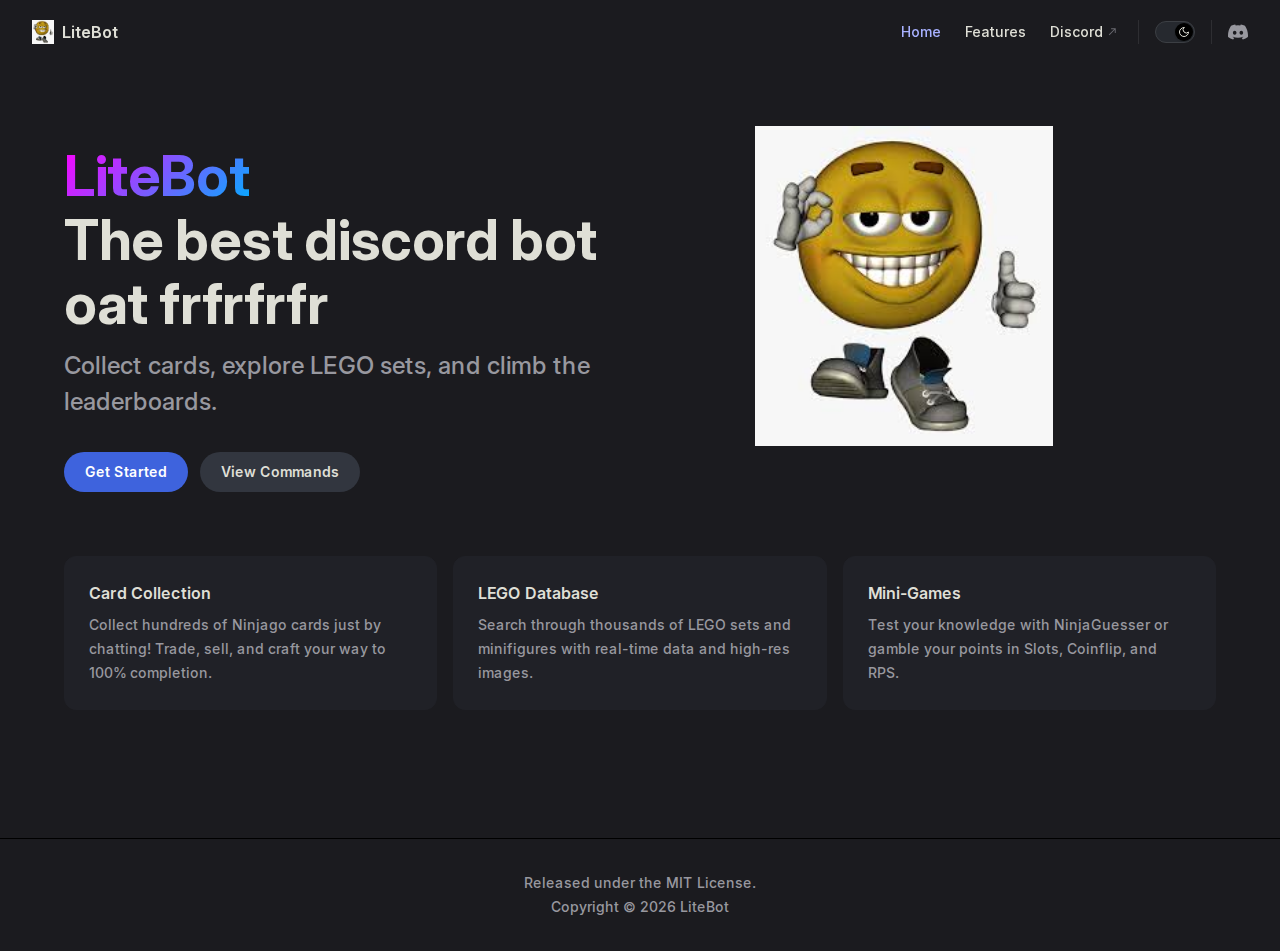
<file: index.html>
<!DOCTYPE html>
<html lang="en-US" dir="ltr">
  <head>
    <meta charset="utf-8">
    <meta name="viewport" content="width=device-width,initial-scale=1">
    <title>LiteBot Docs</title>
    <meta name="description" content="Official documentation for the LiteBot Discord Bot.">
    <meta name="generator" content="VitePress v2.0.0-alpha.15">
    <link rel="preload stylesheet" href="/assets/style.BRyjU9g_.css" as="style">
    <link rel="preload stylesheet" href="/vp-icons.css" as="style">
    
    <script type="module" src="/assets/app.GSi_ZM9m.js"></script>
    <link rel="preload" href="/assets/inter-roman-latin.Di8DUHzh.woff2" as="font" type="font/woff2" crossorigin="">
    <link rel="modulepreload" href="/assets/chunks/theme.BclhzT3L.js">
    <link rel="modulepreload" href="/assets/chunks/framework.BJEpWshW.js">
    <link rel="modulepreload" href="/assets/index.md.DLe4FAf2.lean.js">
    <script id="check-dark-mode">(()=>{const e=localStorage.getItem("vitepress-theme-appearance")||"dark",a=window.matchMedia("(prefers-color-scheme: dark)").matches;(!e||e==="auto"?a:e==="dark")&&document.documentElement.classList.add("dark")})();</script>
    <script id="check-mac-os">document.documentElement.classList.toggle("mac",/Mac|iPhone|iPod|iPad/i.test(navigator.platform));</script>
  </head>
  <body>
    <div id="app"><div class="Layout" data-v-1df9f90f><!--[--><!--]--><!--[--><span tabindex="-1" data-v-331ec75c></span><a href="#VPContent" class="VPSkipLink visually-hidden" data-v-331ec75c>Skip to content</a><!--]--><!----><header class="VPNav" data-v-1df9f90f data-v-da52a441><div class="VPNavBar" data-v-da52a441 data-v-70946a35><div class="wrapper" data-v-70946a35><div class="container" data-v-70946a35><div class="title" data-v-70946a35><div class="VPNavBarTitle" data-v-70946a35 data-v-1e38c6bc><a class="title" href="/" data-v-1e38c6bc><!--[--><!--]--><!--[--><img class="VPImage logo" src="/logo.jpg" alt data-v-8426fc1a><!--]--><span data-v-1e38c6bc>LiteBot</span><!--[--><!--]--></a></div></div><div class="content" data-v-70946a35><div class="content-body" data-v-70946a35><!--[--><!--]--><div class="VPNavBarSearch search" data-v-70946a35><!----></div><nav aria-labelledby="main-nav-aria-label" class="VPNavBarMenu menu" data-v-70946a35 data-v-39714824><span id="main-nav-aria-label" class="visually-hidden" data-v-39714824> Main Navigation </span><!--[--><!--[--><a class="VPLink link VPNavBarMenuLink active" href="/" tabindex="0" data-v-39714824 data-v-52a1d768><!--[--><span data-v-52a1d768>Home</span><!--]--></a><!--]--><!--[--><a class="VPLink link VPNavBarMenuLink" href="/features.html" tabindex="0" data-v-39714824 data-v-52a1d768><!--[--><span data-v-52a1d768>Features</span><!--]--></a><!--]--><!--[--><a class="VPLink link vp-external-link-icon VPNavBarMenuLink" href="https://discord.gg/jmeYYbBcsN" target="_blank" rel="noreferrer" tabindex="0" data-v-39714824 data-v-52a1d768><!--[--><span data-v-52a1d768>Discord</span><!--]--></a><!--]--><!--]--></nav><!----><div class="VPNavBarAppearance appearance" data-v-70946a35 data-v-6c893767><button class="VPSwitch VPSwitchAppearance" type="button" role="switch" title aria-checked="true" data-v-6c893767 data-v-5337faa4 data-v-1d5665e3><span class="check" data-v-1d5665e3><span class="icon" data-v-1d5665e3><!--[--><span class="vpi-sun sun" data-v-5337faa4></span><span class="vpi-moon moon" data-v-5337faa4></span><!--]--></span></span></button></div><div class="VPSocialLinks VPNavBarSocialLinks social-links" data-v-70946a35 data-v-0394ad82 data-v-d07f11e6><!--[--><a class="VPSocialLink no-icon" href="https://discord.gg/jmeYYbBcsN" aria-label="discord" target="_blank" rel="me noopener" data-v-d07f11e6 data-v-591a6b30><span class="vpi-social-discord"></span></a><!--]--></div><div class="VPFlyout VPNavBarExtra extra" data-v-70946a35 data-v-bf2fac68 data-v-42cb505d><button type="button" class="button" aria-haspopup="true" aria-expanded="false" aria-label="extra navigation" data-v-42cb505d><span class="vpi-more-horizontal icon" data-v-42cb505d></span></button><div class="menu" data-v-42cb505d><div class="VPMenu" data-v-42cb505d data-v-25a6cce8><!----><!--[--><!--[--><!----><div class="group" data-v-bf2fac68><div class="item appearance" data-v-bf2fac68><p class="label" data-v-bf2fac68>Appearance</p><div class="appearance-action" data-v-bf2fac68><button class="VPSwitch VPSwitchAppearance" type="button" role="switch" title aria-checked="true" data-v-bf2fac68 data-v-5337faa4 data-v-1d5665e3><span class="check" data-v-1d5665e3><span class="icon" data-v-1d5665e3><!--[--><span class="vpi-sun sun" data-v-5337faa4></span><span class="vpi-moon moon" data-v-5337faa4></span><!--]--></span></span></button></div></div></div><div class="group" data-v-bf2fac68><div class="item social-links" data-v-bf2fac68><div class="VPSocialLinks social-links-list" data-v-bf2fac68 data-v-d07f11e6><!--[--><a class="VPSocialLink no-icon" href="https://discord.gg/jmeYYbBcsN" aria-label="discord" target="_blank" rel="me noopener" data-v-d07f11e6 data-v-591a6b30><span class="vpi-social-discord"></span></a><!--]--></div></div></div><!--]--><!--]--></div></div></div><!--[--><!--]--><button type="button" class="VPNavBarHamburger hamburger" aria-label="mobile navigation" aria-expanded="false" aria-controls="VPNavScreen" data-v-70946a35 data-v-e5dd9c1c><span class="container" data-v-e5dd9c1c><span class="top" data-v-e5dd9c1c></span><span class="middle" data-v-e5dd9c1c></span><span class="bottom" data-v-e5dd9c1c></span></span></button></div></div></div></div><div class="divider" data-v-70946a35><div class="divider-line" data-v-70946a35></div></div></div><!----></header><!----><!----><div class="VPContent is-home" id="VPContent" data-v-1df9f90f data-v-c87f25bf><div class="VPHome" data-v-c87f25bf data-v-8b561e3d><!--[--><!--]--><div class="VPHero has-image VPHomeHero" data-v-8b561e3d data-v-1e96e9e8><div class="container" data-v-1e96e9e8><div class="main" data-v-1e96e9e8><!--[--><!--]--><!--[--><h1 class="heading" data-v-1e96e9e8><span class="name clip" data-v-1e96e9e8>LiteBot</span><span class="text" data-v-1e96e9e8>The best discord bot oat frfrfrfr</span></h1><p class="tagline" data-v-1e96e9e8>Collect cards, explore LEGO sets, and climb the leaderboards.</p><!--]--><!--[--><!--]--><div class="actions" data-v-1e96e9e8><!--[--><div class="action" data-v-1e96e9e8><a class="VPButton medium brand" href="/features.html" data-v-1e96e9e8 data-v-01bff58b><!--[-->Get Started<!--]--></a></div><div class="action" data-v-1e96e9e8><a class="VPButton medium alt" href="/features.html#all-commands" data-v-1e96e9e8 data-v-01bff58b><!--[-->View Commands<!--]--></a></div><!--]--></div><!--[--><!--]--></div><div class="image" data-v-1e96e9e8><div class="image-container" data-v-1e96e9e8><div class="image-bg" data-v-1e96e9e8></div><!--[--><!--[--><img class="VPImage image-src" src="/logo.jpg" alt="NinjaBot Logo" data-v-8426fc1a><!--]--><!--]--></div></div></div></div><!--[--><!--]--><!--[--><!--]--><div class="VPFeatures VPHomeFeatures" data-v-8b561e3d data-v-a6181336><div class="container" data-v-a6181336><div class="items" data-v-a6181336><!--[--><div class="grid-3 item" data-v-a6181336><div class="VPLink no-icon VPFeature" data-v-a6181336 data-v-5219619b><!--[--><article class="box" data-v-5219619b><!----><h2 class="title" data-v-5219619b>Card Collection</h2><p class="details" data-v-5219619b>Collect hundreds of Ninjago cards just by chatting! Trade, sell, and craft your way to 100% completion.</p><!----></article><!--]--></div></div><div class="grid-3 item" data-v-a6181336><div class="VPLink no-icon VPFeature" data-v-a6181336 data-v-5219619b><!--[--><article class="box" data-v-5219619b><!----><h2 class="title" data-v-5219619b>LEGO Database</h2><p class="details" data-v-5219619b>Search through thousands of LEGO sets and minifigures with real-time data and high-res images.</p><!----></article><!--]--></div></div><div class="grid-3 item" data-v-a6181336><div class="VPLink no-icon VPFeature" data-v-a6181336 data-v-5219619b><!--[--><article class="box" data-v-5219619b><!----><h2 class="title" data-v-5219619b>Mini-Games</h2><p class="details" data-v-5219619b>Test your knowledge with NinjaGuesser or gamble your points in Slots, Coinflip, and RPS.</p><!----></article><!--]--></div></div><!--]--></div></div></div><!--[--><!--]--><div class="vp-doc container" style="" data-v-8b561e3d data-v-8e2d4988><!--[--><div style="position:relative;" data-v-8b561e3d><div></div></div><!--]--></div></div></div><footer class="VPFooter" data-v-1df9f90f data-v-c3855bb3><div class="container" data-v-c3855bb3><p class="message" data-v-c3855bb3>Released under the MIT License.</p><p class="copyright" data-v-c3855bb3>Copyright © 2026 LiteBot</p></div></footer><!--[--><!--]--></div></div>
    <script>window.__VP_HASH_MAP__=JSON.parse("{\"api-examples.md\":\"BtYumlJK\",\"features.md\":\"DwQO0Xt3\",\"getting-started.md\":\"DFEbPFCl\",\"index.md\":\"DLe4FAf2\",\"markdown-examples.md\":\"-gjX6y3P\"}");window.__VP_SITE_DATA__=JSON.parse("{\"lang\":\"en-US\",\"dir\":\"ltr\",\"title\":\"LiteBot Docs\",\"description\":\"Official documentation for the LiteBot Discord Bot.\",\"base\":\"/\",\"head\":[],\"router\":{\"prefetchLinks\":true},\"appearance\":\"dark\",\"themeConfig\":{\"logo\":\"/logo.jpg\",\"siteTitle\":\"LiteBot\",\"nav\":[{\"text\":\"Home\",\"link\":\"/\"},{\"text\":\"Features\",\"link\":\"/features\"},{\"text\":\"Discord\",\"link\":\"https://discord.gg/jmeYYbBcsN\"}],\"sidebar\":[{\"text\":\"Getting Started\",\"items\":[{\"text\":\"Home\",\"link\":\"/\"},{\"text\":\"All Features\",\"link\":\"/features\"}]}],\"socialLinks\":[{\"icon\":\"discord\",\"link\":\"https://discord.gg/jmeYYbBcsN\"}],\"footer\":{\"message\":\"Released under the MIT License.\",\"copyright\":\"Copyright © 2026 LiteBot\"}},\"locales\":{},\"scrollOffset\":134,\"cleanUrls\":false,\"additionalConfig\":{}}");</script>
    
  </body>
</html>
</file>
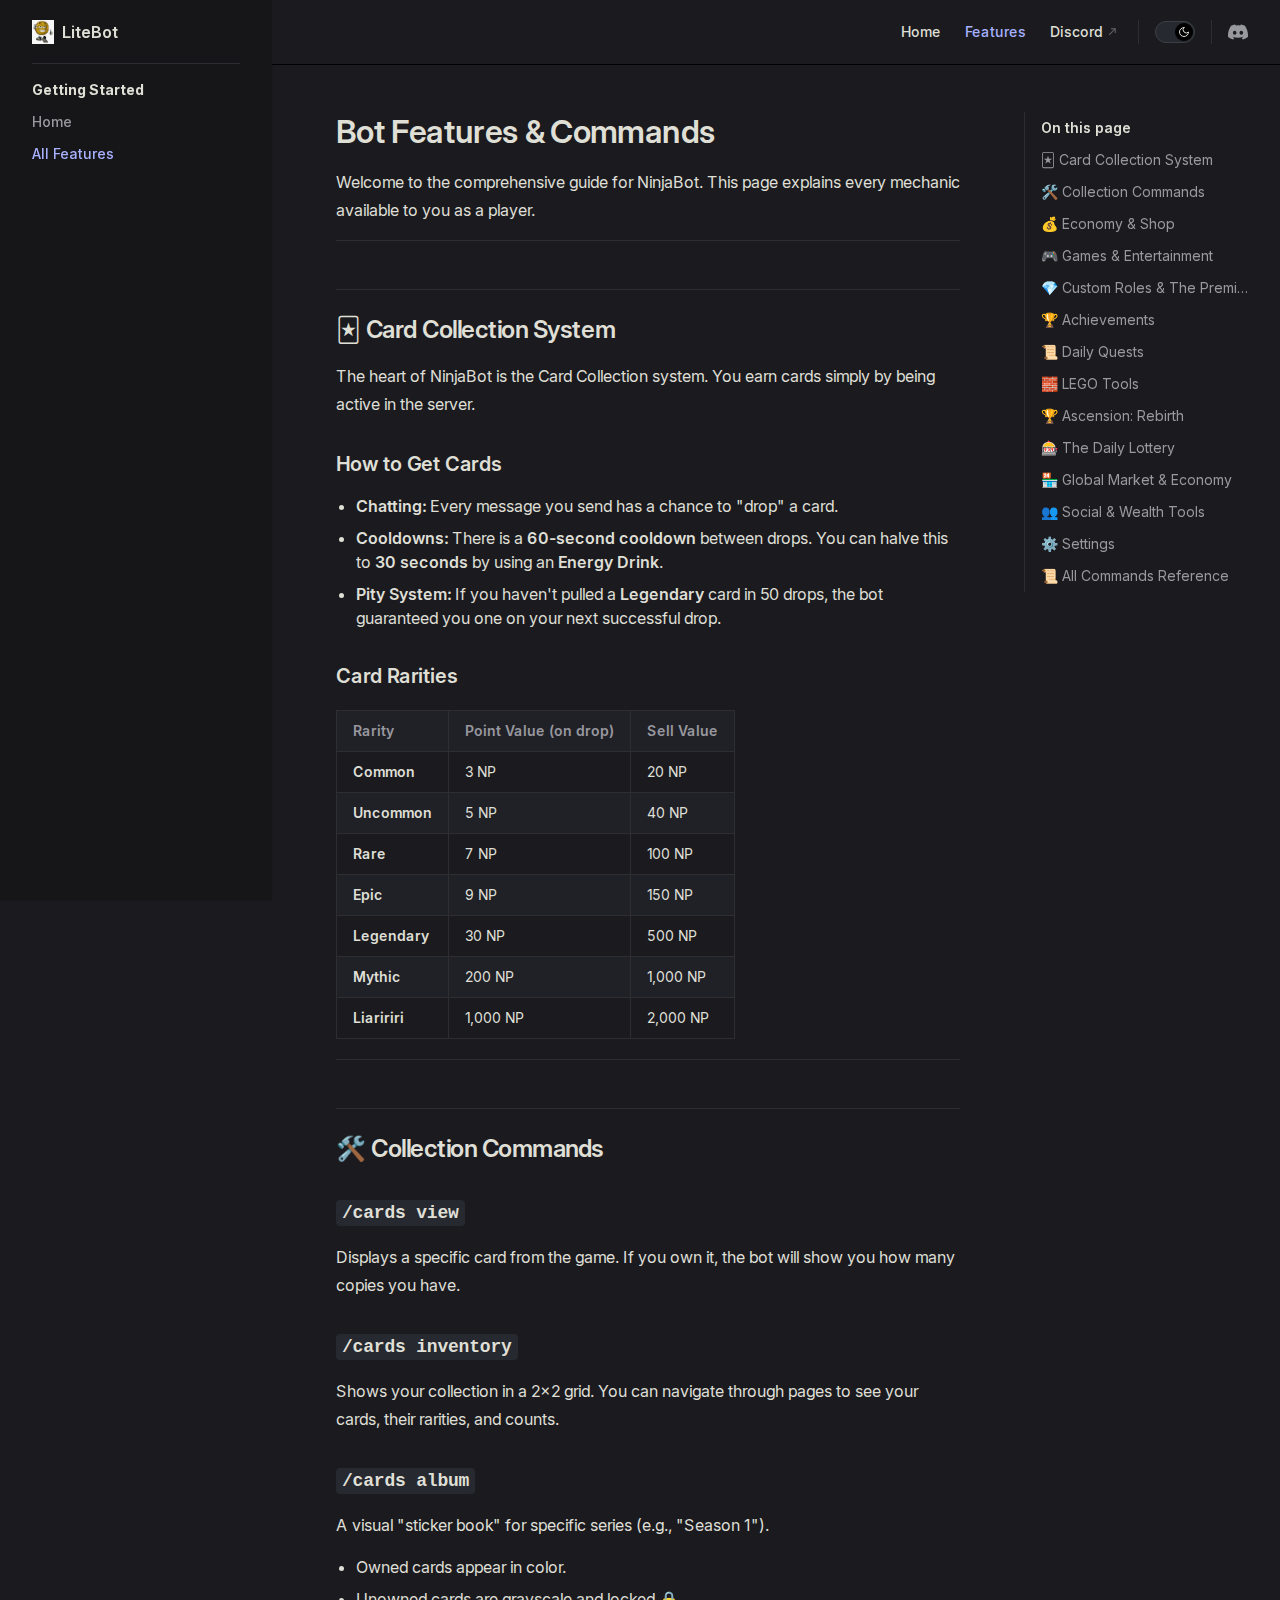
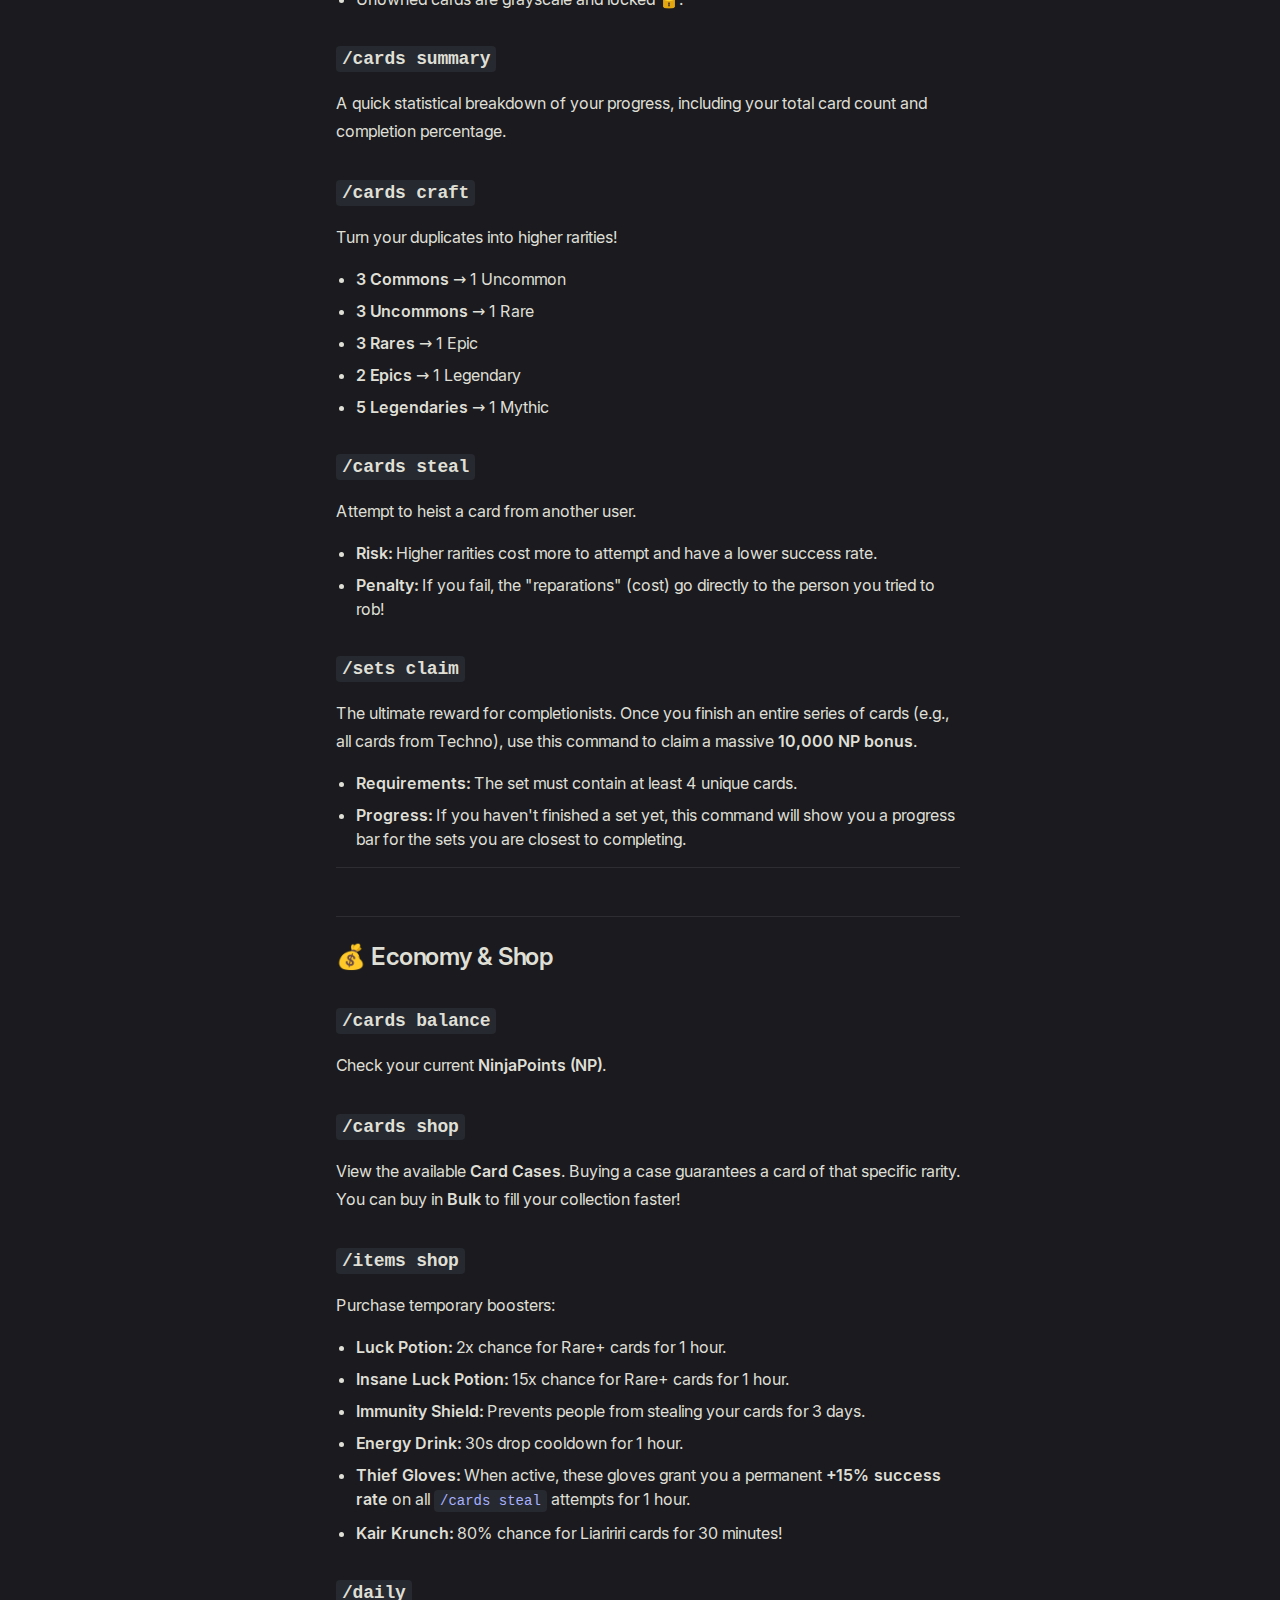
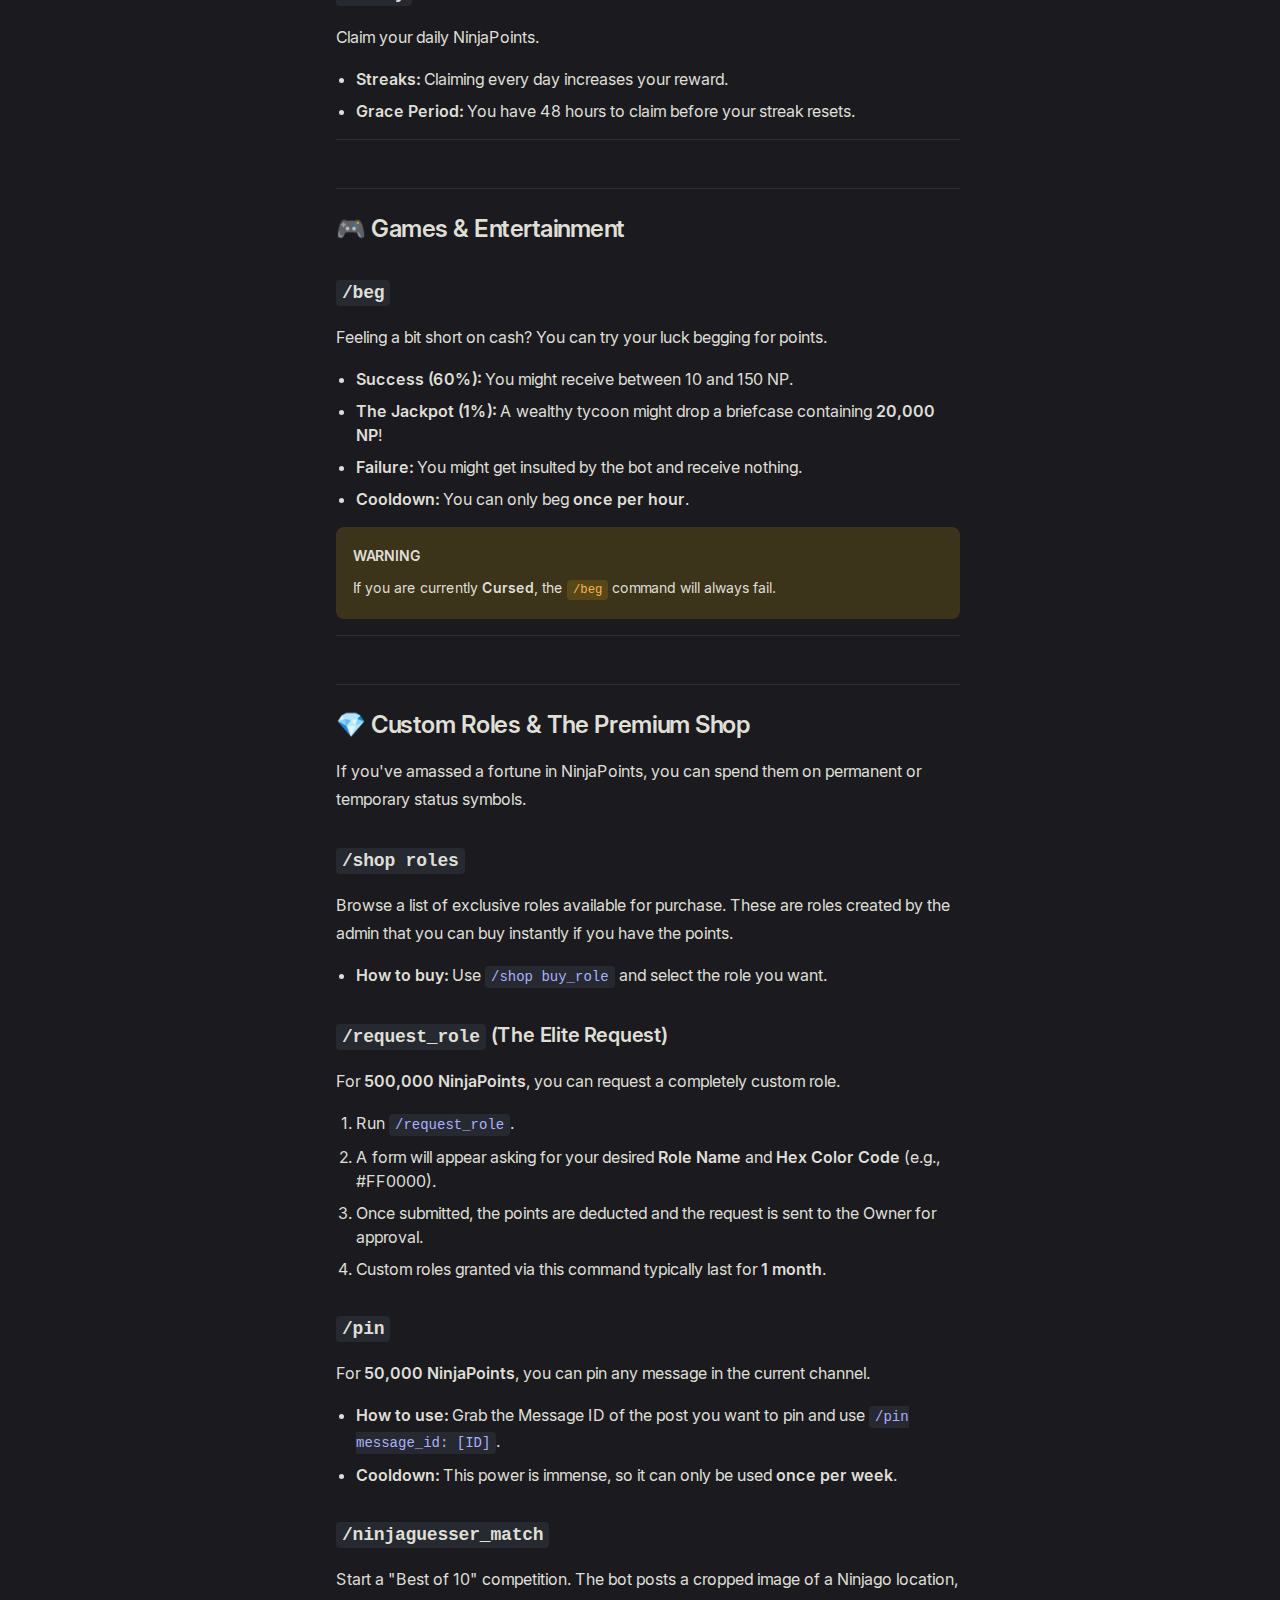
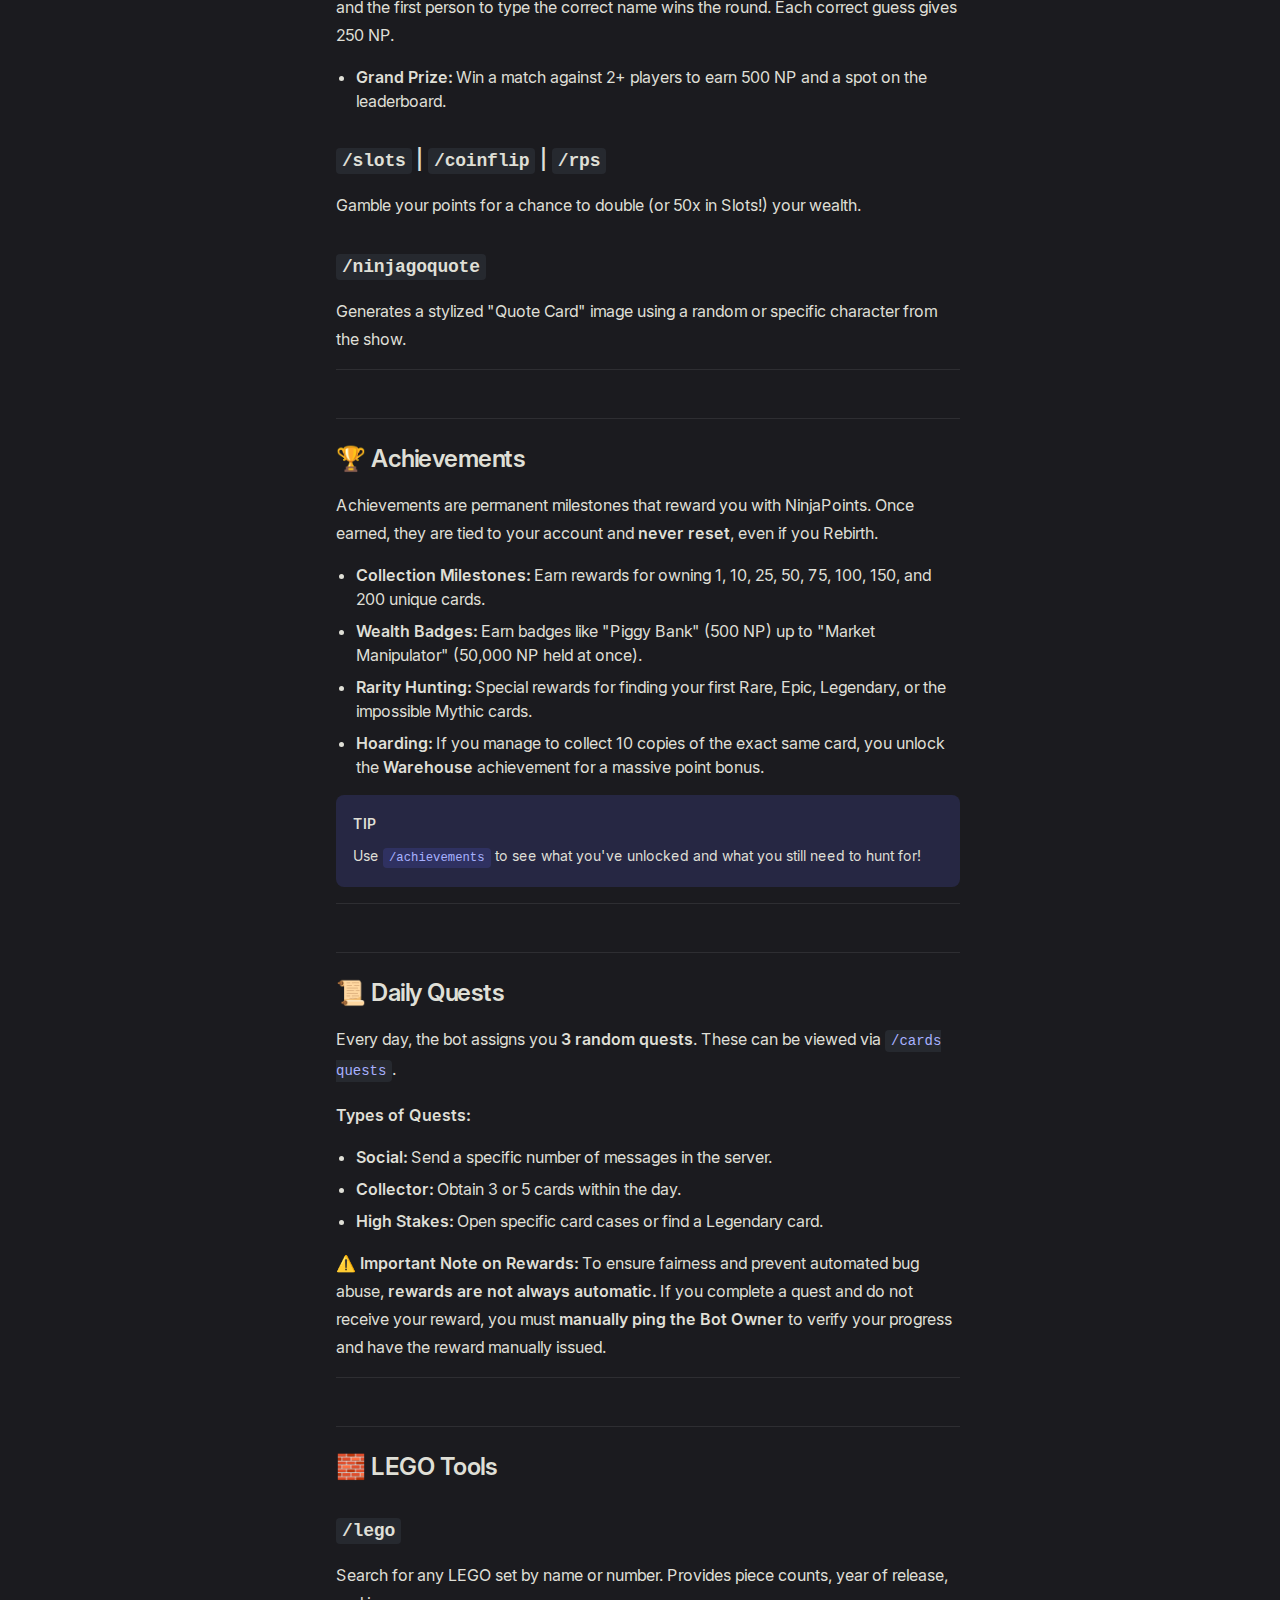
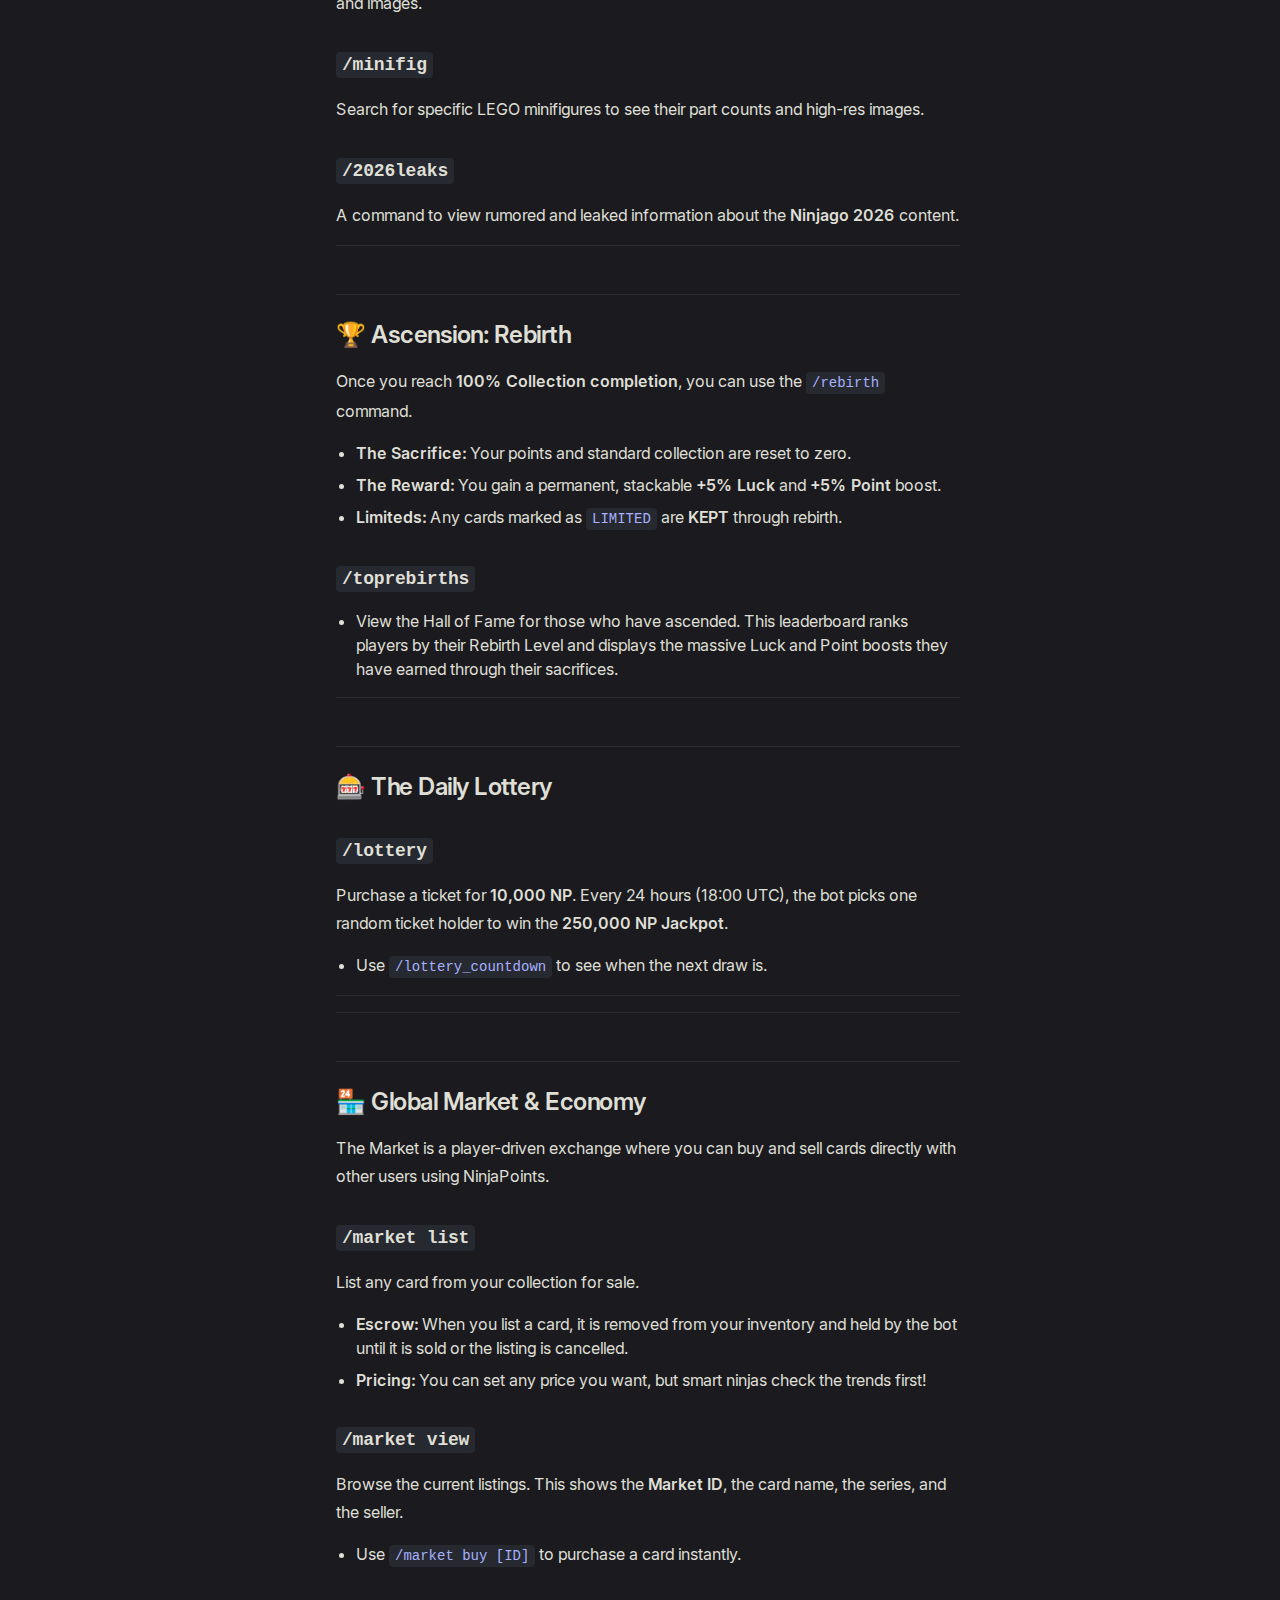
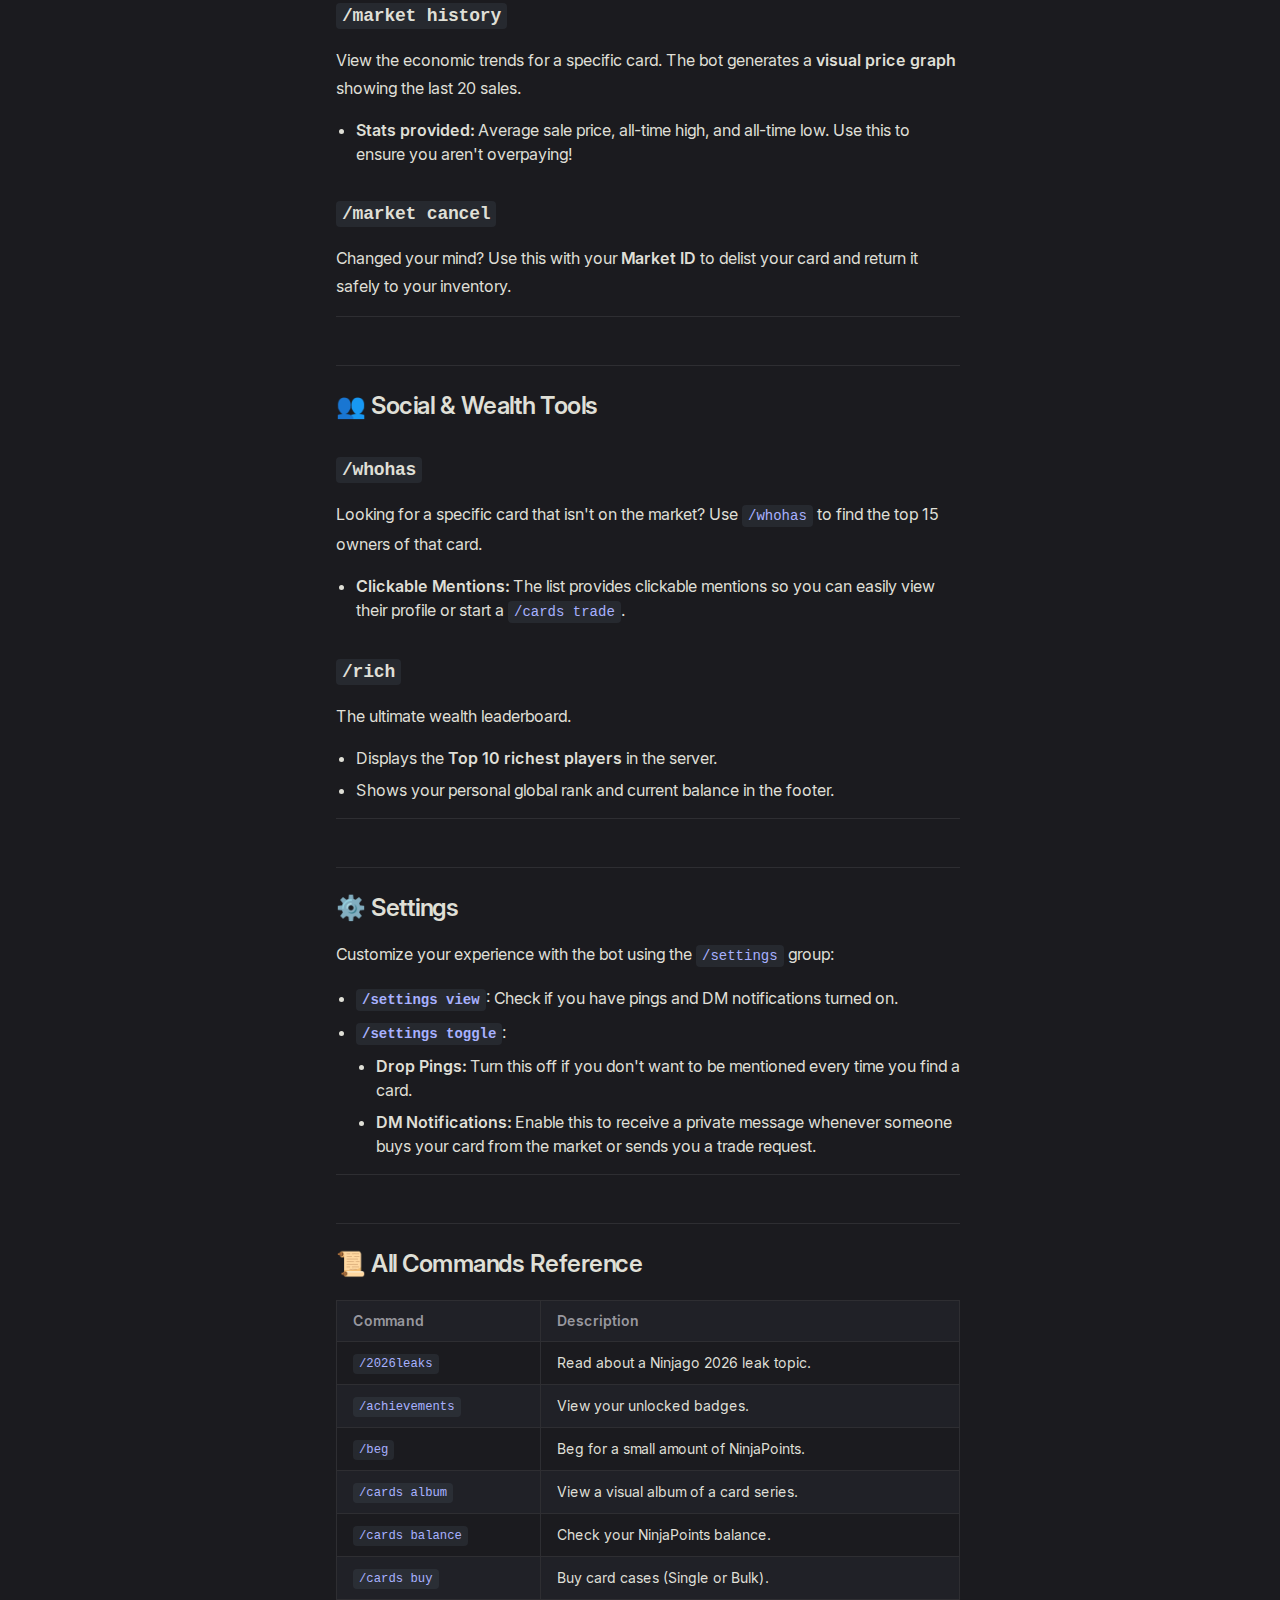
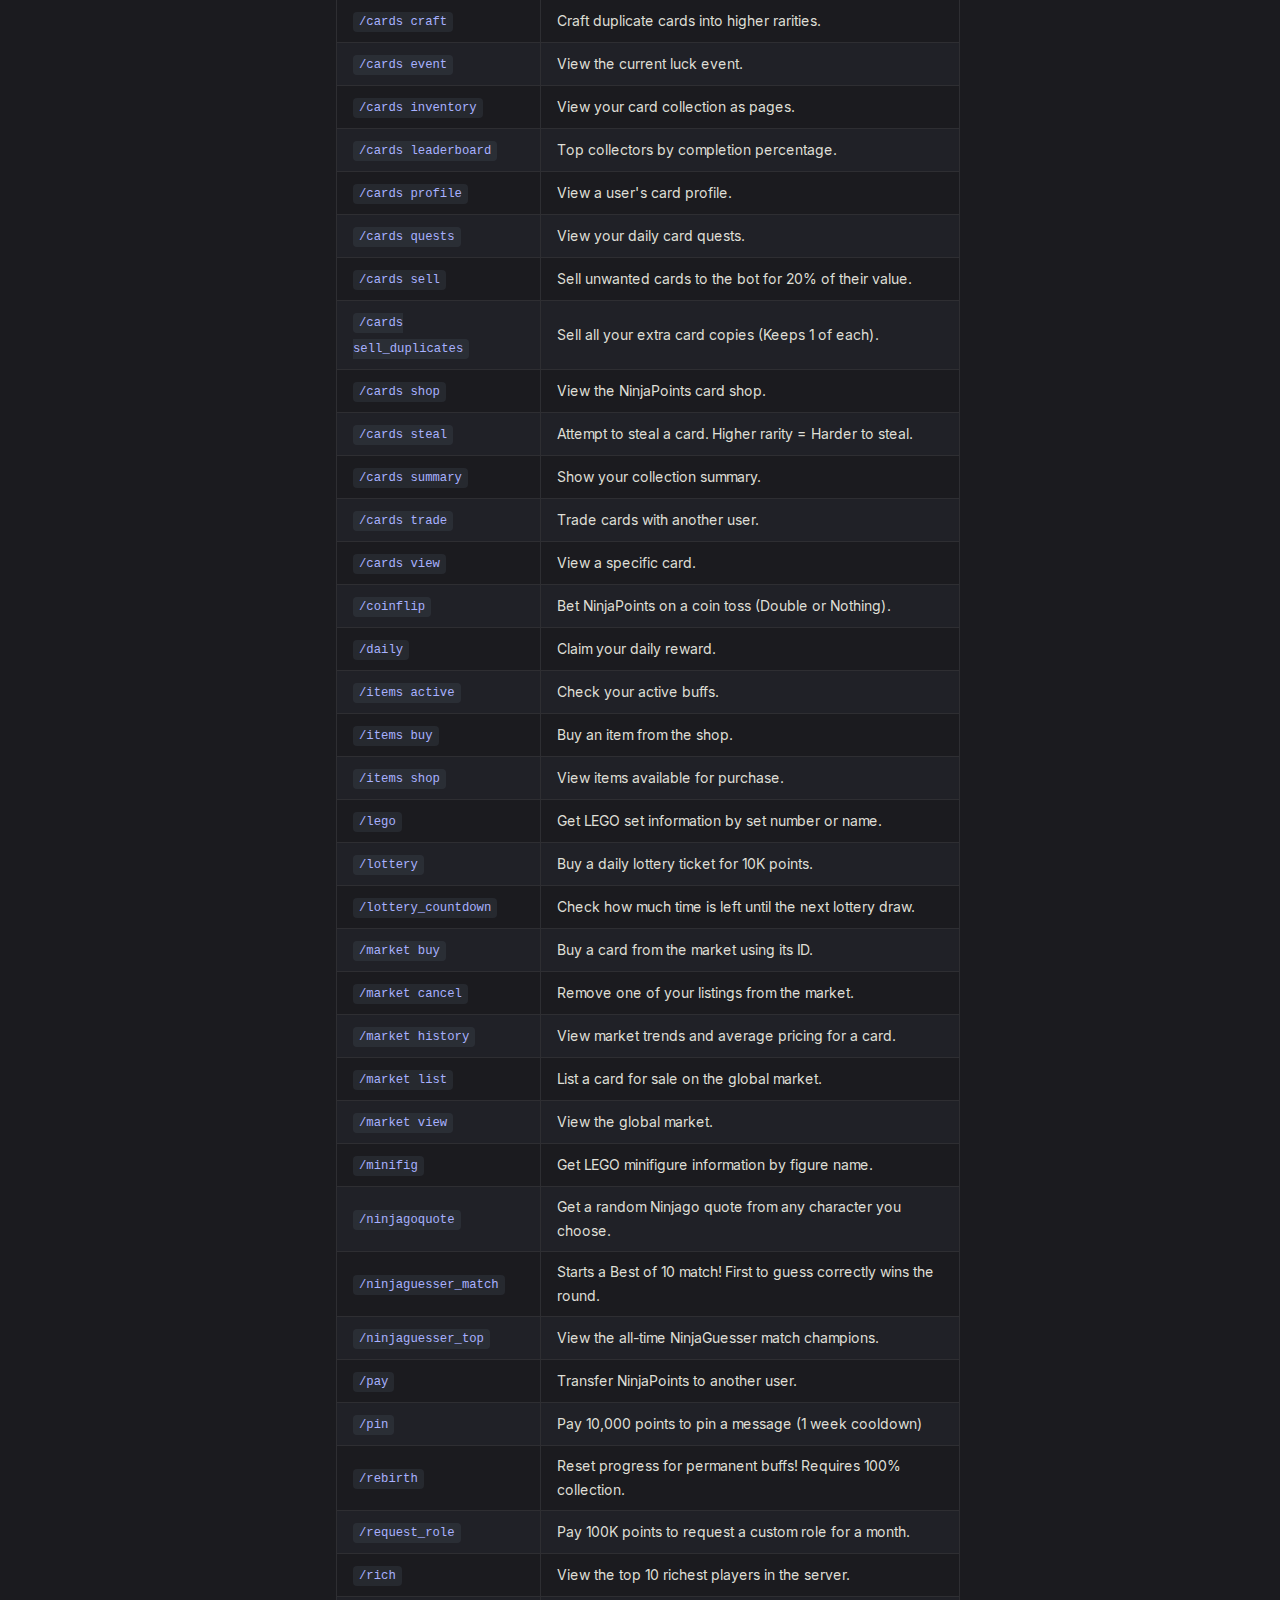
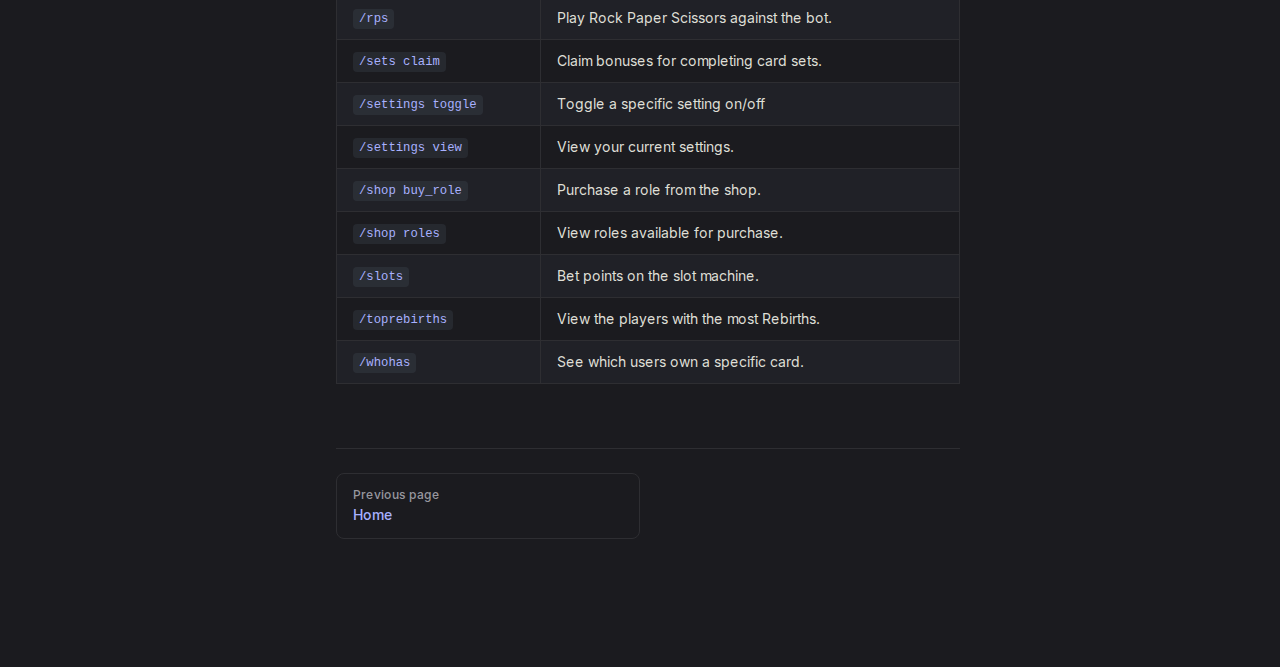
<file: features.html>
<!DOCTYPE html>
<html lang="en-US" dir="ltr">
  <head>
    <meta charset="utf-8">
    <meta name="viewport" content="width=device-width,initial-scale=1">
    <title>Bot Features &amp; Commands | LiteBot Docs</title>
    <meta name="description" content="Official documentation for the LiteBot Discord Bot.">
    <meta name="generator" content="VitePress v2.0.0-alpha.15">
    <link rel="preload stylesheet" href="/assets/style.BRyjU9g_.css" as="style">
    <link rel="preload stylesheet" href="/vp-icons.css" as="style">
    
    <script type="module" src="/assets/app.GSi_ZM9m.js"></script>
    <link rel="preload" href="/assets/inter-roman-latin.Di8DUHzh.woff2" as="font" type="font/woff2" crossorigin="">
    <link rel="modulepreload" href="/assets/chunks/theme.BclhzT3L.js">
    <link rel="modulepreload" href="/assets/chunks/framework.BJEpWshW.js">
    <link rel="modulepreload" href="/assets/features.md.DwQO0Xt3.lean.js">
    <script id="check-dark-mode">(()=>{const e=localStorage.getItem("vitepress-theme-appearance")||"dark",a=window.matchMedia("(prefers-color-scheme: dark)").matches;(!e||e==="auto"?a:e==="dark")&&document.documentElement.classList.add("dark")})();</script>
    <script id="check-mac-os">document.documentElement.classList.toggle("mac",/Mac|iPhone|iPod|iPad/i.test(navigator.platform));</script>
  </head>
  <body>
    <div id="app"><div class="Layout" data-v-1df9f90f><!--[--><!--]--><!--[--><span tabindex="-1" data-v-331ec75c></span><a href="#VPContent" class="VPSkipLink visually-hidden" data-v-331ec75c>Skip to content</a><!--]--><!----><header class="VPNav" data-v-1df9f90f data-v-da52a441><div class="VPNavBar" data-v-da52a441 data-v-70946a35><div class="wrapper" data-v-70946a35><div class="container" data-v-70946a35><div class="title" data-v-70946a35><div class="VPNavBarTitle has-sidebar" data-v-70946a35 data-v-1e38c6bc><a class="title" href="/" data-v-1e38c6bc><!--[--><!--]--><!--[--><img class="VPImage logo" src="/logo.jpg" alt data-v-8426fc1a><!--]--><span data-v-1e38c6bc>LiteBot</span><!--[--><!--]--></a></div></div><div class="content" data-v-70946a35><div class="content-body" data-v-70946a35><!--[--><!--]--><div class="VPNavBarSearch search" data-v-70946a35><!----></div><nav aria-labelledby="main-nav-aria-label" class="VPNavBarMenu menu" data-v-70946a35 data-v-39714824><span id="main-nav-aria-label" class="visually-hidden" data-v-39714824> Main Navigation </span><!--[--><!--[--><a class="VPLink link VPNavBarMenuLink" href="/" tabindex="0" data-v-39714824 data-v-52a1d768><!--[--><span data-v-52a1d768>Home</span><!--]--></a><!--]--><!--[--><a class="VPLink link VPNavBarMenuLink active" href="/features.html" tabindex="0" data-v-39714824 data-v-52a1d768><!--[--><span data-v-52a1d768>Features</span><!--]--></a><!--]--><!--[--><a class="VPLink link vp-external-link-icon VPNavBarMenuLink" href="https://discord.gg/jmeYYbBcsN" target="_blank" rel="noreferrer" tabindex="0" data-v-39714824 data-v-52a1d768><!--[--><span data-v-52a1d768>Discord</span><!--]--></a><!--]--><!--]--></nav><!----><div class="VPNavBarAppearance appearance" data-v-70946a35 data-v-6c893767><button class="VPSwitch VPSwitchAppearance" type="button" role="switch" title aria-checked="true" data-v-6c893767 data-v-5337faa4 data-v-1d5665e3><span class="check" data-v-1d5665e3><span class="icon" data-v-1d5665e3><!--[--><span class="vpi-sun sun" data-v-5337faa4></span><span class="vpi-moon moon" data-v-5337faa4></span><!--]--></span></span></button></div><div class="VPSocialLinks VPNavBarSocialLinks social-links" data-v-70946a35 data-v-0394ad82 data-v-d07f11e6><!--[--><a class="VPSocialLink no-icon" href="https://discord.gg/jmeYYbBcsN" aria-label="discord" target="_blank" rel="me noopener" data-v-d07f11e6 data-v-591a6b30><span class="vpi-social-discord"></span></a><!--]--></div><div class="VPFlyout VPNavBarExtra extra" data-v-70946a35 data-v-bf2fac68 data-v-42cb505d><button type="button" class="button" aria-haspopup="true" aria-expanded="false" aria-label="extra navigation" data-v-42cb505d><span class="vpi-more-horizontal icon" data-v-42cb505d></span></button><div class="menu" data-v-42cb505d><div class="VPMenu" data-v-42cb505d data-v-25a6cce8><!----><!--[--><!--[--><!----><div class="group" data-v-bf2fac68><div class="item appearance" data-v-bf2fac68><p class="label" data-v-bf2fac68>Appearance</p><div class="appearance-action" data-v-bf2fac68><button class="VPSwitch VPSwitchAppearance" type="button" role="switch" title aria-checked="true" data-v-bf2fac68 data-v-5337faa4 data-v-1d5665e3><span class="check" data-v-1d5665e3><span class="icon" data-v-1d5665e3><!--[--><span class="vpi-sun sun" data-v-5337faa4></span><span class="vpi-moon moon" data-v-5337faa4></span><!--]--></span></span></button></div></div></div><div class="group" data-v-bf2fac68><div class="item social-links" data-v-bf2fac68><div class="VPSocialLinks social-links-list" data-v-bf2fac68 data-v-d07f11e6><!--[--><a class="VPSocialLink no-icon" href="https://discord.gg/jmeYYbBcsN" aria-label="discord" target="_blank" rel="me noopener" data-v-d07f11e6 data-v-591a6b30><span class="vpi-social-discord"></span></a><!--]--></div></div></div><!--]--><!--]--></div></div></div><!--[--><!--]--><button type="button" class="VPNavBarHamburger hamburger" aria-label="mobile navigation" aria-expanded="false" aria-controls="VPNavScreen" data-v-70946a35 data-v-e5dd9c1c><span class="container" data-v-e5dd9c1c><span class="top" data-v-e5dd9c1c></span><span class="middle" data-v-e5dd9c1c></span><span class="bottom" data-v-e5dd9c1c></span></span></button></div></div></div></div><div class="divider" data-v-70946a35><div class="divider-line" data-v-70946a35></div></div></div><!----></header><div class="VPLocalNav has-sidebar empty" data-v-1df9f90f data-v-db738f89><div class="container" data-v-db738f89><button class="menu" aria-expanded="false" aria-controls="VPSidebarNav" data-v-db738f89><span class="vpi-align-left menu-icon" data-v-db738f89></span><span class="menu-text" data-v-db738f89>Menu</span></button><div class="VPLocalNavOutlineDropdown" style="--vp-vh:0px;" data-v-db738f89 data-v-0bf0e06f><button data-v-0bf0e06f>Return to top</button><!----></div></div></div><aside class="VPSidebar" data-v-1df9f90f data-v-af661f50><div class="curtain" data-v-af661f50></div><nav class="nav" id="VPSidebarNav" aria-labelledby="sidebar-aria-label" tabindex="-1" data-v-af661f50><span class="visually-hidden" id="sidebar-aria-label" data-v-af661f50> Sidebar Navigation </span><!--[--><!--]--><!--[--><div class="no-transition group" data-v-8d50c081><section class="VPSidebarItem level-0 has-active" data-v-8d50c081 data-v-d81de50c><div class="item" role="button" tabindex="0" data-v-d81de50c><div class="indicator" data-v-d81de50c></div><h2 class="text" data-v-d81de50c>Getting Started</h2><!----></div><div class="items" data-v-d81de50c><!--[--><div class="VPSidebarItem level-1 is-link" data-v-d81de50c data-v-d81de50c><div class="item" data-v-d81de50c><div class="indicator" data-v-d81de50c></div><a class="VPLink link link" href="/" data-v-d81de50c><!--[--><p class="text" data-v-d81de50c>Home</p><!--]--></a><!----></div><!----></div><div class="VPSidebarItem level-1 is-link" data-v-d81de50c data-v-d81de50c><div class="item" data-v-d81de50c><div class="indicator" data-v-d81de50c></div><a class="VPLink link link" href="/features.html" data-v-d81de50c><!--[--><p class="text" data-v-d81de50c>All Features</p><!--]--></a><!----></div><!----></div><!--]--></div></section></div><!--]--><!--[--><!--]--></nav></aside><div class="VPContent has-sidebar" id="VPContent" data-v-1df9f90f data-v-c87f25bf><div class="VPDoc has-sidebar has-aside" data-v-c87f25bf data-v-7011f0d8><!--[--><!--]--><div class="container" data-v-7011f0d8><div class="aside" data-v-7011f0d8><div class="aside-curtain" data-v-7011f0d8></div><div class="aside-container" data-v-7011f0d8><div class="aside-content" data-v-7011f0d8><div class="VPDocAside" data-v-7011f0d8 data-v-3f215769><!--[--><!--]--><!--[--><!--]--><nav aria-labelledby="doc-outline-aria-label" class="VPDocAsideOutline" data-v-3f215769 data-v-60d5052e><div class="content" data-v-60d5052e><div class="outline-marker" data-v-60d5052e></div><div aria-level="2" class="outline-title" id="doc-outline-aria-label" role="heading" data-v-60d5052e>On this page</div><ul class="VPDocOutlineItem root" data-v-60d5052e data-v-1ce71065><!--[--><!--]--></ul></div></nav><!--[--><!--]--><div class="spacer" data-v-3f215769></div><!--[--><!--]--><!----><!--[--><!--]--><!--[--><!--]--></div></div></div></div><div class="content" data-v-7011f0d8><div class="content-container" data-v-7011f0d8><!--[--><!--]--><main class="main" data-v-7011f0d8><div style="position:relative;" class="vp-doc _features" data-v-7011f0d8><div><h1 id="bot-features-commands" tabindex="-1">Bot Features &amp; Commands <a class="header-anchor" href="#bot-features-commands" aria-label="Permalink to “Bot Features &amp; Commands”">​</a></h1><p>Welcome to the comprehensive guide for NinjaBot. This page explains every mechanic available to you as a player.</p><hr><h2 id="🃏-card-collection-system" tabindex="-1">🃏 Card Collection System <a class="header-anchor" href="#🃏-card-collection-system" aria-label="Permalink to “🃏 Card Collection System”">​</a></h2><p>The heart of NinjaBot is the Card Collection system. You earn cards simply by being active in the server.</p><h3 id="how-to-get-cards" tabindex="-1">How to Get Cards <a class="header-anchor" href="#how-to-get-cards" aria-label="Permalink to “How to Get Cards”">​</a></h3><ul><li><strong>Chatting:</strong> Every message you send has a chance to &quot;drop&quot; a card.</li><li><strong>Cooldowns:</strong> There is a <strong>60-second cooldown</strong> between drops. You can halve this to <strong>30 seconds</strong> by using an <strong>Energy Drink</strong>.</li><li><strong>Pity System:</strong> If you haven&#39;t pulled a <strong>Legendary</strong> card in 50 drops, the bot guaranteed you one on your next successful drop.</li></ul><h3 id="card-rarities" tabindex="-1">Card Rarities <a class="header-anchor" href="#card-rarities" aria-label="Permalink to “Card Rarities”">​</a></h3><table tabindex="0"><thead><tr><th style="text-align:left;">Rarity</th><th style="text-align:left;">Point Value (on drop)</th><th style="text-align:left;">Sell Value</th></tr></thead><tbody><tr><td style="text-align:left;"><strong>Common</strong></td><td style="text-align:left;">3 NP</td><td style="text-align:left;">20 NP</td></tr><tr><td style="text-align:left;"><strong>Uncommon</strong></td><td style="text-align:left;">5 NP</td><td style="text-align:left;">40 NP</td></tr><tr><td style="text-align:left;"><strong>Rare</strong></td><td style="text-align:left;">7 NP</td><td style="text-align:left;">100 NP</td></tr><tr><td style="text-align:left;"><strong>Epic</strong></td><td style="text-align:left;">9 NP</td><td style="text-align:left;">150 NP</td></tr><tr><td style="text-align:left;"><strong>Legendary</strong></td><td style="text-align:left;">30 NP</td><td style="text-align:left;">500 NP</td></tr><tr><td style="text-align:left;"><strong>Mythic</strong></td><td style="text-align:left;">200 NP</td><td style="text-align:left;">1,000 NP</td></tr><tr><td style="text-align:left;"><strong>Liaririri</strong></td><td style="text-align:left;">1,000 NP</td><td style="text-align:left;">2,000 NP</td></tr></tbody></table><hr><h2 id="🛠️-collection-commands" tabindex="-1">🛠️ Collection Commands <a class="header-anchor" href="#🛠️-collection-commands" aria-label="Permalink to “🛠️ Collection Commands”">​</a></h2><h3 id="cards-view" tabindex="-1"><code>/cards view</code> <a class="header-anchor" href="#cards-view" aria-label="Permalink to “/cards view”">​</a></h3><p>Displays a specific card from the game. If you own it, the bot will show you how many copies you have.</p><h3 id="cards-inventory" tabindex="-1"><code>/cards inventory</code> <a class="header-anchor" href="#cards-inventory" aria-label="Permalink to “/cards inventory”">​</a></h3><p>Shows your collection in a 2x2 grid. You can navigate through pages to see your cards, their rarities, and counts.</p><h3 id="cards-album" tabindex="-1"><code>/cards album</code> <a class="header-anchor" href="#cards-album" aria-label="Permalink to “/cards album”">​</a></h3><p>A visual &quot;sticker book&quot; for specific series (e.g., &quot;Season 1&quot;).</p><ul><li>Owned cards appear in color.</li><li>Unowned cards are grayscale and locked 🔒.</li></ul><h3 id="cards-summary" tabindex="-1"><code>/cards summary</code> <a class="header-anchor" href="#cards-summary" aria-label="Permalink to “/cards summary”">​</a></h3><p>A quick statistical breakdown of your progress, including your total card count and completion percentage.</p><h3 id="cards-craft" tabindex="-1"><code>/cards craft</code> <a class="header-anchor" href="#cards-craft" aria-label="Permalink to “/cards craft”">​</a></h3><p>Turn your duplicates into higher rarities!</p><ul><li><strong>3 Commons</strong> → 1 Uncommon</li><li><strong>3 Uncommons</strong> → 1 Rare</li><li><strong>3 Rares</strong> → 1 Epic</li><li><strong>2 Epics</strong> → 1 Legendary</li><li><strong>5 Legendaries</strong> → 1 Mythic</li></ul><h3 id="cards-steal" tabindex="-1"><code>/cards steal</code> <a class="header-anchor" href="#cards-steal" aria-label="Permalink to “/cards steal”">​</a></h3><p>Attempt to heist a card from another user.</p><ul><li><strong>Risk:</strong> Higher rarities cost more to attempt and have a lower success rate.</li><li><strong>Penalty:</strong> If you fail, the &quot;reparations&quot; (cost) go directly to the person you tried to rob!</li></ul><h3 id="sets-claim" tabindex="-1"><code>/sets claim</code> <a class="header-anchor" href="#sets-claim" aria-label="Permalink to “/sets claim”">​</a></h3><p>The ultimate reward for completionists. Once you finish an entire series of cards (e.g., all cards from Techno), use this command to claim a massive <strong>10,000 NP bonus</strong>.</p><ul><li><strong>Requirements:</strong> The set must contain at least 4 unique cards.</li><li><strong>Progress:</strong> If you haven&#39;t finished a set yet, this command will show you a progress bar for the sets you are closest to completing.</li></ul><hr><h2 id="💰-economy-shop" tabindex="-1">💰 Economy &amp; Shop <a class="header-anchor" href="#💰-economy-shop" aria-label="Permalink to “💰 Economy &amp; Shop”">​</a></h2><h3 id="cards-balance" tabindex="-1"><code>/cards balance</code> <a class="header-anchor" href="#cards-balance" aria-label="Permalink to “/cards balance”">​</a></h3><p>Check your current <strong>NinjaPoints (NP)</strong>.</p><h3 id="cards-shop" tabindex="-1"><code>/cards shop</code> <a class="header-anchor" href="#cards-shop" aria-label="Permalink to “/cards shop”">​</a></h3><p>View the available <strong>Card Cases</strong>. Buying a case guarantees a card of that specific rarity. You can buy in <strong>Bulk</strong> to fill your collection faster!</p><h3 id="items-shop" tabindex="-1"><code>/items shop</code> <a class="header-anchor" href="#items-shop" aria-label="Permalink to “/items shop”">​</a></h3><p>Purchase temporary boosters:</p><ul><li><strong>Luck Potion:</strong> 2x chance for Rare+ cards for 1 hour.</li><li><strong>Insane Luck Potion:</strong> 15x chance for Rare+ cards for 1 hour.</li><li><strong>Immunity Shield:</strong> Prevents people from stealing your cards for 3 days.</li><li><strong>Energy Drink:</strong> 30s drop cooldown for 1 hour.</li><li><strong>Thief Gloves:</strong> When active, these gloves grant you a permanent <strong>+15% success rate</strong> on all <code>/cards steal</code> attempts for 1 hour.</li><li><strong>Kair Krunch:</strong> 80% chance for Liaririri cards for 30 minutes!</li></ul><h3 id="daily" tabindex="-1"><code>/daily</code> <a class="header-anchor" href="#daily" aria-label="Permalink to “/daily”">​</a></h3><p>Claim your daily NinjaPoints.</p><ul><li><strong>Streaks:</strong> Claiming every day increases your reward.</li><li><strong>Grace Period:</strong> You have 48 hours to claim before your streak resets.</li></ul><hr><h2 id="🎮-games-entertainment" tabindex="-1">🎮 Games &amp; Entertainment <a class="header-anchor" href="#🎮-games-entertainment" aria-label="Permalink to “🎮 Games &amp; Entertainment”">​</a></h2><h3 id="beg" tabindex="-1"><code>/beg</code> <a class="header-anchor" href="#beg" aria-label="Permalink to “/beg”">​</a></h3><p>Feeling a bit short on cash? You can try your luck begging for points.</p><ul><li><strong>Success (60%):</strong> You might receive between 10 and 150 NP.</li><li><strong>The Jackpot (1%):</strong> A wealthy tycoon might drop a briefcase containing <strong>20,000 NP</strong>!</li><li><strong>Failure:</strong> You might get insulted by the bot and receive nothing.</li><li><strong>Cooldown:</strong> You can only beg <strong>once per hour</strong>.</li></ul><div class="warning custom-block github-alert"><p class="custom-block-title">WARNING</p><p>If you are currently <strong>Cursed</strong>, the <code>/beg</code> command will always fail.</p></div><hr><h2 id="💎-custom-roles-the-premium-shop" tabindex="-1">💎 Custom Roles &amp; The Premium Shop <a class="header-anchor" href="#💎-custom-roles-the-premium-shop" aria-label="Permalink to “💎 Custom Roles &amp; The Premium Shop”">​</a></h2><p>If you&#39;ve amassed a fortune in NinjaPoints, you can spend them on permanent or temporary status symbols.</p><h3 id="shop-roles" tabindex="-1"><code>/shop roles</code> <a class="header-anchor" href="#shop-roles" aria-label="Permalink to “/shop roles”">​</a></h3><p>Browse a list of exclusive roles available for purchase. These are roles created by the admin that you can buy instantly if you have the points.</p><ul><li><strong>How to buy:</strong> Use <code>/shop buy_role</code> and select the role you want.</li></ul><h3 id="request-role-the-elite-request" tabindex="-1"><code>/request_role</code> (The Elite Request) <a class="header-anchor" href="#request-role-the-elite-request" aria-label="Permalink to “/request_role (The Elite Request)”">​</a></h3><p>For <strong>500,000 NinjaPoints</strong>, you can request a completely custom role.</p><ol><li>Run <code>/request_role</code>.</li><li>A form will appear asking for your desired <strong>Role Name</strong> and <strong>Hex Color Code</strong> (e.g., #FF0000).</li><li>Once submitted, the points are deducted and the request is sent to the Owner for approval.</li><li>Custom roles granted via this command typically last for <strong>1 month</strong>.</li></ol><h3 id="pin" tabindex="-1"><code>/pin</code> <a class="header-anchor" href="#pin" aria-label="Permalink to “/pin”">​</a></h3><p>For <strong>50,000 NinjaPoints</strong>, you can pin any message in the current channel.</p><ul><li><strong>How to use:</strong> Grab the Message ID of the post you want to pin and use <code>/pin message_id: [ID]</code>.</li><li><strong>Cooldown:</strong> This power is immense, so it can only be used <strong>once per week</strong>.</li></ul><h3 id="ninjaguesser-match" tabindex="-1"><code>/ninjaguesser_match</code> <a class="header-anchor" href="#ninjaguesser-match" aria-label="Permalink to “/ninjaguesser_match”">​</a></h3><p>Start a &quot;Best of 10&quot; competition. The bot posts a cropped image of a Ninjago location, and the first person to type the correct name wins the round. Each correct guess gives 250 NP.</p><ul><li><strong>Grand Prize:</strong> Win a match against 2+ players to earn 500 NP and a spot on the leaderboard.</li></ul><h3 id="slots-coinflip-rps" tabindex="-1"><code>/slots</code> | <code>/coinflip</code> | <code>/rps</code> <a class="header-anchor" href="#slots-coinflip-rps" aria-label="Permalink to “/slots | /coinflip | /rps”">​</a></h3><p>Gamble your points for a chance to double (or 50x in Slots!) your wealth.</p><h3 id="ninjagoquote" tabindex="-1"><code>/ninjagoquote</code> <a class="header-anchor" href="#ninjagoquote" aria-label="Permalink to “/ninjagoquote”">​</a></h3><p>Generates a stylized &quot;Quote Card&quot; image using a random or specific character from the show.</p><hr><h2 id="🏆-achievements" tabindex="-1">🏆 Achievements <a class="header-anchor" href="#🏆-achievements" aria-label="Permalink to “🏆 Achievements”">​</a></h2><p>Achievements are permanent milestones that reward you with NinjaPoints. Once earned, they are tied to your account and <strong>never reset</strong>, even if you Rebirth.</p><ul><li><strong>Collection Milestones:</strong> Earn rewards for owning 1, 10, 25, 50, 75, 100, 150, and 200 unique cards.</li><li><strong>Wealth Badges:</strong> Earn badges like &quot;Piggy Bank&quot; (500 NP) up to &quot;Market Manipulator&quot; (50,000 NP held at once).</li><li><strong>Rarity Hunting:</strong> Special rewards for finding your first Rare, Epic, Legendary, or the impossible Mythic cards.</li><li><strong>Hoarding:</strong> If you manage to collect 10 copies of the exact same card, you unlock the <strong>Warehouse</strong> achievement for a massive point bonus.</li></ul><div class="tip custom-block github-alert"><p class="custom-block-title">TIP</p><p>Use <code>/achievements</code> to see what you&#39;ve unlocked and what you still need to hunt for!</p></div><hr><h2 id="📜-daily-quests" tabindex="-1">📜 Daily Quests <a class="header-anchor" href="#📜-daily-quests" aria-label="Permalink to “📜 Daily Quests”">​</a></h2><p>Every day, the bot assigns you <strong>3 random quests</strong>. These can be viewed via <code>/cards quests</code>.</p><p><strong>Types of Quests:</strong></p><ul><li><strong>Social:</strong> Send a specific number of messages in the server.</li><li><strong>Collector:</strong> Obtain 3 or 5 cards within the day.</li><li><strong>High Stakes:</strong> Open specific card cases or find a Legendary card.</li></ul><p><strong>⚠️ Important Note on Rewards:</strong> To ensure fairness and prevent automated bug abuse, <strong>rewards are not always automatic.</strong> If you complete a quest and do not receive your reward, you must <strong>manually ping the Bot Owner</strong> to verify your progress and have the reward manually issued.</p><hr><h2 id="🧱-lego-tools" tabindex="-1">🧱 LEGO Tools <a class="header-anchor" href="#🧱-lego-tools" aria-label="Permalink to “🧱 LEGO Tools”">​</a></h2><h3 id="lego" tabindex="-1"><code>/lego</code> <a class="header-anchor" href="#lego" aria-label="Permalink to “/lego”">​</a></h3><p>Search for any LEGO set by name or number. Provides piece counts, year of release, and images.</p><h3 id="minifig" tabindex="-1"><code>/minifig</code> <a class="header-anchor" href="#minifig" aria-label="Permalink to “/minifig”">​</a></h3><p>Search for specific LEGO minifigures to see their part counts and high-res images.</p><h3 id="_2026leaks" tabindex="-1"><code>/2026leaks</code> <a class="header-anchor" href="#_2026leaks" aria-label="Permalink to “/2026leaks”">​</a></h3><p>A command to view rumored and leaked information about the <strong>Ninjago 2026</strong> content.</p><hr><h2 id="🏆-ascension-rebirth" tabindex="-1">🏆 Ascension: Rebirth <a class="header-anchor" href="#🏆-ascension-rebirth" aria-label="Permalink to “🏆 Ascension: Rebirth”">​</a></h2><p>Once you reach <strong>100% Collection completion</strong>, you can use the <code>/rebirth</code> command.</p><ul><li><strong>The Sacrifice:</strong> Your points and standard collection are reset to zero.</li><li><strong>The Reward:</strong> You gain a permanent, stackable <strong>+5% Luck</strong> and <strong>+5% Point</strong> boost.</li><li><strong>Limiteds:</strong> Any cards marked as <code>LIMITED</code> are <strong>KEPT</strong> through rebirth.</li></ul><h3 id="toprebirths" tabindex="-1"><code>/toprebirths</code> <a class="header-anchor" href="#toprebirths" aria-label="Permalink to “/toprebirths”">​</a></h3><ul><li>View the Hall of Fame for those who have ascended. This leaderboard ranks players by their Rebirth Level and displays the massive Luck and Point boosts they have earned through their sacrifices.</li></ul><hr><h2 id="🎰-the-daily-lottery" tabindex="-1">🎰 The Daily Lottery <a class="header-anchor" href="#🎰-the-daily-lottery" aria-label="Permalink to “🎰 The Daily Lottery”">​</a></h2><h3 id="lottery" tabindex="-1"><code>/lottery</code> <a class="header-anchor" href="#lottery" aria-label="Permalink to “/lottery”">​</a></h3><p>Purchase a ticket for <strong>10,000 NP</strong>. Every 24 hours (18:00 UTC), the bot picks one random ticket holder to win the <strong>250,000 NP Jackpot</strong>.</p><ul><li>Use <code>/lottery_countdown</code> to see when the next draw is.</li></ul><hr><hr><h2 id="🏪-global-market-economy" tabindex="-1">🏪 Global Market &amp; Economy <a class="header-anchor" href="#🏪-global-market-economy" aria-label="Permalink to “🏪 Global Market &amp; Economy”">​</a></h2><p>The Market is a player-driven exchange where you can buy and sell cards directly with other users using NinjaPoints.</p><h3 id="market-list" tabindex="-1"><code>/market list</code> <a class="header-anchor" href="#market-list" aria-label="Permalink to “/market list”">​</a></h3><p>List any card from your collection for sale.</p><ul><li><strong>Escrow:</strong> When you list a card, it is removed from your inventory and held by the bot until it is sold or the listing is cancelled.</li><li><strong>Pricing:</strong> You can set any price you want, but smart ninjas check the trends first!</li></ul><h3 id="market-view" tabindex="-1"><code>/market view</code> <a class="header-anchor" href="#market-view" aria-label="Permalink to “/market view”">​</a></h3><p>Browse the current listings. This shows the <strong>Market ID</strong>, the card name, the series, and the seller.</p><ul><li>Use <code>/market buy [ID]</code> to purchase a card instantly.</li></ul><h3 id="market-history" tabindex="-1"><code>/market history</code> <a class="header-anchor" href="#market-history" aria-label="Permalink to “/market history”">​</a></h3><p>View the economic trends for a specific card. The bot generates a <strong>visual price graph</strong> showing the last 20 sales.</p><ul><li><strong>Stats provided:</strong> Average sale price, all-time high, and all-time low. Use this to ensure you aren&#39;t overpaying!</li></ul><h3 id="market-cancel" tabindex="-1"><code>/market cancel</code> <a class="header-anchor" href="#market-cancel" aria-label="Permalink to “/market cancel”">​</a></h3><p>Changed your mind? Use this with your <strong>Market ID</strong> to delist your card and return it safely to your inventory.</p><hr><h2 id="👥-social-wealth-tools" tabindex="-1">👥 Social &amp; Wealth Tools <a class="header-anchor" href="#👥-social-wealth-tools" aria-label="Permalink to “👥 Social &amp; Wealth Tools”">​</a></h2><h3 id="whohas" tabindex="-1"><code>/whohas</code> <a class="header-anchor" href="#whohas" aria-label="Permalink to “/whohas”">​</a></h3><p>Looking for a specific card that isn&#39;t on the market? Use <code>/whohas</code> to find the top 15 owners of that card.</p><ul><li><strong>Clickable Mentions:</strong> The list provides clickable mentions so you can easily view their profile or start a <code>/cards trade</code>.</li></ul><h3 id="rich" tabindex="-1"><code>/rich</code> <a class="header-anchor" href="#rich" aria-label="Permalink to “/rich”">​</a></h3><p>The ultimate wealth leaderboard.</p><ul><li>Displays the <strong>Top 10 richest players</strong> in the server.</li><li>Shows your personal global rank and current balance in the footer.</li></ul><hr><h2 id="⚙️-settings" tabindex="-1">⚙️ Settings <a class="header-anchor" href="#⚙️-settings" aria-label="Permalink to “⚙️ Settings”">​</a></h2><p>Customize your experience with the bot using the <code>/settings</code> group:</p><ul><li><strong><code>/settings view</code></strong>: Check if you have pings and DM notifications turned on.</li><li><strong><code>/settings toggle</code></strong>: <ul><li><strong>Drop Pings:</strong> Turn this off if you don&#39;t want to be mentioned every time you find a card.</li><li><strong>DM Notifications:</strong> Enable this to receive a private message whenever someone buys your card from the market or sends you a trade request.</li></ul></li></ul><hr><h2 id="📜-all-commands-reference" tabindex="-1">📜 All Commands Reference <a class="header-anchor" href="#📜-all-commands-reference" aria-label="Permalink to “📜 All Commands Reference”">​</a></h2><table tabindex="0"><thead><tr><th style="text-align:left;">Command</th><th style="text-align:left;">Description</th></tr></thead><tbody><tr><td style="text-align:left;"><code>/2026leaks</code></td><td style="text-align:left;">Read about a Ninjago 2026 leak topic.</td></tr><tr><td style="text-align:left;"><code>/achievements</code></td><td style="text-align:left;">View your unlocked badges.</td></tr><tr><td style="text-align:left;"><code>/beg</code></td><td style="text-align:left;">Beg for a small amount of NinjaPoints.</td></tr><tr><td style="text-align:left;"><code>/cards album</code></td><td style="text-align:left;">View a visual album of a card series.</td></tr><tr><td style="text-align:left;"><code>/cards balance</code></td><td style="text-align:left;">Check your NinjaPoints balance.</td></tr><tr><td style="text-align:left;"><code>/cards buy</code></td><td style="text-align:left;">Buy card cases (Single or Bulk).</td></tr><tr><td style="text-align:left;"><code>/cards craft</code></td><td style="text-align:left;">Craft duplicate cards into higher rarities.</td></tr><tr><td style="text-align:left;"><code>/cards event</code></td><td style="text-align:left;">View the current luck event.</td></tr><tr><td style="text-align:left;"><code>/cards inventory</code></td><td style="text-align:left;">View your card collection as pages.</td></tr><tr><td style="text-align:left;"><code>/cards leaderboard</code></td><td style="text-align:left;">Top collectors by completion percentage.</td></tr><tr><td style="text-align:left;"><code>/cards profile</code></td><td style="text-align:left;">View a user&#39;s card profile.</td></tr><tr><td style="text-align:left;"><code>/cards quests</code></td><td style="text-align:left;">View your daily card quests.</td></tr><tr><td style="text-align:left;"><code>/cards sell</code></td><td style="text-align:left;">Sell unwanted cards to the bot for 20% of their value.</td></tr><tr><td style="text-align:left;"><code>/cards sell_duplicates</code></td><td style="text-align:left;">Sell all your extra card copies (Keeps 1 of each).</td></tr><tr><td style="text-align:left;"><code>/cards shop</code></td><td style="text-align:left;">View the NinjaPoints card shop.</td></tr><tr><td style="text-align:left;"><code>/cards steal</code></td><td style="text-align:left;">Attempt to steal a card. Higher rarity = Harder to steal.</td></tr><tr><td style="text-align:left;"><code>/cards summary</code></td><td style="text-align:left;">Show your collection summary.</td></tr><tr><td style="text-align:left;"><code>/cards trade </code></td><td style="text-align:left;">Trade cards with another user.</td></tr><tr><td style="text-align:left;"><code>/cards view</code></td><td style="text-align:left;">View a specific card.</td></tr><tr><td style="text-align:left;"><code>/coinflip</code></td><td style="text-align:left;">Bet NinjaPoints on a coin toss (Double or Nothing).</td></tr><tr><td style="text-align:left;"><code>/daily</code></td><td style="text-align:left;">Claim your daily reward.</td></tr><tr><td style="text-align:left;"><code>/items active</code></td><td style="text-align:left;">Check your active buffs.</td></tr><tr><td style="text-align:left;"><code>/items buy</code></td><td style="text-align:left;">Buy an item from the shop.</td></tr><tr><td style="text-align:left;"><code>/items shop</code></td><td style="text-align:left;">View items available for purchase.</td></tr><tr><td style="text-align:left;"><code>/lego</code></td><td style="text-align:left;">Get LEGO set information by set number or name.</td></tr><tr><td style="text-align:left;"><code>/lottery</code></td><td style="text-align:left;">Buy a daily lottery ticket for 10K points.</td></tr><tr><td style="text-align:left;"><code>/lottery_countdown</code></td><td style="text-align:left;">Check how much time is left until the next lottery draw.</td></tr><tr><td style="text-align:left;"><code>/market buy</code></td><td style="text-align:left;">Buy a card from the market using its ID.</td></tr><tr><td style="text-align:left;"><code>/market cancel</code></td><td style="text-align:left;">Remove one of your listings from the market.</td></tr><tr><td style="text-align:left;"><code>/market history</code></td><td style="text-align:left;">View market trends and average pricing for a card.</td></tr><tr><td style="text-align:left;"><code>/market list</code></td><td style="text-align:left;">List a card for sale on the global market.</td></tr><tr><td style="text-align:left;"><code>/market view</code></td><td style="text-align:left;">View the global market.</td></tr><tr><td style="text-align:left;"><code>/minifig</code></td><td style="text-align:left;">Get LEGO minifigure information by figure name.</td></tr><tr><td style="text-align:left;"><code>/ninjagoquote</code></td><td style="text-align:left;">Get a random Ninjago quote from any character you choose.</td></tr><tr><td style="text-align:left;"><code>/ninjaguesser_match</code></td><td style="text-align:left;">Starts a Best of 10 match! First to guess correctly wins the round.</td></tr><tr><td style="text-align:left;"><code>/ninjaguesser_top</code></td><td style="text-align:left;">View the all-time NinjaGuesser match champions.</td></tr><tr><td style="text-align:left;"><code>/pay</code></td><td style="text-align:left;">Transfer NinjaPoints to another user.</td></tr><tr><td style="text-align:left;"><code>/pin</code></td><td style="text-align:left;">Pay 10,000 points to pin a message (1 week cooldown)</td></tr><tr><td style="text-align:left;"><code>/rebirth</code></td><td style="text-align:left;">Reset progress for permanent buffs! Requires 100% collection.</td></tr><tr><td style="text-align:left;"><code>/request_role</code></td><td style="text-align:left;">Pay 100K points to request a custom role for a month.</td></tr><tr><td style="text-align:left;"><code>/rich</code></td><td style="text-align:left;">View the top 10 richest players in the server.</td></tr><tr><td style="text-align:left;"><code>/rps</code></td><td style="text-align:left;">Play Rock Paper Scissors against the bot.</td></tr><tr><td style="text-align:left;"><code>/sets claim</code></td><td style="text-align:left;">Claim bonuses for completing card sets.</td></tr><tr><td style="text-align:left;"><code>/settings toggle</code></td><td style="text-align:left;">Toggle a specific setting on/off</td></tr><tr><td style="text-align:left;"><code>/settings view</code></td><td style="text-align:left;">View your current settings.</td></tr><tr><td style="text-align:left;"><code>/shop buy_role</code></td><td style="text-align:left;">Purchase a role from the shop.</td></tr><tr><td style="text-align:left;"><code>/shop roles</code></td><td style="text-align:left;">View roles available for purchase.</td></tr><tr><td style="text-align:left;"><code>/slots</code></td><td style="text-align:left;">Bet points on the slot machine.</td></tr><tr><td style="text-align:left;"><code>/toprebirths</code></td><td style="text-align:left;">View the players with the most Rebirths.</td></tr><tr><td style="text-align:left;"><code>/whohas</code></td><td style="text-align:left;">See which users own a specific card.</td></tr></tbody></table></div></div></main><footer class="VPDocFooter" data-v-7011f0d8 data-v-e257564d><!--[--><!--]--><!----><nav class="prev-next" aria-labelledby="doc-footer-aria-label" data-v-e257564d><span class="visually-hidden" id="doc-footer-aria-label" data-v-e257564d>Pager</span><div class="pager" data-v-e257564d><a class="VPLink link pager-link prev" href="/" data-v-e257564d><!--[--><span class="desc" data-v-e257564d>Previous page</span><span class="title" data-v-e257564d>Home</span><!--]--></a></div><div class="pager" data-v-e257564d><!----></div></nav></footer><!--[--><!--]--></div></div></div><!--[--><!--]--></div></div><footer class="VPFooter has-sidebar" data-v-1df9f90f data-v-c3855bb3><div class="container" data-v-c3855bb3><p class="message" data-v-c3855bb3>Released under the MIT License.</p><p class="copyright" data-v-c3855bb3>Copyright © 2026 LiteBot</p></div></footer><!--[--><!--]--></div></div>
    <script>window.__VP_HASH_MAP__=JSON.parse("{\"api-examples.md\":\"BtYumlJK\",\"features.md\":\"DwQO0Xt3\",\"getting-started.md\":\"DFEbPFCl\",\"index.md\":\"DLe4FAf2\",\"markdown-examples.md\":\"-gjX6y3P\"}");window.__VP_SITE_DATA__=JSON.parse("{\"lang\":\"en-US\",\"dir\":\"ltr\",\"title\":\"LiteBot Docs\",\"description\":\"Official documentation for the LiteBot Discord Bot.\",\"base\":\"/\",\"head\":[],\"router\":{\"prefetchLinks\":true},\"appearance\":\"dark\",\"themeConfig\":{\"logo\":\"/logo.jpg\",\"siteTitle\":\"LiteBot\",\"nav\":[{\"text\":\"Home\",\"link\":\"/\"},{\"text\":\"Features\",\"link\":\"/features\"},{\"text\":\"Discord\",\"link\":\"https://discord.gg/jmeYYbBcsN\"}],\"sidebar\":[{\"text\":\"Getting Started\",\"items\":[{\"text\":\"Home\",\"link\":\"/\"},{\"text\":\"All Features\",\"link\":\"/features\"}]}],\"socialLinks\":[{\"icon\":\"discord\",\"link\":\"https://discord.gg/jmeYYbBcsN\"}],\"footer\":{\"message\":\"Released under the MIT License.\",\"copyright\":\"Copyright © 2026 LiteBot\"}},\"locales\":{},\"scrollOffset\":134,\"cleanUrls\":false,\"additionalConfig\":{}}");</script>
    
  </body>
</html>
</file>
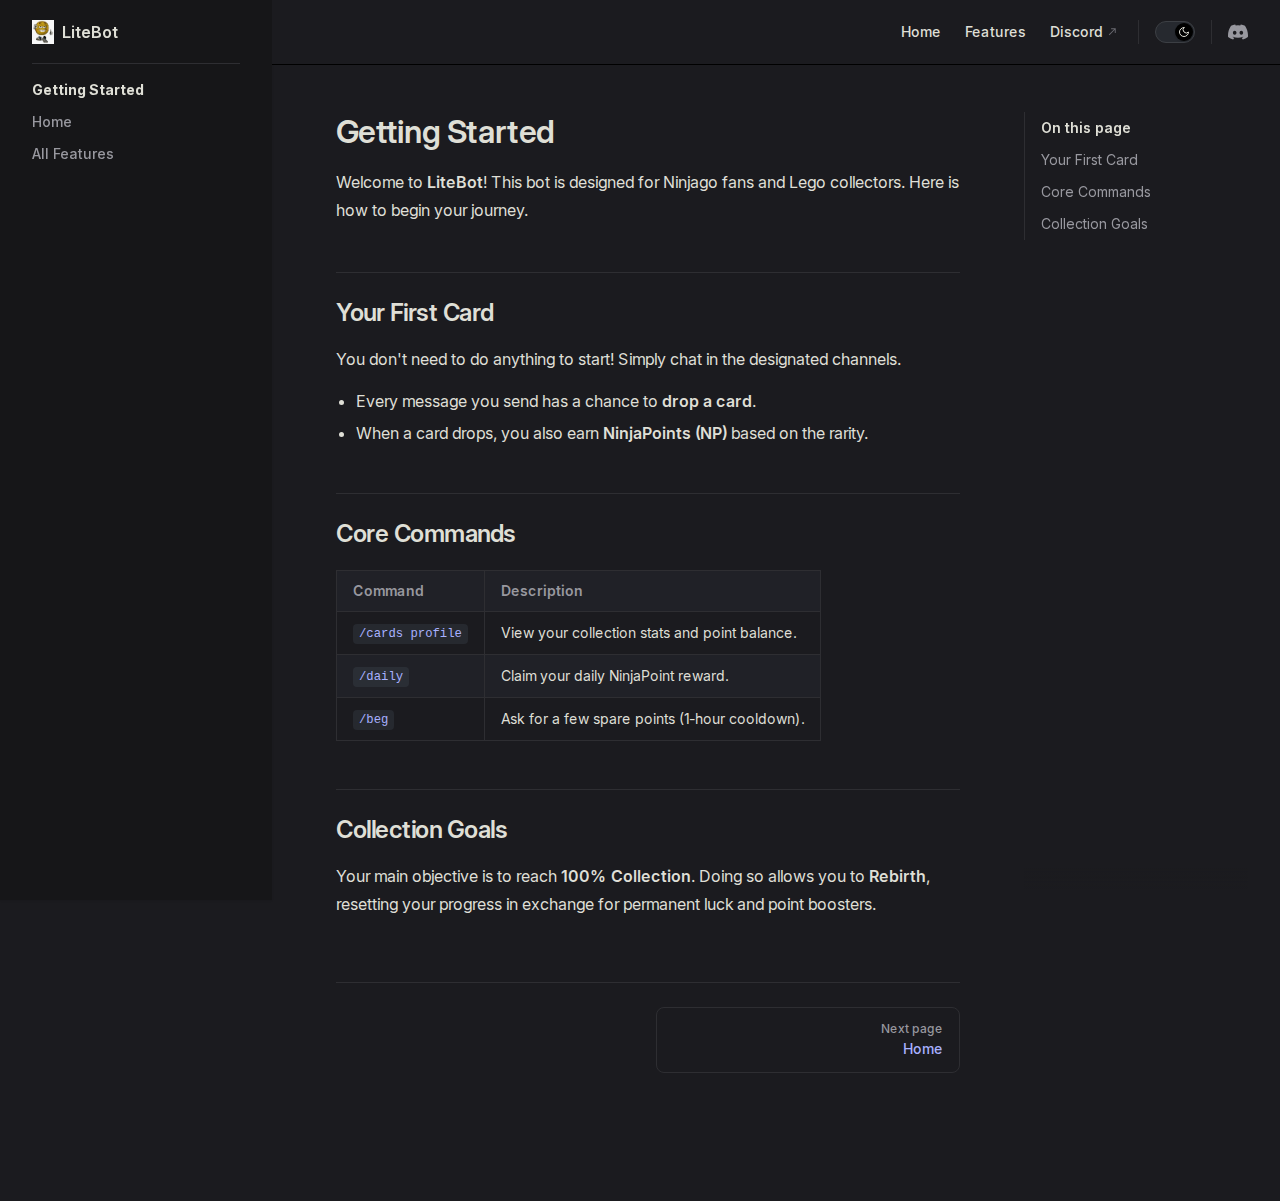
<file: getting-started.html>
<!DOCTYPE html>
<html lang="en-US" dir="ltr">
  <head>
    <meta charset="utf-8">
    <meta name="viewport" content="width=device-width,initial-scale=1">
    <title>Getting Started | LiteBot Docs</title>
    <meta name="description" content="Official documentation for the LiteBot Discord Bot.">
    <meta name="generator" content="VitePress v2.0.0-alpha.15">
    <link rel="preload stylesheet" href="/assets/style.-5BfzI3x.css" as="style">
    <link rel="preload stylesheet" href="/vp-icons.css" as="style">
    
    <script type="module" src="/assets/app.GSi_ZM9m.js"></script>
    <link rel="preload" href="/assets/inter-roman-latin.Di8DUHzh.woff2" as="font" type="font/woff2" crossorigin="">
    <link rel="modulepreload" href="/assets/chunks/theme.BclhzT3L.js">
    <link rel="modulepreload" href="/assets/chunks/framework.BJEpWshW.js">
    <link rel="modulepreload" href="/assets/getting-started.md.BsqUc3Z9.lean.js">
    <script id="check-dark-mode">(()=>{const e=localStorage.getItem("vitepress-theme-appearance")||"dark",a=window.matchMedia("(prefers-color-scheme: dark)").matches;(!e||e==="auto"?a:e==="dark")&&document.documentElement.classList.add("dark")})();</script>
    <script id="check-mac-os">document.documentElement.classList.toggle("mac",/Mac|iPhone|iPod|iPad/i.test(navigator.platform));</script>
  </head>
  <body>
    <div id="app"><div class="Layout" data-v-1df9f90f><!--[--><!--]--><!--[--><span tabindex="-1" data-v-331ec75c></span><a href="#VPContent" class="VPSkipLink visually-hidden" data-v-331ec75c>Skip to content</a><!--]--><!----><header class="VPNav" data-v-1df9f90f data-v-da52a441><div class="VPNavBar" data-v-da52a441 data-v-70946a35><div class="wrapper" data-v-70946a35><div class="container" data-v-70946a35><div class="title" data-v-70946a35><div class="VPNavBarTitle has-sidebar" data-v-70946a35 data-v-1e38c6bc><a class="title" href="/" data-v-1e38c6bc><!--[--><!--]--><!--[--><img class="VPImage logo" src="/logo.jpg" alt data-v-8426fc1a><!--]--><span data-v-1e38c6bc>LiteBot</span><!--[--><!--]--></a></div></div><div class="content" data-v-70946a35><div class="content-body" data-v-70946a35><!--[--><!--]--><div class="VPNavBarSearch search" data-v-70946a35><!----></div><nav aria-labelledby="main-nav-aria-label" class="VPNavBarMenu menu" data-v-70946a35 data-v-39714824><span id="main-nav-aria-label" class="visually-hidden" data-v-39714824> Main Navigation </span><!--[--><!--[--><a class="VPLink link VPNavBarMenuLink" href="/" tabindex="0" data-v-39714824 data-v-52a1d768><!--[--><span data-v-52a1d768>Home</span><!--]--></a><!--]--><!--[--><a class="VPLink link VPNavBarMenuLink" href="/features.html" tabindex="0" data-v-39714824 data-v-52a1d768><!--[--><span data-v-52a1d768>Features</span><!--]--></a><!--]--><!--[--><a class="VPLink link vp-external-link-icon VPNavBarMenuLink" href="https://discord.gg/jmeYYbBcsN" target="_blank" rel="noreferrer" tabindex="0" data-v-39714824 data-v-52a1d768><!--[--><span data-v-52a1d768>Discord</span><!--]--></a><!--]--><!--]--></nav><!----><div class="VPNavBarAppearance appearance" data-v-70946a35 data-v-6c893767><button class="VPSwitch VPSwitchAppearance" type="button" role="switch" title aria-checked="true" data-v-6c893767 data-v-5337faa4 data-v-1d5665e3><span class="check" data-v-1d5665e3><span class="icon" data-v-1d5665e3><!--[--><span class="vpi-sun sun" data-v-5337faa4></span><span class="vpi-moon moon" data-v-5337faa4></span><!--]--></span></span></button></div><div class="VPSocialLinks VPNavBarSocialLinks social-links" data-v-70946a35 data-v-0394ad82 data-v-d07f11e6><!--[--><a class="VPSocialLink no-icon" href="https://discord.gg/jmeYYbBcsN" aria-label="discord" target="_blank" rel="me noopener" data-v-d07f11e6 data-v-591a6b30><span class="vpi-social-discord"></span></a><!--]--></div><div class="VPFlyout VPNavBarExtra extra" data-v-70946a35 data-v-bf2fac68 data-v-42cb505d><button type="button" class="button" aria-haspopup="true" aria-expanded="false" aria-label="extra navigation" data-v-42cb505d><span class="vpi-more-horizontal icon" data-v-42cb505d></span></button><div class="menu" data-v-42cb505d><div class="VPMenu" data-v-42cb505d data-v-25a6cce8><!----><!--[--><!--[--><!----><div class="group" data-v-bf2fac68><div class="item appearance" data-v-bf2fac68><p class="label" data-v-bf2fac68>Appearance</p><div class="appearance-action" data-v-bf2fac68><button class="VPSwitch VPSwitchAppearance" type="button" role="switch" title aria-checked="true" data-v-bf2fac68 data-v-5337faa4 data-v-1d5665e3><span class="check" data-v-1d5665e3><span class="icon" data-v-1d5665e3><!--[--><span class="vpi-sun sun" data-v-5337faa4></span><span class="vpi-moon moon" data-v-5337faa4></span><!--]--></span></span></button></div></div></div><div class="group" data-v-bf2fac68><div class="item social-links" data-v-bf2fac68><div class="VPSocialLinks social-links-list" data-v-bf2fac68 data-v-d07f11e6><!--[--><a class="VPSocialLink no-icon" href="https://discord.gg/jmeYYbBcsN" aria-label="discord" target="_blank" rel="me noopener" data-v-d07f11e6 data-v-591a6b30><span class="vpi-social-discord"></span></a><!--]--></div></div></div><!--]--><!--]--></div></div></div><!--[--><!--]--><button type="button" class="VPNavBarHamburger hamburger" aria-label="mobile navigation" aria-expanded="false" aria-controls="VPNavScreen" data-v-70946a35 data-v-e5dd9c1c><span class="container" data-v-e5dd9c1c><span class="top" data-v-e5dd9c1c></span><span class="middle" data-v-e5dd9c1c></span><span class="bottom" data-v-e5dd9c1c></span></span></button></div></div></div></div><div class="divider" data-v-70946a35><div class="divider-line" data-v-70946a35></div></div></div><!----></header><div class="VPLocalNav has-sidebar empty" data-v-1df9f90f data-v-db738f89><div class="container" data-v-db738f89><button class="menu" aria-expanded="false" aria-controls="VPSidebarNav" data-v-db738f89><span class="vpi-align-left menu-icon" data-v-db738f89></span><span class="menu-text" data-v-db738f89>Menu</span></button><div class="VPLocalNavOutlineDropdown" style="--vp-vh:0px;" data-v-db738f89 data-v-0bf0e06f><button data-v-0bf0e06f>Return to top</button><!----></div></div></div><aside class="VPSidebar" data-v-1df9f90f data-v-af661f50><div class="curtain" data-v-af661f50></div><nav class="nav" id="VPSidebarNav" aria-labelledby="sidebar-aria-label" tabindex="-1" data-v-af661f50><span class="visually-hidden" id="sidebar-aria-label" data-v-af661f50> Sidebar Navigation </span><!--[--><!--]--><!--[--><div class="no-transition group" data-v-8d50c081><section class="VPSidebarItem level-0" data-v-8d50c081 data-v-d81de50c><div class="item" role="button" tabindex="0" data-v-d81de50c><div class="indicator" data-v-d81de50c></div><h2 class="text" data-v-d81de50c>Getting Started</h2><!----></div><div class="items" data-v-d81de50c><!--[--><div class="VPSidebarItem level-1 is-link" data-v-d81de50c data-v-d81de50c><div class="item" data-v-d81de50c><div class="indicator" data-v-d81de50c></div><a class="VPLink link link" href="/" data-v-d81de50c><!--[--><p class="text" data-v-d81de50c>Home</p><!--]--></a><!----></div><!----></div><div class="VPSidebarItem level-1 is-link" data-v-d81de50c data-v-d81de50c><div class="item" data-v-d81de50c><div class="indicator" data-v-d81de50c></div><a class="VPLink link link" href="/features.html" data-v-d81de50c><!--[--><p class="text" data-v-d81de50c>All Features</p><!--]--></a><!----></div><!----></div><!--]--></div></section></div><!--]--><!--[--><!--]--></nav></aside><div class="VPContent has-sidebar" id="VPContent" data-v-1df9f90f data-v-c87f25bf><div class="VPDoc has-sidebar has-aside" data-v-c87f25bf data-v-7011f0d8><!--[--><!--]--><div class="container" data-v-7011f0d8><div class="aside" data-v-7011f0d8><div class="aside-curtain" data-v-7011f0d8></div><div class="aside-container" data-v-7011f0d8><div class="aside-content" data-v-7011f0d8><div class="VPDocAside" data-v-7011f0d8 data-v-3f215769><!--[--><!--]--><!--[--><!--]--><nav aria-labelledby="doc-outline-aria-label" class="VPDocAsideOutline" data-v-3f215769 data-v-60d5052e><div class="content" data-v-60d5052e><div class="outline-marker" data-v-60d5052e></div><div aria-level="2" class="outline-title" id="doc-outline-aria-label" role="heading" data-v-60d5052e>On this page</div><ul class="VPDocOutlineItem root" data-v-60d5052e data-v-1ce71065><!--[--><!--]--></ul></div></nav><!--[--><!--]--><div class="spacer" data-v-3f215769></div><!--[--><!--]--><!----><!--[--><!--]--><!--[--><!--]--></div></div></div></div><div class="content" data-v-7011f0d8><div class="content-container" data-v-7011f0d8><!--[--><!--]--><main class="main" data-v-7011f0d8><div style="position:relative;" class="vp-doc _getting-started" data-v-7011f0d8><div><h1 id="getting-started" tabindex="-1">Getting Started <a class="header-anchor" href="#getting-started" aria-label="Permalink to “Getting Started”">​</a></h1><p>Welcome to <strong>LiteBot</strong>! This bot is designed for Ninjago fans and Lego collectors. Here is how to begin your journey.</p><h2 id="your-first-card" tabindex="-1">Your First Card <a class="header-anchor" href="#your-first-card" aria-label="Permalink to “Your First Card”">​</a></h2><p>You don&#39;t need to do anything to start! Simply chat in the designated channels.</p><ul><li>Every message you send has a chance to <strong>drop a card</strong>.</li><li>When a card drops, you also earn <strong>NinjaPoints (NP)</strong> based on the rarity.</li></ul><h2 id="core-commands" tabindex="-1">Core Commands <a class="header-anchor" href="#core-commands" aria-label="Permalink to “Core Commands”">​</a></h2><table tabindex="0"><thead><tr><th style="text-align:left;">Command</th><th style="text-align:left;">Description</th></tr></thead><tbody><tr><td style="text-align:left;"><code>/cards profile</code></td><td style="text-align:left;">View your collection stats and point balance.</td></tr><tr><td style="text-align:left;"><code>/daily</code></td><td style="text-align:left;">Claim your daily NinjaPoint reward.</td></tr><tr><td style="text-align:left;"><code>/beg</code></td><td style="text-align:left;">Ask for a few spare points (1-hour cooldown).</td></tr></tbody></table><h2 id="collection-goals" tabindex="-1">Collection Goals <a class="header-anchor" href="#collection-goals" aria-label="Permalink to “Collection Goals”">​</a></h2><p>Your main objective is to reach <strong>100% Collection</strong>. Doing so allows you to <strong>Rebirth</strong>, resetting your progress in exchange for permanent luck and point boosters.</p></div></div></main><footer class="VPDocFooter" data-v-7011f0d8 data-v-e257564d><!--[--><!--]--><!----><nav class="prev-next" aria-labelledby="doc-footer-aria-label" data-v-e257564d><span class="visually-hidden" id="doc-footer-aria-label" data-v-e257564d>Pager</span><div class="pager" data-v-e257564d><!----></div><div class="pager" data-v-e257564d><a class="VPLink link pager-link next" href="/" data-v-e257564d><!--[--><span class="desc" data-v-e257564d>Next page</span><span class="title" data-v-e257564d>Home</span><!--]--></a></div></nav></footer><!--[--><!--]--></div></div></div><!--[--><!--]--></div></div><footer class="VPFooter has-sidebar" data-v-1df9f90f data-v-c3855bb3><div class="container" data-v-c3855bb3><p class="message" data-v-c3855bb3>Released under the MIT License.</p><p class="copyright" data-v-c3855bb3>Copyright © 2026 LiteBot</p></div></footer><!--[--><!--]--></div></div>
    <script>window.__VP_HASH_MAP__=JSON.parse("{\"api-examples.md\":\"BtYumlJK\",\"features.md\":\"BlcSix_3\",\"getting-started.md\":\"BsqUc3Z9\",\"index.md\":\"F2GJJW3I\",\"markdown-examples.md\":\"-gjX6y3P\"}");window.__VP_SITE_DATA__=JSON.parse("{\"lang\":\"en-US\",\"dir\":\"ltr\",\"title\":\"LiteBot Docs\",\"description\":\"Official documentation for the LiteBot Discord Bot.\",\"base\":\"/\",\"head\":[],\"router\":{\"prefetchLinks\":true},\"appearance\":\"dark\",\"themeConfig\":{\"logo\":\"/logo.jpg\",\"siteTitle\":\"LiteBot\",\"nav\":[{\"text\":\"Home\",\"link\":\"/\"},{\"text\":\"Features\",\"link\":\"/features\"},{\"text\":\"Discord\",\"link\":\"https://discord.gg/jmeYYbBcsN\"}],\"sidebar\":[{\"text\":\"Getting Started\",\"items\":[{\"text\":\"Home\",\"link\":\"/\"},{\"text\":\"All Features\",\"link\":\"/features\"}]}],\"socialLinks\":[{\"icon\":\"discord\",\"link\":\"https://discord.gg/jmeYYbBcsN\"}],\"footer\":{\"message\":\"Released under the MIT License.\",\"copyright\":\"Copyright © 2026 LiteBot\"}},\"locales\":{},\"scrollOffset\":134,\"cleanUrls\":false,\"additionalConfig\":{}}");</script>
    
  </body>
</html>
</file>
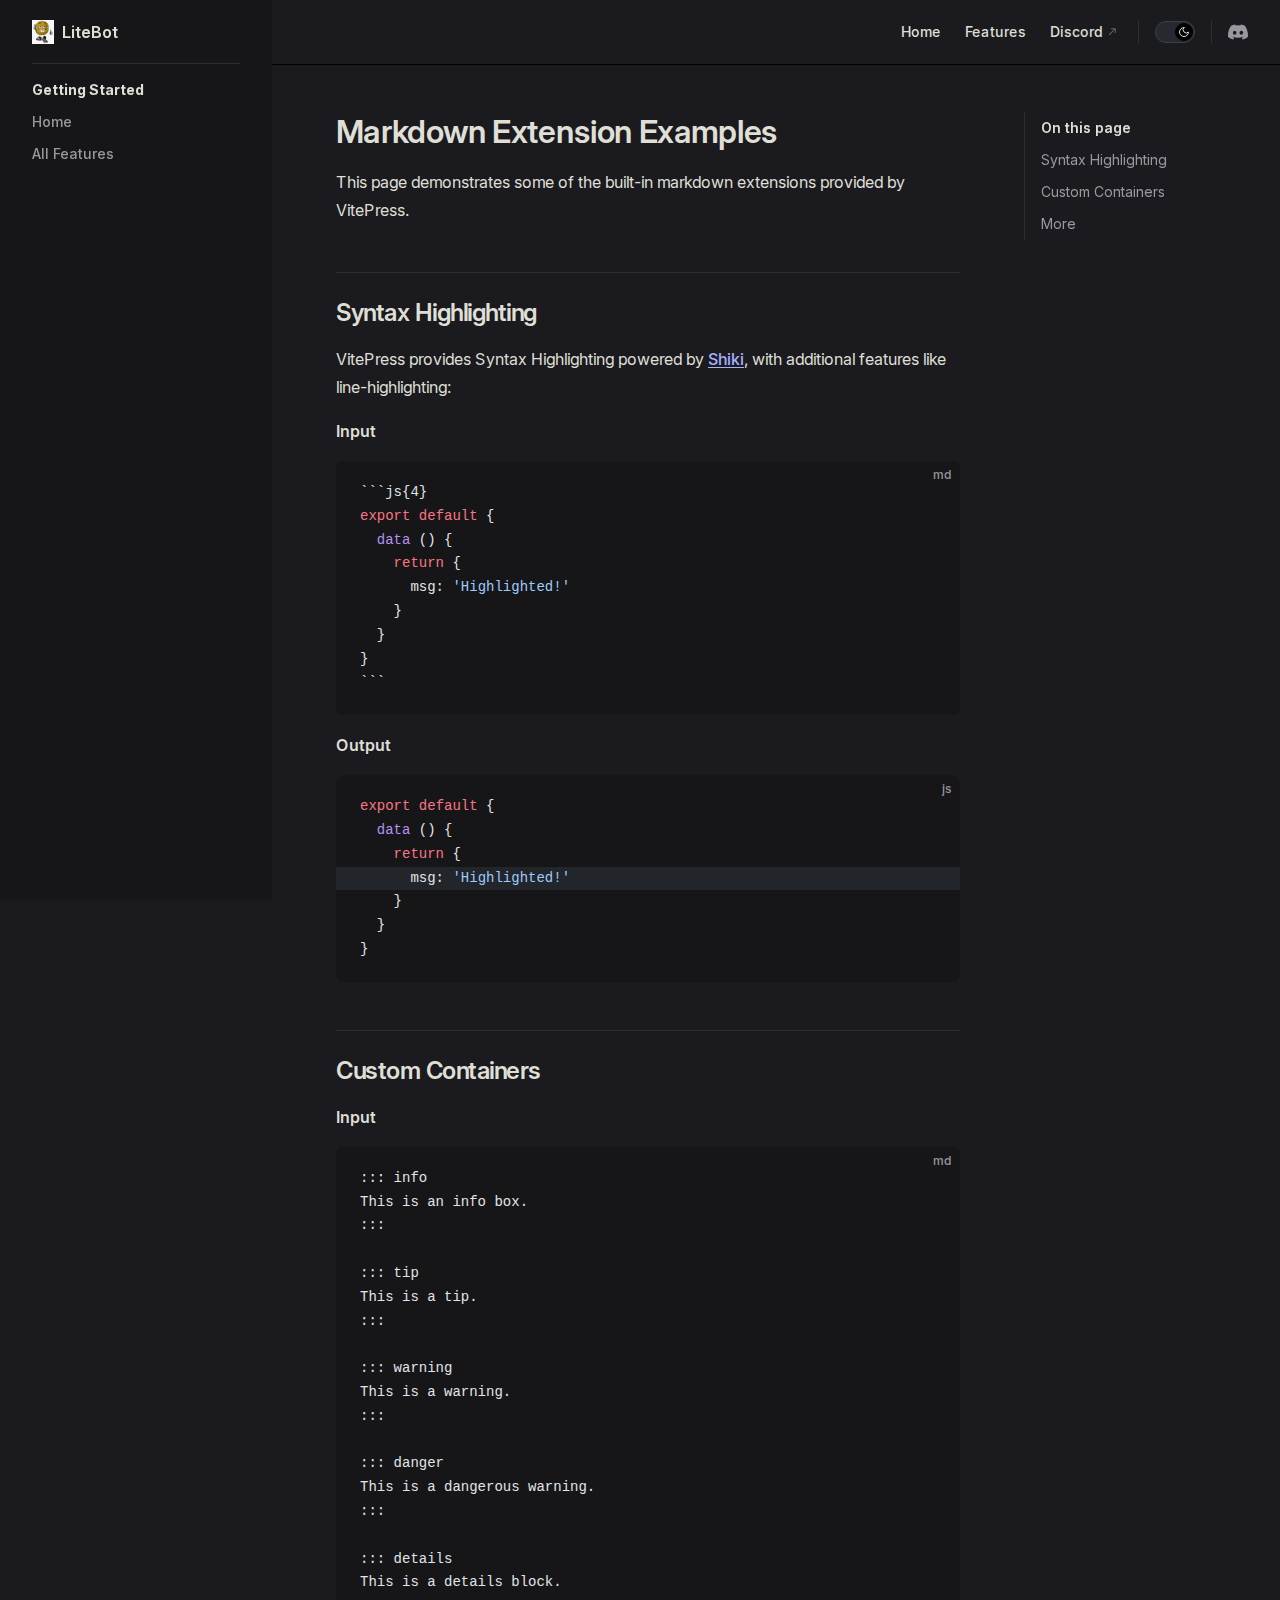
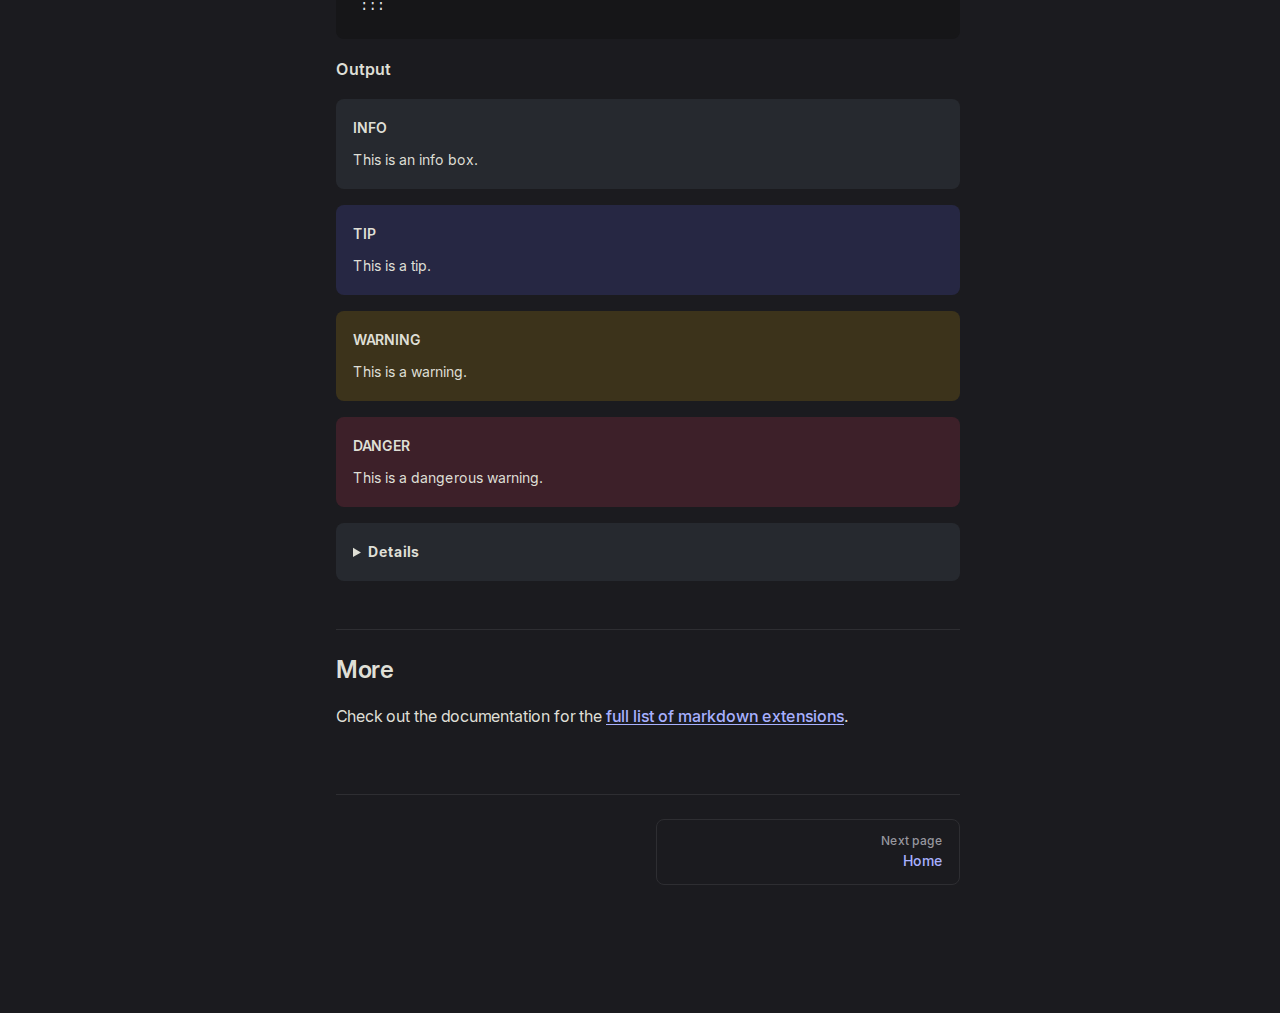
<file: markdown-examples.html>
<!DOCTYPE html>
<html lang="en-US" dir="ltr">
  <head>
    <meta charset="utf-8">
    <meta name="viewport" content="width=device-width,initial-scale=1">
    <title>Markdown Extension Examples | LiteBot Docs</title>
    <meta name="description" content="Official documentation for the LiteBot Discord Bot.">
    <meta name="generator" content="VitePress v2.0.0-alpha.15">
    <link rel="preload stylesheet" href="/assets/style.-5BfzI3x.css" as="style">
    <link rel="preload stylesheet" href="/vp-icons.css" as="style">
    
    <script type="module" src="/assets/app.GSi_ZM9m.js"></script>
    <link rel="preload" href="/assets/inter-roman-latin.Di8DUHzh.woff2" as="font" type="font/woff2" crossorigin="">
    <link rel="modulepreload" href="/assets/chunks/theme.BclhzT3L.js">
    <link rel="modulepreload" href="/assets/chunks/framework.BJEpWshW.js">
    <link rel="modulepreload" href="/assets/markdown-examples.md.-gjX6y3P.lean.js">
    <script id="check-dark-mode">(()=>{const e=localStorage.getItem("vitepress-theme-appearance")||"dark",a=window.matchMedia("(prefers-color-scheme: dark)").matches;(!e||e==="auto"?a:e==="dark")&&document.documentElement.classList.add("dark")})();</script>
    <script id="check-mac-os">document.documentElement.classList.toggle("mac",/Mac|iPhone|iPod|iPad/i.test(navigator.platform));</script>
  </head>
  <body>
    <div id="app"><div class="Layout" data-v-1df9f90f><!--[--><!--]--><!--[--><span tabindex="-1" data-v-331ec75c></span><a href="#VPContent" class="VPSkipLink visually-hidden" data-v-331ec75c>Skip to content</a><!--]--><!----><header class="VPNav" data-v-1df9f90f data-v-da52a441><div class="VPNavBar" data-v-da52a441 data-v-70946a35><div class="wrapper" data-v-70946a35><div class="container" data-v-70946a35><div class="title" data-v-70946a35><div class="VPNavBarTitle has-sidebar" data-v-70946a35 data-v-1e38c6bc><a class="title" href="/" data-v-1e38c6bc><!--[--><!--]--><!--[--><img class="VPImage logo" src="/logo.jpg" alt data-v-8426fc1a><!--]--><span data-v-1e38c6bc>LiteBot</span><!--[--><!--]--></a></div></div><div class="content" data-v-70946a35><div class="content-body" data-v-70946a35><!--[--><!--]--><div class="VPNavBarSearch search" data-v-70946a35><!----></div><nav aria-labelledby="main-nav-aria-label" class="VPNavBarMenu menu" data-v-70946a35 data-v-39714824><span id="main-nav-aria-label" class="visually-hidden" data-v-39714824> Main Navigation </span><!--[--><!--[--><a class="VPLink link VPNavBarMenuLink" href="/" tabindex="0" data-v-39714824 data-v-52a1d768><!--[--><span data-v-52a1d768>Home</span><!--]--></a><!--]--><!--[--><a class="VPLink link VPNavBarMenuLink" href="/features.html" tabindex="0" data-v-39714824 data-v-52a1d768><!--[--><span data-v-52a1d768>Features</span><!--]--></a><!--]--><!--[--><a class="VPLink link vp-external-link-icon VPNavBarMenuLink" href="https://discord.gg/jmeYYbBcsN" target="_blank" rel="noreferrer" tabindex="0" data-v-39714824 data-v-52a1d768><!--[--><span data-v-52a1d768>Discord</span><!--]--></a><!--]--><!--]--></nav><!----><div class="VPNavBarAppearance appearance" data-v-70946a35 data-v-6c893767><button class="VPSwitch VPSwitchAppearance" type="button" role="switch" title aria-checked="true" data-v-6c893767 data-v-5337faa4 data-v-1d5665e3><span class="check" data-v-1d5665e3><span class="icon" data-v-1d5665e3><!--[--><span class="vpi-sun sun" data-v-5337faa4></span><span class="vpi-moon moon" data-v-5337faa4></span><!--]--></span></span></button></div><div class="VPSocialLinks VPNavBarSocialLinks social-links" data-v-70946a35 data-v-0394ad82 data-v-d07f11e6><!--[--><a class="VPSocialLink no-icon" href="https://discord.gg/jmeYYbBcsN" aria-label="discord" target="_blank" rel="me noopener" data-v-d07f11e6 data-v-591a6b30><span class="vpi-social-discord"></span></a><!--]--></div><div class="VPFlyout VPNavBarExtra extra" data-v-70946a35 data-v-bf2fac68 data-v-42cb505d><button type="button" class="button" aria-haspopup="true" aria-expanded="false" aria-label="extra navigation" data-v-42cb505d><span class="vpi-more-horizontal icon" data-v-42cb505d></span></button><div class="menu" data-v-42cb505d><div class="VPMenu" data-v-42cb505d data-v-25a6cce8><!----><!--[--><!--[--><!----><div class="group" data-v-bf2fac68><div class="item appearance" data-v-bf2fac68><p class="label" data-v-bf2fac68>Appearance</p><div class="appearance-action" data-v-bf2fac68><button class="VPSwitch VPSwitchAppearance" type="button" role="switch" title aria-checked="true" data-v-bf2fac68 data-v-5337faa4 data-v-1d5665e3><span class="check" data-v-1d5665e3><span class="icon" data-v-1d5665e3><!--[--><span class="vpi-sun sun" data-v-5337faa4></span><span class="vpi-moon moon" data-v-5337faa4></span><!--]--></span></span></button></div></div></div><div class="group" data-v-bf2fac68><div class="item social-links" data-v-bf2fac68><div class="VPSocialLinks social-links-list" data-v-bf2fac68 data-v-d07f11e6><!--[--><a class="VPSocialLink no-icon" href="https://discord.gg/jmeYYbBcsN" aria-label="discord" target="_blank" rel="me noopener" data-v-d07f11e6 data-v-591a6b30><span class="vpi-social-discord"></span></a><!--]--></div></div></div><!--]--><!--]--></div></div></div><!--[--><!--]--><button type="button" class="VPNavBarHamburger hamburger" aria-label="mobile navigation" aria-expanded="false" aria-controls="VPNavScreen" data-v-70946a35 data-v-e5dd9c1c><span class="container" data-v-e5dd9c1c><span class="top" data-v-e5dd9c1c></span><span class="middle" data-v-e5dd9c1c></span><span class="bottom" data-v-e5dd9c1c></span></span></button></div></div></div></div><div class="divider" data-v-70946a35><div class="divider-line" data-v-70946a35></div></div></div><!----></header><div class="VPLocalNav has-sidebar empty" data-v-1df9f90f data-v-db738f89><div class="container" data-v-db738f89><button class="menu" aria-expanded="false" aria-controls="VPSidebarNav" data-v-db738f89><span class="vpi-align-left menu-icon" data-v-db738f89></span><span class="menu-text" data-v-db738f89>Menu</span></button><div class="VPLocalNavOutlineDropdown" style="--vp-vh:0px;" data-v-db738f89 data-v-0bf0e06f><button data-v-0bf0e06f>Return to top</button><!----></div></div></div><aside class="VPSidebar" data-v-1df9f90f data-v-af661f50><div class="curtain" data-v-af661f50></div><nav class="nav" id="VPSidebarNav" aria-labelledby="sidebar-aria-label" tabindex="-1" data-v-af661f50><span class="visually-hidden" id="sidebar-aria-label" data-v-af661f50> Sidebar Navigation </span><!--[--><!--]--><!--[--><div class="no-transition group" data-v-8d50c081><section class="VPSidebarItem level-0" data-v-8d50c081 data-v-d81de50c><div class="item" role="button" tabindex="0" data-v-d81de50c><div class="indicator" data-v-d81de50c></div><h2 class="text" data-v-d81de50c>Getting Started</h2><!----></div><div class="items" data-v-d81de50c><!--[--><div class="VPSidebarItem level-1 is-link" data-v-d81de50c data-v-d81de50c><div class="item" data-v-d81de50c><div class="indicator" data-v-d81de50c></div><a class="VPLink link link" href="/" data-v-d81de50c><!--[--><p class="text" data-v-d81de50c>Home</p><!--]--></a><!----></div><!----></div><div class="VPSidebarItem level-1 is-link" data-v-d81de50c data-v-d81de50c><div class="item" data-v-d81de50c><div class="indicator" data-v-d81de50c></div><a class="VPLink link link" href="/features.html" data-v-d81de50c><!--[--><p class="text" data-v-d81de50c>All Features</p><!--]--></a><!----></div><!----></div><!--]--></div></section></div><!--]--><!--[--><!--]--></nav></aside><div class="VPContent has-sidebar" id="VPContent" data-v-1df9f90f data-v-c87f25bf><div class="VPDoc has-sidebar has-aside" data-v-c87f25bf data-v-7011f0d8><!--[--><!--]--><div class="container" data-v-7011f0d8><div class="aside" data-v-7011f0d8><div class="aside-curtain" data-v-7011f0d8></div><div class="aside-container" data-v-7011f0d8><div class="aside-content" data-v-7011f0d8><div class="VPDocAside" data-v-7011f0d8 data-v-3f215769><!--[--><!--]--><!--[--><!--]--><nav aria-labelledby="doc-outline-aria-label" class="VPDocAsideOutline" data-v-3f215769 data-v-60d5052e><div class="content" data-v-60d5052e><div class="outline-marker" data-v-60d5052e></div><div aria-level="2" class="outline-title" id="doc-outline-aria-label" role="heading" data-v-60d5052e>On this page</div><ul class="VPDocOutlineItem root" data-v-60d5052e data-v-1ce71065><!--[--><!--]--></ul></div></nav><!--[--><!--]--><div class="spacer" data-v-3f215769></div><!--[--><!--]--><!----><!--[--><!--]--><!--[--><!--]--></div></div></div></div><div class="content" data-v-7011f0d8><div class="content-container" data-v-7011f0d8><!--[--><!--]--><main class="main" data-v-7011f0d8><div style="position:relative;" class="vp-doc _markdown-examples" data-v-7011f0d8><div><h1 id="markdown-extension-examples" tabindex="-1">Markdown Extension Examples <a class="header-anchor" href="#markdown-extension-examples" aria-label="Permalink to “Markdown Extension Examples”">​</a></h1><p>This page demonstrates some of the built-in markdown extensions provided by VitePress.</p><h2 id="syntax-highlighting" tabindex="-1">Syntax Highlighting <a class="header-anchor" href="#syntax-highlighting" aria-label="Permalink to “Syntax Highlighting”">​</a></h2><p>VitePress provides Syntax Highlighting powered by <a href="https://github.com/shikijs/shiki" target="_blank" rel="noreferrer">Shiki</a>, with additional features like line-highlighting:</p><p><strong>Input</strong></p><div class="language-md"><button title="Copy Code" class="copy"></button><span class="lang">md</span><pre class="shiki shiki-themes github-light github-dark" style="--shiki-light:#24292e;--shiki-dark:#e1e4e8;--shiki-light-bg:#fff;--shiki-dark-bg:#24292e;" tabindex="0" dir="ltr"><code><span class="line"><span style="--shiki-light:#24292E;--shiki-dark:#E1E4E8;">```js{4}</span></span>
<span class="line"><span style="--shiki-light:#D73A49;--shiki-dark:#F97583;">export</span><span style="--shiki-light:#D73A49;--shiki-dark:#F97583;"> default</span><span style="--shiki-light:#24292E;--shiki-dark:#E1E4E8;"> {</span></span>
<span class="line"><span style="--shiki-light:#6F42C1;--shiki-dark:#B392F0;">  data</span><span style="--shiki-light:#24292E;--shiki-dark:#E1E4E8;"> () {</span></span>
<span class="line"><span style="--shiki-light:#D73A49;--shiki-dark:#F97583;">    return</span><span style="--shiki-light:#24292E;--shiki-dark:#E1E4E8;"> {</span></span>
<span class="line"><span style="--shiki-light:#24292E;--shiki-dark:#E1E4E8;">      msg: </span><span style="--shiki-light:#032F62;--shiki-dark:#9ECBFF;">&#39;Highlighted!&#39;</span></span>
<span class="line"><span style="--shiki-light:#24292E;--shiki-dark:#E1E4E8;">    }</span></span>
<span class="line"><span style="--shiki-light:#24292E;--shiki-dark:#E1E4E8;">  }</span></span>
<span class="line"><span style="--shiki-light:#24292E;--shiki-dark:#E1E4E8;">}</span></span>
<span class="line"><span style="--shiki-light:#24292E;--shiki-dark:#E1E4E8;">```</span></span></code></pre></div><p><strong>Output</strong></p><div class="language-js"><button title="Copy Code" class="copy"></button><span class="lang">js</span><pre class="shiki shiki-themes github-light github-dark" style="--shiki-light:#24292e;--shiki-dark:#e1e4e8;--shiki-light-bg:#fff;--shiki-dark-bg:#24292e;" tabindex="0" dir="ltr"><code><span class="line"><span style="--shiki-light:#D73A49;--shiki-dark:#F97583;">export</span><span style="--shiki-light:#D73A49;--shiki-dark:#F97583;"> default</span><span style="--shiki-light:#24292E;--shiki-dark:#E1E4E8;"> {</span></span>
<span class="line"><span style="--shiki-light:#6F42C1;--shiki-dark:#B392F0;">  data</span><span style="--shiki-light:#24292E;--shiki-dark:#E1E4E8;"> () {</span></span>
<span class="line"><span style="--shiki-light:#D73A49;--shiki-dark:#F97583;">    return</span><span style="--shiki-light:#24292E;--shiki-dark:#E1E4E8;"> {</span></span>
<span class="line highlighted"><span style="--shiki-light:#24292E;--shiki-dark:#E1E4E8;">      msg: </span><span style="--shiki-light:#032F62;--shiki-dark:#9ECBFF;">&#39;Highlighted!&#39;</span></span>
<span class="line"><span style="--shiki-light:#24292E;--shiki-dark:#E1E4E8;">    }</span></span>
<span class="line"><span style="--shiki-light:#24292E;--shiki-dark:#E1E4E8;">  }</span></span>
<span class="line"><span style="--shiki-light:#24292E;--shiki-dark:#E1E4E8;">}</span></span></code></pre></div><h2 id="custom-containers" tabindex="-1">Custom Containers <a class="header-anchor" href="#custom-containers" aria-label="Permalink to “Custom Containers”">​</a></h2><p><strong>Input</strong></p><div class="language-md"><button title="Copy Code" class="copy"></button><span class="lang">md</span><pre class="shiki shiki-themes github-light github-dark" style="--shiki-light:#24292e;--shiki-dark:#e1e4e8;--shiki-light-bg:#fff;--shiki-dark-bg:#24292e;" tabindex="0" dir="ltr"><code><span class="line"><span style="--shiki-light:#24292E;--shiki-dark:#E1E4E8;">::: info</span></span>
<span class="line"><span style="--shiki-light:#24292E;--shiki-dark:#E1E4E8;">This is an info box.</span></span>
<span class="line"><span style="--shiki-light:#24292E;--shiki-dark:#E1E4E8;">:::</span></span>
<span class="line"></span>
<span class="line"><span style="--shiki-light:#24292E;--shiki-dark:#E1E4E8;">::: tip</span></span>
<span class="line"><span style="--shiki-light:#24292E;--shiki-dark:#E1E4E8;">This is a tip.</span></span>
<span class="line"><span style="--shiki-light:#24292E;--shiki-dark:#E1E4E8;">:::</span></span>
<span class="line"></span>
<span class="line"><span style="--shiki-light:#24292E;--shiki-dark:#E1E4E8;">::: warning</span></span>
<span class="line"><span style="--shiki-light:#24292E;--shiki-dark:#E1E4E8;">This is a warning.</span></span>
<span class="line"><span style="--shiki-light:#24292E;--shiki-dark:#E1E4E8;">:::</span></span>
<span class="line"></span>
<span class="line"><span style="--shiki-light:#24292E;--shiki-dark:#E1E4E8;">::: danger</span></span>
<span class="line"><span style="--shiki-light:#24292E;--shiki-dark:#E1E4E8;">This is a dangerous warning.</span></span>
<span class="line"><span style="--shiki-light:#24292E;--shiki-dark:#E1E4E8;">:::</span></span>
<span class="line"></span>
<span class="line"><span style="--shiki-light:#24292E;--shiki-dark:#E1E4E8;">::: details</span></span>
<span class="line"><span style="--shiki-light:#24292E;--shiki-dark:#E1E4E8;">This is a details block.</span></span>
<span class="line"><span style="--shiki-light:#24292E;--shiki-dark:#E1E4E8;">:::</span></span></code></pre></div><p><strong>Output</strong></p><div class="info custom-block"><p class="custom-block-title custom-block-title-default">INFO</p><p>This is an info box.</p></div><div class="tip custom-block"><p class="custom-block-title custom-block-title-default">TIP</p><p>This is a tip.</p></div><div class="warning custom-block"><p class="custom-block-title custom-block-title-default">WARNING</p><p>This is a warning.</p></div><div class="danger custom-block"><p class="custom-block-title custom-block-title-default">DANGER</p><p>This is a dangerous warning.</p></div><details class="details custom-block"><summary>Details</summary><p>This is a details block.</p></details><h2 id="more" tabindex="-1">More <a class="header-anchor" href="#more" aria-label="Permalink to “More”">​</a></h2><p>Check out the documentation for the <a href="https://vitepress.dev/guide/markdown" target="_blank" rel="noreferrer">full list of markdown extensions</a>.</p></div></div></main><footer class="VPDocFooter" data-v-7011f0d8 data-v-e257564d><!--[--><!--]--><!----><nav class="prev-next" aria-labelledby="doc-footer-aria-label" data-v-e257564d><span class="visually-hidden" id="doc-footer-aria-label" data-v-e257564d>Pager</span><div class="pager" data-v-e257564d><!----></div><div class="pager" data-v-e257564d><a class="VPLink link pager-link next" href="/" data-v-e257564d><!--[--><span class="desc" data-v-e257564d>Next page</span><span class="title" data-v-e257564d>Home</span><!--]--></a></div></nav></footer><!--[--><!--]--></div></div></div><!--[--><!--]--></div></div><footer class="VPFooter has-sidebar" data-v-1df9f90f data-v-c3855bb3><div class="container" data-v-c3855bb3><p class="message" data-v-c3855bb3>Released under the MIT License.</p><p class="copyright" data-v-c3855bb3>Copyright © 2026 LiteBot</p></div></footer><!--[--><!--]--></div></div>
    <script>window.__VP_HASH_MAP__=JSON.parse("{\"api-examples.md\":\"BtYumlJK\",\"features.md\":\"BlcSix_3\",\"getting-started.md\":\"BsqUc3Z9\",\"index.md\":\"F2GJJW3I\",\"markdown-examples.md\":\"-gjX6y3P\"}");window.__VP_SITE_DATA__=JSON.parse("{\"lang\":\"en-US\",\"dir\":\"ltr\",\"title\":\"LiteBot Docs\",\"description\":\"Official documentation for the LiteBot Discord Bot.\",\"base\":\"/\",\"head\":[],\"router\":{\"prefetchLinks\":true},\"appearance\":\"dark\",\"themeConfig\":{\"logo\":\"/logo.jpg\",\"siteTitle\":\"LiteBot\",\"nav\":[{\"text\":\"Home\",\"link\":\"/\"},{\"text\":\"Features\",\"link\":\"/features\"},{\"text\":\"Discord\",\"link\":\"https://discord.gg/jmeYYbBcsN\"}],\"sidebar\":[{\"text\":\"Getting Started\",\"items\":[{\"text\":\"Home\",\"link\":\"/\"},{\"text\":\"All Features\",\"link\":\"/features\"}]}],\"socialLinks\":[{\"icon\":\"discord\",\"link\":\"https://discord.gg/jmeYYbBcsN\"}],\"footer\":{\"message\":\"Released under the MIT License.\",\"copyright\":\"Copyright © 2026 LiteBot\"}},\"locales\":{},\"scrollOffset\":134,\"cleanUrls\":false,\"additionalConfig\":{}}");</script>
    
  </body>
</html>
</file>
<file: assets/style.BRyjU9g_.css>
@font-face{font-family:Inter;font-style:normal;font-weight:100 900;font-display:swap;src:url(/assets/inter-roman-cyrillic-ext.BBPuwvHQ.woff2) format("woff2");unicode-range:U+0460-052F,U+1C80-1C88,U+20B4,U+2DE0-2DFF,U+A640-A69F,U+FE2E-FE2F}@font-face{font-family:Inter;font-style:normal;font-weight:100 900;font-display:swap;src:url(/assets/inter-roman-cyrillic.C5lxZ8CY.woff2) format("woff2");unicode-range:U+0301,U+0400-045F,U+0490-0491,U+04B0-04B1,U+2116}@font-face{font-family:Inter;font-style:normal;font-weight:100 900;font-display:swap;src:url(/assets/inter-roman-greek-ext.CqjqNYQ-.woff2) format("woff2");unicode-range:U+1F00-1FFF}@font-face{font-family:Inter;font-style:normal;font-weight:100 900;font-display:swap;src:url(/assets/inter-roman-greek.BBVDIX6e.woff2) format("woff2");unicode-range:U+0370-0377,U+037A-037F,U+0384-038A,U+038C,U+038E-03A1,U+03A3-03FF}@font-face{font-family:Inter;font-style:normal;font-weight:100 900;font-display:swap;src:url(/assets/inter-roman-vietnamese.BjW4sHH5.woff2) format("woff2");unicode-range:U+0102-0103,U+0110-0111,U+0128-0129,U+0168-0169,U+01A0-01A1,U+01AF-01B0,U+0300-0301,U+0303-0304,U+0308-0309,U+0323,U+0329,U+1EA0-1EF9,U+20AB}@font-face{font-family:Inter;font-style:normal;font-weight:100 900;font-display:swap;src:url(/assets/inter-roman-latin-ext.4ZJIpNVo.woff2) format("woff2");unicode-range:U+0100-02AF,U+0304,U+0308,U+0329,U+1E00-1E9F,U+1EF2-1EFF,U+2020,U+20A0-20AB,U+20AD-20C0,U+2113,U+2C60-2C7F,U+A720-A7FF}@font-face{font-family:Inter;font-style:normal;font-weight:100 900;font-display:swap;src:url(/assets/inter-roman-latin.Di8DUHzh.woff2) format("woff2");unicode-range:U+0000-00FF,U+0131,U+0152-0153,U+02BB-02BC,U+02C6,U+02DA,U+02DC,U+0304,U+0308,U+0329,U+2000-206F,U+2074,U+20AC,U+2122,U+2191,U+2193,U+2212,U+2215,U+FEFF,U+FFFD}@font-face{font-family:Inter;font-style:italic;font-weight:100 900;font-display:swap;src:url(/assets/inter-italic-cyrillic-ext.r48I6akx.woff2) format("woff2");unicode-range:U+0460-052F,U+1C80-1C88,U+20B4,U+2DE0-2DFF,U+A640-A69F,U+FE2E-FE2F}@font-face{font-family:Inter;font-style:italic;font-weight:100 900;font-display:swap;src:url(/assets/inter-italic-cyrillic.By2_1cv3.woff2) format("woff2");unicode-range:U+0301,U+0400-045F,U+0490-0491,U+04B0-04B1,U+2116}@font-face{font-family:Inter;font-style:italic;font-weight:100 900;font-display:swap;src:url(/assets/inter-italic-greek-ext.1u6EdAuj.woff2) format("woff2");unicode-range:U+1F00-1FFF}@font-face{font-family:Inter;font-style:italic;font-weight:100 900;font-display:swap;src:url(/assets/inter-italic-greek.DJ8dCoTZ.woff2) format("woff2");unicode-range:U+0370-0377,U+037A-037F,U+0384-038A,U+038C,U+038E-03A1,U+03A3-03FF}@font-face{font-family:Inter;font-style:italic;font-weight:100 900;font-display:swap;src:url(/assets/inter-italic-vietnamese.BSbpV94h.woff2) format("woff2");unicode-range:U+0102-0103,U+0110-0111,U+0128-0129,U+0168-0169,U+01A0-01A1,U+01AF-01B0,U+0300-0301,U+0303-0304,U+0308-0309,U+0323,U+0329,U+1EA0-1EF9,U+20AB}@font-face{font-family:Inter;font-style:italic;font-weight:100 900;font-display:swap;src:url(/assets/inter-italic-latin-ext.CN1xVJS-.woff2) format("woff2");unicode-range:U+0100-02AF,U+0304,U+0308,U+0329,U+1E00-1E9F,U+1EF2-1EFF,U+2020,U+20A0-20AB,U+20AD-20C0,U+2113,U+2C60-2C7F,U+A720-A7FF}@font-face{font-family:Inter;font-style:italic;font-weight:100 900;font-display:swap;src:url(/assets/inter-italic-latin.C2AdPX0b.woff2) format("woff2");unicode-range:U+0000-00FF,U+0131,U+0152-0153,U+02BB-02BC,U+02C6,U+02DA,U+02DC,U+0304,U+0308,U+0329,U+2000-206F,U+2074,U+20AC,U+2122,U+2191,U+2193,U+2212,U+2215,U+FEFF,U+FFFD}@font-face{font-family:Punctuation SC;font-weight:400;src:local("PingFang SC Regular"),local("Noto Sans CJK SC"),local("Microsoft YaHei");unicode-range:U+201C,U+201D,U+2018,U+2019,U+2E3A,U+2014,U+2013,U+2026,U+00B7,U+007E,U+002F}@font-face{font-family:Punctuation SC;font-weight:500;src:local("PingFang SC Medium"),local("Noto Sans CJK SC"),local("Microsoft YaHei");unicode-range:U+201C,U+201D,U+2018,U+2019,U+2E3A,U+2014,U+2013,U+2026,U+00B7,U+007E,U+002F}@font-face{font-family:Punctuation SC;font-weight:600;src:local("PingFang SC Semibold"),local("Noto Sans CJK SC Bold"),local("Microsoft YaHei Bold");unicode-range:U+201C,U+201D,U+2018,U+2019,U+2E3A,U+2014,U+2013,U+2026,U+00B7,U+007E,U+002F}@font-face{font-family:Punctuation SC;font-weight:700;src:local("PingFang SC Semibold"),local("Noto Sans CJK SC Bold"),local("Microsoft YaHei Bold");unicode-range:U+201C,U+201D,U+2018,U+2019,U+2E3A,U+2014,U+2013,U+2026,U+00B7,U+007E,U+002F}:root{--vp-c-white: #ffffff;--vp-c-black: #000000;--vp-c-neutral: var(--vp-c-black);--vp-c-neutral-inverse: var(--vp-c-white)}.dark{--vp-c-neutral: var(--vp-c-white);--vp-c-neutral-inverse: var(--vp-c-black)}:root{--vp-c-gray-1: #dddde3;--vp-c-gray-2: #e4e4e9;--vp-c-gray-3: #ebebef;--vp-c-gray-soft: rgba(142, 150, 170, .14);--vp-c-indigo-1: #3451b2;--vp-c-indigo-2: #3a5ccc;--vp-c-indigo-3: #5672cd;--vp-c-indigo-soft: rgba(100, 108, 255, .14);--vp-c-purple-1: #6f42c1;--vp-c-purple-2: #7e4cc9;--vp-c-purple-3: #8e5cd9;--vp-c-purple-soft: rgba(159, 122, 234, .14);--vp-c-green-1: #18794e;--vp-c-green-2: #299764;--vp-c-green-3: #30a46c;--vp-c-green-soft: rgba(16, 185, 129, .14);--vp-c-yellow-1: #915930;--vp-c-yellow-2: #946300;--vp-c-yellow-3: #9f6a00;--vp-c-yellow-soft: rgba(234, 179, 8, .14);--vp-c-red-1: #b8272c;--vp-c-red-2: #d5393e;--vp-c-red-3: #e0575b;--vp-c-red-soft: rgba(244, 63, 94, .14);--vp-c-sponsor: #db2777}.dark{--vp-c-gray-1: #515c67;--vp-c-gray-2: #414853;--vp-c-gray-3: #32363f;--vp-c-gray-soft: rgba(101, 117, 133, .16);--vp-c-indigo-1: #a8b1ff;--vp-c-indigo-2: #5c73e7;--vp-c-indigo-3: #3e63dd;--vp-c-indigo-soft: rgba(100, 108, 255, .16);--vp-c-purple-1: #c8abfa;--vp-c-purple-2: #a879e6;--vp-c-purple-3: #8e5cd9;--vp-c-purple-soft: rgba(159, 122, 234, .16);--vp-c-green-1: #3dd68c;--vp-c-green-2: #30a46c;--vp-c-green-3: #298459;--vp-c-green-soft: rgba(16, 185, 129, .16);--vp-c-yellow-1: #f9b44e;--vp-c-yellow-2: #da8b17;--vp-c-yellow-3: #a46a0a;--vp-c-yellow-soft: rgba(234, 179, 8, .16);--vp-c-red-1: #f66f81;--vp-c-red-2: #f14158;--vp-c-red-3: #b62a3c;--vp-c-red-soft: rgba(244, 63, 94, .16)}:root{--vp-c-bg: #ffffff;--vp-c-bg-alt: #f6f6f7;--vp-c-bg-elv: #ffffff;--vp-c-bg-soft: #f6f6f7}.dark{--vp-c-bg: #1b1b1f;--vp-c-bg-alt: #161618;--vp-c-bg-elv: #202127;--vp-c-bg-soft: #202127}:root{--vp-c-border: #c2c2c4;--vp-c-divider: #e2e2e3;--vp-c-gutter: #e2e2e3}.dark{--vp-c-border: #3c3f44;--vp-c-divider: #2e2e32;--vp-c-gutter: #000000}:root{--vp-c-text-1: #3c3c43;--vp-c-text-2: #67676c;--vp-c-text-3: #929295}.dark{--vp-c-text-1: #dfdfd6;--vp-c-text-2: #98989f;--vp-c-text-3: #6a6a71}:root{--vp-c-default-1: var(--vp-c-gray-1);--vp-c-default-2: var(--vp-c-gray-2);--vp-c-default-3: var(--vp-c-gray-3);--vp-c-default-soft: var(--vp-c-gray-soft);--vp-c-brand-1: var(--vp-c-indigo-1);--vp-c-brand-2: var(--vp-c-indigo-2);--vp-c-brand-3: var(--vp-c-indigo-3);--vp-c-brand-soft: var(--vp-c-indigo-soft);--vp-c-brand: var(--vp-c-brand-1);--vp-c-tip-1: var(--vp-c-brand-1);--vp-c-tip-2: var(--vp-c-brand-2);--vp-c-tip-3: var(--vp-c-brand-3);--vp-c-tip-soft: var(--vp-c-brand-soft);--vp-c-note-1: var(--vp-c-brand-1);--vp-c-note-2: var(--vp-c-brand-2);--vp-c-note-3: var(--vp-c-brand-3);--vp-c-note-soft: var(--vp-c-brand-soft);--vp-c-success-1: var(--vp-c-green-1);--vp-c-success-2: var(--vp-c-green-2);--vp-c-success-3: var(--vp-c-green-3);--vp-c-success-soft: var(--vp-c-green-soft);--vp-c-important-1: var(--vp-c-purple-1);--vp-c-important-2: var(--vp-c-purple-2);--vp-c-important-3: var(--vp-c-purple-3);--vp-c-important-soft: var(--vp-c-purple-soft);--vp-c-warning-1: var(--vp-c-yellow-1);--vp-c-warning-2: var(--vp-c-yellow-2);--vp-c-warning-3: var(--vp-c-yellow-3);--vp-c-warning-soft: var(--vp-c-yellow-soft);--vp-c-danger-1: var(--vp-c-red-1);--vp-c-danger-2: var(--vp-c-red-2);--vp-c-danger-3: var(--vp-c-red-3);--vp-c-danger-soft: var(--vp-c-red-soft);--vp-c-caution-1: var(--vp-c-red-1);--vp-c-caution-2: var(--vp-c-red-2);--vp-c-caution-3: var(--vp-c-red-3);--vp-c-caution-soft: var(--vp-c-red-soft)}:root{--vp-font-family-base: "Inter", ui-sans-serif, system-ui, sans-serif, "Apple Color Emoji", "Segoe UI Emoji", "Segoe UI Symbol", "Noto Color Emoji";--vp-font-family-mono: ui-monospace, "Menlo", "Monaco", "Consolas", "Liberation Mono", "Courier New", monospace;font-optical-sizing:auto}:root:where(:lang(zh)){--vp-font-family-base: "Punctuation SC", "Inter", ui-sans-serif, system-ui, sans-serif, "Apple Color Emoji", "Segoe UI Emoji", "Segoe UI Symbol", "Noto Color Emoji"}:root{--vp-shadow-1: 0 1px 2px rgba(0, 0, 0, .04), 0 1px 2px rgba(0, 0, 0, .06);--vp-shadow-2: 0 3px 12px rgba(0, 0, 0, .07), 0 1px 4px rgba(0, 0, 0, .07);--vp-shadow-3: 0 12px 32px rgba(0, 0, 0, .1), 0 2px 6px rgba(0, 0, 0, .08);--vp-shadow-4: 0 14px 44px rgba(0, 0, 0, .12), 0 3px 9px rgba(0, 0, 0, .12);--vp-shadow-5: 0 18px 56px rgba(0, 0, 0, .16), 0 4px 12px rgba(0, 0, 0, .16)}:root{--vp-z-index-footer: 10;--vp-z-index-local-nav: 20;--vp-z-index-nav: 30;--vp-z-index-layout-top: 40;--vp-z-index-backdrop: 50;--vp-z-index-sidebar: 60}@media(min-width:960px){:root{--vp-z-index-sidebar: 25}}:root{--vp-layout-max-width: 1440px}:root{--vp-header-anchor-symbol: "#"}:root{--vp-code-line-height: 1.7;--vp-code-font-size: .875em;--vp-code-color: var(--vp-c-brand-1);--vp-code-link-color: var(--vp-c-brand-1);--vp-code-link-hover-color: var(--vp-c-brand-2);--vp-code-bg: var(--vp-c-default-soft);--vp-code-block-color: var(--vp-c-text-2);--vp-code-block-bg: var(--vp-c-bg-alt);--vp-code-block-divider-color: var(--vp-c-gutter);--vp-code-lang-color: var(--vp-c-text-2);--vp-code-line-highlight-color: var(--vp-c-default-soft);--vp-code-line-number-color: var(--vp-c-text-2);--vp-code-line-diff-add-color: var(--vp-c-success-soft);--vp-code-line-diff-add-symbol-color: var(--vp-c-success-1);--vp-code-line-diff-remove-color: var(--vp-c-danger-soft);--vp-code-line-diff-remove-symbol-color: var(--vp-c-danger-1);--vp-code-line-warning-color: var(--vp-c-warning-soft);--vp-code-line-error-color: var(--vp-c-danger-soft);--vp-code-copy-code-border-color: var(--vp-c-divider);--vp-code-copy-code-bg: var(--vp-c-bg-soft);--vp-code-copy-code-hover-border-color: var(--vp-c-divider);--vp-code-copy-code-hover-bg: var(--vp-c-bg);--vp-code-copy-code-active-text: var(--vp-c-text-2);--vp-code-copy-copied-text-content: "Copied";--vp-code-tab-divider: var(--vp-code-block-divider-color);--vp-code-tab-text-color: var(--vp-c-text-2);--vp-code-tab-bg: var(--vp-code-block-bg);--vp-code-tab-hover-text-color: var(--vp-c-text-1);--vp-code-tab-active-text-color: var(--vp-c-text-1);--vp-code-tab-active-bar-color: var(--vp-c-brand-1)}:lang(es),:lang(pt){--vp-code-copy-copied-text-content: "Copiado"}:lang(fa){--vp-code-copy-copied-text-content: "کپی شد"}:lang(ko){--vp-code-copy-copied-text-content: "복사됨"}:lang(ru){--vp-code-copy-copied-text-content: "Скопировано"}:lang(zh){--vp-code-copy-copied-text-content: "已复制"}:root{--vp-button-brand-border: transparent;--vp-button-brand-text: var(--vp-c-white);--vp-button-brand-bg: var(--vp-c-brand-3);--vp-button-brand-hover-border: transparent;--vp-button-brand-hover-text: var(--vp-c-white);--vp-button-brand-hover-bg: var(--vp-c-brand-2);--vp-button-brand-active-border: transparent;--vp-button-brand-active-text: var(--vp-c-white);--vp-button-brand-active-bg: var(--vp-c-brand-1);--vp-button-alt-border: transparent;--vp-button-alt-text: var(--vp-c-text-1);--vp-button-alt-bg: var(--vp-c-default-3);--vp-button-alt-hover-border: transparent;--vp-button-alt-hover-text: var(--vp-c-text-1);--vp-button-alt-hover-bg: var(--vp-c-default-2);--vp-button-alt-active-border: transparent;--vp-button-alt-active-text: var(--vp-c-text-1);--vp-button-alt-active-bg: var(--vp-c-default-1);--vp-button-sponsor-border: var(--vp-c-text-2);--vp-button-sponsor-text: var(--vp-c-text-2);--vp-button-sponsor-bg: transparent;--vp-button-sponsor-hover-border: var(--vp-c-sponsor);--vp-button-sponsor-hover-text: var(--vp-c-sponsor);--vp-button-sponsor-hover-bg: transparent;--vp-button-sponsor-active-border: var(--vp-c-sponsor);--vp-button-sponsor-active-text: var(--vp-c-sponsor);--vp-button-sponsor-active-bg: transparent}:root{--vp-custom-block-font-size: 14px;--vp-custom-block-code-font-size: 13px;--vp-custom-block-info-border: transparent;--vp-custom-block-info-text: var(--vp-c-text-1);--vp-custom-block-info-bg: var(--vp-c-default-soft);--vp-custom-block-info-code-bg: var(--vp-c-default-soft);--vp-custom-block-note-border: transparent;--vp-custom-block-note-text: var(--vp-c-text-1);--vp-custom-block-note-bg: var(--vp-c-default-soft);--vp-custom-block-note-code-bg: var(--vp-c-default-soft);--vp-custom-block-tip-border: transparent;--vp-custom-block-tip-text: var(--vp-c-text-1);--vp-custom-block-tip-bg: var(--vp-c-tip-soft);--vp-custom-block-tip-code-bg: var(--vp-c-tip-soft);--vp-custom-block-important-border: transparent;--vp-custom-block-important-text: var(--vp-c-text-1);--vp-custom-block-important-bg: var(--vp-c-important-soft);--vp-custom-block-important-code-bg: var(--vp-c-important-soft);--vp-custom-block-warning-border: transparent;--vp-custom-block-warning-text: var(--vp-c-text-1);--vp-custom-block-warning-bg: var(--vp-c-warning-soft);--vp-custom-block-warning-code-bg: var(--vp-c-warning-soft);--vp-custom-block-danger-border: transparent;--vp-custom-block-danger-text: var(--vp-c-text-1);--vp-custom-block-danger-bg: var(--vp-c-danger-soft);--vp-custom-block-danger-code-bg: var(--vp-c-danger-soft);--vp-custom-block-caution-border: transparent;--vp-custom-block-caution-text: var(--vp-c-text-1);--vp-custom-block-caution-bg: var(--vp-c-caution-soft);--vp-custom-block-caution-code-bg: var(--vp-c-caution-soft);--vp-custom-block-details-border: var(--vp-custom-block-info-border);--vp-custom-block-details-text: var(--vp-custom-block-info-text);--vp-custom-block-details-bg: var(--vp-custom-block-info-bg);--vp-custom-block-details-code-bg: var(--vp-custom-block-info-code-bg)}:root{--vp-input-border-color: var(--vp-c-border);--vp-input-bg-color: var(--vp-c-bg-alt);--vp-input-switch-bg-color: var(--vp-c-default-soft)}:root{--vp-nav-height: 64px;--vp-nav-bg-color: var(--vp-c-bg);--vp-nav-screen-bg-color: var(--vp-c-bg);--vp-nav-logo-height: 24px}.hide-nav{--vp-nav-height: 0px}.hide-nav .VPSidebar{--vp-nav-height: 22px}:root{--vp-local-nav-bg-color: var(--vp-c-bg)}:root{--vp-sidebar-width: 272px;--vp-sidebar-bg-color: var(--vp-c-bg-alt)}:root{--vp-backdrop-bg-color: rgba(0, 0, 0, .6)}:root{--vp-home-hero-name-color: var(--vp-c-brand-1);--vp-home-hero-name-background: transparent;--vp-home-hero-image-background-image: none;--vp-home-hero-image-filter: none}:root{--vp-badge-info-border: transparent;--vp-badge-info-text: var(--vp-c-text-2);--vp-badge-info-bg: var(--vp-c-default-soft);--vp-badge-tip-border: transparent;--vp-badge-tip-text: var(--vp-c-tip-1);--vp-badge-tip-bg: var(--vp-c-tip-soft);--vp-badge-warning-border: transparent;--vp-badge-warning-text: var(--vp-c-warning-1);--vp-badge-warning-bg: var(--vp-c-warning-soft);--vp-badge-danger-border: transparent;--vp-badge-danger-text: var(--vp-c-danger-1);--vp-badge-danger-bg: var(--vp-c-danger-soft)}:root{--vp-carbon-ads-text-color: var(--vp-c-text-1);--vp-carbon-ads-poweredby-color: var(--vp-c-text-2);--vp-carbon-ads-bg-color: var(--vp-c-bg-soft);--vp-carbon-ads-hover-text-color: var(--vp-c-brand-1);--vp-carbon-ads-hover-poweredby-color: var(--vp-c-text-1)}:root{--vp-local-search-bg: var(--vp-c-bg);--vp-local-search-result-bg: var(--vp-c-bg);--vp-local-search-result-border: var(--vp-c-divider);--vp-local-search-result-selected-bg: var(--vp-c-bg);--vp-local-search-result-selected-border: var(--vp-c-brand-1);--vp-local-search-highlight-bg: var(--vp-c-brand-1);--vp-local-search-highlight-text: var(--vp-c-neutral-inverse)}@media(prefers-reduced-motion:reduce){*,:before,:after{animation-delay:-1ms!important;animation-duration:1ms!important;animation-iteration-count:1!important;background-attachment:initial!important;scroll-behavior:auto!important;transition-duration:0s!important;transition-delay:0s!important}}*,:before,:after{box-sizing:border-box}html{line-height:1.4;font-size:16px;-webkit-text-size-adjust:100%}html.dark{color-scheme:dark}body{margin:0;width:100%;min-width:320px;min-height:100vh;line-height:24px;font-family:var(--vp-font-family-base);font-size:16px;font-weight:400;color:var(--vp-c-text-1);background-color:var(--vp-c-bg);font-synthesis:style;text-rendering:optimizeLegibility;-webkit-font-smoothing:antialiased;-moz-osx-font-smoothing:grayscale}main{display:block}h1,h2,h3,h4,h5,h6{margin:0;line-height:24px;font-size:16px;font-weight:400}p{margin:0}strong,b{font-weight:600}a,area,button,[role=button],input,label,select,summary,textarea{touch-action:manipulation}a{color:inherit;text-decoration:inherit}ol,ul{list-style:none;margin:0;padding:0}blockquote{margin:0}pre,code,kbd,samp{font-family:var(--vp-font-family-mono)}img,svg,video,canvas,audio,iframe,embed,object{display:block}figure{margin:0}img,video{max-width:100%;height:auto}button,input,optgroup,select,textarea{border:0;padding:0;line-height:inherit;color:inherit}button{padding:0;font-family:inherit;background-color:transparent;background-image:none}button:enabled,[role=button]:enabled{cursor:pointer}button:focus,button:focus-visible{outline:1px dotted;outline:4px auto -webkit-focus-ring-color}button:focus:not(:focus-visible){outline:none!important}input:focus,textarea:focus,select:focus{outline:none}table{border-collapse:collapse}input{background-color:transparent}input:-ms-input-placeholder,textarea:-ms-input-placeholder{color:var(--vp-c-text-3)}input::-ms-input-placeholder,textarea::-ms-input-placeholder{color:var(--vp-c-text-3)}input::placeholder,textarea::placeholder{color:var(--vp-c-text-3)}input::-webkit-outer-spin-button,input::-webkit-inner-spin-button{-webkit-appearance:none;margin:0}input[type=number]{-moz-appearance:textfield}textarea{resize:vertical}select{-webkit-appearance:none}fieldset{margin:0;padding:0}h1,h2,h3,h4,h5,h6,li,p{overflow-wrap:break-word}vite-error-overlay{z-index:9999}mjx-container{overflow-x:auto}mjx-container>svg{display:inline-block;margin:auto}[class^=vpi-],[class*=" vpi-"],.vp-icon{width:1em;height:1em}[class^=vpi-].bg,[class*=" vpi-"].bg,.vp-icon.bg{background-size:100% 100%;background-color:transparent}[class^=vpi-]:not(.bg),[class*=" vpi-"]:not(.bg),.vp-icon:not(.bg){-webkit-mask:var(--icon) no-repeat;mask:var(--icon) no-repeat;-webkit-mask-size:100% 100%;mask-size:100% 100%;background-color:currentColor;color:inherit}.vpi-align-left{--icon: url("data:image/svg+xml,%3Csvg xmlns='http://www.w3.org/2000/svg' viewBox='0 0 24 24'%3E%3Cpath fill='none' stroke='black' stroke-linecap='round' stroke-linejoin='round' stroke-width='2' d='M15 12H3m14 6H3M21 6H3'/%3E%3C/svg%3E")}.vpi-arrow-right,.vpi-arrow-down,.vpi-arrow-left,.vpi-arrow-up{--icon: url("data:image/svg+xml,%3Csvg xmlns='http://www.w3.org/2000/svg' viewBox='0 0 24 24'%3E%3Cpath fill='none' stroke='black' stroke-linecap='round' stroke-linejoin='round' stroke-width='2' d='M5 12h14m-7-7l7 7l-7 7'/%3E%3C/svg%3E")}.vpi-chevron-right,.vpi-chevron-down,.vpi-chevron-left,.vpi-chevron-up{--icon: url("data:image/svg+xml,%3Csvg xmlns='http://www.w3.org/2000/svg' viewBox='0 0 24 24'%3E%3Cpath fill='none' stroke='black' stroke-linecap='round' stroke-linejoin='round' stroke-width='2' d='m9 18l6-6l-6-6'/%3E%3C/svg%3E")}.vpi-chevron-down,.vpi-arrow-down{transform:rotate(90deg)}.vpi-chevron-left,.vpi-arrow-left{transform:rotate(180deg)}.vpi-chevron-up,.vpi-arrow-up{transform:rotate(-90deg)}.vpi-square-pen{--icon: url("data:image/svg+xml,%3Csvg xmlns='http://www.w3.org/2000/svg' viewBox='0 0 24 24'%3E%3Cg fill='none' stroke='black' stroke-linecap='round' stroke-linejoin='round' stroke-width='2'%3E%3Cpath d='M12 3H5a2 2 0 0 0-2 2v14a2 2 0 0 0 2 2h14a2 2 0 0 0 2-2v-7'/%3E%3Cpath d='M18.375 2.625a1 1 0 0 1 3 3l-9.013 9.014a2 2 0 0 1-.853.505l-2.873.84a.5.5 0 0 1-.62-.62l.84-2.873a2 2 0 0 1 .506-.852z'/%3E%3C/g%3E%3C/svg%3E")}.vpi-plus{--icon: url("data:image/svg+xml,%3Csvg xmlns='http://www.w3.org/2000/svg' viewBox='0 0 24 24'%3E%3Cpath fill='none' stroke='black' stroke-linecap='round' stroke-linejoin='round' stroke-width='2' d='M5 12h14m-7-7v14'/%3E%3C/svg%3E")}.vpi-sun{--icon: url("data:image/svg+xml,%3Csvg xmlns='http://www.w3.org/2000/svg' viewBox='0 0 24 24'%3E%3Cg fill='none' stroke='black' stroke-linecap='round' stroke-linejoin='round' stroke-width='2'%3E%3Ccircle cx='12' cy='12' r='4'/%3E%3Cpath d='M12 2v2m0 16v2M4.93 4.93l1.41 1.41m11.32 11.32l1.41 1.41M2 12h2m16 0h2M6.34 17.66l-1.41 1.41M19.07 4.93l-1.41 1.41'/%3E%3C/g%3E%3C/svg%3E")}.vpi-moon{--icon: url("data:image/svg+xml,%3Csvg xmlns='http://www.w3.org/2000/svg' viewBox='0 0 24 24'%3E%3Cpath fill='none' stroke='black' stroke-linecap='round' stroke-linejoin='round' stroke-width='2' d='M12 3a6 6 0 0 0 9 9a9 9 0 1 1-9-9'/%3E%3C/svg%3E")}.vpi-more-horizontal{--icon: url("data:image/svg+xml,%3Csvg xmlns='http://www.w3.org/2000/svg' viewBox='0 0 24 24'%3E%3Cg fill='none' stroke='black' stroke-linecap='round' stroke-linejoin='round' stroke-width='2'%3E%3Ccircle cx='12' cy='12' r='1'/%3E%3Ccircle cx='19' cy='12' r='1'/%3E%3Ccircle cx='5' cy='12' r='1'/%3E%3C/g%3E%3C/svg%3E")}.vpi-languages{--icon: url("data:image/svg+xml,%3Csvg xmlns='http://www.w3.org/2000/svg' viewBox='0 0 24 24'%3E%3Cpath fill='none' stroke='black' stroke-linecap='round' stroke-linejoin='round' stroke-width='2' d='m5 8l6 6m-7 0l6-6l2-3M2 5h12M7 2h1m14 20l-5-10l-5 10m2-4h6'/%3E%3C/svg%3E")}.vpi-heart{--icon: url("data:image/svg+xml,%3Csvg xmlns='http://www.w3.org/2000/svg' viewBox='0 0 24 24'%3E%3Cpath fill='none' stroke='black' stroke-linecap='round' stroke-linejoin='round' stroke-width='2' d='M19 14c1.49-1.46 3-3.21 3-5.5A5.5 5.5 0 0 0 16.5 3c-1.76 0-3 .5-4.5 2c-1.5-1.5-2.74-2-4.5-2A5.5 5.5 0 0 0 2 8.5c0 2.3 1.5 4.05 3 5.5l7 7Z'/%3E%3C/svg%3E")}.vpi-search{--icon: url("data:image/svg+xml,%3Csvg xmlns='http://www.w3.org/2000/svg' viewBox='0 0 24 24'%3E%3Cg fill='none' stroke='black' stroke-linecap='round' stroke-linejoin='round' stroke-width='1.6'%3E%3Cpath d='m21 21l-4.34-4.34'/%3E%3Ccircle cx='11' cy='11' r='8' stroke-width='1.4'/%3E%3C/g%3E%3C/svg%3E")}.vpi-layout-list{--icon: url("data:image/svg+xml,%3Csvg xmlns='http://www.w3.org/2000/svg' viewBox='0 0 24 24'%3E%3Cg fill='none' stroke='black' stroke-linecap='round' stroke-linejoin='round' stroke-width='2'%3E%3Crect width='7' height='7' x='3' y='3' rx='1'/%3E%3Crect width='7' height='7' x='3' y='14' rx='1'/%3E%3Cpath d='M14 4h7m-7 5h7m-7 6h7m-7 5h7'/%3E%3C/g%3E%3C/svg%3E")}.vpi-delete{--icon: url("data:image/svg+xml,%3Csvg xmlns='http://www.w3.org/2000/svg' viewBox='0 0 24 24'%3E%3Cpath fill='none' stroke='black' stroke-linecap='round' stroke-linejoin='round' stroke-width='2' d='M10 5a2 2 0 0 0-1.344.519l-6.328 5.74a1 1 0 0 0 0 1.481l6.328 5.741A2 2 0 0 0 10 19h10a2 2 0 0 0 2-2V7a2 2 0 0 0-2-2zm2 4l6 6m0-6l-6 6'/%3E%3C/svg%3E")}.vpi-corner-down-left{--icon: url("data:image/svg+xml,%3Csvg xmlns='http://www.w3.org/2000/svg' viewBox='0 0 24 24'%3E%3Cg fill='none' stroke='black' stroke-linecap='round' stroke-linejoin='round' stroke-width='2'%3E%3Cpath d='M20 4v7a4 4 0 0 1-4 4H4'/%3E%3Cpath d='m9 10l-5 5l5 5'/%3E%3C/g%3E%3C/svg%3E")}:root{--vp-icon-copy: url("data:image/svg+xml,%3Csvg xmlns='http://www.w3.org/2000/svg' viewBox='0 0 24 24'%3E%3Cg fill='none' stroke='rgba(128,128,128,1)' stroke-linecap='round' stroke-linejoin='round' stroke-width='2'%3E%3Crect width='8' height='4' x='8' y='2' rx='1' ry='1'/%3E%3Cpath d='M16 4h2a2 2 0 0 1 2 2v14a2 2 0 0 1-2 2H6a2 2 0 0 1-2-2V6a2 2 0 0 1 2-2h2'/%3E%3C/g%3E%3C/svg%3E");--vp-icon-copied: url("data:image/svg+xml,%3Csvg xmlns='http://www.w3.org/2000/svg' viewBox='0 0 24 24'%3E%3Cg fill='none' stroke='rgba(128,128,128,1)' stroke-linecap='round' stroke-linejoin='round' stroke-width='2'%3E%3Crect width='8' height='4' x='8' y='2' rx='1' ry='1'/%3E%3Cpath d='M16 4h2a2 2 0 0 1 2 2v14a2 2 0 0 1-2 2H6a2 2 0 0 1-2-2V6a2 2 0 0 1 2-2h2'/%3E%3Cpath d='m9 14l2 2l4-4'/%3E%3C/g%3E%3C/svg%3E")}.visually-hidden{position:absolute;width:1px;height:1px;white-space:nowrap;clip:rect(0 0 0 0);clip-path:inset(50%);overflow:hidden}.custom-block{border:1px solid transparent;border-radius:8px;padding:16px 16px 8px;line-height:24px;font-size:var(--vp-custom-block-font-size);color:var(--vp-c-text-2)}.custom-block.info{border-color:var(--vp-custom-block-info-border);color:var(--vp-custom-block-info-text);background-color:var(--vp-custom-block-info-bg)}.custom-block.info a,.custom-block.info code{color:var(--vp-c-brand-1)}.custom-block.info a:hover,.custom-block.info a:hover>code{color:var(--vp-c-brand-2)}.custom-block.info code{background-color:var(--vp-custom-block-info-code-bg)}.custom-block.note{border-color:var(--vp-custom-block-note-border);color:var(--vp-custom-block-note-text);background-color:var(--vp-custom-block-note-bg)}.custom-block.note a,.custom-block.note code{color:var(--vp-c-brand-1)}.custom-block.note a:hover,.custom-block.note a:hover>code{color:var(--vp-c-brand-2)}.custom-block.note code{background-color:var(--vp-custom-block-note-code-bg)}.custom-block.tip{border-color:var(--vp-custom-block-tip-border);color:var(--vp-custom-block-tip-text);background-color:var(--vp-custom-block-tip-bg)}.custom-block.tip a,.custom-block.tip code{color:var(--vp-c-tip-1)}.custom-block.tip a:hover,.custom-block.tip a:hover>code{color:var(--vp-c-tip-2)}.custom-block.tip code{background-color:var(--vp-custom-block-tip-code-bg)}.custom-block.important{border-color:var(--vp-custom-block-important-border);color:var(--vp-custom-block-important-text);background-color:var(--vp-custom-block-important-bg)}.custom-block.important a,.custom-block.important code{color:var(--vp-c-important-1)}.custom-block.important a:hover,.custom-block.important a:hover>code{color:var(--vp-c-important-2)}.custom-block.important code{background-color:var(--vp-custom-block-important-code-bg)}.custom-block.warning{border-color:var(--vp-custom-block-warning-border);color:var(--vp-custom-block-warning-text);background-color:var(--vp-custom-block-warning-bg)}.custom-block.warning a,.custom-block.warning code{color:var(--vp-c-warning-1)}.custom-block.warning a:hover,.custom-block.warning a:hover>code{color:var(--vp-c-warning-2)}.custom-block.warning code{background-color:var(--vp-custom-block-warning-code-bg)}.custom-block.danger{border-color:var(--vp-custom-block-danger-border);color:var(--vp-custom-block-danger-text);background-color:var(--vp-custom-block-danger-bg)}.custom-block.danger a,.custom-block.danger code{color:var(--vp-c-danger-1)}.custom-block.danger a:hover,.custom-block.danger a:hover>code{color:var(--vp-c-danger-2)}.custom-block.danger code{background-color:var(--vp-custom-block-danger-code-bg)}.custom-block.caution{border-color:var(--vp-custom-block-caution-border);color:var(--vp-custom-block-caution-text);background-color:var(--vp-custom-block-caution-bg)}.custom-block.caution a,.custom-block.caution code{color:var(--vp-c-caution-1)}.custom-block.caution a:hover,.custom-block.caution a:hover>code{color:var(--vp-c-caution-2)}.custom-block.caution code{background-color:var(--vp-custom-block-caution-code-bg)}.custom-block.details{border-color:var(--vp-custom-block-details-border);color:var(--vp-custom-block-details-text);background-color:var(--vp-custom-block-details-bg)}.custom-block.details a{color:var(--vp-c-brand-1)}.custom-block.details a:hover,.custom-block.details a:hover>code{color:var(--vp-c-brand-2)}.custom-block.details code{background-color:var(--vp-custom-block-details-code-bg)}.custom-block-title{font-weight:600}.custom-block p+p{margin:8px 0}.custom-block.details summary{margin:0 0 8px;font-weight:700;cursor:pointer;-webkit-user-select:none;user-select:none}.custom-block.details summary+p{margin:8px 0}.custom-block a{color:inherit;font-weight:600;text-decoration:underline;text-underline-offset:2px;transition:opacity .25s}.custom-block a:hover{opacity:.75}.custom-block code{font-size:var(--vp-custom-block-code-font-size)}.custom-block.custom-block th,.custom-block.custom-block blockquote>p{font-size:var(--vp-custom-block-font-size);color:inherit}.dark .shiki span{color:var(--shiki-dark, inherit)}html:not(.dark) .shiki span{color:var(--shiki-light, inherit)}.vp-code-group{margin-top:16px}.vp-code-group .tabs{position:relative;display:flex;margin-right:-24px;margin-left:-24px;padding:0 12px;background-color:var(--vp-code-tab-bg);overflow-x:auto;overflow-y:hidden;box-shadow:inset 0 -1px var(--vp-code-tab-divider)}@media(min-width:640px){.vp-code-group .tabs{margin-right:0;margin-left:0;border-radius:8px 8px 0 0}}.vp-code-group .tabs input{position:fixed;opacity:0;pointer-events:none}.vp-code-group .tabs label{position:relative;display:inline-block;border-bottom:1px solid transparent;padding:0 12px;line-height:48px;font-size:14px;font-weight:500;color:var(--vp-code-tab-text-color);white-space:nowrap;cursor:pointer;transition:color .25s}.vp-code-group .tabs label:after{position:absolute;right:8px;bottom:-1px;left:8px;z-index:1;height:2px;border-radius:2px;content:"";background-color:transparent;transition:background-color .25s}.vp-code-group label:hover{color:var(--vp-code-tab-hover-text-color)}.vp-code-group input:checked+label{color:var(--vp-code-tab-active-text-color)}.vp-code-group input:checked+label:after{background-color:var(--vp-code-tab-active-bar-color)}.vp-code-group div[class*=language-],.vp-block{display:none;margin-top:0!important;border-top-left-radius:0!important;border-top-right-radius:0!important}.vp-code-group div[class*=language-].active,.vp-block.active{display:block}.vp-block{padding:20px 24px}.vp-doc h1,.vp-doc h2,.vp-doc h3,.vp-doc h4,.vp-doc h5,.vp-doc h6{position:relative;font-weight:600;outline:none}.vp-doc h1{letter-spacing:-.02em;line-height:40px;font-size:28px}.vp-doc h2{margin:48px 0 16px;border-top:1px solid var(--vp-c-divider);padding-top:24px;letter-spacing:-.02em;line-height:32px;font-size:24px}.vp-doc h3{margin:32px 0 0;letter-spacing:-.01em;line-height:28px;font-size:20px}.vp-doc h4{margin:24px 0 0;letter-spacing:-.01em;line-height:24px;font-size:18px}.vp-doc .header-anchor{position:absolute;top:0;left:0;margin-left:-.87em;font-weight:500;-webkit-user-select:none;user-select:none;opacity:0;text-decoration:none;transition:color .25s,opacity .25s}.vp-doc .header-anchor:before{content:var(--vp-header-anchor-symbol)}.vp-doc h1:hover .header-anchor,.vp-doc h1 .header-anchor:focus,.vp-doc h2:hover .header-anchor,.vp-doc h2 .header-anchor:focus,.vp-doc h3:hover .header-anchor,.vp-doc h3 .header-anchor:focus,.vp-doc h4:hover .header-anchor,.vp-doc h4 .header-anchor:focus,.vp-doc h5:hover .header-anchor,.vp-doc h5 .header-anchor:focus,.vp-doc h6:hover .header-anchor,.vp-doc h6 .header-anchor:focus{opacity:1}@media(min-width:768px){.vp-doc h1{letter-spacing:-.02em;line-height:40px;font-size:32px}}.vp-doc h2 .header-anchor{top:24px}.vp-doc p,.vp-doc summary{margin:16px 0}.vp-doc p{line-height:28px}.vp-doc blockquote{margin:16px 0;border-left:2px solid var(--vp-c-divider);padding-left:16px;transition:border-color .5s;color:var(--vp-c-text-2)}.vp-doc blockquote>p{margin:0;font-size:16px;transition:color .5s}.vp-doc a{font-weight:500;color:var(--vp-c-brand-1);text-decoration:underline;text-underline-offset:2px;transition:color .25s,opacity .25s}.vp-doc a:hover{color:var(--vp-c-brand-2)}.vp-doc strong{font-weight:600}.vp-doc ul,.vp-doc ol{padding-left:1.25rem;margin:16px 0}.vp-doc ul{list-style:disc}.vp-doc ol{list-style:decimal}.vp-doc li+li{margin-top:8px}.vp-doc li>ol,.vp-doc li>ul{margin:8px 0 0}.vp-doc table{display:block;border-collapse:collapse;margin:20px 0;overflow-x:auto}.vp-doc tr{background-color:var(--vp-c-bg);border-top:1px solid var(--vp-c-divider);transition:background-color .5s}.vp-doc tr:nth-child(2n){background-color:var(--vp-c-bg-soft)}.vp-doc th,.vp-doc td{border:1px solid var(--vp-c-divider);padding:8px 16px}.vp-doc th{text-align:left;font-size:14px;font-weight:600;color:var(--vp-c-text-2);background-color:var(--vp-c-bg-soft)}.vp-doc td{font-size:14px}.vp-doc hr{margin:16px 0;border:none;border-top:1px solid var(--vp-c-divider)}.vp-doc .custom-block{margin:16px 0}.vp-doc .custom-block p{margin:8px 0;line-height:24px}.vp-doc .custom-block p:first-child{margin:0}.vp-doc .custom-block div[class*=language-]{margin:8px 0!important;border-radius:8px}.vp-doc .custom-block div[class*=language-] code{font-weight:400;background-color:transparent}.vp-doc .custom-block .vp-code-group .tabs{margin:0;border-radius:8px 8px 0 0}.vp-doc :not(pre,h1,h2,h3,h4,h5,h6)>code{font-size:var(--vp-code-font-size);color:var(--vp-code-color)}.vp-doc :not(pre)>code{border-radius:4px;padding:3px 6px;background-color:var(--vp-code-bg);transition:color .25s,background-color .5s}.vp-doc a>code{color:var(--vp-code-link-color)}.vp-doc a:hover>code{color:var(--vp-code-link-hover-color)}.vp-doc h1>code,.vp-doc h2>code,.vp-doc h3>code,.vp-doc h4>code{font-size:.9em}.vp-doc div[class*=language-],.vp-block{position:relative;margin:16px -24px;background-color:var(--vp-code-block-bg);overflow-x:auto;transition:background-color .5s}@media(min-width:640px){.vp-doc div[class*=language-],.vp-block{border-radius:8px;margin:16px 0}}@media(max-width:639px){.vp-doc li div[class*=language-]{border-radius:8px 0 0 8px}}.vp-doc div[class*=language-]+div[class*=language-],.vp-doc div[class$=-api]+div[class*=language-],.vp-doc div[class*=language-]+div[class$=-api]>div[class*=language-]{margin-top:-8px}.vp-doc [class*=language-] pre,.vp-doc [class*=language-] code{-moz-tab-size:4;-o-tab-size:4;tab-size:4}.vp-doc [class*=language-] pre{position:relative;z-index:1;margin:0;padding:20px 0;background:transparent;overflow-x:auto;text-align:left}.vp-doc [class*=language-] code{display:block;padding:0 24px;width:fit-content;min-width:100%;line-height:var(--vp-code-line-height);font-size:var(--vp-code-font-size);color:var(--vp-code-block-color);transition:color .5s}.vp-doc [class*=language-] code .highlighted{background-color:var(--vp-code-line-highlight-color);transition:background-color .5s;margin:0 -24px;padding:0 24px;width:calc(100% + 48px);display:inline-block}.vp-doc [class*=language-] code .highlighted.error{background-color:var(--vp-code-line-error-color)}.vp-doc [class*=language-] code .highlighted.warning{background-color:var(--vp-code-line-warning-color)}.vp-doc [class*=language-] code .diff{transition:background-color .5s;margin:0 -24px;padding:0 24px;width:calc(100% + 48px);display:inline-block}.vp-doc [class*=language-] code .diff:before{position:absolute;left:10px}.vp-doc [class*=language-] .has-focused-lines .line:not(.has-focus){filter:blur(.095rem);opacity:.4;transition:filter .35s,opacity .35s}.vp-doc [class*=language-] .has-focused-lines .line:not(.has-focus){opacity:.7;transition:filter .35s,opacity .35s}.vp-doc [class*=language-]:hover .has-focused-lines .line:not(.has-focus){filter:blur(0);opacity:1}.vp-doc [class*=language-] code .diff.remove{background-color:var(--vp-code-line-diff-remove-color);opacity:.7}.vp-doc [class*=language-] code .diff.remove:before{content:"-";color:var(--vp-code-line-diff-remove-symbol-color)}.vp-doc [class*=language-] code .diff.add{background-color:var(--vp-code-line-diff-add-color)}.vp-doc [class*=language-] code .diff.add:before{content:"+";color:var(--vp-code-line-diff-add-symbol-color)}.vp-doc div[class*=language-].line-numbers-mode{padding-left:32px}.vp-doc .line-numbers-wrapper{position:absolute;top:0;bottom:0;left:0;z-index:3;border-right:1px solid var(--vp-code-block-divider-color);padding-top:20px;width:32px;text-align:center;font-family:var(--vp-font-family-mono);line-height:var(--vp-code-line-height);font-size:var(--vp-code-font-size);color:var(--vp-code-line-number-color);transition:border-color .5s,color .5s}.vp-doc [class*=language-]>button.copy{direction:ltr;position:absolute;top:12px;right:12px;z-index:3;border:1px solid var(--vp-code-copy-code-border-color);border-radius:4px;width:40px;height:40px;background-color:var(--vp-code-copy-code-bg);opacity:0;cursor:pointer;background-image:var(--vp-icon-copy);background-position:50%;background-size:20px;background-repeat:no-repeat;transition:border-color .25s,background-color .25s,opacity .25s}.vp-doc [class*=language-]:hover>button.copy,.vp-doc [class*=language-]>button.copy:focus{opacity:1}.vp-doc [class*=language-]>button.copy:hover,.vp-doc [class*=language-]>button.copy.copied{border-color:var(--vp-code-copy-code-hover-border-color);background-color:var(--vp-code-copy-code-hover-bg)}.vp-doc [class*=language-]>button.copy.copied,.vp-doc [class*=language-]>button.copy:hover.copied{border-radius:0 4px 4px 0;background-color:var(--vp-code-copy-code-hover-bg);background-image:var(--vp-icon-copied)}.vp-doc [class*=language-]>button.copy.copied:before,.vp-doc [class*=language-]>button.copy:hover.copied:before{position:relative;top:-1px;transform:translate(calc(-100% - 1px));display:flex;justify-content:center;align-items:center;border:1px solid var(--vp-code-copy-code-hover-border-color);border-right:0;border-radius:4px 0 0 4px;padding:0 10px;width:fit-content;height:40px;text-align:center;font-size:12px;font-weight:500;color:var(--vp-code-copy-code-active-text);background-color:var(--vp-code-copy-code-hover-bg);white-space:nowrap;content:var(--vp-code-copy-copied-text-content)}.vp-doc [class*=language-]>span.lang{position:absolute;top:2px;right:8px;z-index:2;font-size:12px;font-weight:500;-webkit-user-select:none;user-select:none;color:var(--vp-code-lang-color);transition:color .4s,opacity .4s}.vp-doc [class*=language-]:hover>button.copy+span.lang,.vp-doc [class*=language-]>button.copy:focus+span.lang{opacity:0}.vp-doc .VPTeamMembers{margin-top:24px}.vp-doc .VPTeamMembers.small.count-1 .container{margin:0!important;max-width:calc((100% - 24px)/2)!important}.vp-doc .VPTeamMembers.small.count-2 .container,.vp-doc .VPTeamMembers.small.count-3 .container{max-width:100%!important}.vp-doc .VPTeamMembers.medium.count-1 .container{margin:0!important;max-width:calc((100% - 24px)/2)!important}:is(.vp-external-link-icon,.vp-doc a[href*="://"],.vp-doc a[target=_blank]):not(:is(.no-icon,svg a,:has(img,svg))):after{display:inline-block;margin-top:-1px;margin-left:4px;width:11px;height:11px;background:currentColor;color:var(--vp-c-text-3);flex-shrink:0;--icon: url("data:image/svg+xml, %3Csvg xmlns='http://www.w3.org/2000/svg' viewBox='0 0 24 24' %3E%3Cpath d='M0 0h24v24H0V0z' fill='none' /%3E%3Cpath d='M9 5v2h6.59L4 18.59 5.41 20 17 8.41V15h2V5H9z' /%3E%3C/svg%3E");-webkit-mask-image:var(--icon);mask-image:var(--icon)}.vp-external-link-icon:after{content:""}.external-link-icon-enabled :is(.vp-doc a[href*="://"],.vp-doc a[target=_blank]):not(:is(.no-icon,svg a,:has(img,svg))):after{content:"";color:currentColor}.vp-sponsor{border-radius:16px;overflow:hidden}.vp-sponsor.aside{border-radius:12px}.vp-sponsor-section+.vp-sponsor-section{margin-top:4px}.vp-sponsor-tier{margin:0 0 4px!important;text-align:center;letter-spacing:1px!important;line-height:24px;width:100%;font-weight:600;color:var(--vp-c-text-2);background-color:var(--vp-c-bg-soft)}.vp-sponsor.normal .vp-sponsor-tier{padding:13px 0 11px;font-size:14px}.vp-sponsor.aside .vp-sponsor-tier{padding:9px 0 7px;font-size:12px}.vp-sponsor-grid+.vp-sponsor-tier{margin-top:4px}.vp-sponsor-grid{display:flex;flex-wrap:wrap;gap:4px}.vp-sponsor-grid.xmini .vp-sponsor-grid-link{height:64px}.vp-sponsor-grid.xmini .vp-sponsor-grid-image{max-width:64px;max-height:22px}.vp-sponsor-grid.mini .vp-sponsor-grid-link{height:72px}.vp-sponsor-grid.mini .vp-sponsor-grid-image{max-width:96px;max-height:24px}.vp-sponsor-grid.small .vp-sponsor-grid-link{height:96px}.vp-sponsor-grid.small .vp-sponsor-grid-image{max-width:96px;max-height:24px}.vp-sponsor-grid.medium .vp-sponsor-grid-link{height:112px}.vp-sponsor-grid.medium .vp-sponsor-grid-image{max-width:120px;max-height:36px}.vp-sponsor-grid.big .vp-sponsor-grid-link{height:184px}.vp-sponsor-grid.big .vp-sponsor-grid-image{max-width:192px;max-height:56px}.vp-sponsor-grid[data-vp-grid="2"] .vp-sponsor-grid-item{width:calc((100% - 4px)/2)}.vp-sponsor-grid[data-vp-grid="3"] .vp-sponsor-grid-item{width:calc((100% - 4px * 2) / 3)}.vp-sponsor-grid[data-vp-grid="4"] .vp-sponsor-grid-item{width:calc((100% - 12px)/4)}.vp-sponsor-grid[data-vp-grid="5"] .vp-sponsor-grid-item{width:calc((100% - 16px)/5)}.vp-sponsor-grid[data-vp-grid="6"] .vp-sponsor-grid-item{width:calc((100% - 4px * 5) / 6)}.vp-sponsor-grid-item{flex-shrink:0;width:100%;background-color:var(--vp-c-bg-soft);transition:background-color .25s}.vp-sponsor-grid-item:hover{background-color:var(--vp-c-default-soft)}.vp-sponsor-grid-item:hover .vp-sponsor-grid-image{filter:grayscale(0) invert(0)}.vp-sponsor-grid-item.empty:hover{background-color:var(--vp-c-bg-soft)}.dark .vp-sponsor-grid-item:hover{background-color:var(--vp-c-white)}.dark .vp-sponsor-grid-item.empty:hover{background-color:var(--vp-c-bg-soft)}.vp-sponsor-grid-link{display:flex}.vp-sponsor-grid-box{display:flex;justify-content:center;align-items:center;width:100%}.vp-sponsor-grid-image{max-width:100%;filter:grayscale(1);transition:filter .25s}.dark .vp-sponsor-grid-image{filter:grayscale(1) invert(1)}.VPBadge{display:inline-block;margin-left:2px;border:1px solid transparent;border-radius:12px;padding:0 10px;line-height:22px;font-size:12px;font-weight:500;white-space:nowrap;transform:translateY(-2px)}.VPBadge.small{padding:0 6px;line-height:18px;font-size:10px;transform:translateY(-8px)}.VPDocFooter .VPBadge{display:none}.vp-doc h1>.VPBadge{margin-top:4px;vertical-align:top}.vp-doc h2>.VPBadge{margin-top:3px;padding:0 8px;vertical-align:top}.vp-doc h3>.VPBadge{vertical-align:middle}.vp-doc h4>.VPBadge,.vp-doc h5>.VPBadge,.vp-doc h6>.VPBadge{vertical-align:middle;line-height:18px}.VPBadge.info{border-color:var(--vp-badge-info-border);color:var(--vp-badge-info-text);background-color:var(--vp-badge-info-bg)}.VPBadge.tip{border-color:var(--vp-badge-tip-border);color:var(--vp-badge-tip-text);background-color:var(--vp-badge-tip-bg)}.VPBadge.warning{border-color:var(--vp-badge-warning-border);color:var(--vp-badge-warning-text);background-color:var(--vp-badge-warning-bg)}.VPBadge.danger{border-color:var(--vp-badge-danger-border);color:var(--vp-badge-danger-text);background-color:var(--vp-badge-danger-bg)}.VPBackdrop[data-v-c79a1216]{position:fixed;inset:0;z-index:var(--vp-z-index-backdrop);background:var(--vp-backdrop-bg-color);transition:opacity .5s}.VPBackdrop.fade-enter-from[data-v-c79a1216],.VPBackdrop.fade-leave-to[data-v-c79a1216]{opacity:0}.VPBackdrop.fade-leave-active[data-v-c79a1216]{transition-duration:.25s}@media(min-width:1280px){.VPBackdrop[data-v-c79a1216]{display:none}}.NotFound[data-v-829df670]{padding:64px 24px 96px;text-align:center}@media(min-width:768px){.NotFound[data-v-829df670]{padding:96px 32px 168px}}.code[data-v-829df670]{line-height:64px;font-size:64px;font-weight:600}.title[data-v-829df670]{padding-top:12px;letter-spacing:2px;line-height:20px;font-size:20px;font-weight:700}.divider[data-v-829df670]{margin:24px auto 18px;width:64px;height:1px;background-color:var(--vp-c-divider)}.quote[data-v-829df670]{margin:0 auto;max-width:256px;font-size:14px;font-weight:500;color:var(--vp-c-text-2)}.action[data-v-829df670]{padding-top:20px}.link[data-v-829df670]{display:inline-block;border:1px solid var(--vp-c-brand-1);border-radius:16px;padding:3px 16px;font-size:14px;font-weight:500;color:var(--vp-c-brand-1);transition:border-color .25s,color .25s}.link[data-v-829df670]:hover{border-color:var(--vp-c-brand-2);color:var(--vp-c-brand-2)}.root[data-v-1ce71065]{position:relative;z-index:1}.nested[data-v-1ce71065]{padding-right:16px;padding-left:16px}.outline-link[data-v-1ce71065]{display:block;line-height:32px;font-size:14px;font-weight:400;color:var(--vp-c-text-2);white-space:nowrap;overflow:hidden;text-overflow:ellipsis;transition:color .5s}.outline-link[data-v-1ce71065]:hover,.outline-link.active[data-v-1ce71065]{color:var(--vp-c-text-1);transition:color .25s}.outline-link.nested[data-v-1ce71065]{padding-left:13px}.VPDocAsideOutline[data-v-60d5052e]{display:none}.VPDocAsideOutline.has-outline[data-v-60d5052e]{display:block}.content[data-v-60d5052e]{position:relative;border-left:1px solid var(--vp-c-divider);padding-left:16px;font-size:13px;font-weight:500}.outline-marker[data-v-60d5052e]{position:absolute;top:32px;left:-1px;z-index:0;opacity:0;width:2px;border-radius:2px;height:18px;background-color:var(--vp-c-brand-1);transition:top .25s cubic-bezier(0,1,.5,1),background-color .5s,opacity .25s}.outline-title[data-v-60d5052e]{line-height:32px;font-size:14px;font-weight:600}.VPDocAside[data-v-3f215769]{display:flex;flex-direction:column;flex-grow:1}.spacer[data-v-3f215769]{flex-grow:1}.VPDocAside[data-v-3f215769] .spacer+.VPDocAsideSponsors,.VPDocAside[data-v-3f215769] .spacer+.VPDocAsideCarbonAds{margin-top:24px}.VPDocAside[data-v-3f215769] .VPDocAsideSponsors+.VPDocAsideCarbonAds{margin-top:16px}.VPLastUpdated[data-v-3c637f39]{line-height:24px;font-size:14px;font-weight:500;color:var(--vp-c-text-2)}@media(min-width:640px){.VPLastUpdated[data-v-3c637f39]{line-height:32px;font-size:14px;font-weight:500}}.VPDocFooter[data-v-e257564d]{margin-top:64px}.edit-info[data-v-e257564d]{padding-bottom:18px}@media(min-width:640px){.edit-info[data-v-e257564d]{display:flex;justify-content:space-between;align-items:center;padding-bottom:14px}}.edit-link-button[data-v-e257564d]{display:flex;align-items:center;border:0;line-height:32px;font-size:14px;font-weight:500;color:var(--vp-c-brand-1);transition:color .25s}.edit-link-button[data-v-e257564d]:hover{color:var(--vp-c-brand-2)}.edit-link-icon[data-v-e257564d]{margin-right:8px}.prev-next[data-v-e257564d]{border-top:1px solid var(--vp-c-divider);padding-top:24px;display:grid;grid-row-gap:8px}@media(min-width:640px){.prev-next[data-v-e257564d]{grid-template-columns:repeat(2,1fr);grid-column-gap:16px}}.pager-link[data-v-e257564d]{display:block;border:1px solid var(--vp-c-divider);border-radius:8px;padding:11px 16px 13px;width:100%;height:100%;transition:border-color .25s}.pager-link[data-v-e257564d]:hover{border-color:var(--vp-c-brand-1)}.pager-link.next[data-v-e257564d]{margin-left:auto;text-align:right}.desc[data-v-e257564d]{display:block;line-height:20px;font-size:12px;font-weight:500;color:var(--vp-c-text-2)}.title[data-v-e257564d]{display:block;line-height:20px;font-size:14px;font-weight:500;color:var(--vp-c-brand-1);transition:color .25s}.VPDoc[data-v-7011f0d8]{padding:32px 24px 96px;width:100%}@media(min-width:768px){.VPDoc[data-v-7011f0d8]{padding:48px 32px 128px}}@media(min-width:960px){.VPDoc[data-v-7011f0d8]{padding:48px 32px 0}.VPDoc:not(.has-sidebar) .container[data-v-7011f0d8]{display:flex;justify-content:center;max-width:992px}.VPDoc:not(.has-sidebar) .content[data-v-7011f0d8]{max-width:752px}}@media(min-width:1280px){.VPDoc .container[data-v-7011f0d8]{display:flex;justify-content:center}.VPDoc .aside[data-v-7011f0d8]{display:block}}@media(min-width:1440px){.VPDoc:not(.has-sidebar) .content[data-v-7011f0d8]{max-width:784px}.VPDoc:not(.has-sidebar) .container[data-v-7011f0d8]{max-width:1104px}}.container[data-v-7011f0d8]{margin:0 auto;width:100%}.aside[data-v-7011f0d8]{position:relative;display:none;order:2;flex-grow:1;padding-left:32px;width:100%;max-width:256px}.left-aside[data-v-7011f0d8]{order:1;padding-left:unset;padding-right:32px}.aside-container[data-v-7011f0d8]{position:fixed;top:0;padding-top:calc(var(--vp-nav-height) + var(--vp-layout-top-height, 0px) + var(--vp-doc-top-height, 0px) + 48px);width:224px;height:100vh;overflow-x:hidden;overflow-y:auto;scrollbar-width:none}.aside-container[data-v-7011f0d8]::-webkit-scrollbar{display:none}.aside-curtain[data-v-7011f0d8]{position:fixed;bottom:0;z-index:10;width:224px;height:32px;background:linear-gradient(transparent,var(--vp-c-bg) 70%);pointer-events:none}.aside-content[data-v-7011f0d8]{display:flex;flex-direction:column;min-height:calc(100vh - (var(--vp-nav-height) + var(--vp-layout-top-height, 0px) + 48px));padding-bottom:32px}.content[data-v-7011f0d8]{position:relative;margin:0 auto;width:100%}@media(min-width:960px){.content[data-v-7011f0d8]{padding:0 32px 128px}}@media(min-width:1280px){.content[data-v-7011f0d8]{order:1;margin:0;min-width:640px}}.content-container[data-v-7011f0d8]{margin:0 auto}.VPDoc.has-aside .content-container[data-v-7011f0d8]{max-width:688px}.VPButton[data-v-01bff58b]{display:inline-block;border:1px solid transparent;text-align:center;font-weight:600;white-space:nowrap;transition:color .25s,border-color .25s,background-color .25s}.VPButton[data-v-01bff58b]:active{transition:color .1s,border-color .1s,background-color .1s}.VPButton.medium[data-v-01bff58b]{border-radius:20px;padding:0 20px;line-height:38px;font-size:14px}.VPButton.big[data-v-01bff58b]{border-radius:24px;padding:0 24px;line-height:46px;font-size:16px}.VPButton.brand[data-v-01bff58b]{border-color:var(--vp-button-brand-border);color:var(--vp-button-brand-text);background-color:var(--vp-button-brand-bg)}.VPButton.brand[data-v-01bff58b]:hover{border-color:var(--vp-button-brand-hover-border);color:var(--vp-button-brand-hover-text);background-color:var(--vp-button-brand-hover-bg)}.VPButton.brand[data-v-01bff58b]:active{border-color:var(--vp-button-brand-active-border);color:var(--vp-button-brand-active-text);background-color:var(--vp-button-brand-active-bg)}.VPButton.alt[data-v-01bff58b]{border-color:var(--vp-button-alt-border);color:var(--vp-button-alt-text);background-color:var(--vp-button-alt-bg)}.VPButton.alt[data-v-01bff58b]:hover{border-color:var(--vp-button-alt-hover-border);color:var(--vp-button-alt-hover-text);background-color:var(--vp-button-alt-hover-bg)}.VPButton.alt[data-v-01bff58b]:active{border-color:var(--vp-button-alt-active-border);color:var(--vp-button-alt-active-text);background-color:var(--vp-button-alt-active-bg)}.VPButton.sponsor[data-v-01bff58b]{border-color:var(--vp-button-sponsor-border);color:var(--vp-button-sponsor-text);background-color:var(--vp-button-sponsor-bg)}.VPButton.sponsor[data-v-01bff58b]:hover{border-color:var(--vp-button-sponsor-hover-border);color:var(--vp-button-sponsor-hover-text);background-color:var(--vp-button-sponsor-hover-bg)}.VPButton.sponsor[data-v-01bff58b]:active{border-color:var(--vp-button-sponsor-active-border);color:var(--vp-button-sponsor-active-text);background-color:var(--vp-button-sponsor-active-bg)}html:not(.dark) .VPImage.dark[data-v-8426fc1a]{display:none}.dark .VPImage.light[data-v-8426fc1a]{display:none}.VPHero[data-v-1e96e9e8]{margin-top:calc((var(--vp-nav-height) + var(--vp-layout-top-height, 0px)) * -1);padding:calc(var(--vp-nav-height) + var(--vp-layout-top-height, 0px) + 48px) 24px 48px}@media(min-width:640px){.VPHero[data-v-1e96e9e8]{padding:calc(var(--vp-nav-height) + var(--vp-layout-top-height, 0px) + 80px) 48px 64px}}@media(min-width:960px){.VPHero[data-v-1e96e9e8]{padding:calc(var(--vp-nav-height) + var(--vp-layout-top-height, 0px) + 80px) 64px 64px}}.container[data-v-1e96e9e8]{display:flex;flex-direction:column;margin:0 auto;max-width:1152px}@media(min-width:960px){.container[data-v-1e96e9e8]{flex-direction:row}}.main[data-v-1e96e9e8]{position:relative;z-index:10;order:2;flex-grow:1;flex-shrink:0}.VPHero.has-image .container[data-v-1e96e9e8]{text-align:center}@media(min-width:960px){.VPHero.has-image .container[data-v-1e96e9e8]{text-align:left}}@media(min-width:960px){.main[data-v-1e96e9e8]{order:1;width:calc((100% / 3) * 2)}.VPHero.has-image .main[data-v-1e96e9e8]{max-width:592px}}.heading[data-v-1e96e9e8]{display:flex;flex-direction:column}.name[data-v-1e96e9e8],.text[data-v-1e96e9e8]{width:fit-content;max-width:392px;letter-spacing:-.4px;line-height:40px;font-size:32px;font-weight:700;white-space:pre-wrap}.VPHero.has-image .name[data-v-1e96e9e8],.VPHero.has-image .text[data-v-1e96e9e8]{margin:0 auto}.name[data-v-1e96e9e8]{color:var(--vp-home-hero-name-color)}.clip[data-v-1e96e9e8]{background:var(--vp-home-hero-name-background);-webkit-background-clip:text;background-clip:text;-webkit-text-fill-color:var(--vp-home-hero-name-color)}@media(min-width:640px){.name[data-v-1e96e9e8],.text[data-v-1e96e9e8]{max-width:576px;line-height:56px;font-size:48px}}@media(min-width:960px){.name[data-v-1e96e9e8],.text[data-v-1e96e9e8]{line-height:64px;font-size:56px}.VPHero.has-image .name[data-v-1e96e9e8],.VPHero.has-image .text[data-v-1e96e9e8]{margin:0}}.tagline[data-v-1e96e9e8]{padding-top:8px;max-width:392px;line-height:28px;font-size:18px;font-weight:500;white-space:pre-wrap;color:var(--vp-c-text-2)}.VPHero.has-image .tagline[data-v-1e96e9e8]{margin:0 auto}@media(min-width:640px){.tagline[data-v-1e96e9e8]{padding-top:12px;max-width:576px;line-height:32px;font-size:20px}}@media(min-width:960px){.tagline[data-v-1e96e9e8]{line-height:36px;font-size:24px}.VPHero.has-image .tagline[data-v-1e96e9e8]{margin:0}}.actions[data-v-1e96e9e8]{display:flex;flex-wrap:wrap;margin:-6px;padding-top:24px}.VPHero.has-image .actions[data-v-1e96e9e8]{justify-content:center}@media(min-width:640px){.actions[data-v-1e96e9e8]{padding-top:32px}}@media(min-width:960px){.VPHero.has-image .actions[data-v-1e96e9e8]{justify-content:flex-start}}.action[data-v-1e96e9e8]{flex-shrink:0;padding:6px}.image[data-v-1e96e9e8]{order:1;margin:-76px -24px -48px}@media(min-width:640px){.image[data-v-1e96e9e8]{margin:-108px -24px -48px}}@media(min-width:960px){.image[data-v-1e96e9e8]{flex-grow:1;order:2;margin:0;min-height:100%}}.image-container[data-v-1e96e9e8]{position:relative;margin:0 auto;width:320px;height:320px}@media(min-width:640px){.image-container[data-v-1e96e9e8]{width:392px;height:392px}}@media(min-width:960px){.image-container[data-v-1e96e9e8]{display:flex;justify-content:center;align-items:center;width:100%;height:100%;transform:translate(-32px,-32px)}}.image-bg[data-v-1e96e9e8]{position:absolute;top:50%;left:50%;border-radius:50%;width:192px;height:192px;background-image:var(--vp-home-hero-image-background-image);filter:var(--vp-home-hero-image-filter);transform:translate(-50%,-50%)}@media(min-width:640px){.image-bg[data-v-1e96e9e8]{width:256px;height:256px}}@media(min-width:960px){.image-bg[data-v-1e96e9e8]{width:320px;height:320px}}[data-v-1e96e9e8] .image-src{position:absolute;top:50%;left:50%;max-width:192px;max-height:192px;width:100%;height:100%;object-fit:contain;transform:translate(-50%,-50%)}@media(min-width:640px){[data-v-1e96e9e8] .image-src{max-width:256px;max-height:256px}}@media(min-width:960px){[data-v-1e96e9e8] .image-src{max-width:320px;max-height:320px}}.VPFeature[data-v-5219619b]{display:block;border:1px solid var(--vp-c-bg-soft);border-radius:12px;height:100%;background-color:var(--vp-c-bg-soft);transition:border-color .25s,background-color .25s}.VPFeature.link[data-v-5219619b]:hover{border-color:var(--vp-c-brand-1)}.box[data-v-5219619b]{display:flex;flex-direction:column;padding:24px;height:100%}.box[data-v-5219619b]>.VPImage{margin-bottom:20px}.icon[data-v-5219619b]{display:flex;justify-content:center;align-items:center;margin-bottom:20px;border-radius:6px;background-color:var(--vp-c-default-soft);width:48px;height:48px;font-size:24px;transition:background-color .25s}.title[data-v-5219619b]{line-height:24px;font-size:16px;font-weight:600}.details[data-v-5219619b]{flex-grow:1;padding-top:8px;line-height:24px;font-size:14px;font-weight:500;color:var(--vp-c-text-2)}.link-text[data-v-5219619b]{padding-top:8px}.link-text-value[data-v-5219619b]{display:flex;align-items:center;font-size:14px;font-weight:500;color:var(--vp-c-brand-1)}.link-text-icon[data-v-5219619b]{margin-left:6px}.VPFeatures[data-v-a6181336]{position:relative;padding:0 24px}@media(min-width:640px){.VPFeatures[data-v-a6181336]{padding:0 48px}}@media(min-width:960px){.VPFeatures[data-v-a6181336]{padding:0 64px}}.container[data-v-a6181336]{margin:0 auto;max-width:1152px}.items[data-v-a6181336]{display:flex;flex-wrap:wrap;margin:-8px}.item[data-v-a6181336]{padding:8px;width:100%}@media(min-width:640px){.item.grid-2[data-v-a6181336],.item.grid-4[data-v-a6181336],.item.grid-6[data-v-a6181336]{width:50%}}@media(min-width:768px){.item.grid-2[data-v-a6181336],.item.grid-4[data-v-a6181336]{width:50%}.item.grid-3[data-v-a6181336],.item.grid-6[data-v-a6181336]{width:calc(100% / 3)}}@media(min-width:960px){.item.grid-4[data-v-a6181336]{width:25%}}.container[data-v-8e2d4988]{margin:auto;width:100%;max-width:1280px;padding:0 24px}@media(min-width:640px){.container[data-v-8e2d4988]{padding:0 48px}}@media(min-width:960px){.container[data-v-8e2d4988]{width:100%;padding:0 64px}}.vp-doc[data-v-8e2d4988] .VPHomeSponsors,.vp-doc[data-v-8e2d4988] .VPTeamPage{margin-left:var(--vp-offset, calc(50% - 50vw) );margin-right:var(--vp-offset, calc(50% - 50vw) )}.vp-doc[data-v-8e2d4988] .VPHomeSponsors h2{border-top:none;letter-spacing:normal}.vp-doc[data-v-8e2d4988] .VPHomeSponsors a,.vp-doc[data-v-8e2d4988] .VPTeamPage a{text-decoration:none}.VPHome[data-v-8b561e3d]{margin-bottom:96px}@media(min-width:768px){.VPHome[data-v-8b561e3d]{margin-bottom:128px}}.VPContent[data-v-c87f25bf]{flex-grow:1;flex-shrink:0;margin:var(--vp-layout-top-height, 0px) auto 0;width:100%}.VPContent.is-home[data-v-c87f25bf]{width:100%;max-width:100%}.VPContent.has-sidebar[data-v-c87f25bf]{margin:0}@media(min-width:960px){.VPContent[data-v-c87f25bf]{padding-top:var(--vp-nav-height)}.VPContent.has-sidebar[data-v-c87f25bf]{margin:var(--vp-layout-top-height, 0px) 0 0;padding-left:var(--vp-sidebar-width)}}@media(min-width:1440px){.VPContent.has-sidebar[data-v-c87f25bf]{padding-right:calc((100% - var(--vp-layout-max-width)) / 2);padding-left:calc((100% - var(--vp-layout-max-width)) / 2 + var(--vp-sidebar-width))}}.VPFooter[data-v-c3855bb3]{position:relative;z-index:var(--vp-z-index-footer);border-top:1px solid var(--vp-c-gutter);padding:32px 24px;background-color:var(--vp-c-bg)}.VPFooter.has-sidebar[data-v-c3855bb3]{display:none}.VPFooter[data-v-c3855bb3] a{text-decoration-line:underline;text-underline-offset:2px;transition:color .25s}.VPFooter[data-v-c3855bb3] a:hover{color:var(--vp-c-text-1)}@media(min-width:768px){.VPFooter[data-v-c3855bb3]{padding:32px}}.container[data-v-c3855bb3]{margin:0 auto;max-width:var(--vp-layout-max-width);text-align:center}.message[data-v-c3855bb3],.copyright[data-v-c3855bb3]{line-height:24px;font-size:14px;font-weight:500;color:var(--vp-c-text-2)}.VPLocalNavOutlineDropdown button[data-v-0bf0e06f]{display:block;font-size:12px;font-weight:500;line-height:24px;color:var(--vp-c-text-2);transition:color .5s;position:relative}.VPLocalNavOutlineDropdown button[data-v-0bf0e06f]:hover{color:var(--vp-c-text-1);transition:color .25s}.VPLocalNavOutlineDropdown button.open[data-v-0bf0e06f]{color:var(--vp-c-text-1)}.icon[data-v-0bf0e06f]{display:inline-block;vertical-align:middle;margin-left:2px;font-size:14px;transform:rotate(0);transition:transform .25s}@media(min-width:960px){.VPLocalNavOutlineDropdown button[data-v-0bf0e06f]{font-size:14px}.icon[data-v-0bf0e06f]{font-size:16px}}.open>.icon[data-v-0bf0e06f]{transform:rotate(90deg)}.items[data-v-0bf0e06f]{position:absolute;top:40px;right:16px;left:16px;display:grid;gap:1px;border:1px solid var(--vp-c-border);border-radius:8px;background-color:var(--vp-c-gutter);max-height:calc(var(--vp-vh, 100vh) - 86px);overflow:hidden auto;box-shadow:var(--vp-shadow-3)}@media(min-width:960px){.items[data-v-0bf0e06f]{right:auto;left:calc(var(--vp-sidebar-width) + 32px);width:320px}}.header[data-v-0bf0e06f]{background-color:var(--vp-c-bg-soft)}.top-link[data-v-0bf0e06f]{display:block;padding:0 16px;line-height:48px;font-size:14px;font-weight:500;color:var(--vp-c-brand-1)}.outline[data-v-0bf0e06f]{padding:8px 0;background-color:var(--vp-c-bg-soft)}.flyout-enter-active[data-v-0bf0e06f]{transition:all .2s ease-out}.flyout-leave-active[data-v-0bf0e06f]{transition:all .15s ease-in}.flyout-enter-from[data-v-0bf0e06f],.flyout-leave-to[data-v-0bf0e06f]{opacity:0;transform:translateY(-16px)}.VPLocalNav[data-v-db738f89]{position:sticky;top:0;left:0;z-index:var(--vp-z-index-local-nav);border-bottom:1px solid var(--vp-c-gutter);padding-top:var(--vp-layout-top-height, 0px);width:100%;background-color:var(--vp-local-nav-bg-color)}.VPLocalNav.fixed[data-v-db738f89]{position:fixed}@media(min-width:960px){.VPLocalNav[data-v-db738f89]{top:var(--vp-nav-height)}.VPLocalNav.has-sidebar[data-v-db738f89]{padding-left:var(--vp-sidebar-width)}.VPLocalNav.empty[data-v-db738f89]{display:none}}@media(min-width:1280px){.VPLocalNav[data-v-db738f89]{display:none}}.container[data-v-db738f89]{display:flex;justify-content:space-between;align-items:center}.menu[data-v-db738f89]{display:flex;align-items:center;line-height:24px;font-size:12px;font-weight:500;color:var(--vp-c-text-2);transition:color .5s}.menu[data-v-db738f89]:hover{color:var(--vp-c-text-1);transition:color .25s}@media(min-width:960px){.menu[data-v-db738f89]{display:none}}.menu-icon[data-v-db738f89]{margin-right:8px;font-size:14px}.menu[data-v-db738f89],[data-v-db738f89] .VPLocalNavOutlineDropdown>button{padding:12px 24px 11px}@media(min-width:768px){.menu[data-v-db738f89],[data-v-db738f89] .VPLocalNavOutlineDropdown>button{padding:12px 32px 11px}}.VPSwitch[data-v-1d5665e3]{position:relative;border-radius:11px;display:block;width:40px;height:22px;flex-shrink:0;border:1px solid var(--vp-input-border-color);background-color:var(--vp-input-switch-bg-color);transition:border-color .25s!important}.VPSwitch[data-v-1d5665e3]:hover{border-color:var(--vp-c-brand-1)}.check[data-v-1d5665e3]{position:absolute;top:1px;left:1px;width:18px;height:18px;border-radius:50%;background-color:var(--vp-c-neutral-inverse);box-shadow:var(--vp-shadow-1);transition:transform .25s!important}.icon[data-v-1d5665e3]{position:relative;display:block;width:18px;height:18px;border-radius:50%;overflow:hidden}.icon[data-v-1d5665e3] [class^=vpi-]{position:absolute;top:3px;left:3px;width:12px;height:12px;color:var(--vp-c-text-2)}.dark .icon[data-v-1d5665e3] [class^=vpi-]{color:var(--vp-c-text-1);transition:opacity .25s!important}.sun[data-v-5337faa4]{opacity:1}.moon[data-v-5337faa4],.dark .sun[data-v-5337faa4]{opacity:0}.dark .moon[data-v-5337faa4]{opacity:1}.dark .VPSwitchAppearance[data-v-5337faa4] .check{transform:translate(18px)}.VPNavBarAppearance[data-v-6c893767]{display:none}@media(min-width:1280px){.VPNavBarAppearance[data-v-6c893767]{display:flex;align-items:center}}.VPMenuGroup+.VPMenuLink[data-v-faf5b206]{margin:12px -12px 0;border-top:1px solid var(--vp-c-divider);padding:12px 12px 0}.link[data-v-faf5b206]{display:block;border-radius:6px;padding:0 12px;line-height:32px;font-size:14px;font-weight:500;color:var(--vp-c-text-1);text-align:left;white-space:nowrap;transition:background-color .25s,color .25s}.link[data-v-faf5b206]:hover{color:var(--vp-c-brand-1);background-color:var(--vp-c-default-soft)}.link.active[data-v-faf5b206]{color:var(--vp-c-brand-1)}.VPMenuGroup[data-v-1963e1bb]{margin:12px -12px 0;border-top:1px solid var(--vp-c-divider);padding:12px 12px 0}.VPMenuGroup[data-v-1963e1bb]:first-child{margin-top:0;border-top:0;padding-top:0}.VPMenuGroup+.VPMenuGroup[data-v-1963e1bb]{margin-top:12px;border-top:1px solid var(--vp-c-divider)}.title[data-v-1963e1bb]{padding:0 12px;line-height:32px;font-size:14px;font-weight:600;color:var(--vp-c-text-2);white-space:nowrap;transition:color .25s}.VPMenu[data-v-25a6cce8]{border-radius:12px;padding:12px;min-width:128px;border:1px solid var(--vp-c-divider);background-color:var(--vp-c-bg-elv);box-shadow:var(--vp-shadow-3);transition:background-color .5s;max-height:calc(100vh - var(--vp-nav-height));overflow-y:auto}.VPMenu[data-v-25a6cce8] .group{margin:0 -12px;padding:0 12px 12px}.VPMenu[data-v-25a6cce8] .group+.group{border-top:1px solid var(--vp-c-divider);padding:11px 12px 12px}.VPMenu[data-v-25a6cce8] .group:last-child{padding-bottom:0}.VPMenu[data-v-25a6cce8] .group+.item{border-top:1px solid var(--vp-c-divider);padding:11px 16px 0}.VPMenu[data-v-25a6cce8] .item{padding:0 16px;white-space:nowrap}.VPMenu[data-v-25a6cce8] .label{flex-grow:1;line-height:28px;font-size:12px;font-weight:500;color:var(--vp-c-text-2);transition:color .5s}.VPMenu[data-v-25a6cce8] .action{padding-left:24px}.VPFlyout[data-v-42cb505d]{position:relative}.VPFlyout[data-v-42cb505d]:hover{color:var(--vp-c-brand-1);transition:color .25s}.VPFlyout:hover .text[data-v-42cb505d]{color:var(--vp-c-text-2)}.VPFlyout:hover .icon[data-v-42cb505d]{fill:var(--vp-c-text-2)}.VPFlyout.active .text[data-v-42cb505d]{color:var(--vp-c-brand-1)}.VPFlyout.active:hover .text[data-v-42cb505d]{color:var(--vp-c-brand-2)}.button[aria-expanded=false]+.menu[data-v-42cb505d]{opacity:0;visibility:hidden;transform:translateY(0)}.VPFlyout:hover .menu[data-v-42cb505d],.button[aria-expanded=true]+.menu[data-v-42cb505d]{opacity:1;visibility:visible;transform:translateY(0)}.button[data-v-42cb505d]{display:flex;align-items:center;padding:0 12px;height:var(--vp-nav-height);color:var(--vp-c-text-1);transition:color .5s}.text[data-v-42cb505d]{display:flex;align-items:center;line-height:var(--vp-nav-height);font-size:14px;font-weight:500;color:var(--vp-c-text-1);transition:color .25s}.option-icon[data-v-42cb505d]{margin-right:0;font-size:16px}.text-icon[data-v-42cb505d]{margin-left:4px;font-size:14px}.icon[data-v-42cb505d]{font-size:20px;transition:fill .25s}.menu[data-v-42cb505d]{position:absolute;top:calc(var(--vp-nav-height) / 2 + 20px);right:0;opacity:0;visibility:hidden;transition:opacity .25s,visibility .25s,transform .25s}.VPSocialLink[data-v-591a6b30]{display:flex;justify-content:center;align-items:center;width:36px;height:36px;color:var(--vp-c-text-2);transition:color .5s}.VPSocialLink[data-v-591a6b30]:hover{color:var(--vp-c-text-1);transition:color .25s}.VPSocialLink[data-v-591a6b30]>svg,.VPSocialLink[data-v-591a6b30]>[class^=vpi-social-]{width:20px;height:20px;fill:currentColor}.VPSocialLinks[data-v-d07f11e6]{display:flex;justify-content:center}.VPNavBarExtra[data-v-bf2fac68]{display:none;margin-right:-12px}@media(min-width:768px){.VPNavBarExtra[data-v-bf2fac68]{display:block}}@media(min-width:1280px){.VPNavBarExtra[data-v-bf2fac68]{display:none}}.trans-title[data-v-bf2fac68]{padding:0 24px 0 12px;line-height:32px;font-size:14px;font-weight:700;color:var(--vp-c-text-1)}.item.appearance[data-v-bf2fac68],.item.social-links[data-v-bf2fac68]{display:flex;align-items:center;padding:0 12px}.item.appearance[data-v-bf2fac68]{min-width:176px}.appearance-action[data-v-bf2fac68]{margin-right:-2px}.social-links-list[data-v-bf2fac68]{margin:-4px -8px}.VPNavBarHamburger[data-v-e5dd9c1c]{display:flex;justify-content:center;align-items:center;width:48px;height:var(--vp-nav-height)}@media(min-width:768px){.VPNavBarHamburger[data-v-e5dd9c1c]{display:none}}.container[data-v-e5dd9c1c]{position:relative;width:16px;height:14px;overflow:hidden}.VPNavBarHamburger:hover .top[data-v-e5dd9c1c]{top:0;left:0;transform:translate(4px)}.VPNavBarHamburger:hover .middle[data-v-e5dd9c1c]{top:6px;left:0;transform:translate(0)}.VPNavBarHamburger:hover .bottom[data-v-e5dd9c1c]{top:12px;left:0;transform:translate(8px)}.VPNavBarHamburger.active .top[data-v-e5dd9c1c]{top:6px;transform:translate(0) rotate(225deg)}.VPNavBarHamburger.active .middle[data-v-e5dd9c1c]{top:6px;transform:translate(16px)}.VPNavBarHamburger.active .bottom[data-v-e5dd9c1c]{top:6px;transform:translate(0) rotate(135deg)}.VPNavBarHamburger.active:hover .top[data-v-e5dd9c1c],.VPNavBarHamburger.active:hover .middle[data-v-e5dd9c1c],.VPNavBarHamburger.active:hover .bottom[data-v-e5dd9c1c]{background-color:var(--vp-c-text-2);transition:top .25s,background-color .25s,transform .25s}.top[data-v-e5dd9c1c],.middle[data-v-e5dd9c1c],.bottom[data-v-e5dd9c1c]{position:absolute;width:16px;height:2px;background-color:var(--vp-c-text-1);transition:top .25s,background-color .5s,transform .25s}.top[data-v-e5dd9c1c]{top:0;left:0;transform:translate(0)}.middle[data-v-e5dd9c1c]{top:6px;left:0;transform:translate(8px)}.bottom[data-v-e5dd9c1c]{top:12px;left:0;transform:translate(4px)}.VPNavBarMenuLink[data-v-52a1d768]{display:flex;align-items:center;padding:0 12px;line-height:var(--vp-nav-height);font-size:14px;font-weight:500;color:var(--vp-c-text-1);transition:color .25s}.VPNavBarMenuLink.active[data-v-52a1d768],.VPNavBarMenuLink[data-v-52a1d768]:hover{color:var(--vp-c-brand-1)}.VPNavBarMenu[data-v-39714824]{display:none}@media(min-width:768px){.VPNavBarMenu[data-v-39714824]{display:flex}}:root{--docsearch-primary-color:#003dff;--docsearch-soft-primary-color:rgba(0,61,255,.1);--docsearch-subtle-color:#d6d6e7;--docsearch-text-color:#36395a;--docsearch-error-color:#ef5350;--docsearch-success-color:#e8f5e9;--docsearch-secondary-text-color:#5a5e9a;--docsearch-background-color:#f5f5fa;--docsearch-spacing:12px;--docsearch-icon-stroke-width:1.4;--docsearch-focus-color:#005fcc;--docsearch-highlight-color:#003dff;--docsearch-muted-color:#9698c3;--docsearch-muted-color-darker:rgba(120,122,165,.25);--docsearch-icon-color:#5a5e9a;--docsearch-container-background:rgba(101,108,133,.8);--docsearch-logo-color:#003dff;--docsearch-border-radius:4px;--docsearch-search-button-background:#fff;--docsearch-search-button-text-color:var(--docsearch-secondary-text-color);--docsearch-modal-width:800px;--docsearch-modal-height:600px;--docsearch-modal-variable-height:60dvh;--docsearch-modal-background:#f5f6f7;--docsearch-modal-shadow:rgba(0,0,0,.2) 0px 12px 28px 0px,rgba(0,0,0,.1) 0px 2px 4px 0px,hsla(0,0%,100%,.05) 0px 0px 0px 1px inset;--docsearch-searchbox-height:56px;--docsearch-searchbox-initial-height:56px;--docsearch-searchbox-background:#ffffffa6;--docsearch-searchbox-focus-background:#ffffffa6;--docsearch-actions-width:99px;--docsearch-actions-height:44px;--docsearch-hit-height:56px;--docsearch-hit-color:#444950;--docsearch-hit-highlight-color:rgba(0,61,255,.1);--docsearch-hit-background:#fff;--docsearch-key-background:#f5f5fa;--docsearch-key-color:#5a5e9a;--docsearch-key-pressed-shadow:inset 0 2px 4px rgba(120,122,165,.25);--docsearch-footer-height:52px;--docsearch-footer-background:#ffffffa6;--docsearch-footer-shadow:0 -1px 0 0 #e0e3e8,0 -3px 6px 0 rgba(69,98,155,.12);--fav-out-dur:.16s;--del-dur:.15s;--ease-smooth:cubic-bezier(.25,.8,.4,1);--ease-fast:cubic-bezier(.45,.15,.6,.9);--shadow-pop:0 4px 12px rgba(0,0,0,.06);--shimmer-bg:linear-gradient(90deg,#e0e3e8 0%,var(--docsearch-muted-color) 20%,var(--docsearch-muted-color) 60%,#e0e3e8 95%);--docsearch-dropdown-menu-background:var(--docsearch-hit-background);--docsearch-dropdown-menu-item-hover-background:var(--docsearch-modal-background)}html.dark{--docsearch-text-color:#c4c7dc;--docsearch-secondary-text-color:#b6b7d5;--docsearch-subtle-color:#212139;--docsearch-error-color:#ef5350;--docsearch-success-color:rgba(67,160,71,.2);--docsearch-highlight-color:#457aff;--docsearch-focus-color:#9ac8ff;--docsearch-background-color:#36395a;--docsearch-icon-color:#b6b7d5;--docsearch-container-background:rgba(9,10,17,.8);--docsearch-modal-background:#15172a;--docsearch-modal-shadow:inset 1px 1px 0 0 #2c2e40,0 3px 8px 0 #000309;--docsearch-searchbox-background:#000000a6;--docsearch-searchbox-focus-background:#000000a6;--docsearch-hit-color:#bec3c9;--docsearch-hit-shadow:none;--docsearch-hit-background:#090a11;--docsearch-key-background:#36395a;--docsearch-key-color:#b6b7d5;--docsearch-key-pressed-shadow:inset 0 2px 4px rgba(12,13,20,.4);--docsearch-footer-background:#000000a6;--docsearch-footer-shadow:inset 0 1px 0 0 rgba(73,76,106,.5),0 -4px 8px 0 rgba(0,0,0,.2);--docsearch-logo-color:#fff;--docsearch-muted-color:#7f8497;--shimmer-bg:linear-gradient(90deg,#e0e3e8 0%,var(--docsearch-muted-color) 20%,var(--docsearch-muted-color) 60%,#e0e3e8 95%);--docsearch-dropdown-menu-background:var(--docsearch-hit-background);--docsearch-dropdown-menu-item-hover-background:var(--docsearch-modal-background);--docsearch-search-button-background:var(--docsearch-modal-background);--docsearch-search-button-text-color:var(--docsearch-text-color)}.DocSearch-Button{all:unset;align-items:center;background-color:var(--docsearch-search-button-background);border:1px solid var(--docsearch-subtle-color);border-radius:4px;color:var(--docsearch-search-button-text-color);cursor:pointer;display:flex;height:36px;justify-content:space-between;padding:0 8px;-webkit-user-select:none;user-select:none}.DocSearch-Button-Container{align-items:center;display:flex;height:100%}.DocSearch-Button-Container svg{color:currentColor}.DocSearch-Back-Icon,.DocSearch-Search-Icon{color:var(--docsearch-highlight-color);stroke-width:1.6}.DocSearch-Button-Placeholder{color:currentColor;display:inline-block;font-size:1rem;line-height:normal;padding-block:0;padding-inline:8px 12px}.DocSearch-Button-Keys{display:flex;min-width:calc(40px + .8em)}.DocSearch-Button-Key{align-items:center;background:var(--docsearch-key-background);border:0;border:1px solid color-mix(in srgb,var(--docsearch-subtle-color) 20%,transparent);border-radius:4px;box-shadow:none!important;color:var(--docsearch-key-color);display:flex;font-size:14px;height:24px;justify-content:center;position:relative;transition-duration:.1s;transition-property:all;transition-timing-function:cubic-bezier(.4,0,.2,1);width:24px}.DocSearch-Button-Key--ctrl{width:33px}.DocSearch-Button-Key:first-child{margin-inline-end:.4em}@media(prefers-reduced-motion){.DocSearch-Button-Key{transition:none}}.DocSearch-Button-Key--pressed{box-shadow:var(--docsearch-key-pressed-shadow)!important;transform:translateY(1px)}@media(max-width:768px){.DocSearch-Button{width:auto}.DocSearch-Button-Keys,.DocSearch-Button-Placeholder{display:none}}.DocSearch--active{overflow:hidden!important}.DocSearch-Container,.DocSearch-Container *{box-sizing:border-box}.DocSearch-Container{-webkit-backdrop-filter:blur(4px);backdrop-filter:blur(4px);background-color:var(--docsearch-container-background);height:100vh;inset-block-start:0;inset-inline-start:0;position:fixed;width:100vw;z-index:400}.DocSearch-Container a{text-decoration:none}.DocSearch-Link{appearance:none;background:none;border:0;color:var(--docsearch-highlight-color);cursor:pointer;font:inherit;margin:0;padding:0}.DocSearch-Modal{background:var(--docsearch-modal-background);border-radius:4px;box-shadow:var(--docsearch-modal-shadow);display:flex;flex-direction:column;margin:60px auto auto;max-width:var(--docsearch-modal-width);position:relative}.DocSearch-SearchBar{display:flex}.DocSearch-SearchBar-Magnifier{color:var(--docsearch-highlight-color)}.DocSearch-Form{align-items:center;background:var(--docsearch-searchbox-focus-background);border-block-end:1px solid var(--docsearch-subtle-color);border-radius:4px 4px 0 0;display:flex;height:var( --docsearch-searchbox-height,var(--docsearch-searchbox-initial-height) );margin:0;min-height:var(--docsearch-searchbox-initial-height);padding-block:var(--docsearch-spacing);padding-inline:16px;position:relative;width:100%}.DocSearch-Input,.DocSearch-Modal-heading{appearance:none;background:transparent;border:0;color:var(--docsearch-text-color);flex:1;font:inherit;font-size:1.2em;font-weight:300;height:100%;line-height:1.4;outline:none;overflow-y:hidden;padding-block-start:4px;padding-inline-start:8px;resize:none;width:80%}.DocSearch-Input::placeholder{color:var(--docsearch-muted-color);opacity:1}.DocSearch-Input::-webkit-search-cancel-button,.DocSearch-Input::-webkit-search-decoration,.DocSearch-Input::-webkit-search-results-button,.DocSearch-Input::-webkit-search-results-decoration{display:none}.DocSearch-Actions{align-items:center;display:flex;gap:8px;height:var(--docsearch-actions-height);justify-content:flex-end;padding:0 2px;width:var(--docsearch-actions-width)}.DocSearch-Divider{border-inline-start:1px solid var(--docsearch-subtle-color);height:16px}.DocSearch-Action{align-items:center;color:var(--docsearch-highlight-color);display:flex;justify-content:center;min-height:24px;min-width:24px}.DocSearch-Action,.DocSearch-AskAi-Return,.DocSearch-LoadingIndicator,.DocSearch-MagnifierLabel{margin:0;padding:0}.DocSearch-AskAi-Return{cursor:pointer}.DocSearch-AskAi-Return,.DocSearch-LoadingIndicator,.DocSearch-MagnifierLabel{align-items:center;color:var(--docsearch-highlight-color);display:flex;justify-content:center}@media screen and (prefers-reduced-motion:reduce){.DocSearch-Action{animation:none;appearance:none;background:none;border:0;border-radius:50%;color:var(--docsearch-icon-color);cursor:pointer;inset-inline-end:0;stroke-width:var(--docsearch-icon-stroke-width)}}.DocSearch-Action,.DocSearch-AskAi-Return{animation:fade-in .1s ease-in forwards;appearance:none;background:none;border:none;border-radius:var(--docsearch-border-radius);color:var(--docsearch-icon-color);cursor:pointer;inset-inline-end:0;padding:2px;stroke-width:var(--docsearch-icon-stroke-width)}.DocSearch-AskAi-Return[hidden],.DocSearch-Close[hidden],.DocSearch-Input[hidden],.DocSearch-StreamingIndicator[hidden]{display:none}.DocSearch-Action:hover,.DocSearch-AskAi-Return:hover{background:var(--docsearch-soft-primary-color);color:var(--docsearch-highlight-color)}.DocSearch-LoadingIndicator svg,.DocSearch-MagnifierLabel svg{color:var(--docsearch-icon-color);height:24px;width:24px}.DocSearch-Form:focus-within .DocSearch-MagnifierLabel svg{color:var(--docsearch-highlight-color)}.DocSearch-Clear{appearance:none;background:none;border:0;color:var(--docsearch-highlight-color);cursor:pointer;flex:none;font:inherit;font-size:.9em;font-weight:300;height:28px;margin-inline-start:var(--docsearch-spacing);outline:none;overflow:hidden;padding:0;-webkit-user-select:none;user-select:none;white-space:nowrap}.DocSearch-Clear:focus-visible,.DocSearch-Close:focus-visible{border-radius:4px;outline:2px solid var(--docsearch-focus-color);outline-offset:1px}.DocSearch-Dropdown{height:var(--docsearch-modal-variable-height);max-height:calc(var(--docsearch-modal-height) - var(--docsearch-spacing) - var(--docsearch-footer-height));min-height:var(--docsearch-spacing);overflow-y:auto;overflow-y:overlay;padding:0 var(--docsearch-spacing);scrollbar-color:var(--docsearch-muted-color) var(--docsearch-modal-background);scrollbar-width:thin}.DocSearch-Dropdown::-webkit-scrollbar{width:12px}.DocSearch-Dropdown::-webkit-scrollbar-track{background:transparent}.DocSearch-Dropdown::-webkit-scrollbar-thumb{background-color:var(--docsearch-muted-color);border:3px solid var(--docsearch-modal-background);border-radius:20px}.DocSearch-Dropdown-Container ul{list-style:none;margin:0;padding:0}.DocSearch-Label{color:var(--docsearch-secondary-text-color);font-size:.875em;font-weight:400;line-height:1.6em}.DocSearch-Help,.DocSearch-NoResults-Help{color:var(--docsearch-secondary-text-color);font-size:.8em;font-weight:300;line-height:1.5em;margin:0;-webkit-user-select:none;user-select:none}.DocSearch-Title{color:var(--docsearch-text-color);font-size:1.1em;font-weight:300;line-height:.5em;vertical-align:middle}.DocSearch-Title strong{font-weight:500}.DocSearch-Logo a{display:flex}.DocSearch-Logo svg{color:var(--docsearch-logo-color);margin-inline-start:8px}.DocSearch-Hits:last-of-type{margin-block-end:24px}.DocSearch-Hits mark{background:none;color:var(--docsearch-highlight-color)}.DocSearch-HitsFooter{color:var(--docsearch-muted-color);display:flex;font-size:.85em;justify-content:center;margin-block-end:var(--docsearch-spacing);padding:var(--docsearch-spacing)}.DocSearch-HitsFooter a{border-block-end:1px solid;color:inherit}.DocSearch-Hit{border-radius:4px;display:flex;padding-block-end:4px;position:relative;scroll-margin-block-start:40px}.DocSearch-Hit:first-of-type{margin-block-start:4px}.DocSearch-Hit a,.DocSearch-Hit--AskAI{background:var(--docsearch-hit-background);border-radius:4px;cursor:pointer;display:block;padding-inline-start:var(--docsearch-spacing);width:100%}.DocSearch-Hit-source{background:var(--docsearch-modal-background);color:var(--docsearch-text-color);font-size:.9em;font-weight:600;inset-block-start:0;line-height:32px;margin:0 -4px;padding:8px 4px 4px;position:sticky;z-index:10}.DocSearch-Hit-Tree{color:var(--docsearch-muted-color);height:var(--docsearch-hit-height);opacity:.5;stroke-width:var(--docsearch-icon-stroke-width);width:24px}.DocSearch-Hit[aria-selected=true] .DocSearch-Hit--AskAI,.DocSearch-Hit[aria-selected=true] a{background-color:var(--docsearch-hit-highlight-color)}.DocSearch-Conversation-History .DocSearch-Hit[aria-selected=true] a{background-color:var(--docsearch-hit-background)}.DocSearch-Hit mark{color:var(--docsearch-highlight-color);text-decoration:underline;text-underline-offset:.3em}.DocSearch-Hit-Container{align-items:center;color:var(--docsearch-text-color);display:flex;flex-direction:row;height:var(--docsearch-hit-height);padding:0 var(--docsearch-spacing) 0 0}.DocSearch-Hit-icon{color:var(--docsearch-secondary-text-color);height:20px;width:20px}.DocSearch-Hit-action,.DocSearch-Hit-icon{stroke-width:var(--docsearch-icon-stroke-width)}.DocSearch-Hit-action{align-items:center;color:var(--docsearch-muted-color);display:flex;height:22px;width:22px}.DocSearch-Hit-action svg{display:block;height:18px;width:18px}.DocSearch-Hit-action+.DocSearch-Hit-action{margin-inline-start:6px}.DocSearch-Hit-action-button{appearance:none;background:none;border:0;border-radius:50%;color:inherit;cursor:pointer;padding:2px}svg.DocSearch-Hit-Select-Icon{display:none}.DocSearch-Hit[aria-selected=true] .DocSearch-Hit-Select-Icon{display:block}.DocSearch-Hit-action-button:focus,.DocSearch-Hit-action-button:hover{background:#0003;transition:background-color .1s ease-in}.DocSearch-Hit-action-button:focus path,.DocSearch-Hit-action-button:hover path{fill:#fff}.DocSearch-Hit-content-wrapper{display:flex;flex:1 1 auto;flex-direction:column;font-weight:400;gap:4px;justify-content:center;line-height:1.2em;margin:0 8px;overflow-x:hidden;position:relative;text-overflow:ellipsis;white-space:nowrap;width:80%}.DocSearch-Hit-title{font-size:.9em}.DocSearch-Hit-path{color:var(--docsearch-secondary-text-color);font-size:.75em}.DocSearch-Hit[aria-selected=true] .DocSearch-Hit-Tree,.DocSearch-Hit[aria-selected=true] .DocSearch-Hit-text,.DocSearch-Hit[aria-selected=true] .DocSearch-Hit-title{color:var(--docsearch-text-color)}.DocSearch-Hit[aria-selected=true] .DocSearch-Hit-action,.DocSearch-Hit[aria-selected=true] .DocSearch-Hit-icon,.DocSearch-Hit[aria-selected=true] mark{color:var(--docsearch-highlight-color)}@media screen and (prefers-reduced-motion:reduce){.DocSearch-Hit-action-button:focus,.DocSearch-Hit-action-button:hover{background:#0003;transition:none}}.DocSearch-AskAiScreen,.DocSearch-ErrorScreen,.DocSearch-NoResults,.DocSearch-StartScreen{align-items:center;color:var(--docsearch-secondary-text-color);display:flex;flex-direction:column;font-size:1.25em;font-weight:400;justify-content:center;margin:0 auto;text-align:center;width:80%}.DocSearch-AskAiScreen,.DocSearch-ErrorScreen,.DocSearch-NoResults{max-height:80%}.DocSearch-StartScreen{height:100%}.DocSearch-NoResults{gap:.8em;margin-block-start:2em}.DocSearch-NoResults--withAskAi{justify-content:flex-start;margin-block-start:0}.DocSearch-AskAiScreen,.DocSearch-ErrorScreen,.DocSearch-StartScreen{gap:24px}.DocSearch-StartScreen-Icon{height:64px;stroke:var(--docsearch-icon-color);width:64px}.DocSearch-Screen-Icon{color:var(--docsearch-icon-color)}.DocSearch-NoResults-Prefill-List{display:flex;flex-direction:column;gap:12px;text-align:center}.DocSearch-NoResults-Prefill-List-Items{display:flex;flex-direction:column;gap:2px}.DocSearch-NoResults-Prefill-List-Items p{align-items:center;display:flex;margin:0;text-align:start}.DocSearch-Prefill{align-items:center;appearance:none;background:none;border:0;border-radius:1em;color:var(--docsearch-highlight-color);cursor:pointer;display:inline-flex;font-size:.8em;font-weight:300;gap:4px;height:40px;padding:0 4px}.DocSearch-Prefill:focus,.DocSearch-Prefill:hover{outline:none;text-decoration:underline}.DocSearch-Footer{align-items:center;background:var(--docsearch-footer-background);border-block-start:1px solid var(--docsearch-subtle-color);border-radius:0 0 4px 4px;display:flex;flex-direction:row-reverse;flex-shrink:0;height:var(--docsearch-footer-height);justify-content:space-between;padding:0 var(--docsearch-spacing);position:relative;-webkit-user-select:none;user-select:none;width:100%;z-index:300}.DocSearch-Commands{color:var(--docsearch-muted-color);display:flex;gap:16px;list-style:none;margin:0;padding:0}.DocSearch-Commands li,.DocSearch-Commands-Key{align-items:center;display:flex}.DocSearch-Commands-Key{background-color:var(--docsearch-background-color);border:0;border-radius:2px;box-shadow:none!important;color:var(--docsearch-icon-color);height:24px;justify-content:center;margin-inline-end:4px;width:24px}.DocSearch-Commands-Key:last-of-type{margin-inline-end:8px}.DocSearch-Escape-Key{font-size:10px;font-weight:300;letter-spacing:normal;line-height:16px;text-align:center;text-transform:uppercase}.DocSearch-VisuallyHiddenForAccessibility{clip:rect(0 0 0 0);clip-path:inset(50%);height:1px;overflow:hidden;position:absolute;white-space:nowrap;width:1px}.DocSearch-AskAi-Section{display:flex;flex-direction:column;gap:8px;padding:12px 0}.DocSearch-Hit-AskAIButton{align-items:center;color:var(--docsearch-text-color);display:flex;flex-direction:row}.DocSearch-Hit-AskAIButton-icon{color:var(--docsearch-icon-color);flex-shrink:0;margin-inline-end:12px}.DocSearch-Hit-AskAIButton-title{color:var(--docsearch-hit-color);display:flex;flex:1 1 auto;font-weight:400;gap:4px;overflow-x:hidden;position:relative;text-overflow:ellipsis;white-space:nowrap;width:80%}.DocSearch-Hit-AskAIButton-title-query{background:none;margin-inline-start:4px;overflow:hidden;text-overflow:ellipsis;white-space:nowrap}.DocSearch-Hit-AskAIButton-title mark{text-decoration:none}@keyframes fade-in{0%{opacity:0}to{opacity:1}}.DocSearch-AskAiScreen-Container{display:flex;flex-direction:column;gap:0;height:100%;justify-content:flex-start;padding:0;text-align:start;width:100%}.DocSearch-AskAiScreen-Disclaimer{align-self:flex-start;display:flex;font-size:.6em;font-weight:300;margin:0;padding-block:1.5em .5em;padding-inline:0;text-align:start}.DocSearch-AskAiScreen-Body{gap:24px;width:100%}.DocSearch-AskAiScreen-Body,.DocSearch-AskAiScreen-Response,.DocSearch-AskAiScreen-Response-Container{display:flex;flex-direction:column}.DocSearch-AskAiScreen-Response{align-self:flex-start;background:var(--docsearch-hit-background);border-radius:4px;color:var(--docsearch-text-color);font-size:.8em;gap:1em;margin-block-end:8px;padding:24px;width:100%}.DocSearch-AskAiScreen-Query{font-size:1.25em;font-weight:600;line-break:loose;line-height:1.4;margin:0}.DocSearch-AskAiScreen-Answer{line-height:1.5}.DocSearch-AskAiScreen-Answer,.DocSearch-AskAiScreen-ThinkingDots{color:var(--docsearch-secondary-text-color);font-weight:400;margin:0}.DocSearch-AskAiScreen-ThinkingDots{font-size:.8em}.DocSearch-AskAiScreen-Answer-Footer{align-items:center;display:flex;flex-direction:row;gap:8px;justify-content:space-between}.DocSearch-AskAiScreen-Actions{align-items:center;display:flex;flex-direction:row;gap:12px;margin-inline-start:auto}.DocSearch-AskAiScreen-ActionButton{align-items:center;background:none;border:none;border-radius:4px;cursor:pointer;display:flex;justify-content:center;margin:0;padding:4px;transition:background-color .2s ease;width:24px}.DocSearch-AskAiScreen-ActionButton:hover{background:var(--docsearch-hit-highlight-color)}.DocSearch-AskAiScreen-ActionButton svg{color:var(--docsearch-icon-color);height:20px;stroke-width:1.5;width:20px}.DocSearch-AskAiScreen-CopyButton--copied{background-color:var(--docsearch-success-color);cursor:default}.DocSearch-AskAiScreen-MessageContent{display:flex;flex-direction:column;row-gap:1em}.DocSearch-AskAiScreen-Error{background-color:#ef53501a;border-radius:4px;color:var(--docsearch-error-color);flex-direction:row;font-size:1em;font-weight:400;gap:8px;padding:1em}.DocSearch-AskAiScreen-Error svg{margin-top:.25rem}.DocSearch-AskAiScreen-Error svg,.DocSearch-AskAiScreen-MessageContent-Tool svg{flex-shrink:0;height:16px;width:16px}.DocSearch-AskAiScreen-Error p{margin:0}.DocSearch-AskAiScreen-Error-Content{display:flex;flex:1 1 0%;flex-direction:column}.DocSearch-AskAiScreen-Error-Title{font-weight:700;margin-bottom:4px}.DocSearch-AskAiScreen-Error .DocSearch-Markdown-Content{color:var(--docsearch-error-color)}.DocSearch-AskAiScreen-Error--ThreadDepth{animation:slideDown .3s ease-out;border:1px solid #febdc5;color:var(--docsearch-text-color);font-size:12px;margin:12px 0 8px;width:100%}@keyframes slideDown{0%{opacity:0;transform:translateY(-10px)}to{opacity:1;transform:translateY(0)}}.DocSearch-ThreadDepthError-Link{background:none;border:none;color:var(--docsearch-highlight-color);cursor:pointer;font-family:inherit;font-size:inherit;padding:0;text-decoration:underline}.DocSearch-ThreadDepthError-Link:hover{opacity:.8}.DocSearch-ThreadDepthError-Link:active{color:#991b1b}.DocSearch-AskAiScreen-FeedbackText{color:var(--docsearch-muted-color);font-size:.7em;font-weight:400;margin:0}.DocSearch-AskAiScreen-FeedbackText--visible{animation:fade-in .3s ease-in forwards}.DocSearch-AskAiScreen-RelatedSources{display:flex;flex-direction:column;gap:4px;width:100%}.DocSearch-AskAiScreen-RelatedSources-List{display:flex;flex-direction:row;flex-wrap:wrap;gap:12px;width:100%}.DocSearch-AskAiScreen-RelatedSources-Title{color:var(--docsearch-secondary-text-color);font-size:.7em;font-weight:400;margin:0;padding:6px 0}.DocSearch-AskAiScreen-RelatedSources-NoResults{color:var(--docsearch-text-color);font-size:.8rem;font-weight:400;margin:0}.DocSearch-AskAiScreen-RelatedSources-Error{color:var(--docsearch-error-color);font-size:.8rem;font-weight:400;margin:0}.DocSearch-AskAiScreen-RelatedSources-Item-Link{align-items:center;background:var(--docsearch-hit-background);border-radius:4px;color:var(--docsearch-text-color);display:flex;font-size:.75em;gap:6px;max-width:70%;padding:12px 8px;text-decoration:none;transition:background-color .2s ease}.DocSearch-AskAiScreen-RelatedSources-Item-Link svg{color:var(--docsearch-icon-color);flex-shrink:0;stroke-width:1.2}.DocSearch-AskAiScreen-RelatedSources-Item-Link span{flex:1 1 0;font-weight:500;min-width:0;overflow:hidden;text-overflow:ellipsis;white-space:nowrap}.DocSearch-AskAiScreen-ExchangesList{display:flex;flex-direction:column;gap:24px;margin:8px 0}.DocSearch-AskAiScreen-RelatedSources-Item-Link:hover{background:var(--docsearch-hit-highlight-color)}.DocSearch-Markdown-Content{color:var(--docsearch-text-color);font-size:.9355em;line-height:1.6;word-wrap:break-word}.DocSearch-Markdown-Content--streaming{animation:fade-in .3s ease-in-out both}.DocSearch-Markdown-Content p{margin:1em 0}.DocSearch-Markdown-Content p:last-child{margin-block-end:0}.DocSearch-Markdown-Content p:first-child{margin-block-start:0}.DocSearch-Markdown-Content code{border-radius:3px;font-family:ui-monospace,SFMono-Regular,SF Mono,Menlo,Consolas,Liberation Mono,monospace;font-size:.9em;letter-spacing:normal;margin:0;padding:.2em 0}.DocSearch-Markdown-Content code,.DocSearch-Markdown-Content pre{background-color:var(--docsearch-key-background);color:var(--docsearch-text-color)}.DocSearch-Markdown-Content pre{border-radius:6px;margin:1.5em 0;overflow-x:auto;padding:1.2em}.DocSearch-Markdown-Content pre code{background-color:transparent;border-radius:0;color:inherit;font-size:.8em;margin:0;padding:0;white-space:pre-wrap;word-wrap:break-word;line-height:1.5}.DocSearch-Markdown-Content h1,.DocSearch-Markdown-Content h2,.DocSearch-Markdown-Content h3,.DocSearch-Markdown-Content h4,.DocSearch-Markdown-Content h5,.DocSearch-Markdown-Content h6{color:var(--docsearch-text-color);font-weight:600;letter-spacing:-.02em;line-height:1.3;margin:1em 0}.DocSearch-Markdown-Content h1{font-size:1.5em}.DocSearch-Markdown-Content h2{font-size:1.2em}.DocSearch-Markdown-Content h3{font-size:1em}.DocSearch-Markdown-Content h4{font-size:.9em}.DocSearch-Markdown-Content h5,.DocSearch-Markdown-Content h6{font-size:.8em}.DocSearch-Markdown-Content ol,.DocSearch-Markdown-Content ul{color:var(--docsearch-text-color);margin:1.2em 0;padding-inline-start:1.5em}.DocSearch-Markdown-Content ul{list-style-type:disc}.DocSearch-Markdown-Content ol{list-style-type:decimal}.DocSearch-Markdown-Content li{color:var(--docsearch-text-color);line-height:1.6;margin:.8em 0;padding-inline-start:.3em}.DocSearch-Markdown-Content li>ol,.DocSearch-Markdown-Content li>ul{margin:.5em}.DocSearch-Markdown-Content li::marker{color:var(--docsearch-muted-color)}.DocSearch-Markdown-Content a{color:var(--docsearch-highlight-color);text-decoration:none;transition:all .2s ease}.DocSearch-Markdown-Content a:hover{opacity:.9;text-decoration:underline}.DocSearch-Markdown-Content blockquote{border-inline-start:4px solid var(--docsearch-hit-highlight-color);color:var(--docsearch-secondary-text-color);font-style:italic;margin:1.5em 0;padding-block:.5em;padding-inline:1em 0}.DocSearch-Markdown-Content hr{border:none;border-block-start:1px solid var(--docsearch-subtle-color);margin:1em 0}.DocSearch-Markdown-Content table{border-collapse:collapse;margin:1.5em 0;width:100%}.DocSearch-Markdown-Content td,.DocSearch-Markdown-Content th{border:1px solid var(--docsearch-subtle-color);padding:.75em;text-align:start}.DocSearch-Markdown-Content th{background-color:var(--docsearch-hit-background);font-weight:600}.DocSearch-AskAiScreen-MessageContent-Reasoning{align-items:center;color:var(--docsearch-muted-color);display:flex;font-size:1em;gap:4px}.DocSearch-AskAiScreen-MessageContent-Reasoning svg{color:var(--docsearch-icon-color)}.DocSearch-AskAiScreen-MessageContent-Tool{align-items:center;color:var(--docsearch-muted-color);display:flex;line-height:1.2;width:100%}.DocSearch-AskAiScreen-MessageContent-Tool.Tool--Result{padding-block-start:0}.DocSearch-AskAiScreen-MessageContent-Tool>svg{color:var(--docsearch-icon-color);margin-inline-end:8px}.DocSearch-AskAiScreen-MessageContent-Tool-Query{color:var(--docsearch-muted-color);transition:box-shadow .2s ease}.DocSearch-AskAiScreen-MessageContent-Tool-Query svg{color:var(--docsearch-muted-color)}.DocSearch-AskAiScreen-MessageContent-Tool-Query:hover{box-shadow:0 1px 0 0 var(--docsearch-highlight-color);color:var(--docsearch-highlight-color);cursor:pointer}.DocSearch-AskAiScreen-MessageContent-Tool-Query:hover svg{color:var(--docsearch-highlight-color)}.DocSearck-AskAiScreen-MessageContent-Stopped{color:var(--docsearch-muted-color);font-style:italic;margin-block-start:1em}.DocSearch-AskAiScreen-SmallerLoadingIcon{height:16px;width:16px}.shimmer{background:var(--shimmer-bg);background-clip:text;-webkit-background-clip:text;background-size:200% auto;color:transparent;display:flex;-webkit-text-fill-color:transparent;animation:shimmerText 2.5s linear infinite;pointer-events:none}@keyframes shimmerText{0%{background-position:200% 0}to{background-position:-200% 0}}@keyframes fadeIn{0%{opacity:0}to{opacity:1}}@keyframes pulse{0%,to{opacity:.3}50%{opacity:.6}}@media(max-width:768px){:root{--docsearch-spacing:10px;--docsearch-footer-height:48px}.DocSearch-Input{font-size:1rem}.DocSearch-Hit-AskAIButton-icon{margin-inline-end:8px}body:has(.DocSearch-Container){overflow:hidden;position:fixed}.DocSearch-Dropdown{height:100%}.DocSearch-Container{height:calc(var(--docsearch-vh, 1vh)*100);height:100dvh}.DocSearch-Footer{border-radius:0;inset-block-end:0;position:static}.DocSearch-Hit-content-wrapper{display:flex;position:relative;width:80%}.DocSearch-Modal{border-radius:0;box-shadow:none;height:calc(var(--docsearch-vh, 1vh)*100);height:100dvh;margin:0;max-width:100%;width:100%}.DocSearch-Dropdown{max-height:none}.DocSearch-Commands,.DocSearch-Hit-Tree{display:none}.DocSearch-AskAiScreen-Response-Container{flex-direction:column}.DocSearch-AskAiScreen-RelatedSources,.DocSearch-AskAiScreen-Response{width:100%}}.DocSearch-CodeSnippet{position:relative}.DocSearch-CodeSnippet-CopyButton{align-items:center;background:var(--docsearch-key-background);border:none;border-radius:4px;color:var(--docsearch-text-color);cursor:pointer;display:flex;font-size:.75em;inset-block-start:8px;inset-inline-end:8px;padding:.2em .6em;position:absolute;transition:opacity .2s ease}.DocSearch-CodeSnippet-CopyButton:hover{opacity:.8}.DocSearch-CodeSnippet-CopyButton:active{opacity:.6}.DocSearch-CodeSnippet-CopyButton svg{height:16px;margin-inline-end:4px;width:16px}.DocSearch-CodeSnippet-CheckIcon,.DocSearch-CodeSnippet-CopyButton--copied .DocSearch-CodeSnippet-CopyIcon{display:none}.DocSearch-CodeSnippet-CopyButton--copied .DocSearch-CodeSnippet-CheckIcon{display:inline-block}.DocSearch-Markdown-Content--streaming .DocSearch-CodeSnippet-CopyButton{display:none}.DocSearch-NewConversationScreen{padding:3em var(--docsearch-spacing)}.DocSearch-NewConversationScreen-Title{color:var(--docsearch-text-color);font-size:26px;font-weight:600;margin-block-end:.15em}.DocSearch-NewConversationScreen-Description{color:var(--docsearch-muted-color);font-size:14px}.DocSearch-NewConversationScreen-SuggestedQuestions{align-items:start;display:flex;flex-direction:column;gap:var(--docsearch-spacing);margin-block-start:1.5em}.DocSearch-NewConversationScreen-SuggestedQuestion{align-items:center;background-color:var(--docsearch-searchbox-background);border:1px solid var(--docsearch-subtle-color);border-radius:var(--docsearch-border-radius);color:var(--docsearch-text-color);cursor:pointer;display:inline-flex;height:40px;justify-content:center;padding:12px}.DocSearch-Menu{position:relative}.DocSearch-Menu-content{background-color:var(--docsearch-dropdown-menu-background);border-radius:var(--docsearch-border-radius);box-shadow:0 0 0 1px #21243d0d,0 8px 16px -4px #21243d40;display:none;flex-direction:column;inset-block-start:calc(100% + 12px);inset-inline-end:0;min-width:195px;padding:8px 0;position:absolute;z-index:422}.DocSearch-Menu-content.open{display:flex}.DocSearch-Menu-item{align-items:center;background-color:transparent;border:0;color:var(--docsearch-text-color);cursor:pointer;display:flex;font-size:14px;gap:8px;padding:10px 16px;white-space:nowrap}.DocSearch-Menu-item:hover{background-color:var(--docsearch-dropdown-menu-item-hover-background)}[class*=DocSearch]{--docsearch-actions-height: auto;--docsearch-actions-width: auto;--docsearch-background-color: var(--vp-c-bg-soft);--docsearch-container-background: var(--vp-backdrop-bg-color);--docsearch-focus-color: var(--vp-c-brand-1);--docsearch-footer-background: var(--vp-c-bg);--docsearch-highlight-color: var(--vp-c-brand-1);--docsearch-hit-background: var(--vp-c-default-soft);--docsearch-hit-color: var(--vp-c-text-1);--docsearch-hit-highlight-color: var(--vp-c-brand-soft);--docsearch-icon-color: var(--vp-c-text-2);--docsearch-key-background: transparent;--docsearch-key-color: var(--vp-c-text-2);--docsearch-modal-background: var(--vp-c-bg-soft);--docsearch-muted-color: var(--vp-c-text-2);--docsearch-primary-color: var(--vp-c-brand-1);--docsearch-searchbox-focus-background: transparent;--docsearch-secondary-text-color: var(--vp-c-text-2);--docsearch-soft-primary-color: var(--vp-c-brand-soft);--docsearch-subtle-color: var(--vp-c-divider);--docsearch-success-color: var(--vp-c-brand-soft);--docsearch-text-color: var(--vp-c-text-1)}.dark [class*=DocSearch]{--docsearch-modal-shadow: none}.DocSearch-Clear{padding:0 8px}.DocSearch-Commands-Key{padding:4px;border:1px solid var(--docsearch-subtle-color);border-radius:4px}.DocSearch-Hit a:focus-visible{outline:2px solid var(--docsearch-focus-color)}.DocSearch-Logo [class^=cls-]{fill:currentColor}.DocSearch-SearchBar+.DocSearch-Footer{border-top-color:transparent}.DocSearch-Title{font-size:revert;line-height:revert}.DocSearch-Button{--docsearch-muted-color: var(--docsearch-text-color);--docsearch-searchbox-background: transparent;width:auto;padding:2px 12px;border:none;border-radius:8px}.DocSearch-Search-Icon{color:inherit!important;width:20px;height:20px}@media(min-width:768px){.DocSearch-Button{--docsearch-muted-color: var(--docsearch-secondary-text-color);--docsearch-searchbox-background: var(--vp-c-bg-alt)}.DocSearch-Search-Icon{width:15px;height:15px}.DocSearch-Button-Placeholder{font-size:13px}}.DocSearch-Button-Keys{min-width:auto;margin:0;padding:4px 6px;background-color:var(--docsearch-key-background);border:1px solid var(--docsearch-subtle-color);border-radius:4px;font-size:12px;line-height:1;color:var(--docsearch-key-color)}.DocSearch-Button-Keys>*{display:none}.DocSearch-Button-Keys:after{direction:ltr;content:"Ctrl K"}.mac .DocSearch-Button-Keys:after{content:"⌘ K"}.VPNavBarSearch{display:flex;align-items:center}@media(min-width:768px){.VPNavBarSearch{flex-grow:1;padding-left:24px}}@media(min-width:960px){.VPNavBarSearch{padding-left:32px}}.VPNavBarSocialLinks[data-v-0394ad82]{display:none}@media(min-width:1280px){.VPNavBarSocialLinks[data-v-0394ad82]{display:flex;align-items:center}}.title[data-v-1e38c6bc]{display:flex;align-items:center;border-bottom:1px solid transparent;width:100%;height:var(--vp-nav-height);font-size:16px;font-weight:600;color:var(--vp-c-text-1);transition:opacity .25s}@media(min-width:960px){.title[data-v-1e38c6bc]{flex-shrink:0}.VPNavBarTitle.has-sidebar .title[data-v-1e38c6bc]{border-bottom-color:var(--vp-c-divider)}}[data-v-1e38c6bc] .logo{margin-right:8px;height:var(--vp-nav-logo-height)}.VPNavBarTranslations[data-v-4c1766e2]{display:none}@media(min-width:1280px){.VPNavBarTranslations[data-v-4c1766e2]{display:flex;align-items:center}}.title[data-v-4c1766e2]{padding:0 24px 0 12px;line-height:32px;font-size:14px;font-weight:700;color:var(--vp-c-text-1)}.VPNavBar[data-v-70946a35]{position:relative;height:var(--vp-nav-height);pointer-events:none;white-space:nowrap;transition:background-color .25s}.VPNavBar.screen-open[data-v-70946a35]{transition:none;background-color:var(--vp-nav-bg-color);border-bottom:1px solid var(--vp-c-divider)}.VPNavBar[data-v-70946a35]:not(.home){background-color:var(--vp-nav-bg-color)}@media(min-width:960px){.VPNavBar[data-v-70946a35]:not(.home){background-color:transparent}.VPNavBar[data-v-70946a35]:not(.has-sidebar):not(.home.top){background-color:var(--vp-nav-bg-color)}}.wrapper[data-v-70946a35]{padding:0 8px 0 24px}@media(min-width:768px){.wrapper[data-v-70946a35]{padding:0 32px}}@media(min-width:960px){.VPNavBar.has-sidebar .wrapper[data-v-70946a35]{padding:0}}.container[data-v-70946a35]{display:flex;justify-content:space-between;margin:0 auto;max-width:calc(var(--vp-layout-max-width) - 64px);height:var(--vp-nav-height);pointer-events:none}.container>.title[data-v-70946a35],.container>.content[data-v-70946a35]{pointer-events:none}.container[data-v-70946a35] *{pointer-events:auto}@media(min-width:960px){.VPNavBar.has-sidebar .container[data-v-70946a35]{max-width:100%}}.title[data-v-70946a35]{flex-shrink:0;height:calc(var(--vp-nav-height) - 1px);transition:background-color .5s}@media(min-width:960px){.VPNavBar.has-sidebar .title[data-v-70946a35]{position:absolute;top:0;left:0;z-index:2;padding:0 32px;width:var(--vp-sidebar-width);height:var(--vp-nav-height);background-color:transparent}}@media(min-width:1440px){.VPNavBar.has-sidebar .title[data-v-70946a35]{padding-left:max(32px,calc((100% - (var(--vp-layout-max-width) - 64px)) / 2));width:calc((100% - (var(--vp-layout-max-width) - 64px)) / 2 + var(--vp-sidebar-width) - 32px)}}.content[data-v-70946a35]{flex-grow:1}@media(min-width:960px){.VPNavBar.has-sidebar .content[data-v-70946a35]{position:relative;z-index:1;padding-left:var(--vp-sidebar-width);padding-right:32px}}@media(min-width:1440px){.VPNavBar.has-sidebar .content[data-v-70946a35]{padding-left:calc((100% - var(--vp-layout-max-width)) / 2 + var(--vp-sidebar-width));padding-right:calc((100% - var(--vp-layout-max-width)) / 2 + 32px)}}.content-body[data-v-70946a35]{display:flex;justify-content:flex-end;align-items:center;height:var(--vp-nav-height);margin-right:-100vw;padding-right:100vw;transition:background-color .5s}@media(min-width:960px){.VPNavBar:not(.home.top) .content-body[data-v-70946a35]{position:relative;background-color:var(--vp-nav-bg-color)}.VPNavBar:not(.has-sidebar):not(.home.top) .content-body[data-v-70946a35]{background-color:transparent}}@media(max-width:767px){.content-body[data-v-70946a35]{column-gap:.5rem}}.menu+.translations[data-v-70946a35]:before,.menu+.appearance[data-v-70946a35]:before,.menu+.social-links[data-v-70946a35]:before,.translations+.appearance[data-v-70946a35]:before,.appearance+.social-links[data-v-70946a35]:before{margin-right:8px;margin-left:8px;width:1px;height:24px;background-color:var(--vp-c-divider);content:""}.menu+.appearance[data-v-70946a35]:before,.translations+.appearance[data-v-70946a35]:before{margin-right:16px}.appearance+.social-links[data-v-70946a35]:before{margin-left:16px}.social-links[data-v-70946a35]{margin-right:-8px}.divider[data-v-70946a35]{width:100%;height:1px}@media(min-width:960px){.VPNavBar.has-sidebar .divider[data-v-70946a35]{padding-left:var(--vp-sidebar-width)}}@media(min-width:1440px){.VPNavBar.has-sidebar .divider[data-v-70946a35]{padding-left:calc((100% - var(--vp-layout-max-width)) / 2 + var(--vp-sidebar-width))}}.divider-line[data-v-70946a35]{width:100%;height:1px;transition:background-color .5s}.VPNavBar:not(.home) .divider-line[data-v-70946a35]{background-color:var(--vp-c-gutter)}@media(min-width:960px){.VPNavBar:not(.home.top) .divider-line[data-v-70946a35]{background-color:var(--vp-c-gutter)}.VPNavBar:not(.has-sidebar):not(.home.top) .divider[data-v-70946a35]{background-color:var(--vp-c-gutter)}}.VPNavScreenAppearance[data-v-b44890b2]{display:flex;justify-content:space-between;align-items:center;border-radius:8px;padding:12px 14px 12px 16px;background-color:var(--vp-c-bg-soft)}.text[data-v-b44890b2]{line-height:24px;font-size:12px;font-weight:500;color:var(--vp-c-text-2)}.VPNavScreenMenuLink[data-v-7d55a1c1]{display:block;border-bottom:1px solid var(--vp-c-divider);padding:12px 0 11px;line-height:24px;font-size:14px;font-weight:500;color:var(--vp-c-text-1);transition:border-color .25s,color .25s}.VPNavScreenMenuLink[data-v-7d55a1c1]:hover{color:var(--vp-c-brand-1)}.VPNavScreenMenuGroupLink[data-v-49e5ec9f]{display:block;margin-left:12px;line-height:32px;font-size:14px;font-weight:400;color:var(--vp-c-text-1);transition:color .25s}.VPNavScreenMenuGroupLink[data-v-49e5ec9f]:hover{color:var(--vp-c-brand-1)}.VPNavScreenMenuGroupSection[data-v-4b7a798b]{display:block}.title[data-v-4b7a798b]{line-height:32px;font-size:13px;font-weight:700;color:var(--vp-c-text-2);transition:color .25s}.VPNavScreenMenuGroup[data-v-956364f9]{border-bottom:1px solid var(--vp-c-divider);height:48px;overflow:hidden;transition:border-color .5s}.VPNavScreenMenuGroup .items[data-v-956364f9]{visibility:hidden}.VPNavScreenMenuGroup.open .items[data-v-956364f9]{visibility:visible}.VPNavScreenMenuGroup.open[data-v-956364f9]{padding-bottom:10px;height:auto}.VPNavScreenMenuGroup.open .button[data-v-956364f9]{padding-bottom:6px;color:var(--vp-c-brand-1)}.VPNavScreenMenuGroup.open .button-icon[data-v-956364f9]{transform:rotate(45deg)}.button[data-v-956364f9]{display:flex;justify-content:space-between;align-items:center;padding:12px 4px 11px 0;width:100%;line-height:24px;font-size:14px;font-weight:500;color:var(--vp-c-text-1);transition:color .25s}.button[data-v-956364f9]:hover{color:var(--vp-c-brand-1)}.button-icon[data-v-956364f9]{transition:transform .25s}.group[data-v-956364f9]:first-child{padding-top:0}.group+.group[data-v-956364f9],.group+.item[data-v-956364f9]{padding-top:4px}.VPNavScreenTranslations[data-v-a4d9b172]{height:24px;overflow:hidden}.VPNavScreenTranslations.open[data-v-a4d9b172]{height:auto}.title[data-v-a4d9b172]{display:flex;align-items:center;font-size:14px;font-weight:500;color:var(--vp-c-text-1)}.icon[data-v-a4d9b172]{font-size:16px}.icon.lang[data-v-a4d9b172]{margin-right:8px}.icon.chevron[data-v-a4d9b172]{margin-left:4px}.list[data-v-a4d9b172]{padding:4px 0 0 24px}.link[data-v-a4d9b172]{line-height:32px;font-size:13px;color:var(--vp-c-text-1)}.VPNavScreen[data-v-f2779853]{position:fixed;top:calc(var(--vp-nav-height) + var(--vp-layout-top-height, 0px));right:0;bottom:0;left:0;padding:0 32px;width:100%;background-color:var(--vp-nav-screen-bg-color);overflow-y:auto;transition:background-color .25s;pointer-events:auto}.VPNavScreen.fade-enter-active[data-v-f2779853],.VPNavScreen.fade-leave-active[data-v-f2779853]{transition:opacity .25s}.VPNavScreen.fade-enter-active .container[data-v-f2779853],.VPNavScreen.fade-leave-active .container[data-v-f2779853]{transition:transform .25s ease}.VPNavScreen.fade-enter-from[data-v-f2779853],.VPNavScreen.fade-leave-to[data-v-f2779853]{opacity:0}.VPNavScreen.fade-enter-from .container[data-v-f2779853],.VPNavScreen.fade-leave-to .container[data-v-f2779853]{transform:translateY(-8px)}@media(min-width:768px){.VPNavScreen[data-v-f2779853]{display:none}}.container[data-v-f2779853]{margin:0 auto;padding:24px 0 96px;max-width:288px}.menu+.translations[data-v-f2779853],.menu+.appearance[data-v-f2779853],.translations+.appearance[data-v-f2779853]{margin-top:24px}.menu+.social-links[data-v-f2779853]{margin-top:16px}.appearance+.social-links[data-v-f2779853]{margin-top:16px}.VPNav[data-v-da52a441]{position:relative;top:var(--vp-layout-top-height, 0px);left:0;z-index:var(--vp-z-index-nav);width:100%;pointer-events:none;transition:background-color .5s;overflow-x:clip}@media(min-width:960px){.VPNav[data-v-da52a441]{position:fixed}}.VPSidebarItem.level-0[data-v-d81de50c]{padding-bottom:24px}.VPSidebarItem.collapsed.level-0[data-v-d81de50c]{padding-bottom:10px}.item[data-v-d81de50c]{position:relative;display:flex;width:100%}.VPSidebarItem.collapsible>.item[data-v-d81de50c]{cursor:pointer}.indicator[data-v-d81de50c]{position:absolute;top:6px;bottom:6px;left:-17px;width:2px;border-radius:2px;transition:background-color .25s}.VPSidebarItem.level-2.is-active>.item>.indicator[data-v-d81de50c],.VPSidebarItem.level-3.is-active>.item>.indicator[data-v-d81de50c],.VPSidebarItem.level-4.is-active>.item>.indicator[data-v-d81de50c],.VPSidebarItem.level-5.is-active>.item>.indicator[data-v-d81de50c]{background-color:var(--vp-c-brand-1)}.link[data-v-d81de50c]{display:flex;align-items:center;flex-grow:1}.text[data-v-d81de50c]{flex-grow:1;padding:4px 0;line-height:24px;font-size:14px;transition:color .25s}.VPSidebarItem.level-0 .text[data-v-d81de50c]{font-weight:700;color:var(--vp-c-text-1)}.VPSidebarItem.level-1 .text[data-v-d81de50c],.VPSidebarItem.level-2 .text[data-v-d81de50c],.VPSidebarItem.level-3 .text[data-v-d81de50c],.VPSidebarItem.level-4 .text[data-v-d81de50c],.VPSidebarItem.level-5 .text[data-v-d81de50c]{font-weight:500;color:var(--vp-c-text-2)}.VPSidebarItem.level-0.is-link>.item>.link:hover .text[data-v-d81de50c],.VPSidebarItem.level-1.is-link>.item>.link:hover .text[data-v-d81de50c],.VPSidebarItem.level-2.is-link>.item>.link:hover .text[data-v-d81de50c],.VPSidebarItem.level-3.is-link>.item>.link:hover .text[data-v-d81de50c],.VPSidebarItem.level-4.is-link>.item>.link:hover .text[data-v-d81de50c],.VPSidebarItem.level-5.is-link>.item>.link:hover .text[data-v-d81de50c]{color:var(--vp-c-brand-1)}.VPSidebarItem.level-0.has-active>.item>.text[data-v-d81de50c],.VPSidebarItem.level-1.has-active>.item>.text[data-v-d81de50c],.VPSidebarItem.level-2.has-active>.item>.text[data-v-d81de50c],.VPSidebarItem.level-3.has-active>.item>.text[data-v-d81de50c],.VPSidebarItem.level-4.has-active>.item>.text[data-v-d81de50c],.VPSidebarItem.level-5.has-active>.item>.text[data-v-d81de50c],.VPSidebarItem.level-0.has-active>.item>.link>.text[data-v-d81de50c],.VPSidebarItem.level-1.has-active>.item>.link>.text[data-v-d81de50c],.VPSidebarItem.level-2.has-active>.item>.link>.text[data-v-d81de50c],.VPSidebarItem.level-3.has-active>.item>.link>.text[data-v-d81de50c],.VPSidebarItem.level-4.has-active>.item>.link>.text[data-v-d81de50c],.VPSidebarItem.level-5.has-active>.item>.link>.text[data-v-d81de50c]{color:var(--vp-c-text-1)}.VPSidebarItem.level-0.is-active>.item .link>.text[data-v-d81de50c],.VPSidebarItem.level-1.is-active>.item .link>.text[data-v-d81de50c],.VPSidebarItem.level-2.is-active>.item .link>.text[data-v-d81de50c],.VPSidebarItem.level-3.is-active>.item .link>.text[data-v-d81de50c],.VPSidebarItem.level-4.is-active>.item .link>.text[data-v-d81de50c],.VPSidebarItem.level-5.is-active>.item .link>.text[data-v-d81de50c]{color:var(--vp-c-brand-1)}.caret[data-v-d81de50c]{display:flex;justify-content:center;align-items:center;margin-right:-7px;width:32px;height:32px;color:var(--vp-c-text-3);cursor:pointer;transition:color .25s;flex-shrink:0}.item:hover .caret[data-v-d81de50c]{color:var(--vp-c-text-2)}.item:hover .caret[data-v-d81de50c]:hover{color:var(--vp-c-text-1)}.caret-icon[data-v-d81de50c]{font-size:18px;transform:rotate(90deg);transition:transform .25s}.VPSidebarItem.collapsed .caret-icon[data-v-d81de50c]{transform:rotate(0)}.VPSidebarItem.level-1 .items[data-v-d81de50c],.VPSidebarItem.level-2 .items[data-v-d81de50c],.VPSidebarItem.level-3 .items[data-v-d81de50c],.VPSidebarItem.level-4 .items[data-v-d81de50c],.VPSidebarItem.level-5 .items[data-v-d81de50c]{border-left:1px solid var(--vp-c-divider);padding-left:16px}.VPSidebarItem.collapsed .items[data-v-d81de50c]{display:none}.no-transition[data-v-8d50c081] .caret-icon{transition:none}.group+.group[data-v-8d50c081]{border-top:1px solid var(--vp-c-divider);padding-top:10px}@media(min-width:960px){.group[data-v-8d50c081]{padding-top:10px;width:calc(var(--vp-sidebar-width) - 64px)}}.VPSidebar[data-v-af661f50]{position:fixed;top:var(--vp-layout-top-height, 0px);bottom:0;left:0;z-index:var(--vp-z-index-sidebar);padding:32px 32px 96px;width:calc(100vw - 64px);max-width:320px;background-color:var(--vp-sidebar-bg-color);opacity:0;box-shadow:var(--vp-c-shadow-3);overflow-x:hidden;overflow-y:auto;transform:translate(-100%);transition:opacity .5s,transform .25s ease;overscroll-behavior:contain}.VPSidebar.open[data-v-af661f50]{opacity:1;visibility:visible;transform:translate(0);transition:opacity .25s,transform .5s cubic-bezier(.19,1,.22,1)}.dark .VPSidebar[data-v-af661f50]{box-shadow:var(--vp-shadow-1)}@media(min-width:960px){.VPSidebar[data-v-af661f50]{padding-top:var(--vp-nav-height);width:var(--vp-sidebar-width);max-width:100%;background-color:var(--vp-sidebar-bg-color);opacity:1;visibility:visible;box-shadow:none;transform:translate(0)}}@media(min-width:1440px){.VPSidebar[data-v-af661f50]{padding-left:max(32px,calc((100% - (var(--vp-layout-max-width) - 64px)) / 2));width:calc((100% - (var(--vp-layout-max-width) - 64px)) / 2 + var(--vp-sidebar-width) - 32px)}}@media(min-width:960px){.curtain[data-v-af661f50]{position:sticky;top:calc(var(--vp-nav-height) * -1);left:0;z-index:1;margin-top:calc(var(--vp-nav-height) * -1);margin-right:-32px;margin-left:-32px;height:var(--vp-nav-height);background-color:var(--vp-sidebar-bg-color)}}.nav[data-v-af661f50]{outline:0}.VPSkipLink[data-v-331ec75c]{position:fixed;top:8px;left:8px;padding:8px 16px;z-index:999;border-radius:8px;font-size:12px;font-weight:700;text-decoration:none;color:var(--vp-c-brand-1);box-shadow:var(--vp-shadow-3);background-color:var(--vp-c-bg)}.VPSkipLink[data-v-331ec75c]:focus{height:auto;width:auto;clip:auto;clip-path:none}@media(min-width:1280px){.VPSkipLink[data-v-331ec75c]{top:14px;left:16px}}.Layout[data-v-1df9f90f]{display:flex;flex-direction:column;min-height:100vh}:root{--vp-home-hero-name-color: transparent;--vp-home-hero-name-background: linear-gradient(135deg, #ff00ff 0%, #00aeff 100%)}
</file>
<file: vp-icons.css>
.vpi-social-discord{--icon:url("data:image/svg+xml,%3Csvg xmlns='http://www.w3.org/2000/svg' viewBox='0 0 24 24' width='24' height='24'%3E%3Cpath fill='black' d='M20.317 4.37a19.8 19.8 0 0 0-4.885-1.515a.074.074 0 0 0-.079.037c-.21.375-.444.864-.608 1.25a18.3 18.3 0 0 0-5.487 0a13 13 0 0 0-.617-1.25a.08.08 0 0 0-.079-.037A19.7 19.7 0 0 0 3.677 4.37a.1.1 0 0 0-.032.027C.533 9.046-.32 13.58.099 18.057a.08.08 0 0 0 .031.057a19.9 19.9 0 0 0 5.993 3.03a.08.08 0 0 0 .084-.028a14 14 0 0 0 1.226-1.994a.076.076 0 0 0-.041-.106a13 13 0 0 1-1.872-.892a.077.077 0 0 1-.008-.128a10 10 0 0 0 .372-.292a.07.07 0 0 1 .077-.01c3.928 1.793 8.18 1.793 12.062 0a.07.07 0 0 1 .078.01q.181.149.373.292a.077.077 0 0 1-.006.127a12.3 12.3 0 0 1-1.873.892a.077.077 0 0 0-.041.107c.36.698.772 1.362 1.225 1.993a.08.08 0 0 0 .084.028a19.8 19.8 0 0 0 6.002-3.03a.08.08 0 0 0 .032-.054c.5-5.177-.838-9.674-3.549-13.66a.06.06 0 0 0-.031-.03M8.02 15.33c-1.182 0-2.157-1.085-2.157-2.419c0-1.333.956-2.419 2.157-2.419c1.21 0 2.176 1.096 2.157 2.42c0 1.333-.956 2.418-2.157 2.418m7.975 0c-1.183 0-2.157-1.085-2.157-2.419c0-1.333.955-2.419 2.157-2.419c1.21 0 2.176 1.096 2.157 2.42c0 1.333-.946 2.418-2.157 2.418'/%3E%3C/svg%3E")}
</file>
<file: assets/style.-5BfzI3x.css>
@font-face{font-family:Inter;font-style:normal;font-weight:100 900;font-display:swap;src:url(/assets/inter-roman-cyrillic-ext.BBPuwvHQ.woff2) format("woff2");unicode-range:U+0460-052F,U+1C80-1C88,U+20B4,U+2DE0-2DFF,U+A640-A69F,U+FE2E-FE2F}@font-face{font-family:Inter;font-style:normal;font-weight:100 900;font-display:swap;src:url(/assets/inter-roman-cyrillic.C5lxZ8CY.woff2) format("woff2");unicode-range:U+0301,U+0400-045F,U+0490-0491,U+04B0-04B1,U+2116}@font-face{font-family:Inter;font-style:normal;font-weight:100 900;font-display:swap;src:url(/assets/inter-roman-greek-ext.CqjqNYQ-.woff2) format("woff2");unicode-range:U+1F00-1FFF}@font-face{font-family:Inter;font-style:normal;font-weight:100 900;font-display:swap;src:url(/assets/inter-roman-greek.BBVDIX6e.woff2) format("woff2");unicode-range:U+0370-0377,U+037A-037F,U+0384-038A,U+038C,U+038E-03A1,U+03A3-03FF}@font-face{font-family:Inter;font-style:normal;font-weight:100 900;font-display:swap;src:url(/assets/inter-roman-vietnamese.BjW4sHH5.woff2) format("woff2");unicode-range:U+0102-0103,U+0110-0111,U+0128-0129,U+0168-0169,U+01A0-01A1,U+01AF-01B0,U+0300-0301,U+0303-0304,U+0308-0309,U+0323,U+0329,U+1EA0-1EF9,U+20AB}@font-face{font-family:Inter;font-style:normal;font-weight:100 900;font-display:swap;src:url(/assets/inter-roman-latin-ext.4ZJIpNVo.woff2) format("woff2");unicode-range:U+0100-02AF,U+0304,U+0308,U+0329,U+1E00-1E9F,U+1EF2-1EFF,U+2020,U+20A0-20AB,U+20AD-20C0,U+2113,U+2C60-2C7F,U+A720-A7FF}@font-face{font-family:Inter;font-style:normal;font-weight:100 900;font-display:swap;src:url(/assets/inter-roman-latin.Di8DUHzh.woff2) format("woff2");unicode-range:U+0000-00FF,U+0131,U+0152-0153,U+02BB-02BC,U+02C6,U+02DA,U+02DC,U+0304,U+0308,U+0329,U+2000-206F,U+2074,U+20AC,U+2122,U+2191,U+2193,U+2212,U+2215,U+FEFF,U+FFFD}@font-face{font-family:Inter;font-style:italic;font-weight:100 900;font-display:swap;src:url(/assets/inter-italic-cyrillic-ext.r48I6akx.woff2) format("woff2");unicode-range:U+0460-052F,U+1C80-1C88,U+20B4,U+2DE0-2DFF,U+A640-A69F,U+FE2E-FE2F}@font-face{font-family:Inter;font-style:italic;font-weight:100 900;font-display:swap;src:url(/assets/inter-italic-cyrillic.By2_1cv3.woff2) format("woff2");unicode-range:U+0301,U+0400-045F,U+0490-0491,U+04B0-04B1,U+2116}@font-face{font-family:Inter;font-style:italic;font-weight:100 900;font-display:swap;src:url(/assets/inter-italic-greek-ext.1u6EdAuj.woff2) format("woff2");unicode-range:U+1F00-1FFF}@font-face{font-family:Inter;font-style:italic;font-weight:100 900;font-display:swap;src:url(/assets/inter-italic-greek.DJ8dCoTZ.woff2) format("woff2");unicode-range:U+0370-0377,U+037A-037F,U+0384-038A,U+038C,U+038E-03A1,U+03A3-03FF}@font-face{font-family:Inter;font-style:italic;font-weight:100 900;font-display:swap;src:url(/assets/inter-italic-vietnamese.BSbpV94h.woff2) format("woff2");unicode-range:U+0102-0103,U+0110-0111,U+0128-0129,U+0168-0169,U+01A0-01A1,U+01AF-01B0,U+0300-0301,U+0303-0304,U+0308-0309,U+0323,U+0329,U+1EA0-1EF9,U+20AB}@font-face{font-family:Inter;font-style:italic;font-weight:100 900;font-display:swap;src:url(/assets/inter-italic-latin-ext.CN1xVJS-.woff2) format("woff2");unicode-range:U+0100-02AF,U+0304,U+0308,U+0329,U+1E00-1E9F,U+1EF2-1EFF,U+2020,U+20A0-20AB,U+20AD-20C0,U+2113,U+2C60-2C7F,U+A720-A7FF}@font-face{font-family:Inter;font-style:italic;font-weight:100 900;font-display:swap;src:url(/assets/inter-italic-latin.C2AdPX0b.woff2) format("woff2");unicode-range:U+0000-00FF,U+0131,U+0152-0153,U+02BB-02BC,U+02C6,U+02DA,U+02DC,U+0304,U+0308,U+0329,U+2000-206F,U+2074,U+20AC,U+2122,U+2191,U+2193,U+2212,U+2215,U+FEFF,U+FFFD}@font-face{font-family:Punctuation SC;font-weight:400;src:local("PingFang SC Regular"),local("Noto Sans CJK SC"),local("Microsoft YaHei");unicode-range:U+201C,U+201D,U+2018,U+2019,U+2E3A,U+2014,U+2013,U+2026,U+00B7,U+007E,U+002F}@font-face{font-family:Punctuation SC;font-weight:500;src:local("PingFang SC Medium"),local("Noto Sans CJK SC"),local("Microsoft YaHei");unicode-range:U+201C,U+201D,U+2018,U+2019,U+2E3A,U+2014,U+2013,U+2026,U+00B7,U+007E,U+002F}@font-face{font-family:Punctuation SC;font-weight:600;src:local("PingFang SC Semibold"),local("Noto Sans CJK SC Bold"),local("Microsoft YaHei Bold");unicode-range:U+201C,U+201D,U+2018,U+2019,U+2E3A,U+2014,U+2013,U+2026,U+00B7,U+007E,U+002F}@font-face{font-family:Punctuation SC;font-weight:700;src:local("PingFang SC Semibold"),local("Noto Sans CJK SC Bold"),local("Microsoft YaHei Bold");unicode-range:U+201C,U+201D,U+2018,U+2019,U+2E3A,U+2014,U+2013,U+2026,U+00B7,U+007E,U+002F}:root{--vp-c-white: #ffffff;--vp-c-black: #000000;--vp-c-neutral: var(--vp-c-black);--vp-c-neutral-inverse: var(--vp-c-white)}.dark{--vp-c-neutral: var(--vp-c-white);--vp-c-neutral-inverse: var(--vp-c-black)}:root{--vp-c-gray-1: #dddde3;--vp-c-gray-2: #e4e4e9;--vp-c-gray-3: #ebebef;--vp-c-gray-soft: rgba(142, 150, 170, .14);--vp-c-indigo-1: #3451b2;--vp-c-indigo-2: #3a5ccc;--vp-c-indigo-3: #5672cd;--vp-c-indigo-soft: rgba(100, 108, 255, .14);--vp-c-purple-1: #6f42c1;--vp-c-purple-2: #7e4cc9;--vp-c-purple-3: #8e5cd9;--vp-c-purple-soft: rgba(159, 122, 234, .14);--vp-c-green-1: #18794e;--vp-c-green-2: #299764;--vp-c-green-3: #30a46c;--vp-c-green-soft: rgba(16, 185, 129, .14);--vp-c-yellow-1: #915930;--vp-c-yellow-2: #946300;--vp-c-yellow-3: #9f6a00;--vp-c-yellow-soft: rgba(234, 179, 8, .14);--vp-c-red-1: #b8272c;--vp-c-red-2: #d5393e;--vp-c-red-3: #e0575b;--vp-c-red-soft: rgba(244, 63, 94, .14);--vp-c-sponsor: #db2777}.dark{--vp-c-gray-1: #515c67;--vp-c-gray-2: #414853;--vp-c-gray-3: #32363f;--vp-c-gray-soft: rgba(101, 117, 133, .16);--vp-c-indigo-1: #a8b1ff;--vp-c-indigo-2: #5c73e7;--vp-c-indigo-3: #3e63dd;--vp-c-indigo-soft: rgba(100, 108, 255, .16);--vp-c-purple-1: #c8abfa;--vp-c-purple-2: #a879e6;--vp-c-purple-3: #8e5cd9;--vp-c-purple-soft: rgba(159, 122, 234, .16);--vp-c-green-1: #3dd68c;--vp-c-green-2: #30a46c;--vp-c-green-3: #298459;--vp-c-green-soft: rgba(16, 185, 129, .16);--vp-c-yellow-1: #f9b44e;--vp-c-yellow-2: #da8b17;--vp-c-yellow-3: #a46a0a;--vp-c-yellow-soft: rgba(234, 179, 8, .16);--vp-c-red-1: #f66f81;--vp-c-red-2: #f14158;--vp-c-red-3: #b62a3c;--vp-c-red-soft: rgba(244, 63, 94, .16)}:root{--vp-c-bg: #ffffff;--vp-c-bg-alt: #f6f6f7;--vp-c-bg-elv: #ffffff;--vp-c-bg-soft: #f6f6f7}.dark{--vp-c-bg: #1b1b1f;--vp-c-bg-alt: #161618;--vp-c-bg-elv: #202127;--vp-c-bg-soft: #202127}:root{--vp-c-border: #c2c2c4;--vp-c-divider: #e2e2e3;--vp-c-gutter: #e2e2e3}.dark{--vp-c-border: #3c3f44;--vp-c-divider: #2e2e32;--vp-c-gutter: #000000}:root{--vp-c-text-1: #3c3c43;--vp-c-text-2: #67676c;--vp-c-text-3: #929295}.dark{--vp-c-text-1: #dfdfd6;--vp-c-text-2: #98989f;--vp-c-text-3: #6a6a71}:root{--vp-c-default-1: var(--vp-c-gray-1);--vp-c-default-2: var(--vp-c-gray-2);--vp-c-default-3: var(--vp-c-gray-3);--vp-c-default-soft: var(--vp-c-gray-soft);--vp-c-brand-1: var(--vp-c-indigo-1);--vp-c-brand-2: var(--vp-c-indigo-2);--vp-c-brand-3: var(--vp-c-indigo-3);--vp-c-brand-soft: var(--vp-c-indigo-soft);--vp-c-brand: var(--vp-c-brand-1);--vp-c-tip-1: var(--vp-c-brand-1);--vp-c-tip-2: var(--vp-c-brand-2);--vp-c-tip-3: var(--vp-c-brand-3);--vp-c-tip-soft: var(--vp-c-brand-soft);--vp-c-note-1: var(--vp-c-brand-1);--vp-c-note-2: var(--vp-c-brand-2);--vp-c-note-3: var(--vp-c-brand-3);--vp-c-note-soft: var(--vp-c-brand-soft);--vp-c-success-1: var(--vp-c-green-1);--vp-c-success-2: var(--vp-c-green-2);--vp-c-success-3: var(--vp-c-green-3);--vp-c-success-soft: var(--vp-c-green-soft);--vp-c-important-1: var(--vp-c-purple-1);--vp-c-important-2: var(--vp-c-purple-2);--vp-c-important-3: var(--vp-c-purple-3);--vp-c-important-soft: var(--vp-c-purple-soft);--vp-c-warning-1: var(--vp-c-yellow-1);--vp-c-warning-2: var(--vp-c-yellow-2);--vp-c-warning-3: var(--vp-c-yellow-3);--vp-c-warning-soft: var(--vp-c-yellow-soft);--vp-c-danger-1: var(--vp-c-red-1);--vp-c-danger-2: var(--vp-c-red-2);--vp-c-danger-3: var(--vp-c-red-3);--vp-c-danger-soft: var(--vp-c-red-soft);--vp-c-caution-1: var(--vp-c-red-1);--vp-c-caution-2: var(--vp-c-red-2);--vp-c-caution-3: var(--vp-c-red-3);--vp-c-caution-soft: var(--vp-c-red-soft)}:root{--vp-font-family-base: "Inter", ui-sans-serif, system-ui, sans-serif, "Apple Color Emoji", "Segoe UI Emoji", "Segoe UI Symbol", "Noto Color Emoji";--vp-font-family-mono: ui-monospace, "Menlo", "Monaco", "Consolas", "Liberation Mono", "Courier New", monospace;font-optical-sizing:auto}:root:where(:lang(zh)){--vp-font-family-base: "Punctuation SC", "Inter", ui-sans-serif, system-ui, sans-serif, "Apple Color Emoji", "Segoe UI Emoji", "Segoe UI Symbol", "Noto Color Emoji"}:root{--vp-shadow-1: 0 1px 2px rgba(0, 0, 0, .04), 0 1px 2px rgba(0, 0, 0, .06);--vp-shadow-2: 0 3px 12px rgba(0, 0, 0, .07), 0 1px 4px rgba(0, 0, 0, .07);--vp-shadow-3: 0 12px 32px rgba(0, 0, 0, .1), 0 2px 6px rgba(0, 0, 0, .08);--vp-shadow-4: 0 14px 44px rgba(0, 0, 0, .12), 0 3px 9px rgba(0, 0, 0, .12);--vp-shadow-5: 0 18px 56px rgba(0, 0, 0, .16), 0 4px 12px rgba(0, 0, 0, .16)}:root{--vp-z-index-footer: 10;--vp-z-index-local-nav: 20;--vp-z-index-nav: 30;--vp-z-index-layout-top: 40;--vp-z-index-backdrop: 50;--vp-z-index-sidebar: 60}@media(min-width:960px){:root{--vp-z-index-sidebar: 25}}:root{--vp-layout-max-width: 1440px}:root{--vp-header-anchor-symbol: "#"}:root{--vp-code-line-height: 1.7;--vp-code-font-size: .875em;--vp-code-color: var(--vp-c-brand-1);--vp-code-link-color: var(--vp-c-brand-1);--vp-code-link-hover-color: var(--vp-c-brand-2);--vp-code-bg: var(--vp-c-default-soft);--vp-code-block-color: var(--vp-c-text-2);--vp-code-block-bg: var(--vp-c-bg-alt);--vp-code-block-divider-color: var(--vp-c-gutter);--vp-code-lang-color: var(--vp-c-text-2);--vp-code-line-highlight-color: var(--vp-c-default-soft);--vp-code-line-number-color: var(--vp-c-text-2);--vp-code-line-diff-add-color: var(--vp-c-success-soft);--vp-code-line-diff-add-symbol-color: var(--vp-c-success-1);--vp-code-line-diff-remove-color: var(--vp-c-danger-soft);--vp-code-line-diff-remove-symbol-color: var(--vp-c-danger-1);--vp-code-line-warning-color: var(--vp-c-warning-soft);--vp-code-line-error-color: var(--vp-c-danger-soft);--vp-code-copy-code-border-color: var(--vp-c-divider);--vp-code-copy-code-bg: var(--vp-c-bg-soft);--vp-code-copy-code-hover-border-color: var(--vp-c-divider);--vp-code-copy-code-hover-bg: var(--vp-c-bg);--vp-code-copy-code-active-text: var(--vp-c-text-2);--vp-code-copy-copied-text-content: "Copied";--vp-code-tab-divider: var(--vp-code-block-divider-color);--vp-code-tab-text-color: var(--vp-c-text-2);--vp-code-tab-bg: var(--vp-code-block-bg);--vp-code-tab-hover-text-color: var(--vp-c-text-1);--vp-code-tab-active-text-color: var(--vp-c-text-1);--vp-code-tab-active-bar-color: var(--vp-c-brand-1)}:lang(es),:lang(pt){--vp-code-copy-copied-text-content: "Copiado"}:lang(fa){--vp-code-copy-copied-text-content: "کپی شد"}:lang(ko){--vp-code-copy-copied-text-content: "복사됨"}:lang(ru){--vp-code-copy-copied-text-content: "Скопировано"}:lang(zh){--vp-code-copy-copied-text-content: "已复制"}:root{--vp-button-brand-border: transparent;--vp-button-brand-text: var(--vp-c-white);--vp-button-brand-bg: var(--vp-c-brand-3);--vp-button-brand-hover-border: transparent;--vp-button-brand-hover-text: var(--vp-c-white);--vp-button-brand-hover-bg: var(--vp-c-brand-2);--vp-button-brand-active-border: transparent;--vp-button-brand-active-text: var(--vp-c-white);--vp-button-brand-active-bg: var(--vp-c-brand-1);--vp-button-alt-border: transparent;--vp-button-alt-text: var(--vp-c-text-1);--vp-button-alt-bg: var(--vp-c-default-3);--vp-button-alt-hover-border: transparent;--vp-button-alt-hover-text: var(--vp-c-text-1);--vp-button-alt-hover-bg: var(--vp-c-default-2);--vp-button-alt-active-border: transparent;--vp-button-alt-active-text: var(--vp-c-text-1);--vp-button-alt-active-bg: var(--vp-c-default-1);--vp-button-sponsor-border: var(--vp-c-text-2);--vp-button-sponsor-text: var(--vp-c-text-2);--vp-button-sponsor-bg: transparent;--vp-button-sponsor-hover-border: var(--vp-c-sponsor);--vp-button-sponsor-hover-text: var(--vp-c-sponsor);--vp-button-sponsor-hover-bg: transparent;--vp-button-sponsor-active-border: var(--vp-c-sponsor);--vp-button-sponsor-active-text: var(--vp-c-sponsor);--vp-button-sponsor-active-bg: transparent}:root{--vp-custom-block-font-size: 14px;--vp-custom-block-code-font-size: 13px;--vp-custom-block-info-border: transparent;--vp-custom-block-info-text: var(--vp-c-text-1);--vp-custom-block-info-bg: var(--vp-c-default-soft);--vp-custom-block-info-code-bg: var(--vp-c-default-soft);--vp-custom-block-note-border: transparent;--vp-custom-block-note-text: var(--vp-c-text-1);--vp-custom-block-note-bg: var(--vp-c-default-soft);--vp-custom-block-note-code-bg: var(--vp-c-default-soft);--vp-custom-block-tip-border: transparent;--vp-custom-block-tip-text: var(--vp-c-text-1);--vp-custom-block-tip-bg: var(--vp-c-tip-soft);--vp-custom-block-tip-code-bg: var(--vp-c-tip-soft);--vp-custom-block-important-border: transparent;--vp-custom-block-important-text: var(--vp-c-text-1);--vp-custom-block-important-bg: var(--vp-c-important-soft);--vp-custom-block-important-code-bg: var(--vp-c-important-soft);--vp-custom-block-warning-border: transparent;--vp-custom-block-warning-text: var(--vp-c-text-1);--vp-custom-block-warning-bg: var(--vp-c-warning-soft);--vp-custom-block-warning-code-bg: var(--vp-c-warning-soft);--vp-custom-block-danger-border: transparent;--vp-custom-block-danger-text: var(--vp-c-text-1);--vp-custom-block-danger-bg: var(--vp-c-danger-soft);--vp-custom-block-danger-code-bg: var(--vp-c-danger-soft);--vp-custom-block-caution-border: transparent;--vp-custom-block-caution-text: var(--vp-c-text-1);--vp-custom-block-caution-bg: var(--vp-c-caution-soft);--vp-custom-block-caution-code-bg: var(--vp-c-caution-soft);--vp-custom-block-details-border: var(--vp-custom-block-info-border);--vp-custom-block-details-text: var(--vp-custom-block-info-text);--vp-custom-block-details-bg: var(--vp-custom-block-info-bg);--vp-custom-block-details-code-bg: var(--vp-custom-block-info-code-bg)}:root{--vp-input-border-color: var(--vp-c-border);--vp-input-bg-color: var(--vp-c-bg-alt);--vp-input-switch-bg-color: var(--vp-c-default-soft)}:root{--vp-nav-height: 64px;--vp-nav-bg-color: var(--vp-c-bg);--vp-nav-screen-bg-color: var(--vp-c-bg);--vp-nav-logo-height: 24px}.hide-nav{--vp-nav-height: 0px}.hide-nav .VPSidebar{--vp-nav-height: 22px}:root{--vp-local-nav-bg-color: var(--vp-c-bg)}:root{--vp-sidebar-width: 272px;--vp-sidebar-bg-color: var(--vp-c-bg-alt)}:root{--vp-backdrop-bg-color: rgba(0, 0, 0, .6)}:root{--vp-home-hero-name-color: var(--vp-c-brand-1);--vp-home-hero-name-background: transparent;--vp-home-hero-image-background-image: none;--vp-home-hero-image-filter: none}:root{--vp-badge-info-border: transparent;--vp-badge-info-text: var(--vp-c-text-2);--vp-badge-info-bg: var(--vp-c-default-soft);--vp-badge-tip-border: transparent;--vp-badge-tip-text: var(--vp-c-tip-1);--vp-badge-tip-bg: var(--vp-c-tip-soft);--vp-badge-warning-border: transparent;--vp-badge-warning-text: var(--vp-c-warning-1);--vp-badge-warning-bg: var(--vp-c-warning-soft);--vp-badge-danger-border: transparent;--vp-badge-danger-text: var(--vp-c-danger-1);--vp-badge-danger-bg: var(--vp-c-danger-soft)}:root{--vp-carbon-ads-text-color: var(--vp-c-text-1);--vp-carbon-ads-poweredby-color: var(--vp-c-text-2);--vp-carbon-ads-bg-color: var(--vp-c-bg-soft);--vp-carbon-ads-hover-text-color: var(--vp-c-brand-1);--vp-carbon-ads-hover-poweredby-color: var(--vp-c-text-1)}:root{--vp-local-search-bg: var(--vp-c-bg);--vp-local-search-result-bg: var(--vp-c-bg);--vp-local-search-result-border: var(--vp-c-divider);--vp-local-search-result-selected-bg: var(--vp-c-bg);--vp-local-search-result-selected-border: var(--vp-c-brand-1);--vp-local-search-highlight-bg: var(--vp-c-brand-1);--vp-local-search-highlight-text: var(--vp-c-neutral-inverse)}@media(prefers-reduced-motion:reduce){*,:before,:after{animation-delay:-1ms!important;animation-duration:1ms!important;animation-iteration-count:1!important;background-attachment:initial!important;scroll-behavior:auto!important;transition-duration:0s!important;transition-delay:0s!important}}*,:before,:after{box-sizing:border-box}html{line-height:1.4;font-size:16px;-webkit-text-size-adjust:100%}html.dark{color-scheme:dark}body{margin:0;width:100%;min-width:320px;min-height:100vh;line-height:24px;font-family:var(--vp-font-family-base);font-size:16px;font-weight:400;color:var(--vp-c-text-1);background-color:var(--vp-c-bg);font-synthesis:style;text-rendering:optimizeLegibility;-webkit-font-smoothing:antialiased;-moz-osx-font-smoothing:grayscale}main{display:block}h1,h2,h3,h4,h5,h6{margin:0;line-height:24px;font-size:16px;font-weight:400}p{margin:0}strong,b{font-weight:600}a,area,button,[role=button],input,label,select,summary,textarea{touch-action:manipulation}a{color:inherit;text-decoration:inherit}ol,ul{list-style:none;margin:0;padding:0}blockquote{margin:0}pre,code,kbd,samp{font-family:var(--vp-font-family-mono)}img,svg,video,canvas,audio,iframe,embed,object{display:block}figure{margin:0}img,video{max-width:100%;height:auto}button,input,optgroup,select,textarea{border:0;padding:0;line-height:inherit;color:inherit}button{padding:0;font-family:inherit;background-color:transparent;background-image:none}button:enabled,[role=button]:enabled{cursor:pointer}button:focus,button:focus-visible{outline:1px dotted;outline:4px auto -webkit-focus-ring-color}button:focus:not(:focus-visible){outline:none!important}input:focus,textarea:focus,select:focus{outline:none}table{border-collapse:collapse}input{background-color:transparent}input:-ms-input-placeholder,textarea:-ms-input-placeholder{color:var(--vp-c-text-3)}input::-ms-input-placeholder,textarea::-ms-input-placeholder{color:var(--vp-c-text-3)}input::placeholder,textarea::placeholder{color:var(--vp-c-text-3)}input::-webkit-outer-spin-button,input::-webkit-inner-spin-button{-webkit-appearance:none;margin:0}input[type=number]{-moz-appearance:textfield}textarea{resize:vertical}select{-webkit-appearance:none}fieldset{margin:0;padding:0}h1,h2,h3,h4,h5,h6,li,p{overflow-wrap:break-word}vite-error-overlay{z-index:9999}mjx-container{overflow-x:auto}mjx-container>svg{display:inline-block;margin:auto}[class^=vpi-],[class*=" vpi-"],.vp-icon{width:1em;height:1em}[class^=vpi-].bg,[class*=" vpi-"].bg,.vp-icon.bg{background-size:100% 100%;background-color:transparent}[class^=vpi-]:not(.bg),[class*=" vpi-"]:not(.bg),.vp-icon:not(.bg){-webkit-mask:var(--icon) no-repeat;mask:var(--icon) no-repeat;-webkit-mask-size:100% 100%;mask-size:100% 100%;background-color:currentColor;color:inherit}.vpi-align-left{--icon: url("data:image/svg+xml,%3Csvg xmlns='http://www.w3.org/2000/svg' viewBox='0 0 24 24'%3E%3Cpath fill='none' stroke='black' stroke-linecap='round' stroke-linejoin='round' stroke-width='2' d='M15 12H3m14 6H3M21 6H3'/%3E%3C/svg%3E")}.vpi-arrow-right,.vpi-arrow-down,.vpi-arrow-left,.vpi-arrow-up{--icon: url("data:image/svg+xml,%3Csvg xmlns='http://www.w3.org/2000/svg' viewBox='0 0 24 24'%3E%3Cpath fill='none' stroke='black' stroke-linecap='round' stroke-linejoin='round' stroke-width='2' d='M5 12h14m-7-7l7 7l-7 7'/%3E%3C/svg%3E")}.vpi-chevron-right,.vpi-chevron-down,.vpi-chevron-left,.vpi-chevron-up{--icon: url("data:image/svg+xml,%3Csvg xmlns='http://www.w3.org/2000/svg' viewBox='0 0 24 24'%3E%3Cpath fill='none' stroke='black' stroke-linecap='round' stroke-linejoin='round' stroke-width='2' d='m9 18l6-6l-6-6'/%3E%3C/svg%3E")}.vpi-chevron-down,.vpi-arrow-down{transform:rotate(90deg)}.vpi-chevron-left,.vpi-arrow-left{transform:rotate(180deg)}.vpi-chevron-up,.vpi-arrow-up{transform:rotate(-90deg)}.vpi-square-pen{--icon: url("data:image/svg+xml,%3Csvg xmlns='http://www.w3.org/2000/svg' viewBox='0 0 24 24'%3E%3Cg fill='none' stroke='black' stroke-linecap='round' stroke-linejoin='round' stroke-width='2'%3E%3Cpath d='M12 3H5a2 2 0 0 0-2 2v14a2 2 0 0 0 2 2h14a2 2 0 0 0 2-2v-7'/%3E%3Cpath d='M18.375 2.625a1 1 0 0 1 3 3l-9.013 9.014a2 2 0 0 1-.853.505l-2.873.84a.5.5 0 0 1-.62-.62l.84-2.873a2 2 0 0 1 .506-.852z'/%3E%3C/g%3E%3C/svg%3E")}.vpi-plus{--icon: url("data:image/svg+xml,%3Csvg xmlns='http://www.w3.org/2000/svg' viewBox='0 0 24 24'%3E%3Cpath fill='none' stroke='black' stroke-linecap='round' stroke-linejoin='round' stroke-width='2' d='M5 12h14m-7-7v14'/%3E%3C/svg%3E")}.vpi-sun{--icon: url("data:image/svg+xml,%3Csvg xmlns='http://www.w3.org/2000/svg' viewBox='0 0 24 24'%3E%3Cg fill='none' stroke='black' stroke-linecap='round' stroke-linejoin='round' stroke-width='2'%3E%3Ccircle cx='12' cy='12' r='4'/%3E%3Cpath d='M12 2v2m0 16v2M4.93 4.93l1.41 1.41m11.32 11.32l1.41 1.41M2 12h2m16 0h2M6.34 17.66l-1.41 1.41M19.07 4.93l-1.41 1.41'/%3E%3C/g%3E%3C/svg%3E")}.vpi-moon{--icon: url("data:image/svg+xml,%3Csvg xmlns='http://www.w3.org/2000/svg' viewBox='0 0 24 24'%3E%3Cpath fill='none' stroke='black' stroke-linecap='round' stroke-linejoin='round' stroke-width='2' d='M12 3a6 6 0 0 0 9 9a9 9 0 1 1-9-9'/%3E%3C/svg%3E")}.vpi-more-horizontal{--icon: url("data:image/svg+xml,%3Csvg xmlns='http://www.w3.org/2000/svg' viewBox='0 0 24 24'%3E%3Cg fill='none' stroke='black' stroke-linecap='round' stroke-linejoin='round' stroke-width='2'%3E%3Ccircle cx='12' cy='12' r='1'/%3E%3Ccircle cx='19' cy='12' r='1'/%3E%3Ccircle cx='5' cy='12' r='1'/%3E%3C/g%3E%3C/svg%3E")}.vpi-languages{--icon: url("data:image/svg+xml,%3Csvg xmlns='http://www.w3.org/2000/svg' viewBox='0 0 24 24'%3E%3Cpath fill='none' stroke='black' stroke-linecap='round' stroke-linejoin='round' stroke-width='2' d='m5 8l6 6m-7 0l6-6l2-3M2 5h12M7 2h1m14 20l-5-10l-5 10m2-4h6'/%3E%3C/svg%3E")}.vpi-heart{--icon: url("data:image/svg+xml,%3Csvg xmlns='http://www.w3.org/2000/svg' viewBox='0 0 24 24'%3E%3Cpath fill='none' stroke='black' stroke-linecap='round' stroke-linejoin='round' stroke-width='2' d='M19 14c1.49-1.46 3-3.21 3-5.5A5.5 5.5 0 0 0 16.5 3c-1.76 0-3 .5-4.5 2c-1.5-1.5-2.74-2-4.5-2A5.5 5.5 0 0 0 2 8.5c0 2.3 1.5 4.05 3 5.5l7 7Z'/%3E%3C/svg%3E")}.vpi-search{--icon: url("data:image/svg+xml,%3Csvg xmlns='http://www.w3.org/2000/svg' viewBox='0 0 24 24'%3E%3Cg fill='none' stroke='black' stroke-linecap='round' stroke-linejoin='round' stroke-width='1.6'%3E%3Cpath d='m21 21l-4.34-4.34'/%3E%3Ccircle cx='11' cy='11' r='8' stroke-width='1.4'/%3E%3C/g%3E%3C/svg%3E")}.vpi-layout-list{--icon: url("data:image/svg+xml,%3Csvg xmlns='http://www.w3.org/2000/svg' viewBox='0 0 24 24'%3E%3Cg fill='none' stroke='black' stroke-linecap='round' stroke-linejoin='round' stroke-width='2'%3E%3Crect width='7' height='7' x='3' y='3' rx='1'/%3E%3Crect width='7' height='7' x='3' y='14' rx='1'/%3E%3Cpath d='M14 4h7m-7 5h7m-7 6h7m-7 5h7'/%3E%3C/g%3E%3C/svg%3E")}.vpi-delete{--icon: url("data:image/svg+xml,%3Csvg xmlns='http://www.w3.org/2000/svg' viewBox='0 0 24 24'%3E%3Cpath fill='none' stroke='black' stroke-linecap='round' stroke-linejoin='round' stroke-width='2' d='M10 5a2 2 0 0 0-1.344.519l-6.328 5.74a1 1 0 0 0 0 1.481l6.328 5.741A2 2 0 0 0 10 19h10a2 2 0 0 0 2-2V7a2 2 0 0 0-2-2zm2 4l6 6m0-6l-6 6'/%3E%3C/svg%3E")}.vpi-corner-down-left{--icon: url("data:image/svg+xml,%3Csvg xmlns='http://www.w3.org/2000/svg' viewBox='0 0 24 24'%3E%3Cg fill='none' stroke='black' stroke-linecap='round' stroke-linejoin='round' stroke-width='2'%3E%3Cpath d='M20 4v7a4 4 0 0 1-4 4H4'/%3E%3Cpath d='m9 10l-5 5l5 5'/%3E%3C/g%3E%3C/svg%3E")}:root{--vp-icon-copy: url("data:image/svg+xml,%3Csvg xmlns='http://www.w3.org/2000/svg' viewBox='0 0 24 24'%3E%3Cg fill='none' stroke='rgba(128,128,128,1)' stroke-linecap='round' stroke-linejoin='round' stroke-width='2'%3E%3Crect width='8' height='4' x='8' y='2' rx='1' ry='1'/%3E%3Cpath d='M16 4h2a2 2 0 0 1 2 2v14a2 2 0 0 1-2 2H6a2 2 0 0 1-2-2V6a2 2 0 0 1 2-2h2'/%3E%3C/g%3E%3C/svg%3E");--vp-icon-copied: url("data:image/svg+xml,%3Csvg xmlns='http://www.w3.org/2000/svg' viewBox='0 0 24 24'%3E%3Cg fill='none' stroke='rgba(128,128,128,1)' stroke-linecap='round' stroke-linejoin='round' stroke-width='2'%3E%3Crect width='8' height='4' x='8' y='2' rx='1' ry='1'/%3E%3Cpath d='M16 4h2a2 2 0 0 1 2 2v14a2 2 0 0 1-2 2H6a2 2 0 0 1-2-2V6a2 2 0 0 1 2-2h2'/%3E%3Cpath d='m9 14l2 2l4-4'/%3E%3C/g%3E%3C/svg%3E")}.visually-hidden{position:absolute;width:1px;height:1px;white-space:nowrap;clip:rect(0 0 0 0);clip-path:inset(50%);overflow:hidden}.custom-block{border:1px solid transparent;border-radius:8px;padding:16px 16px 8px;line-height:24px;font-size:var(--vp-custom-block-font-size);color:var(--vp-c-text-2)}.custom-block.info{border-color:var(--vp-custom-block-info-border);color:var(--vp-custom-block-info-text);background-color:var(--vp-custom-block-info-bg)}.custom-block.info a,.custom-block.info code{color:var(--vp-c-brand-1)}.custom-block.info a:hover,.custom-block.info a:hover>code{color:var(--vp-c-brand-2)}.custom-block.info code{background-color:var(--vp-custom-block-info-code-bg)}.custom-block.note{border-color:var(--vp-custom-block-note-border);color:var(--vp-custom-block-note-text);background-color:var(--vp-custom-block-note-bg)}.custom-block.note a,.custom-block.note code{color:var(--vp-c-brand-1)}.custom-block.note a:hover,.custom-block.note a:hover>code{color:var(--vp-c-brand-2)}.custom-block.note code{background-color:var(--vp-custom-block-note-code-bg)}.custom-block.tip{border-color:var(--vp-custom-block-tip-border);color:var(--vp-custom-block-tip-text);background-color:var(--vp-custom-block-tip-bg)}.custom-block.tip a,.custom-block.tip code{color:var(--vp-c-tip-1)}.custom-block.tip a:hover,.custom-block.tip a:hover>code{color:var(--vp-c-tip-2)}.custom-block.tip code{background-color:var(--vp-custom-block-tip-code-bg)}.custom-block.important{border-color:var(--vp-custom-block-important-border);color:var(--vp-custom-block-important-text);background-color:var(--vp-custom-block-important-bg)}.custom-block.important a,.custom-block.important code{color:var(--vp-c-important-1)}.custom-block.important a:hover,.custom-block.important a:hover>code{color:var(--vp-c-important-2)}.custom-block.important code{background-color:var(--vp-custom-block-important-code-bg)}.custom-block.warning{border-color:var(--vp-custom-block-warning-border);color:var(--vp-custom-block-warning-text);background-color:var(--vp-custom-block-warning-bg)}.custom-block.warning a,.custom-block.warning code{color:var(--vp-c-warning-1)}.custom-block.warning a:hover,.custom-block.warning a:hover>code{color:var(--vp-c-warning-2)}.custom-block.warning code{background-color:var(--vp-custom-block-warning-code-bg)}.custom-block.danger{border-color:var(--vp-custom-block-danger-border);color:var(--vp-custom-block-danger-text);background-color:var(--vp-custom-block-danger-bg)}.custom-block.danger a,.custom-block.danger code{color:var(--vp-c-danger-1)}.custom-block.danger a:hover,.custom-block.danger a:hover>code{color:var(--vp-c-danger-2)}.custom-block.danger code{background-color:var(--vp-custom-block-danger-code-bg)}.custom-block.caution{border-color:var(--vp-custom-block-caution-border);color:var(--vp-custom-block-caution-text);background-color:var(--vp-custom-block-caution-bg)}.custom-block.caution a,.custom-block.caution code{color:var(--vp-c-caution-1)}.custom-block.caution a:hover,.custom-block.caution a:hover>code{color:var(--vp-c-caution-2)}.custom-block.caution code{background-color:var(--vp-custom-block-caution-code-bg)}.custom-block.details{border-color:var(--vp-custom-block-details-border);color:var(--vp-custom-block-details-text);background-color:var(--vp-custom-block-details-bg)}.custom-block.details a{color:var(--vp-c-brand-1)}.custom-block.details a:hover,.custom-block.details a:hover>code{color:var(--vp-c-brand-2)}.custom-block.details code{background-color:var(--vp-custom-block-details-code-bg)}.custom-block-title{font-weight:600}.custom-block p+p{margin:8px 0}.custom-block.details summary{margin:0 0 8px;font-weight:700;cursor:pointer;-webkit-user-select:none;user-select:none}.custom-block.details summary+p{margin:8px 0}.custom-block a{color:inherit;font-weight:600;text-decoration:underline;text-underline-offset:2px;transition:opacity .25s}.custom-block a:hover{opacity:.75}.custom-block code{font-size:var(--vp-custom-block-code-font-size)}.custom-block.custom-block th,.custom-block.custom-block blockquote>p{font-size:var(--vp-custom-block-font-size);color:inherit}.dark .shiki span{color:var(--shiki-dark, inherit)}html:not(.dark) .shiki span{color:var(--shiki-light, inherit)}.vp-code-group{margin-top:16px}.vp-code-group .tabs{position:relative;display:flex;margin-right:-24px;margin-left:-24px;padding:0 12px;background-color:var(--vp-code-tab-bg);overflow-x:auto;overflow-y:hidden;box-shadow:inset 0 -1px var(--vp-code-tab-divider)}@media(min-width:640px){.vp-code-group .tabs{margin-right:0;margin-left:0;border-radius:8px 8px 0 0}}.vp-code-group .tabs input{position:fixed;opacity:0;pointer-events:none}.vp-code-group .tabs label{position:relative;display:inline-block;border-bottom:1px solid transparent;padding:0 12px;line-height:48px;font-size:14px;font-weight:500;color:var(--vp-code-tab-text-color);white-space:nowrap;cursor:pointer;transition:color .25s}.vp-code-group .tabs label:after{position:absolute;right:8px;bottom:-1px;left:8px;z-index:1;height:2px;border-radius:2px;content:"";background-color:transparent;transition:background-color .25s}.vp-code-group label:hover{color:var(--vp-code-tab-hover-text-color)}.vp-code-group input:checked+label{color:var(--vp-code-tab-active-text-color)}.vp-code-group input:checked+label:after{background-color:var(--vp-code-tab-active-bar-color)}.vp-code-group div[class*=language-],.vp-block{display:none;margin-top:0!important;border-top-left-radius:0!important;border-top-right-radius:0!important}.vp-code-group div[class*=language-].active,.vp-block.active{display:block}.vp-block{padding:20px 24px}.vp-doc h1,.vp-doc h2,.vp-doc h3,.vp-doc h4,.vp-doc h5,.vp-doc h6{position:relative;font-weight:600;outline:none}.vp-doc h1{letter-spacing:-.02em;line-height:40px;font-size:28px}.vp-doc h2{margin:48px 0 16px;border-top:1px solid var(--vp-c-divider);padding-top:24px;letter-spacing:-.02em;line-height:32px;font-size:24px}.vp-doc h3{margin:32px 0 0;letter-spacing:-.01em;line-height:28px;font-size:20px}.vp-doc h4{margin:24px 0 0;letter-spacing:-.01em;line-height:24px;font-size:18px}.vp-doc .header-anchor{position:absolute;top:0;left:0;margin-left:-.87em;font-weight:500;-webkit-user-select:none;user-select:none;opacity:0;text-decoration:none;transition:color .25s,opacity .25s}.vp-doc .header-anchor:before{content:var(--vp-header-anchor-symbol)}.vp-doc h1:hover .header-anchor,.vp-doc h1 .header-anchor:focus,.vp-doc h2:hover .header-anchor,.vp-doc h2 .header-anchor:focus,.vp-doc h3:hover .header-anchor,.vp-doc h3 .header-anchor:focus,.vp-doc h4:hover .header-anchor,.vp-doc h4 .header-anchor:focus,.vp-doc h5:hover .header-anchor,.vp-doc h5 .header-anchor:focus,.vp-doc h6:hover .header-anchor,.vp-doc h6 .header-anchor:focus{opacity:1}@media(min-width:768px){.vp-doc h1{letter-spacing:-.02em;line-height:40px;font-size:32px}}.vp-doc h2 .header-anchor{top:24px}.vp-doc p,.vp-doc summary{margin:16px 0}.vp-doc p{line-height:28px}.vp-doc blockquote{margin:16px 0;border-left:2px solid var(--vp-c-divider);padding-left:16px;transition:border-color .5s;color:var(--vp-c-text-2)}.vp-doc blockquote>p{margin:0;font-size:16px;transition:color .5s}.vp-doc a{font-weight:500;color:var(--vp-c-brand-1);text-decoration:underline;text-underline-offset:2px;transition:color .25s,opacity .25s}.vp-doc a:hover{color:var(--vp-c-brand-2)}.vp-doc strong{font-weight:600}.vp-doc ul,.vp-doc ol{padding-left:1.25rem;margin:16px 0}.vp-doc ul{list-style:disc}.vp-doc ol{list-style:decimal}.vp-doc li+li{margin-top:8px}.vp-doc li>ol,.vp-doc li>ul{margin:8px 0 0}.vp-doc table{display:block;border-collapse:collapse;margin:20px 0;overflow-x:auto}.vp-doc tr{background-color:var(--vp-c-bg);border-top:1px solid var(--vp-c-divider);transition:background-color .5s}.vp-doc tr:nth-child(2n){background-color:var(--vp-c-bg-soft)}.vp-doc th,.vp-doc td{border:1px solid var(--vp-c-divider);padding:8px 16px}.vp-doc th{text-align:left;font-size:14px;font-weight:600;color:var(--vp-c-text-2);background-color:var(--vp-c-bg-soft)}.vp-doc td{font-size:14px}.vp-doc hr{margin:16px 0;border:none;border-top:1px solid var(--vp-c-divider)}.vp-doc .custom-block{margin:16px 0}.vp-doc .custom-block p{margin:8px 0;line-height:24px}.vp-doc .custom-block p:first-child{margin:0}.vp-doc .custom-block div[class*=language-]{margin:8px 0!important;border-radius:8px}.vp-doc .custom-block div[class*=language-] code{font-weight:400;background-color:transparent}.vp-doc .custom-block .vp-code-group .tabs{margin:0;border-radius:8px 8px 0 0}.vp-doc :not(pre,h1,h2,h3,h4,h5,h6)>code{font-size:var(--vp-code-font-size);color:var(--vp-code-color)}.vp-doc :not(pre)>code{border-radius:4px;padding:3px 6px;background-color:var(--vp-code-bg);transition:color .25s,background-color .5s}.vp-doc a>code{color:var(--vp-code-link-color)}.vp-doc a:hover>code{color:var(--vp-code-link-hover-color)}.vp-doc h1>code,.vp-doc h2>code,.vp-doc h3>code,.vp-doc h4>code{font-size:.9em}.vp-doc div[class*=language-],.vp-block{position:relative;margin:16px -24px;background-color:var(--vp-code-block-bg);overflow-x:auto;transition:background-color .5s}@media(min-width:640px){.vp-doc div[class*=language-],.vp-block{border-radius:8px;margin:16px 0}}@media(max-width:639px){.vp-doc li div[class*=language-]{border-radius:8px 0 0 8px}}.vp-doc div[class*=language-]+div[class*=language-],.vp-doc div[class$=-api]+div[class*=language-],.vp-doc div[class*=language-]+div[class$=-api]>div[class*=language-]{margin-top:-8px}.vp-doc [class*=language-] pre,.vp-doc [class*=language-] code{-moz-tab-size:4;-o-tab-size:4;tab-size:4}.vp-doc [class*=language-] pre{position:relative;z-index:1;margin:0;padding:20px 0;background:transparent;overflow-x:auto;text-align:left}.vp-doc [class*=language-] code{display:block;padding:0 24px;width:fit-content;min-width:100%;line-height:var(--vp-code-line-height);font-size:var(--vp-code-font-size);color:var(--vp-code-block-color);transition:color .5s}.vp-doc [class*=language-] code .highlighted{background-color:var(--vp-code-line-highlight-color);transition:background-color .5s;margin:0 -24px;padding:0 24px;width:calc(100% + 48px);display:inline-block}.vp-doc [class*=language-] code .highlighted.error{background-color:var(--vp-code-line-error-color)}.vp-doc [class*=language-] code .highlighted.warning{background-color:var(--vp-code-line-warning-color)}.vp-doc [class*=language-] code .diff{transition:background-color .5s;margin:0 -24px;padding:0 24px;width:calc(100% + 48px);display:inline-block}.vp-doc [class*=language-] code .diff:before{position:absolute;left:10px}.vp-doc [class*=language-] .has-focused-lines .line:not(.has-focus){filter:blur(.095rem);opacity:.4;transition:filter .35s,opacity .35s}.vp-doc [class*=language-] .has-focused-lines .line:not(.has-focus){opacity:.7;transition:filter .35s,opacity .35s}.vp-doc [class*=language-]:hover .has-focused-lines .line:not(.has-focus){filter:blur(0);opacity:1}.vp-doc [class*=language-] code .diff.remove{background-color:var(--vp-code-line-diff-remove-color);opacity:.7}.vp-doc [class*=language-] code .diff.remove:before{content:"-";color:var(--vp-code-line-diff-remove-symbol-color)}.vp-doc [class*=language-] code .diff.add{background-color:var(--vp-code-line-diff-add-color)}.vp-doc [class*=language-] code .diff.add:before{content:"+";color:var(--vp-code-line-diff-add-symbol-color)}.vp-doc div[class*=language-].line-numbers-mode{padding-left:32px}.vp-doc .line-numbers-wrapper{position:absolute;top:0;bottom:0;left:0;z-index:3;border-right:1px solid var(--vp-code-block-divider-color);padding-top:20px;width:32px;text-align:center;font-family:var(--vp-font-family-mono);line-height:var(--vp-code-line-height);font-size:var(--vp-code-font-size);color:var(--vp-code-line-number-color);transition:border-color .5s,color .5s}.vp-doc [class*=language-]>button.copy{direction:ltr;position:absolute;top:12px;right:12px;z-index:3;border:1px solid var(--vp-code-copy-code-border-color);border-radius:4px;width:40px;height:40px;background-color:var(--vp-code-copy-code-bg);opacity:0;cursor:pointer;background-image:var(--vp-icon-copy);background-position:50%;background-size:20px;background-repeat:no-repeat;transition:border-color .25s,background-color .25s,opacity .25s}.vp-doc [class*=language-]:hover>button.copy,.vp-doc [class*=language-]>button.copy:focus{opacity:1}.vp-doc [class*=language-]>button.copy:hover,.vp-doc [class*=language-]>button.copy.copied{border-color:var(--vp-code-copy-code-hover-border-color);background-color:var(--vp-code-copy-code-hover-bg)}.vp-doc [class*=language-]>button.copy.copied,.vp-doc [class*=language-]>button.copy:hover.copied{border-radius:0 4px 4px 0;background-color:var(--vp-code-copy-code-hover-bg);background-image:var(--vp-icon-copied)}.vp-doc [class*=language-]>button.copy.copied:before,.vp-doc [class*=language-]>button.copy:hover.copied:before{position:relative;top:-1px;transform:translate(calc(-100% - 1px));display:flex;justify-content:center;align-items:center;border:1px solid var(--vp-code-copy-code-hover-border-color);border-right:0;border-radius:4px 0 0 4px;padding:0 10px;width:fit-content;height:40px;text-align:center;font-size:12px;font-weight:500;color:var(--vp-code-copy-code-active-text);background-color:var(--vp-code-copy-code-hover-bg);white-space:nowrap;content:var(--vp-code-copy-copied-text-content)}.vp-doc [class*=language-]>span.lang{position:absolute;top:2px;right:8px;z-index:2;font-size:12px;font-weight:500;-webkit-user-select:none;user-select:none;color:var(--vp-code-lang-color);transition:color .4s,opacity .4s}.vp-doc [class*=language-]:hover>button.copy+span.lang,.vp-doc [class*=language-]>button.copy:focus+span.lang{opacity:0}.vp-doc .VPTeamMembers{margin-top:24px}.vp-doc .VPTeamMembers.small.count-1 .container{margin:0!important;max-width:calc((100% - 24px)/2)!important}.vp-doc .VPTeamMembers.small.count-2 .container,.vp-doc .VPTeamMembers.small.count-3 .container{max-width:100%!important}.vp-doc .VPTeamMembers.medium.count-1 .container{margin:0!important;max-width:calc((100% - 24px)/2)!important}:is(.vp-external-link-icon,.vp-doc a[href*="://"],.vp-doc a[target=_blank]):not(:is(.no-icon,svg a,:has(img,svg))):after{display:inline-block;margin-top:-1px;margin-left:4px;width:11px;height:11px;background:currentColor;color:var(--vp-c-text-3);flex-shrink:0;--icon: url("data:image/svg+xml, %3Csvg xmlns='http://www.w3.org/2000/svg' viewBox='0 0 24 24' %3E%3Cpath d='M0 0h24v24H0V0z' fill='none' /%3E%3Cpath d='M9 5v2h6.59L4 18.59 5.41 20 17 8.41V15h2V5H9z' /%3E%3C/svg%3E");-webkit-mask-image:var(--icon);mask-image:var(--icon)}.vp-external-link-icon:after{content:""}.external-link-icon-enabled :is(.vp-doc a[href*="://"],.vp-doc a[target=_blank]):not(:is(.no-icon,svg a,:has(img,svg))):after{content:"";color:currentColor}.vp-sponsor{border-radius:16px;overflow:hidden}.vp-sponsor.aside{border-radius:12px}.vp-sponsor-section+.vp-sponsor-section{margin-top:4px}.vp-sponsor-tier{margin:0 0 4px!important;text-align:center;letter-spacing:1px!important;line-height:24px;width:100%;font-weight:600;color:var(--vp-c-text-2);background-color:var(--vp-c-bg-soft)}.vp-sponsor.normal .vp-sponsor-tier{padding:13px 0 11px;font-size:14px}.vp-sponsor.aside .vp-sponsor-tier{padding:9px 0 7px;font-size:12px}.vp-sponsor-grid+.vp-sponsor-tier{margin-top:4px}.vp-sponsor-grid{display:flex;flex-wrap:wrap;gap:4px}.vp-sponsor-grid.xmini .vp-sponsor-grid-link{height:64px}.vp-sponsor-grid.xmini .vp-sponsor-grid-image{max-width:64px;max-height:22px}.vp-sponsor-grid.mini .vp-sponsor-grid-link{height:72px}.vp-sponsor-grid.mini .vp-sponsor-grid-image{max-width:96px;max-height:24px}.vp-sponsor-grid.small .vp-sponsor-grid-link{height:96px}.vp-sponsor-grid.small .vp-sponsor-grid-image{max-width:96px;max-height:24px}.vp-sponsor-grid.medium .vp-sponsor-grid-link{height:112px}.vp-sponsor-grid.medium .vp-sponsor-grid-image{max-width:120px;max-height:36px}.vp-sponsor-grid.big .vp-sponsor-grid-link{height:184px}.vp-sponsor-grid.big .vp-sponsor-grid-image{max-width:192px;max-height:56px}.vp-sponsor-grid[data-vp-grid="2"] .vp-sponsor-grid-item{width:calc((100% - 4px)/2)}.vp-sponsor-grid[data-vp-grid="3"] .vp-sponsor-grid-item{width:calc((100% - 4px * 2) / 3)}.vp-sponsor-grid[data-vp-grid="4"] .vp-sponsor-grid-item{width:calc((100% - 12px)/4)}.vp-sponsor-grid[data-vp-grid="5"] .vp-sponsor-grid-item{width:calc((100% - 16px)/5)}.vp-sponsor-grid[data-vp-grid="6"] .vp-sponsor-grid-item{width:calc((100% - 4px * 5) / 6)}.vp-sponsor-grid-item{flex-shrink:0;width:100%;background-color:var(--vp-c-bg-soft);transition:background-color .25s}.vp-sponsor-grid-item:hover{background-color:var(--vp-c-default-soft)}.vp-sponsor-grid-item:hover .vp-sponsor-grid-image{filter:grayscale(0) invert(0)}.vp-sponsor-grid-item.empty:hover{background-color:var(--vp-c-bg-soft)}.dark .vp-sponsor-grid-item:hover{background-color:var(--vp-c-white)}.dark .vp-sponsor-grid-item.empty:hover{background-color:var(--vp-c-bg-soft)}.vp-sponsor-grid-link{display:flex}.vp-sponsor-grid-box{display:flex;justify-content:center;align-items:center;width:100%}.vp-sponsor-grid-image{max-width:100%;filter:grayscale(1);transition:filter .25s}.dark .vp-sponsor-grid-image{filter:grayscale(1) invert(1)}.VPBadge{display:inline-block;margin-left:2px;border:1px solid transparent;border-radius:12px;padding:0 10px;line-height:22px;font-size:12px;font-weight:500;white-space:nowrap;transform:translateY(-2px)}.VPBadge.small{padding:0 6px;line-height:18px;font-size:10px;transform:translateY(-8px)}.VPDocFooter .VPBadge{display:none}.vp-doc h1>.VPBadge{margin-top:4px;vertical-align:top}.vp-doc h2>.VPBadge{margin-top:3px;padding:0 8px;vertical-align:top}.vp-doc h3>.VPBadge{vertical-align:middle}.vp-doc h4>.VPBadge,.vp-doc h5>.VPBadge,.vp-doc h6>.VPBadge{vertical-align:middle;line-height:18px}.VPBadge.info{border-color:var(--vp-badge-info-border);color:var(--vp-badge-info-text);background-color:var(--vp-badge-info-bg)}.VPBadge.tip{border-color:var(--vp-badge-tip-border);color:var(--vp-badge-tip-text);background-color:var(--vp-badge-tip-bg)}.VPBadge.warning{border-color:var(--vp-badge-warning-border);color:var(--vp-badge-warning-text);background-color:var(--vp-badge-warning-bg)}.VPBadge.danger{border-color:var(--vp-badge-danger-border);color:var(--vp-badge-danger-text);background-color:var(--vp-badge-danger-bg)}.VPBackdrop[data-v-c79a1216]{position:fixed;inset:0;z-index:var(--vp-z-index-backdrop);background:var(--vp-backdrop-bg-color);transition:opacity .5s}.VPBackdrop.fade-enter-from[data-v-c79a1216],.VPBackdrop.fade-leave-to[data-v-c79a1216]{opacity:0}.VPBackdrop.fade-leave-active[data-v-c79a1216]{transition-duration:.25s}@media(min-width:1280px){.VPBackdrop[data-v-c79a1216]{display:none}}.NotFound[data-v-829df670]{padding:64px 24px 96px;text-align:center}@media(min-width:768px){.NotFound[data-v-829df670]{padding:96px 32px 168px}}.code[data-v-829df670]{line-height:64px;font-size:64px;font-weight:600}.title[data-v-829df670]{padding-top:12px;letter-spacing:2px;line-height:20px;font-size:20px;font-weight:700}.divider[data-v-829df670]{margin:24px auto 18px;width:64px;height:1px;background-color:var(--vp-c-divider)}.quote[data-v-829df670]{margin:0 auto;max-width:256px;font-size:14px;font-weight:500;color:var(--vp-c-text-2)}.action[data-v-829df670]{padding-top:20px}.link[data-v-829df670]{display:inline-block;border:1px solid var(--vp-c-brand-1);border-radius:16px;padding:3px 16px;font-size:14px;font-weight:500;color:var(--vp-c-brand-1);transition:border-color .25s,color .25s}.link[data-v-829df670]:hover{border-color:var(--vp-c-brand-2);color:var(--vp-c-brand-2)}.root[data-v-1ce71065]{position:relative;z-index:1}.nested[data-v-1ce71065]{padding-right:16px;padding-left:16px}.outline-link[data-v-1ce71065]{display:block;line-height:32px;font-size:14px;font-weight:400;color:var(--vp-c-text-2);white-space:nowrap;overflow:hidden;text-overflow:ellipsis;transition:color .5s}.outline-link[data-v-1ce71065]:hover,.outline-link.active[data-v-1ce71065]{color:var(--vp-c-text-1);transition:color .25s}.outline-link.nested[data-v-1ce71065]{padding-left:13px}.VPDocAsideOutline[data-v-60d5052e]{display:none}.VPDocAsideOutline.has-outline[data-v-60d5052e]{display:block}.content[data-v-60d5052e]{position:relative;border-left:1px solid var(--vp-c-divider);padding-left:16px;font-size:13px;font-weight:500}.outline-marker[data-v-60d5052e]{position:absolute;top:32px;left:-1px;z-index:0;opacity:0;width:2px;border-radius:2px;height:18px;background-color:var(--vp-c-brand-1);transition:top .25s cubic-bezier(0,1,.5,1),background-color .5s,opacity .25s}.outline-title[data-v-60d5052e]{line-height:32px;font-size:14px;font-weight:600}.VPDocAside[data-v-3f215769]{display:flex;flex-direction:column;flex-grow:1}.spacer[data-v-3f215769]{flex-grow:1}.VPDocAside[data-v-3f215769] .spacer+.VPDocAsideSponsors,.VPDocAside[data-v-3f215769] .spacer+.VPDocAsideCarbonAds{margin-top:24px}.VPDocAside[data-v-3f215769] .VPDocAsideSponsors+.VPDocAsideCarbonAds{margin-top:16px}.VPLastUpdated[data-v-3c637f39]{line-height:24px;font-size:14px;font-weight:500;color:var(--vp-c-text-2)}@media(min-width:640px){.VPLastUpdated[data-v-3c637f39]{line-height:32px;font-size:14px;font-weight:500}}.VPDocFooter[data-v-e257564d]{margin-top:64px}.edit-info[data-v-e257564d]{padding-bottom:18px}@media(min-width:640px){.edit-info[data-v-e257564d]{display:flex;justify-content:space-between;align-items:center;padding-bottom:14px}}.edit-link-button[data-v-e257564d]{display:flex;align-items:center;border:0;line-height:32px;font-size:14px;font-weight:500;color:var(--vp-c-brand-1);transition:color .25s}.edit-link-button[data-v-e257564d]:hover{color:var(--vp-c-brand-2)}.edit-link-icon[data-v-e257564d]{margin-right:8px}.prev-next[data-v-e257564d]{border-top:1px solid var(--vp-c-divider);padding-top:24px;display:grid;grid-row-gap:8px}@media(min-width:640px){.prev-next[data-v-e257564d]{grid-template-columns:repeat(2,1fr);grid-column-gap:16px}}.pager-link[data-v-e257564d]{display:block;border:1px solid var(--vp-c-divider);border-radius:8px;padding:11px 16px 13px;width:100%;height:100%;transition:border-color .25s}.pager-link[data-v-e257564d]:hover{border-color:var(--vp-c-brand-1)}.pager-link.next[data-v-e257564d]{margin-left:auto;text-align:right}.desc[data-v-e257564d]{display:block;line-height:20px;font-size:12px;font-weight:500;color:var(--vp-c-text-2)}.title[data-v-e257564d]{display:block;line-height:20px;font-size:14px;font-weight:500;color:var(--vp-c-brand-1);transition:color .25s}.VPDoc[data-v-7011f0d8]{padding:32px 24px 96px;width:100%}@media(min-width:768px){.VPDoc[data-v-7011f0d8]{padding:48px 32px 128px}}@media(min-width:960px){.VPDoc[data-v-7011f0d8]{padding:48px 32px 0}.VPDoc:not(.has-sidebar) .container[data-v-7011f0d8]{display:flex;justify-content:center;max-width:992px}.VPDoc:not(.has-sidebar) .content[data-v-7011f0d8]{max-width:752px}}@media(min-width:1280px){.VPDoc .container[data-v-7011f0d8]{display:flex;justify-content:center}.VPDoc .aside[data-v-7011f0d8]{display:block}}@media(min-width:1440px){.VPDoc:not(.has-sidebar) .content[data-v-7011f0d8]{max-width:784px}.VPDoc:not(.has-sidebar) .container[data-v-7011f0d8]{max-width:1104px}}.container[data-v-7011f0d8]{margin:0 auto;width:100%}.aside[data-v-7011f0d8]{position:relative;display:none;order:2;flex-grow:1;padding-left:32px;width:100%;max-width:256px}.left-aside[data-v-7011f0d8]{order:1;padding-left:unset;padding-right:32px}.aside-container[data-v-7011f0d8]{position:fixed;top:0;padding-top:calc(var(--vp-nav-height) + var(--vp-layout-top-height, 0px) + var(--vp-doc-top-height, 0px) + 48px);width:224px;height:100vh;overflow-x:hidden;overflow-y:auto;scrollbar-width:none}.aside-container[data-v-7011f0d8]::-webkit-scrollbar{display:none}.aside-curtain[data-v-7011f0d8]{position:fixed;bottom:0;z-index:10;width:224px;height:32px;background:linear-gradient(transparent,var(--vp-c-bg) 70%);pointer-events:none}.aside-content[data-v-7011f0d8]{display:flex;flex-direction:column;min-height:calc(100vh - (var(--vp-nav-height) + var(--vp-layout-top-height, 0px) + 48px));padding-bottom:32px}.content[data-v-7011f0d8]{position:relative;margin:0 auto;width:100%}@media(min-width:960px){.content[data-v-7011f0d8]{padding:0 32px 128px}}@media(min-width:1280px){.content[data-v-7011f0d8]{order:1;margin:0;min-width:640px}}.content-container[data-v-7011f0d8]{margin:0 auto}.VPDoc.has-aside .content-container[data-v-7011f0d8]{max-width:688px}.VPButton[data-v-01bff58b]{display:inline-block;border:1px solid transparent;text-align:center;font-weight:600;white-space:nowrap;transition:color .25s,border-color .25s,background-color .25s}.VPButton[data-v-01bff58b]:active{transition:color .1s,border-color .1s,background-color .1s}.VPButton.medium[data-v-01bff58b]{border-radius:20px;padding:0 20px;line-height:38px;font-size:14px}.VPButton.big[data-v-01bff58b]{border-radius:24px;padding:0 24px;line-height:46px;font-size:16px}.VPButton.brand[data-v-01bff58b]{border-color:var(--vp-button-brand-border);color:var(--vp-button-brand-text);background-color:var(--vp-button-brand-bg)}.VPButton.brand[data-v-01bff58b]:hover{border-color:var(--vp-button-brand-hover-border);color:var(--vp-button-brand-hover-text);background-color:var(--vp-button-brand-hover-bg)}.VPButton.brand[data-v-01bff58b]:active{border-color:var(--vp-button-brand-active-border);color:var(--vp-button-brand-active-text);background-color:var(--vp-button-brand-active-bg)}.VPButton.alt[data-v-01bff58b]{border-color:var(--vp-button-alt-border);color:var(--vp-button-alt-text);background-color:var(--vp-button-alt-bg)}.VPButton.alt[data-v-01bff58b]:hover{border-color:var(--vp-button-alt-hover-border);color:var(--vp-button-alt-hover-text);background-color:var(--vp-button-alt-hover-bg)}.VPButton.alt[data-v-01bff58b]:active{border-color:var(--vp-button-alt-active-border);color:var(--vp-button-alt-active-text);background-color:var(--vp-button-alt-active-bg)}.VPButton.sponsor[data-v-01bff58b]{border-color:var(--vp-button-sponsor-border);color:var(--vp-button-sponsor-text);background-color:var(--vp-button-sponsor-bg)}.VPButton.sponsor[data-v-01bff58b]:hover{border-color:var(--vp-button-sponsor-hover-border);color:var(--vp-button-sponsor-hover-text);background-color:var(--vp-button-sponsor-hover-bg)}.VPButton.sponsor[data-v-01bff58b]:active{border-color:var(--vp-button-sponsor-active-border);color:var(--vp-button-sponsor-active-text);background-color:var(--vp-button-sponsor-active-bg)}html:not(.dark) .VPImage.dark[data-v-8426fc1a]{display:none}.dark .VPImage.light[data-v-8426fc1a]{display:none}.VPHero[data-v-1e96e9e8]{margin-top:calc((var(--vp-nav-height) + var(--vp-layout-top-height, 0px)) * -1);padding:calc(var(--vp-nav-height) + var(--vp-layout-top-height, 0px) + 48px) 24px 48px}@media(min-width:640px){.VPHero[data-v-1e96e9e8]{padding:calc(var(--vp-nav-height) + var(--vp-layout-top-height, 0px) + 80px) 48px 64px}}@media(min-width:960px){.VPHero[data-v-1e96e9e8]{padding:calc(var(--vp-nav-height) + var(--vp-layout-top-height, 0px) + 80px) 64px 64px}}.container[data-v-1e96e9e8]{display:flex;flex-direction:column;margin:0 auto;max-width:1152px}@media(min-width:960px){.container[data-v-1e96e9e8]{flex-direction:row}}.main[data-v-1e96e9e8]{position:relative;z-index:10;order:2;flex-grow:1;flex-shrink:0}.VPHero.has-image .container[data-v-1e96e9e8]{text-align:center}@media(min-width:960px){.VPHero.has-image .container[data-v-1e96e9e8]{text-align:left}}@media(min-width:960px){.main[data-v-1e96e9e8]{order:1;width:calc((100% / 3) * 2)}.VPHero.has-image .main[data-v-1e96e9e8]{max-width:592px}}.heading[data-v-1e96e9e8]{display:flex;flex-direction:column}.name[data-v-1e96e9e8],.text[data-v-1e96e9e8]{width:fit-content;max-width:392px;letter-spacing:-.4px;line-height:40px;font-size:32px;font-weight:700;white-space:pre-wrap}.VPHero.has-image .name[data-v-1e96e9e8],.VPHero.has-image .text[data-v-1e96e9e8]{margin:0 auto}.name[data-v-1e96e9e8]{color:var(--vp-home-hero-name-color)}.clip[data-v-1e96e9e8]{background:var(--vp-home-hero-name-background);-webkit-background-clip:text;background-clip:text;-webkit-text-fill-color:var(--vp-home-hero-name-color)}@media(min-width:640px){.name[data-v-1e96e9e8],.text[data-v-1e96e9e8]{max-width:576px;line-height:56px;font-size:48px}}@media(min-width:960px){.name[data-v-1e96e9e8],.text[data-v-1e96e9e8]{line-height:64px;font-size:56px}.VPHero.has-image .name[data-v-1e96e9e8],.VPHero.has-image .text[data-v-1e96e9e8]{margin:0}}.tagline[data-v-1e96e9e8]{padding-top:8px;max-width:392px;line-height:28px;font-size:18px;font-weight:500;white-space:pre-wrap;color:var(--vp-c-text-2)}.VPHero.has-image .tagline[data-v-1e96e9e8]{margin:0 auto}@media(min-width:640px){.tagline[data-v-1e96e9e8]{padding-top:12px;max-width:576px;line-height:32px;font-size:20px}}@media(min-width:960px){.tagline[data-v-1e96e9e8]{line-height:36px;font-size:24px}.VPHero.has-image .tagline[data-v-1e96e9e8]{margin:0}}.actions[data-v-1e96e9e8]{display:flex;flex-wrap:wrap;margin:-6px;padding-top:24px}.VPHero.has-image .actions[data-v-1e96e9e8]{justify-content:center}@media(min-width:640px){.actions[data-v-1e96e9e8]{padding-top:32px}}@media(min-width:960px){.VPHero.has-image .actions[data-v-1e96e9e8]{justify-content:flex-start}}.action[data-v-1e96e9e8]{flex-shrink:0;padding:6px}.image[data-v-1e96e9e8]{order:1;margin:-76px -24px -48px}@media(min-width:640px){.image[data-v-1e96e9e8]{margin:-108px -24px -48px}}@media(min-width:960px){.image[data-v-1e96e9e8]{flex-grow:1;order:2;margin:0;min-height:100%}}.image-container[data-v-1e96e9e8]{position:relative;margin:0 auto;width:320px;height:320px}@media(min-width:640px){.image-container[data-v-1e96e9e8]{width:392px;height:392px}}@media(min-width:960px){.image-container[data-v-1e96e9e8]{display:flex;justify-content:center;align-items:center;width:100%;height:100%;transform:translate(-32px,-32px)}}.image-bg[data-v-1e96e9e8]{position:absolute;top:50%;left:50%;border-radius:50%;width:192px;height:192px;background-image:var(--vp-home-hero-image-background-image);filter:var(--vp-home-hero-image-filter);transform:translate(-50%,-50%)}@media(min-width:640px){.image-bg[data-v-1e96e9e8]{width:256px;height:256px}}@media(min-width:960px){.image-bg[data-v-1e96e9e8]{width:320px;height:320px}}[data-v-1e96e9e8] .image-src{position:absolute;top:50%;left:50%;max-width:192px;max-height:192px;width:100%;height:100%;object-fit:contain;transform:translate(-50%,-50%)}@media(min-width:640px){[data-v-1e96e9e8] .image-src{max-width:256px;max-height:256px}}@media(min-width:960px){[data-v-1e96e9e8] .image-src{max-width:320px;max-height:320px}}.VPFeature[data-v-5219619b]{display:block;border:1px solid var(--vp-c-bg-soft);border-radius:12px;height:100%;background-color:var(--vp-c-bg-soft);transition:border-color .25s,background-color .25s}.VPFeature.link[data-v-5219619b]:hover{border-color:var(--vp-c-brand-1)}.box[data-v-5219619b]{display:flex;flex-direction:column;padding:24px;height:100%}.box[data-v-5219619b]>.VPImage{margin-bottom:20px}.icon[data-v-5219619b]{display:flex;justify-content:center;align-items:center;margin-bottom:20px;border-radius:6px;background-color:var(--vp-c-default-soft);width:48px;height:48px;font-size:24px;transition:background-color .25s}.title[data-v-5219619b]{line-height:24px;font-size:16px;font-weight:600}.details[data-v-5219619b]{flex-grow:1;padding-top:8px;line-height:24px;font-size:14px;font-weight:500;color:var(--vp-c-text-2)}.link-text[data-v-5219619b]{padding-top:8px}.link-text-value[data-v-5219619b]{display:flex;align-items:center;font-size:14px;font-weight:500;color:var(--vp-c-brand-1)}.link-text-icon[data-v-5219619b]{margin-left:6px}.VPFeatures[data-v-a6181336]{position:relative;padding:0 24px}@media(min-width:640px){.VPFeatures[data-v-a6181336]{padding:0 48px}}@media(min-width:960px){.VPFeatures[data-v-a6181336]{padding:0 64px}}.container[data-v-a6181336]{margin:0 auto;max-width:1152px}.items[data-v-a6181336]{display:flex;flex-wrap:wrap;margin:-8px}.item[data-v-a6181336]{padding:8px;width:100%}@media(min-width:640px){.item.grid-2[data-v-a6181336],.item.grid-4[data-v-a6181336],.item.grid-6[data-v-a6181336]{width:50%}}@media(min-width:768px){.item.grid-2[data-v-a6181336],.item.grid-4[data-v-a6181336]{width:50%}.item.grid-3[data-v-a6181336],.item.grid-6[data-v-a6181336]{width:calc(100% / 3)}}@media(min-width:960px){.item.grid-4[data-v-a6181336]{width:25%}}.container[data-v-8e2d4988]{margin:auto;width:100%;max-width:1280px;padding:0 24px}@media(min-width:640px){.container[data-v-8e2d4988]{padding:0 48px}}@media(min-width:960px){.container[data-v-8e2d4988]{width:100%;padding:0 64px}}.vp-doc[data-v-8e2d4988] .VPHomeSponsors,.vp-doc[data-v-8e2d4988] .VPTeamPage{margin-left:var(--vp-offset, calc(50% - 50vw) );margin-right:var(--vp-offset, calc(50% - 50vw) )}.vp-doc[data-v-8e2d4988] .VPHomeSponsors h2{border-top:none;letter-spacing:normal}.vp-doc[data-v-8e2d4988] .VPHomeSponsors a,.vp-doc[data-v-8e2d4988] .VPTeamPage a{text-decoration:none}.VPHome[data-v-8b561e3d]{margin-bottom:96px}@media(min-width:768px){.VPHome[data-v-8b561e3d]{margin-bottom:128px}}.VPContent[data-v-c87f25bf]{flex-grow:1;flex-shrink:0;margin:var(--vp-layout-top-height, 0px) auto 0;width:100%}.VPContent.is-home[data-v-c87f25bf]{width:100%;max-width:100%}.VPContent.has-sidebar[data-v-c87f25bf]{margin:0}@media(min-width:960px){.VPContent[data-v-c87f25bf]{padding-top:var(--vp-nav-height)}.VPContent.has-sidebar[data-v-c87f25bf]{margin:var(--vp-layout-top-height, 0px) 0 0;padding-left:var(--vp-sidebar-width)}}@media(min-width:1440px){.VPContent.has-sidebar[data-v-c87f25bf]{padding-right:calc((100% - var(--vp-layout-max-width)) / 2);padding-left:calc((100% - var(--vp-layout-max-width)) / 2 + var(--vp-sidebar-width))}}.VPFooter[data-v-c3855bb3]{position:relative;z-index:var(--vp-z-index-footer);border-top:1px solid var(--vp-c-gutter);padding:32px 24px;background-color:var(--vp-c-bg)}.VPFooter.has-sidebar[data-v-c3855bb3]{display:none}.VPFooter[data-v-c3855bb3] a{text-decoration-line:underline;text-underline-offset:2px;transition:color .25s}.VPFooter[data-v-c3855bb3] a:hover{color:var(--vp-c-text-1)}@media(min-width:768px){.VPFooter[data-v-c3855bb3]{padding:32px}}.container[data-v-c3855bb3]{margin:0 auto;max-width:var(--vp-layout-max-width);text-align:center}.message[data-v-c3855bb3],.copyright[data-v-c3855bb3]{line-height:24px;font-size:14px;font-weight:500;color:var(--vp-c-text-2)}.VPLocalNavOutlineDropdown button[data-v-0bf0e06f]{display:block;font-size:12px;font-weight:500;line-height:24px;color:var(--vp-c-text-2);transition:color .5s;position:relative}.VPLocalNavOutlineDropdown button[data-v-0bf0e06f]:hover{color:var(--vp-c-text-1);transition:color .25s}.VPLocalNavOutlineDropdown button.open[data-v-0bf0e06f]{color:var(--vp-c-text-1)}.icon[data-v-0bf0e06f]{display:inline-block;vertical-align:middle;margin-left:2px;font-size:14px;transform:rotate(0);transition:transform .25s}@media(min-width:960px){.VPLocalNavOutlineDropdown button[data-v-0bf0e06f]{font-size:14px}.icon[data-v-0bf0e06f]{font-size:16px}}.open>.icon[data-v-0bf0e06f]{transform:rotate(90deg)}.items[data-v-0bf0e06f]{position:absolute;top:40px;right:16px;left:16px;display:grid;gap:1px;border:1px solid var(--vp-c-border);border-radius:8px;background-color:var(--vp-c-gutter);max-height:calc(var(--vp-vh, 100vh) - 86px);overflow:hidden auto;box-shadow:var(--vp-shadow-3)}@media(min-width:960px){.items[data-v-0bf0e06f]{right:auto;left:calc(var(--vp-sidebar-width) + 32px);width:320px}}.header[data-v-0bf0e06f]{background-color:var(--vp-c-bg-soft)}.top-link[data-v-0bf0e06f]{display:block;padding:0 16px;line-height:48px;font-size:14px;font-weight:500;color:var(--vp-c-brand-1)}.outline[data-v-0bf0e06f]{padding:8px 0;background-color:var(--vp-c-bg-soft)}.flyout-enter-active[data-v-0bf0e06f]{transition:all .2s ease-out}.flyout-leave-active[data-v-0bf0e06f]{transition:all .15s ease-in}.flyout-enter-from[data-v-0bf0e06f],.flyout-leave-to[data-v-0bf0e06f]{opacity:0;transform:translateY(-16px)}.VPLocalNav[data-v-db738f89]{position:sticky;top:0;left:0;z-index:var(--vp-z-index-local-nav);border-bottom:1px solid var(--vp-c-gutter);padding-top:var(--vp-layout-top-height, 0px);width:100%;background-color:var(--vp-local-nav-bg-color)}.VPLocalNav.fixed[data-v-db738f89]{position:fixed}@media(min-width:960px){.VPLocalNav[data-v-db738f89]{top:var(--vp-nav-height)}.VPLocalNav.has-sidebar[data-v-db738f89]{padding-left:var(--vp-sidebar-width)}.VPLocalNav.empty[data-v-db738f89]{display:none}}@media(min-width:1280px){.VPLocalNav[data-v-db738f89]{display:none}}.container[data-v-db738f89]{display:flex;justify-content:space-between;align-items:center}.menu[data-v-db738f89]{display:flex;align-items:center;line-height:24px;font-size:12px;font-weight:500;color:var(--vp-c-text-2);transition:color .5s}.menu[data-v-db738f89]:hover{color:var(--vp-c-text-1);transition:color .25s}@media(min-width:960px){.menu[data-v-db738f89]{display:none}}.menu-icon[data-v-db738f89]{margin-right:8px;font-size:14px}.menu[data-v-db738f89],[data-v-db738f89] .VPLocalNavOutlineDropdown>button{padding:12px 24px 11px}@media(min-width:768px){.menu[data-v-db738f89],[data-v-db738f89] .VPLocalNavOutlineDropdown>button{padding:12px 32px 11px}}.VPSwitch[data-v-1d5665e3]{position:relative;border-radius:11px;display:block;width:40px;height:22px;flex-shrink:0;border:1px solid var(--vp-input-border-color);background-color:var(--vp-input-switch-bg-color);transition:border-color .25s!important}.VPSwitch[data-v-1d5665e3]:hover{border-color:var(--vp-c-brand-1)}.check[data-v-1d5665e3]{position:absolute;top:1px;left:1px;width:18px;height:18px;border-radius:50%;background-color:var(--vp-c-neutral-inverse);box-shadow:var(--vp-shadow-1);transition:transform .25s!important}.icon[data-v-1d5665e3]{position:relative;display:block;width:18px;height:18px;border-radius:50%;overflow:hidden}.icon[data-v-1d5665e3] [class^=vpi-]{position:absolute;top:3px;left:3px;width:12px;height:12px;color:var(--vp-c-text-2)}.dark .icon[data-v-1d5665e3] [class^=vpi-]{color:var(--vp-c-text-1);transition:opacity .25s!important}.sun[data-v-5337faa4]{opacity:1}.moon[data-v-5337faa4],.dark .sun[data-v-5337faa4]{opacity:0}.dark .moon[data-v-5337faa4]{opacity:1}.dark .VPSwitchAppearance[data-v-5337faa4] .check{transform:translate(18px)}.VPNavBarAppearance[data-v-6c893767]{display:none}@media(min-width:1280px){.VPNavBarAppearance[data-v-6c893767]{display:flex;align-items:center}}.VPMenuGroup+.VPMenuLink[data-v-faf5b206]{margin:12px -12px 0;border-top:1px solid var(--vp-c-divider);padding:12px 12px 0}.link[data-v-faf5b206]{display:block;border-radius:6px;padding:0 12px;line-height:32px;font-size:14px;font-weight:500;color:var(--vp-c-text-1);text-align:left;white-space:nowrap;transition:background-color .25s,color .25s}.link[data-v-faf5b206]:hover{color:var(--vp-c-brand-1);background-color:var(--vp-c-default-soft)}.link.active[data-v-faf5b206]{color:var(--vp-c-brand-1)}.VPMenuGroup[data-v-1963e1bb]{margin:12px -12px 0;border-top:1px solid var(--vp-c-divider);padding:12px 12px 0}.VPMenuGroup[data-v-1963e1bb]:first-child{margin-top:0;border-top:0;padding-top:0}.VPMenuGroup+.VPMenuGroup[data-v-1963e1bb]{margin-top:12px;border-top:1px solid var(--vp-c-divider)}.title[data-v-1963e1bb]{padding:0 12px;line-height:32px;font-size:14px;font-weight:600;color:var(--vp-c-text-2);white-space:nowrap;transition:color .25s}.VPMenu[data-v-25a6cce8]{border-radius:12px;padding:12px;min-width:128px;border:1px solid var(--vp-c-divider);background-color:var(--vp-c-bg-elv);box-shadow:var(--vp-shadow-3);transition:background-color .5s;max-height:calc(100vh - var(--vp-nav-height));overflow-y:auto}.VPMenu[data-v-25a6cce8] .group{margin:0 -12px;padding:0 12px 12px}.VPMenu[data-v-25a6cce8] .group+.group{border-top:1px solid var(--vp-c-divider);padding:11px 12px 12px}.VPMenu[data-v-25a6cce8] .group:last-child{padding-bottom:0}.VPMenu[data-v-25a6cce8] .group+.item{border-top:1px solid var(--vp-c-divider);padding:11px 16px 0}.VPMenu[data-v-25a6cce8] .item{padding:0 16px;white-space:nowrap}.VPMenu[data-v-25a6cce8] .label{flex-grow:1;line-height:28px;font-size:12px;font-weight:500;color:var(--vp-c-text-2);transition:color .5s}.VPMenu[data-v-25a6cce8] .action{padding-left:24px}.VPFlyout[data-v-42cb505d]{position:relative}.VPFlyout[data-v-42cb505d]:hover{color:var(--vp-c-brand-1);transition:color .25s}.VPFlyout:hover .text[data-v-42cb505d]{color:var(--vp-c-text-2)}.VPFlyout:hover .icon[data-v-42cb505d]{fill:var(--vp-c-text-2)}.VPFlyout.active .text[data-v-42cb505d]{color:var(--vp-c-brand-1)}.VPFlyout.active:hover .text[data-v-42cb505d]{color:var(--vp-c-brand-2)}.button[aria-expanded=false]+.menu[data-v-42cb505d]{opacity:0;visibility:hidden;transform:translateY(0)}.VPFlyout:hover .menu[data-v-42cb505d],.button[aria-expanded=true]+.menu[data-v-42cb505d]{opacity:1;visibility:visible;transform:translateY(0)}.button[data-v-42cb505d]{display:flex;align-items:center;padding:0 12px;height:var(--vp-nav-height);color:var(--vp-c-text-1);transition:color .5s}.text[data-v-42cb505d]{display:flex;align-items:center;line-height:var(--vp-nav-height);font-size:14px;font-weight:500;color:var(--vp-c-text-1);transition:color .25s}.option-icon[data-v-42cb505d]{margin-right:0;font-size:16px}.text-icon[data-v-42cb505d]{margin-left:4px;font-size:14px}.icon[data-v-42cb505d]{font-size:20px;transition:fill .25s}.menu[data-v-42cb505d]{position:absolute;top:calc(var(--vp-nav-height) / 2 + 20px);right:0;opacity:0;visibility:hidden;transition:opacity .25s,visibility .25s,transform .25s}.VPSocialLink[data-v-591a6b30]{display:flex;justify-content:center;align-items:center;width:36px;height:36px;color:var(--vp-c-text-2);transition:color .5s}.VPSocialLink[data-v-591a6b30]:hover{color:var(--vp-c-text-1);transition:color .25s}.VPSocialLink[data-v-591a6b30]>svg,.VPSocialLink[data-v-591a6b30]>[class^=vpi-social-]{width:20px;height:20px;fill:currentColor}.VPSocialLinks[data-v-d07f11e6]{display:flex;justify-content:center}.VPNavBarExtra[data-v-bf2fac68]{display:none;margin-right:-12px}@media(min-width:768px){.VPNavBarExtra[data-v-bf2fac68]{display:block}}@media(min-width:1280px){.VPNavBarExtra[data-v-bf2fac68]{display:none}}.trans-title[data-v-bf2fac68]{padding:0 24px 0 12px;line-height:32px;font-size:14px;font-weight:700;color:var(--vp-c-text-1)}.item.appearance[data-v-bf2fac68],.item.social-links[data-v-bf2fac68]{display:flex;align-items:center;padding:0 12px}.item.appearance[data-v-bf2fac68]{min-width:176px}.appearance-action[data-v-bf2fac68]{margin-right:-2px}.social-links-list[data-v-bf2fac68]{margin:-4px -8px}.VPNavBarHamburger[data-v-e5dd9c1c]{display:flex;justify-content:center;align-items:center;width:48px;height:var(--vp-nav-height)}@media(min-width:768px){.VPNavBarHamburger[data-v-e5dd9c1c]{display:none}}.container[data-v-e5dd9c1c]{position:relative;width:16px;height:14px;overflow:hidden}.VPNavBarHamburger:hover .top[data-v-e5dd9c1c]{top:0;left:0;transform:translate(4px)}.VPNavBarHamburger:hover .middle[data-v-e5dd9c1c]{top:6px;left:0;transform:translate(0)}.VPNavBarHamburger:hover .bottom[data-v-e5dd9c1c]{top:12px;left:0;transform:translate(8px)}.VPNavBarHamburger.active .top[data-v-e5dd9c1c]{top:6px;transform:translate(0) rotate(225deg)}.VPNavBarHamburger.active .middle[data-v-e5dd9c1c]{top:6px;transform:translate(16px)}.VPNavBarHamburger.active .bottom[data-v-e5dd9c1c]{top:6px;transform:translate(0) rotate(135deg)}.VPNavBarHamburger.active:hover .top[data-v-e5dd9c1c],.VPNavBarHamburger.active:hover .middle[data-v-e5dd9c1c],.VPNavBarHamburger.active:hover .bottom[data-v-e5dd9c1c]{background-color:var(--vp-c-text-2);transition:top .25s,background-color .25s,transform .25s}.top[data-v-e5dd9c1c],.middle[data-v-e5dd9c1c],.bottom[data-v-e5dd9c1c]{position:absolute;width:16px;height:2px;background-color:var(--vp-c-text-1);transition:top .25s,background-color .5s,transform .25s}.top[data-v-e5dd9c1c]{top:0;left:0;transform:translate(0)}.middle[data-v-e5dd9c1c]{top:6px;left:0;transform:translate(8px)}.bottom[data-v-e5dd9c1c]{top:12px;left:0;transform:translate(4px)}.VPNavBarMenuLink[data-v-52a1d768]{display:flex;align-items:center;padding:0 12px;line-height:var(--vp-nav-height);font-size:14px;font-weight:500;color:var(--vp-c-text-1);transition:color .25s}.VPNavBarMenuLink.active[data-v-52a1d768],.VPNavBarMenuLink[data-v-52a1d768]:hover{color:var(--vp-c-brand-1)}.VPNavBarMenu[data-v-39714824]{display:none}@media(min-width:768px){.VPNavBarMenu[data-v-39714824]{display:flex}}:root{--docsearch-primary-color:#003dff;--docsearch-soft-primary-color:rgba(0,61,255,.1);--docsearch-subtle-color:#d6d6e7;--docsearch-text-color:#36395a;--docsearch-error-color:#ef5350;--docsearch-success-color:#e8f5e9;--docsearch-secondary-text-color:#5a5e9a;--docsearch-background-color:#f5f5fa;--docsearch-spacing:12px;--docsearch-icon-stroke-width:1.4;--docsearch-focus-color:#005fcc;--docsearch-highlight-color:#003dff;--docsearch-muted-color:#9698c3;--docsearch-muted-color-darker:rgba(120,122,165,.25);--docsearch-icon-color:#5a5e9a;--docsearch-container-background:rgba(101,108,133,.8);--docsearch-logo-color:#003dff;--docsearch-border-radius:4px;--docsearch-search-button-background:#fff;--docsearch-search-button-text-color:var(--docsearch-secondary-text-color);--docsearch-modal-width:800px;--docsearch-modal-height:600px;--docsearch-modal-variable-height:60dvh;--docsearch-modal-background:#f5f6f7;--docsearch-modal-shadow:rgba(0,0,0,.2) 0px 12px 28px 0px,rgba(0,0,0,.1) 0px 2px 4px 0px,hsla(0,0%,100%,.05) 0px 0px 0px 1px inset;--docsearch-searchbox-height:56px;--docsearch-searchbox-initial-height:56px;--docsearch-searchbox-background:#ffffffa6;--docsearch-searchbox-focus-background:#ffffffa6;--docsearch-actions-width:99px;--docsearch-actions-height:44px;--docsearch-hit-height:56px;--docsearch-hit-color:#444950;--docsearch-hit-highlight-color:rgba(0,61,255,.1);--docsearch-hit-background:#fff;--docsearch-key-background:#f5f5fa;--docsearch-key-color:#5a5e9a;--docsearch-key-pressed-shadow:inset 0 2px 4px rgba(120,122,165,.25);--docsearch-footer-height:52px;--docsearch-footer-background:#ffffffa6;--docsearch-footer-shadow:0 -1px 0 0 #e0e3e8,0 -3px 6px 0 rgba(69,98,155,.12);--fav-out-dur:.16s;--del-dur:.15s;--ease-smooth:cubic-bezier(.25,.8,.4,1);--ease-fast:cubic-bezier(.45,.15,.6,.9);--shadow-pop:0 4px 12px rgba(0,0,0,.06);--shimmer-bg:linear-gradient(90deg,#e0e3e8 0%,var(--docsearch-muted-color) 20%,var(--docsearch-muted-color) 60%,#e0e3e8 95%);--docsearch-dropdown-menu-background:var(--docsearch-hit-background);--docsearch-dropdown-menu-item-hover-background:var(--docsearch-modal-background)}html.dark{--docsearch-text-color:#c4c7dc;--docsearch-secondary-text-color:#b6b7d5;--docsearch-subtle-color:#212139;--docsearch-error-color:#ef5350;--docsearch-success-color:rgba(67,160,71,.2);--docsearch-highlight-color:#457aff;--docsearch-focus-color:#9ac8ff;--docsearch-background-color:#36395a;--docsearch-icon-color:#b6b7d5;--docsearch-container-background:rgba(9,10,17,.8);--docsearch-modal-background:#15172a;--docsearch-modal-shadow:inset 1px 1px 0 0 #2c2e40,0 3px 8px 0 #000309;--docsearch-searchbox-background:#000000a6;--docsearch-searchbox-focus-background:#000000a6;--docsearch-hit-color:#bec3c9;--docsearch-hit-shadow:none;--docsearch-hit-background:#090a11;--docsearch-key-background:#36395a;--docsearch-key-color:#b6b7d5;--docsearch-key-pressed-shadow:inset 0 2px 4px rgba(12,13,20,.4);--docsearch-footer-background:#000000a6;--docsearch-footer-shadow:inset 0 1px 0 0 rgba(73,76,106,.5),0 -4px 8px 0 rgba(0,0,0,.2);--docsearch-logo-color:#fff;--docsearch-muted-color:#7f8497;--shimmer-bg:linear-gradient(90deg,#e0e3e8 0%,var(--docsearch-muted-color) 20%,var(--docsearch-muted-color) 60%,#e0e3e8 95%);--docsearch-dropdown-menu-background:var(--docsearch-hit-background);--docsearch-dropdown-menu-item-hover-background:var(--docsearch-modal-background);--docsearch-search-button-background:var(--docsearch-modal-background);--docsearch-search-button-text-color:var(--docsearch-text-color)}.DocSearch-Button{all:unset;align-items:center;background-color:var(--docsearch-search-button-background);border:1px solid var(--docsearch-subtle-color);border-radius:4px;color:var(--docsearch-search-button-text-color);cursor:pointer;display:flex;height:36px;justify-content:space-between;padding:0 8px;-webkit-user-select:none;user-select:none}.DocSearch-Button-Container{align-items:center;display:flex;height:100%}.DocSearch-Button-Container svg{color:currentColor}.DocSearch-Back-Icon,.DocSearch-Search-Icon{color:var(--docsearch-highlight-color);stroke-width:1.6}.DocSearch-Button-Placeholder{color:currentColor;display:inline-block;font-size:1rem;line-height:normal;padding-block:0;padding-inline:8px 12px}.DocSearch-Button-Keys{display:flex;min-width:calc(40px + .8em)}.DocSearch-Button-Key{align-items:center;background:var(--docsearch-key-background);border:0;border:1px solid color-mix(in srgb,var(--docsearch-subtle-color) 20%,transparent);border-radius:4px;box-shadow:none!important;color:var(--docsearch-key-color);display:flex;font-size:14px;height:24px;justify-content:center;position:relative;transition-duration:.1s;transition-property:all;transition-timing-function:cubic-bezier(.4,0,.2,1);width:24px}.DocSearch-Button-Key--ctrl{width:33px}.DocSearch-Button-Key:first-child{margin-inline-end:.4em}@media(prefers-reduced-motion){.DocSearch-Button-Key{transition:none}}.DocSearch-Button-Key--pressed{box-shadow:var(--docsearch-key-pressed-shadow)!important;transform:translateY(1px)}@media(max-width:768px){.DocSearch-Button{width:auto}.DocSearch-Button-Keys,.DocSearch-Button-Placeholder{display:none}}.DocSearch--active{overflow:hidden!important}.DocSearch-Container,.DocSearch-Container *{box-sizing:border-box}.DocSearch-Container{-webkit-backdrop-filter:blur(4px);backdrop-filter:blur(4px);background-color:var(--docsearch-container-background);height:100vh;inset-block-start:0;inset-inline-start:0;position:fixed;width:100vw;z-index:400}.DocSearch-Container a{text-decoration:none}.DocSearch-Link{appearance:none;background:none;border:0;color:var(--docsearch-highlight-color);cursor:pointer;font:inherit;margin:0;padding:0}.DocSearch-Modal{background:var(--docsearch-modal-background);border-radius:4px;box-shadow:var(--docsearch-modal-shadow);display:flex;flex-direction:column;margin:60px auto auto;max-width:var(--docsearch-modal-width);position:relative}.DocSearch-SearchBar{display:flex}.DocSearch-SearchBar-Magnifier{color:var(--docsearch-highlight-color)}.DocSearch-Form{align-items:center;background:var(--docsearch-searchbox-focus-background);border-block-end:1px solid var(--docsearch-subtle-color);border-radius:4px 4px 0 0;display:flex;height:var( --docsearch-searchbox-height,var(--docsearch-searchbox-initial-height) );margin:0;min-height:var(--docsearch-searchbox-initial-height);padding-block:var(--docsearch-spacing);padding-inline:16px;position:relative;width:100%}.DocSearch-Input,.DocSearch-Modal-heading{appearance:none;background:transparent;border:0;color:var(--docsearch-text-color);flex:1;font:inherit;font-size:1.2em;font-weight:300;height:100%;line-height:1.4;outline:none;overflow-y:hidden;padding-block-start:4px;padding-inline-start:8px;resize:none;width:80%}.DocSearch-Input::placeholder{color:var(--docsearch-muted-color);opacity:1}.DocSearch-Input::-webkit-search-cancel-button,.DocSearch-Input::-webkit-search-decoration,.DocSearch-Input::-webkit-search-results-button,.DocSearch-Input::-webkit-search-results-decoration{display:none}.DocSearch-Actions{align-items:center;display:flex;gap:8px;height:var(--docsearch-actions-height);justify-content:flex-end;padding:0 2px;width:var(--docsearch-actions-width)}.DocSearch-Divider{border-inline-start:1px solid var(--docsearch-subtle-color);height:16px}.DocSearch-Action{align-items:center;color:var(--docsearch-highlight-color);display:flex;justify-content:center;min-height:24px;min-width:24px}.DocSearch-Action,.DocSearch-AskAi-Return,.DocSearch-LoadingIndicator,.DocSearch-MagnifierLabel{margin:0;padding:0}.DocSearch-AskAi-Return{cursor:pointer}.DocSearch-AskAi-Return,.DocSearch-LoadingIndicator,.DocSearch-MagnifierLabel{align-items:center;color:var(--docsearch-highlight-color);display:flex;justify-content:center}@media screen and (prefers-reduced-motion:reduce){.DocSearch-Action{animation:none;appearance:none;background:none;border:0;border-radius:50%;color:var(--docsearch-icon-color);cursor:pointer;inset-inline-end:0;stroke-width:var(--docsearch-icon-stroke-width)}}.DocSearch-Action,.DocSearch-AskAi-Return{animation:fade-in .1s ease-in forwards;appearance:none;background:none;border:none;border-radius:var(--docsearch-border-radius);color:var(--docsearch-icon-color);cursor:pointer;inset-inline-end:0;padding:2px;stroke-width:var(--docsearch-icon-stroke-width)}.DocSearch-AskAi-Return[hidden],.DocSearch-Close[hidden],.DocSearch-Input[hidden],.DocSearch-StreamingIndicator[hidden]{display:none}.DocSearch-Action:hover,.DocSearch-AskAi-Return:hover{background:var(--docsearch-soft-primary-color);color:var(--docsearch-highlight-color)}.DocSearch-LoadingIndicator svg,.DocSearch-MagnifierLabel svg{color:var(--docsearch-icon-color);height:24px;width:24px}.DocSearch-Form:focus-within .DocSearch-MagnifierLabel svg{color:var(--docsearch-highlight-color)}.DocSearch-Clear{appearance:none;background:none;border:0;color:var(--docsearch-highlight-color);cursor:pointer;flex:none;font:inherit;font-size:.9em;font-weight:300;height:28px;margin-inline-start:var(--docsearch-spacing);outline:none;overflow:hidden;padding:0;-webkit-user-select:none;user-select:none;white-space:nowrap}.DocSearch-Clear:focus-visible,.DocSearch-Close:focus-visible{border-radius:4px;outline:2px solid var(--docsearch-focus-color);outline-offset:1px}.DocSearch-Dropdown{height:var(--docsearch-modal-variable-height);max-height:calc(var(--docsearch-modal-height) - var(--docsearch-spacing) - var(--docsearch-footer-height));min-height:var(--docsearch-spacing);overflow-y:auto;overflow-y:overlay;padding:0 var(--docsearch-spacing);scrollbar-color:var(--docsearch-muted-color) var(--docsearch-modal-background);scrollbar-width:thin}.DocSearch-Dropdown::-webkit-scrollbar{width:12px}.DocSearch-Dropdown::-webkit-scrollbar-track{background:transparent}.DocSearch-Dropdown::-webkit-scrollbar-thumb{background-color:var(--docsearch-muted-color);border:3px solid var(--docsearch-modal-background);border-radius:20px}.DocSearch-Dropdown-Container ul{list-style:none;margin:0;padding:0}.DocSearch-Label{color:var(--docsearch-secondary-text-color);font-size:.875em;font-weight:400;line-height:1.6em}.DocSearch-Help,.DocSearch-NoResults-Help{color:var(--docsearch-secondary-text-color);font-size:.8em;font-weight:300;line-height:1.5em;margin:0;-webkit-user-select:none;user-select:none}.DocSearch-Title{color:var(--docsearch-text-color);font-size:1.1em;font-weight:300;line-height:.5em;vertical-align:middle}.DocSearch-Title strong{font-weight:500}.DocSearch-Logo a{display:flex}.DocSearch-Logo svg{color:var(--docsearch-logo-color);margin-inline-start:8px}.DocSearch-Hits:last-of-type{margin-block-end:24px}.DocSearch-Hits mark{background:none;color:var(--docsearch-highlight-color)}.DocSearch-HitsFooter{color:var(--docsearch-muted-color);display:flex;font-size:.85em;justify-content:center;margin-block-end:var(--docsearch-spacing);padding:var(--docsearch-spacing)}.DocSearch-HitsFooter a{border-block-end:1px solid;color:inherit}.DocSearch-Hit{border-radius:4px;display:flex;padding-block-end:4px;position:relative;scroll-margin-block-start:40px}.DocSearch-Hit:first-of-type{margin-block-start:4px}.DocSearch-Hit a,.DocSearch-Hit--AskAI{background:var(--docsearch-hit-background);border-radius:4px;cursor:pointer;display:block;padding-inline-start:var(--docsearch-spacing);width:100%}.DocSearch-Hit-source{background:var(--docsearch-modal-background);color:var(--docsearch-text-color);font-size:.9em;font-weight:600;inset-block-start:0;line-height:32px;margin:0 -4px;padding:8px 4px 4px;position:sticky;z-index:10}.DocSearch-Hit-Tree{color:var(--docsearch-muted-color);height:var(--docsearch-hit-height);opacity:.5;stroke-width:var(--docsearch-icon-stroke-width);width:24px}.DocSearch-Hit[aria-selected=true] .DocSearch-Hit--AskAI,.DocSearch-Hit[aria-selected=true] a{background-color:var(--docsearch-hit-highlight-color)}.DocSearch-Conversation-History .DocSearch-Hit[aria-selected=true] a{background-color:var(--docsearch-hit-background)}.DocSearch-Hit mark{color:var(--docsearch-highlight-color);text-decoration:underline;text-underline-offset:.3em}.DocSearch-Hit-Container{align-items:center;color:var(--docsearch-text-color);display:flex;flex-direction:row;height:var(--docsearch-hit-height);padding:0 var(--docsearch-spacing) 0 0}.DocSearch-Hit-icon{color:var(--docsearch-secondary-text-color);height:20px;width:20px}.DocSearch-Hit-action,.DocSearch-Hit-icon{stroke-width:var(--docsearch-icon-stroke-width)}.DocSearch-Hit-action{align-items:center;color:var(--docsearch-muted-color);display:flex;height:22px;width:22px}.DocSearch-Hit-action svg{display:block;height:18px;width:18px}.DocSearch-Hit-action+.DocSearch-Hit-action{margin-inline-start:6px}.DocSearch-Hit-action-button{appearance:none;background:none;border:0;border-radius:50%;color:inherit;cursor:pointer;padding:2px}svg.DocSearch-Hit-Select-Icon{display:none}.DocSearch-Hit[aria-selected=true] .DocSearch-Hit-Select-Icon{display:block}.DocSearch-Hit-action-button:focus,.DocSearch-Hit-action-button:hover{background:#0003;transition:background-color .1s ease-in}.DocSearch-Hit-action-button:focus path,.DocSearch-Hit-action-button:hover path{fill:#fff}.DocSearch-Hit-content-wrapper{display:flex;flex:1 1 auto;flex-direction:column;font-weight:400;gap:4px;justify-content:center;line-height:1.2em;margin:0 8px;overflow-x:hidden;position:relative;text-overflow:ellipsis;white-space:nowrap;width:80%}.DocSearch-Hit-title{font-size:.9em}.DocSearch-Hit-path{color:var(--docsearch-secondary-text-color);font-size:.75em}.DocSearch-Hit[aria-selected=true] .DocSearch-Hit-Tree,.DocSearch-Hit[aria-selected=true] .DocSearch-Hit-text,.DocSearch-Hit[aria-selected=true] .DocSearch-Hit-title{color:var(--docsearch-text-color)}.DocSearch-Hit[aria-selected=true] .DocSearch-Hit-action,.DocSearch-Hit[aria-selected=true] .DocSearch-Hit-icon,.DocSearch-Hit[aria-selected=true] mark{color:var(--docsearch-highlight-color)}@media screen and (prefers-reduced-motion:reduce){.DocSearch-Hit-action-button:focus,.DocSearch-Hit-action-button:hover{background:#0003;transition:none}}.DocSearch-AskAiScreen,.DocSearch-ErrorScreen,.DocSearch-NoResults,.DocSearch-StartScreen{align-items:center;color:var(--docsearch-secondary-text-color);display:flex;flex-direction:column;font-size:1.25em;font-weight:400;justify-content:center;margin:0 auto;text-align:center;width:80%}.DocSearch-AskAiScreen,.DocSearch-ErrorScreen,.DocSearch-NoResults{max-height:80%}.DocSearch-StartScreen{height:100%}.DocSearch-NoResults{gap:.8em;margin-block-start:2em}.DocSearch-NoResults--withAskAi{justify-content:flex-start;margin-block-start:0}.DocSearch-AskAiScreen,.DocSearch-ErrorScreen,.DocSearch-StartScreen{gap:24px}.DocSearch-StartScreen-Icon{height:64px;stroke:var(--docsearch-icon-color);width:64px}.DocSearch-Screen-Icon{color:var(--docsearch-icon-color)}.DocSearch-NoResults-Prefill-List{display:flex;flex-direction:column;gap:12px;text-align:center}.DocSearch-NoResults-Prefill-List-Items{display:flex;flex-direction:column;gap:2px}.DocSearch-NoResults-Prefill-List-Items p{align-items:center;display:flex;margin:0;text-align:start}.DocSearch-Prefill{align-items:center;appearance:none;background:none;border:0;border-radius:1em;color:var(--docsearch-highlight-color);cursor:pointer;display:inline-flex;font-size:.8em;font-weight:300;gap:4px;height:40px;padding:0 4px}.DocSearch-Prefill:focus,.DocSearch-Prefill:hover{outline:none;text-decoration:underline}.DocSearch-Footer{align-items:center;background:var(--docsearch-footer-background);border-block-start:1px solid var(--docsearch-subtle-color);border-radius:0 0 4px 4px;display:flex;flex-direction:row-reverse;flex-shrink:0;height:var(--docsearch-footer-height);justify-content:space-between;padding:0 var(--docsearch-spacing);position:relative;-webkit-user-select:none;user-select:none;width:100%;z-index:300}.DocSearch-Commands{color:var(--docsearch-muted-color);display:flex;gap:16px;list-style:none;margin:0;padding:0}.DocSearch-Commands li,.DocSearch-Commands-Key{align-items:center;display:flex}.DocSearch-Commands-Key{background-color:var(--docsearch-background-color);border:0;border-radius:2px;box-shadow:none!important;color:var(--docsearch-icon-color);height:24px;justify-content:center;margin-inline-end:4px;width:24px}.DocSearch-Commands-Key:last-of-type{margin-inline-end:8px}.DocSearch-Escape-Key{font-size:10px;font-weight:300;letter-spacing:normal;line-height:16px;text-align:center;text-transform:uppercase}.DocSearch-VisuallyHiddenForAccessibility{clip:rect(0 0 0 0);clip-path:inset(50%);height:1px;overflow:hidden;position:absolute;white-space:nowrap;width:1px}.DocSearch-AskAi-Section{display:flex;flex-direction:column;gap:8px;padding:12px 0}.DocSearch-Hit-AskAIButton{align-items:center;color:var(--docsearch-text-color);display:flex;flex-direction:row}.DocSearch-Hit-AskAIButton-icon{color:var(--docsearch-icon-color);flex-shrink:0;margin-inline-end:12px}.DocSearch-Hit-AskAIButton-title{color:var(--docsearch-hit-color);display:flex;flex:1 1 auto;font-weight:400;gap:4px;overflow-x:hidden;position:relative;text-overflow:ellipsis;white-space:nowrap;width:80%}.DocSearch-Hit-AskAIButton-title-query{background:none;margin-inline-start:4px;overflow:hidden;text-overflow:ellipsis;white-space:nowrap}.DocSearch-Hit-AskAIButton-title mark{text-decoration:none}@keyframes fade-in{0%{opacity:0}to{opacity:1}}.DocSearch-AskAiScreen-Container{display:flex;flex-direction:column;gap:0;height:100%;justify-content:flex-start;padding:0;text-align:start;width:100%}.DocSearch-AskAiScreen-Disclaimer{align-self:flex-start;display:flex;font-size:.6em;font-weight:300;margin:0;padding-block:1.5em .5em;padding-inline:0;text-align:start}.DocSearch-AskAiScreen-Body{gap:24px;width:100%}.DocSearch-AskAiScreen-Body,.DocSearch-AskAiScreen-Response,.DocSearch-AskAiScreen-Response-Container{display:flex;flex-direction:column}.DocSearch-AskAiScreen-Response{align-self:flex-start;background:var(--docsearch-hit-background);border-radius:4px;color:var(--docsearch-text-color);font-size:.8em;gap:1em;margin-block-end:8px;padding:24px;width:100%}.DocSearch-AskAiScreen-Query{font-size:1.25em;font-weight:600;line-break:loose;line-height:1.4;margin:0}.DocSearch-AskAiScreen-Answer{line-height:1.5}.DocSearch-AskAiScreen-Answer,.DocSearch-AskAiScreen-ThinkingDots{color:var(--docsearch-secondary-text-color);font-weight:400;margin:0}.DocSearch-AskAiScreen-ThinkingDots{font-size:.8em}.DocSearch-AskAiScreen-Answer-Footer{align-items:center;display:flex;flex-direction:row;gap:8px;justify-content:space-between}.DocSearch-AskAiScreen-Actions{align-items:center;display:flex;flex-direction:row;gap:12px;margin-inline-start:auto}.DocSearch-AskAiScreen-ActionButton{align-items:center;background:none;border:none;border-radius:4px;cursor:pointer;display:flex;justify-content:center;margin:0;padding:4px;transition:background-color .2s ease;width:24px}.DocSearch-AskAiScreen-ActionButton:hover{background:var(--docsearch-hit-highlight-color)}.DocSearch-AskAiScreen-ActionButton svg{color:var(--docsearch-icon-color);height:20px;stroke-width:1.5;width:20px}.DocSearch-AskAiScreen-CopyButton--copied{background-color:var(--docsearch-success-color);cursor:default}.DocSearch-AskAiScreen-MessageContent{display:flex;flex-direction:column;row-gap:1em}.DocSearch-AskAiScreen-Error{background-color:#ef53501a;border-radius:4px;color:var(--docsearch-error-color);flex-direction:row;font-size:1em;font-weight:400;gap:8px;padding:1em}.DocSearch-AskAiScreen-Error svg{margin-top:.25rem}.DocSearch-AskAiScreen-Error svg,.DocSearch-AskAiScreen-MessageContent-Tool svg{flex-shrink:0;height:16px;width:16px}.DocSearch-AskAiScreen-Error p{margin:0}.DocSearch-AskAiScreen-Error-Content{display:flex;flex:1 1 0%;flex-direction:column}.DocSearch-AskAiScreen-Error-Title{font-weight:700;margin-bottom:4px}.DocSearch-AskAiScreen-Error .DocSearch-Markdown-Content{color:var(--docsearch-error-color)}.DocSearch-AskAiScreen-Error--ThreadDepth{animation:slideDown .3s ease-out;border:1px solid #febdc5;color:var(--docsearch-text-color);font-size:12px;margin:12px 0 8px;width:100%}@keyframes slideDown{0%{opacity:0;transform:translateY(-10px)}to{opacity:1;transform:translateY(0)}}.DocSearch-ThreadDepthError-Link{background:none;border:none;color:var(--docsearch-highlight-color);cursor:pointer;font-family:inherit;font-size:inherit;padding:0;text-decoration:underline}.DocSearch-ThreadDepthError-Link:hover{opacity:.8}.DocSearch-ThreadDepthError-Link:active{color:#991b1b}.DocSearch-AskAiScreen-FeedbackText{color:var(--docsearch-muted-color);font-size:.7em;font-weight:400;margin:0}.DocSearch-AskAiScreen-FeedbackText--visible{animation:fade-in .3s ease-in forwards}.DocSearch-AskAiScreen-RelatedSources{display:flex;flex-direction:column;gap:4px;width:100%}.DocSearch-AskAiScreen-RelatedSources-List{display:flex;flex-direction:row;flex-wrap:wrap;gap:12px;width:100%}.DocSearch-AskAiScreen-RelatedSources-Title{color:var(--docsearch-secondary-text-color);font-size:.7em;font-weight:400;margin:0;padding:6px 0}.DocSearch-AskAiScreen-RelatedSources-NoResults{color:var(--docsearch-text-color);font-size:.8rem;font-weight:400;margin:0}.DocSearch-AskAiScreen-RelatedSources-Error{color:var(--docsearch-error-color);font-size:.8rem;font-weight:400;margin:0}.DocSearch-AskAiScreen-RelatedSources-Item-Link{align-items:center;background:var(--docsearch-hit-background);border-radius:4px;color:var(--docsearch-text-color);display:flex;font-size:.75em;gap:6px;max-width:70%;padding:12px 8px;text-decoration:none;transition:background-color .2s ease}.DocSearch-AskAiScreen-RelatedSources-Item-Link svg{color:var(--docsearch-icon-color);flex-shrink:0;stroke-width:1.2}.DocSearch-AskAiScreen-RelatedSources-Item-Link span{flex:1 1 0;font-weight:500;min-width:0;overflow:hidden;text-overflow:ellipsis;white-space:nowrap}.DocSearch-AskAiScreen-ExchangesList{display:flex;flex-direction:column;gap:24px;margin:8px 0}.DocSearch-AskAiScreen-RelatedSources-Item-Link:hover{background:var(--docsearch-hit-highlight-color)}.DocSearch-Markdown-Content{color:var(--docsearch-text-color);font-size:.9355em;line-height:1.6;word-wrap:break-word}.DocSearch-Markdown-Content--streaming{animation:fade-in .3s ease-in-out both}.DocSearch-Markdown-Content p{margin:1em 0}.DocSearch-Markdown-Content p:last-child{margin-block-end:0}.DocSearch-Markdown-Content p:first-child{margin-block-start:0}.DocSearch-Markdown-Content code{border-radius:3px;font-family:ui-monospace,SFMono-Regular,SF Mono,Menlo,Consolas,Liberation Mono,monospace;font-size:.9em;letter-spacing:normal;margin:0;padding:.2em 0}.DocSearch-Markdown-Content code,.DocSearch-Markdown-Content pre{background-color:var(--docsearch-key-background);color:var(--docsearch-text-color)}.DocSearch-Markdown-Content pre{border-radius:6px;margin:1.5em 0;overflow-x:auto;padding:1.2em}.DocSearch-Markdown-Content pre code{background-color:transparent;border-radius:0;color:inherit;font-size:.8em;margin:0;padding:0;white-space:pre-wrap;word-wrap:break-word;line-height:1.5}.DocSearch-Markdown-Content h1,.DocSearch-Markdown-Content h2,.DocSearch-Markdown-Content h3,.DocSearch-Markdown-Content h4,.DocSearch-Markdown-Content h5,.DocSearch-Markdown-Content h6{color:var(--docsearch-text-color);font-weight:600;letter-spacing:-.02em;line-height:1.3;margin:1em 0}.DocSearch-Markdown-Content h1{font-size:1.5em}.DocSearch-Markdown-Content h2{font-size:1.2em}.DocSearch-Markdown-Content h3{font-size:1em}.DocSearch-Markdown-Content h4{font-size:.9em}.DocSearch-Markdown-Content h5,.DocSearch-Markdown-Content h6{font-size:.8em}.DocSearch-Markdown-Content ol,.DocSearch-Markdown-Content ul{color:var(--docsearch-text-color);margin:1.2em 0;padding-inline-start:1.5em}.DocSearch-Markdown-Content ul{list-style-type:disc}.DocSearch-Markdown-Content ol{list-style-type:decimal}.DocSearch-Markdown-Content li{color:var(--docsearch-text-color);line-height:1.6;margin:.8em 0;padding-inline-start:.3em}.DocSearch-Markdown-Content li>ol,.DocSearch-Markdown-Content li>ul{margin:.5em}.DocSearch-Markdown-Content li::marker{color:var(--docsearch-muted-color)}.DocSearch-Markdown-Content a{color:var(--docsearch-highlight-color);text-decoration:none;transition:all .2s ease}.DocSearch-Markdown-Content a:hover{opacity:.9;text-decoration:underline}.DocSearch-Markdown-Content blockquote{border-inline-start:4px solid var(--docsearch-hit-highlight-color);color:var(--docsearch-secondary-text-color);font-style:italic;margin:1.5em 0;padding-block:.5em;padding-inline:1em 0}.DocSearch-Markdown-Content hr{border:none;border-block-start:1px solid var(--docsearch-subtle-color);margin:1em 0}.DocSearch-Markdown-Content table{border-collapse:collapse;margin:1.5em 0;width:100%}.DocSearch-Markdown-Content td,.DocSearch-Markdown-Content th{border:1px solid var(--docsearch-subtle-color);padding:.75em;text-align:start}.DocSearch-Markdown-Content th{background-color:var(--docsearch-hit-background);font-weight:600}.DocSearch-AskAiScreen-MessageContent-Reasoning{align-items:center;color:var(--docsearch-muted-color);display:flex;font-size:1em;gap:4px}.DocSearch-AskAiScreen-MessageContent-Reasoning svg{color:var(--docsearch-icon-color)}.DocSearch-AskAiScreen-MessageContent-Tool{align-items:center;color:var(--docsearch-muted-color);display:flex;line-height:1.2;width:100%}.DocSearch-AskAiScreen-MessageContent-Tool.Tool--Result{padding-block-start:0}.DocSearch-AskAiScreen-MessageContent-Tool>svg{color:var(--docsearch-icon-color);margin-inline-end:8px}.DocSearch-AskAiScreen-MessageContent-Tool-Query{color:var(--docsearch-muted-color);transition:box-shadow .2s ease}.DocSearch-AskAiScreen-MessageContent-Tool-Query svg{color:var(--docsearch-muted-color)}.DocSearch-AskAiScreen-MessageContent-Tool-Query:hover{box-shadow:0 1px 0 0 var(--docsearch-highlight-color);color:var(--docsearch-highlight-color);cursor:pointer}.DocSearch-AskAiScreen-MessageContent-Tool-Query:hover svg{color:var(--docsearch-highlight-color)}.DocSearck-AskAiScreen-MessageContent-Stopped{color:var(--docsearch-muted-color);font-style:italic;margin-block-start:1em}.DocSearch-AskAiScreen-SmallerLoadingIcon{height:16px;width:16px}.shimmer{background:var(--shimmer-bg);background-clip:text;-webkit-background-clip:text;background-size:200% auto;color:transparent;display:flex;-webkit-text-fill-color:transparent;animation:shimmerText 2.5s linear infinite;pointer-events:none}@keyframes shimmerText{0%{background-position:200% 0}to{background-position:-200% 0}}@keyframes fadeIn{0%{opacity:0}to{opacity:1}}@keyframes pulse{0%,to{opacity:.3}50%{opacity:.6}}@media(max-width:768px){:root{--docsearch-spacing:10px;--docsearch-footer-height:48px}.DocSearch-Input{font-size:1rem}.DocSearch-Hit-AskAIButton-icon{margin-inline-end:8px}body:has(.DocSearch-Container){overflow:hidden;position:fixed}.DocSearch-Dropdown{height:100%}.DocSearch-Container{height:calc(var(--docsearch-vh, 1vh)*100);height:100dvh}.DocSearch-Footer{border-radius:0;inset-block-end:0;position:static}.DocSearch-Hit-content-wrapper{display:flex;position:relative;width:80%}.DocSearch-Modal{border-radius:0;box-shadow:none;height:calc(var(--docsearch-vh, 1vh)*100);height:100dvh;margin:0;max-width:100%;width:100%}.DocSearch-Dropdown{max-height:none}.DocSearch-Commands,.DocSearch-Hit-Tree{display:none}.DocSearch-AskAiScreen-Response-Container{flex-direction:column}.DocSearch-AskAiScreen-RelatedSources,.DocSearch-AskAiScreen-Response{width:100%}}.DocSearch-CodeSnippet{position:relative}.DocSearch-CodeSnippet-CopyButton{align-items:center;background:var(--docsearch-key-background);border:none;border-radius:4px;color:var(--docsearch-text-color);cursor:pointer;display:flex;font-size:.75em;inset-block-start:8px;inset-inline-end:8px;padding:.2em .6em;position:absolute;transition:opacity .2s ease}.DocSearch-CodeSnippet-CopyButton:hover{opacity:.8}.DocSearch-CodeSnippet-CopyButton:active{opacity:.6}.DocSearch-CodeSnippet-CopyButton svg{height:16px;margin-inline-end:4px;width:16px}.DocSearch-CodeSnippet-CheckIcon,.DocSearch-CodeSnippet-CopyButton--copied .DocSearch-CodeSnippet-CopyIcon{display:none}.DocSearch-CodeSnippet-CopyButton--copied .DocSearch-CodeSnippet-CheckIcon{display:inline-block}.DocSearch-Markdown-Content--streaming .DocSearch-CodeSnippet-CopyButton{display:none}.DocSearch-NewConversationScreen{padding:3em var(--docsearch-spacing)}.DocSearch-NewConversationScreen-Title{color:var(--docsearch-text-color);font-size:26px;font-weight:600;margin-block-end:.15em}.DocSearch-NewConversationScreen-Description{color:var(--docsearch-muted-color);font-size:14px}.DocSearch-NewConversationScreen-SuggestedQuestions{align-items:start;display:flex;flex-direction:column;gap:var(--docsearch-spacing);margin-block-start:1.5em}.DocSearch-NewConversationScreen-SuggestedQuestion{align-items:center;background-color:var(--docsearch-searchbox-background);border:1px solid var(--docsearch-subtle-color);border-radius:var(--docsearch-border-radius);color:var(--docsearch-text-color);cursor:pointer;display:inline-flex;height:40px;justify-content:center;padding:12px}.DocSearch-Menu{position:relative}.DocSearch-Menu-content{background-color:var(--docsearch-dropdown-menu-background);border-radius:var(--docsearch-border-radius);box-shadow:0 0 0 1px #21243d0d,0 8px 16px -4px #21243d40;display:none;flex-direction:column;inset-block-start:calc(100% + 12px);inset-inline-end:0;min-width:195px;padding:8px 0;position:absolute;z-index:422}.DocSearch-Menu-content.open{display:flex}.DocSearch-Menu-item{align-items:center;background-color:transparent;border:0;color:var(--docsearch-text-color);cursor:pointer;display:flex;font-size:14px;gap:8px;padding:10px 16px;white-space:nowrap}.DocSearch-Menu-item:hover{background-color:var(--docsearch-dropdown-menu-item-hover-background)}[class*=DocSearch]{--docsearch-actions-height: auto;--docsearch-actions-width: auto;--docsearch-background-color: var(--vp-c-bg-soft);--docsearch-container-background: var(--vp-backdrop-bg-color);--docsearch-focus-color: var(--vp-c-brand-1);--docsearch-footer-background: var(--vp-c-bg);--docsearch-highlight-color: var(--vp-c-brand-1);--docsearch-hit-background: var(--vp-c-default-soft);--docsearch-hit-color: var(--vp-c-text-1);--docsearch-hit-highlight-color: var(--vp-c-brand-soft);--docsearch-icon-color: var(--vp-c-text-2);--docsearch-key-background: transparent;--docsearch-key-color: var(--vp-c-text-2);--docsearch-modal-background: var(--vp-c-bg-soft);--docsearch-muted-color: var(--vp-c-text-2);--docsearch-primary-color: var(--vp-c-brand-1);--docsearch-searchbox-focus-background: transparent;--docsearch-secondary-text-color: var(--vp-c-text-2);--docsearch-soft-primary-color: var(--vp-c-brand-soft);--docsearch-subtle-color: var(--vp-c-divider);--docsearch-success-color: var(--vp-c-brand-soft);--docsearch-text-color: var(--vp-c-text-1)}.dark [class*=DocSearch]{--docsearch-modal-shadow: none}.DocSearch-Clear{padding:0 8px}.DocSearch-Commands-Key{padding:4px;border:1px solid var(--docsearch-subtle-color);border-radius:4px}.DocSearch-Hit a:focus-visible{outline:2px solid var(--docsearch-focus-color)}.DocSearch-Logo [class^=cls-]{fill:currentColor}.DocSearch-SearchBar+.DocSearch-Footer{border-top-color:transparent}.DocSearch-Title{font-size:revert;line-height:revert}.DocSearch-Button{--docsearch-muted-color: var(--docsearch-text-color);--docsearch-searchbox-background: transparent;width:auto;padding:2px 12px;border:none;border-radius:8px}.DocSearch-Search-Icon{color:inherit!important;width:20px;height:20px}@media(min-width:768px){.DocSearch-Button{--docsearch-muted-color: var(--docsearch-secondary-text-color);--docsearch-searchbox-background: var(--vp-c-bg-alt)}.DocSearch-Search-Icon{width:15px;height:15px}.DocSearch-Button-Placeholder{font-size:13px}}.DocSearch-Button-Keys{min-width:auto;margin:0;padding:4px 6px;background-color:var(--docsearch-key-background);border:1px solid var(--docsearch-subtle-color);border-radius:4px;font-size:12px;line-height:1;color:var(--docsearch-key-color)}.DocSearch-Button-Keys>*{display:none}.DocSearch-Button-Keys:after{direction:ltr;content:"Ctrl K"}.mac .DocSearch-Button-Keys:after{content:"⌘ K"}.VPNavBarSearch{display:flex;align-items:center}@media(min-width:768px){.VPNavBarSearch{flex-grow:1;padding-left:24px}}@media(min-width:960px){.VPNavBarSearch{padding-left:32px}}.VPNavBarSocialLinks[data-v-0394ad82]{display:none}@media(min-width:1280px){.VPNavBarSocialLinks[data-v-0394ad82]{display:flex;align-items:center}}.title[data-v-1e38c6bc]{display:flex;align-items:center;border-bottom:1px solid transparent;width:100%;height:var(--vp-nav-height);font-size:16px;font-weight:600;color:var(--vp-c-text-1);transition:opacity .25s}@media(min-width:960px){.title[data-v-1e38c6bc]{flex-shrink:0}.VPNavBarTitle.has-sidebar .title[data-v-1e38c6bc]{border-bottom-color:var(--vp-c-divider)}}[data-v-1e38c6bc] .logo{margin-right:8px;height:var(--vp-nav-logo-height)}.VPNavBarTranslations[data-v-4c1766e2]{display:none}@media(min-width:1280px){.VPNavBarTranslations[data-v-4c1766e2]{display:flex;align-items:center}}.title[data-v-4c1766e2]{padding:0 24px 0 12px;line-height:32px;font-size:14px;font-weight:700;color:var(--vp-c-text-1)}.VPNavBar[data-v-70946a35]{position:relative;height:var(--vp-nav-height);pointer-events:none;white-space:nowrap;transition:background-color .25s}.VPNavBar.screen-open[data-v-70946a35]{transition:none;background-color:var(--vp-nav-bg-color);border-bottom:1px solid var(--vp-c-divider)}.VPNavBar[data-v-70946a35]:not(.home){background-color:var(--vp-nav-bg-color)}@media(min-width:960px){.VPNavBar[data-v-70946a35]:not(.home){background-color:transparent}.VPNavBar[data-v-70946a35]:not(.has-sidebar):not(.home.top){background-color:var(--vp-nav-bg-color)}}.wrapper[data-v-70946a35]{padding:0 8px 0 24px}@media(min-width:768px){.wrapper[data-v-70946a35]{padding:0 32px}}@media(min-width:960px){.VPNavBar.has-sidebar .wrapper[data-v-70946a35]{padding:0}}.container[data-v-70946a35]{display:flex;justify-content:space-between;margin:0 auto;max-width:calc(var(--vp-layout-max-width) - 64px);height:var(--vp-nav-height);pointer-events:none}.container>.title[data-v-70946a35],.container>.content[data-v-70946a35]{pointer-events:none}.container[data-v-70946a35] *{pointer-events:auto}@media(min-width:960px){.VPNavBar.has-sidebar .container[data-v-70946a35]{max-width:100%}}.title[data-v-70946a35]{flex-shrink:0;height:calc(var(--vp-nav-height) - 1px);transition:background-color .5s}@media(min-width:960px){.VPNavBar.has-sidebar .title[data-v-70946a35]{position:absolute;top:0;left:0;z-index:2;padding:0 32px;width:var(--vp-sidebar-width);height:var(--vp-nav-height);background-color:transparent}}@media(min-width:1440px){.VPNavBar.has-sidebar .title[data-v-70946a35]{padding-left:max(32px,calc((100% - (var(--vp-layout-max-width) - 64px)) / 2));width:calc((100% - (var(--vp-layout-max-width) - 64px)) / 2 + var(--vp-sidebar-width) - 32px)}}.content[data-v-70946a35]{flex-grow:1}@media(min-width:960px){.VPNavBar.has-sidebar .content[data-v-70946a35]{position:relative;z-index:1;padding-left:var(--vp-sidebar-width);padding-right:32px}}@media(min-width:1440px){.VPNavBar.has-sidebar .content[data-v-70946a35]{padding-left:calc((100% - var(--vp-layout-max-width)) / 2 + var(--vp-sidebar-width));padding-right:calc((100% - var(--vp-layout-max-width)) / 2 + 32px)}}.content-body[data-v-70946a35]{display:flex;justify-content:flex-end;align-items:center;height:var(--vp-nav-height);margin-right:-100vw;padding-right:100vw;transition:background-color .5s}@media(min-width:960px){.VPNavBar:not(.home.top) .content-body[data-v-70946a35]{position:relative;background-color:var(--vp-nav-bg-color)}.VPNavBar:not(.has-sidebar):not(.home.top) .content-body[data-v-70946a35]{background-color:transparent}}@media(max-width:767px){.content-body[data-v-70946a35]{column-gap:.5rem}}.menu+.translations[data-v-70946a35]:before,.menu+.appearance[data-v-70946a35]:before,.menu+.social-links[data-v-70946a35]:before,.translations+.appearance[data-v-70946a35]:before,.appearance+.social-links[data-v-70946a35]:before{margin-right:8px;margin-left:8px;width:1px;height:24px;background-color:var(--vp-c-divider);content:""}.menu+.appearance[data-v-70946a35]:before,.translations+.appearance[data-v-70946a35]:before{margin-right:16px}.appearance+.social-links[data-v-70946a35]:before{margin-left:16px}.social-links[data-v-70946a35]{margin-right:-8px}.divider[data-v-70946a35]{width:100%;height:1px}@media(min-width:960px){.VPNavBar.has-sidebar .divider[data-v-70946a35]{padding-left:var(--vp-sidebar-width)}}@media(min-width:1440px){.VPNavBar.has-sidebar .divider[data-v-70946a35]{padding-left:calc((100% - var(--vp-layout-max-width)) / 2 + var(--vp-sidebar-width))}}.divider-line[data-v-70946a35]{width:100%;height:1px;transition:background-color .5s}.VPNavBar:not(.home) .divider-line[data-v-70946a35]{background-color:var(--vp-c-gutter)}@media(min-width:960px){.VPNavBar:not(.home.top) .divider-line[data-v-70946a35]{background-color:var(--vp-c-gutter)}.VPNavBar:not(.has-sidebar):not(.home.top) .divider[data-v-70946a35]{background-color:var(--vp-c-gutter)}}.VPNavScreenAppearance[data-v-b44890b2]{display:flex;justify-content:space-between;align-items:center;border-radius:8px;padding:12px 14px 12px 16px;background-color:var(--vp-c-bg-soft)}.text[data-v-b44890b2]{line-height:24px;font-size:12px;font-weight:500;color:var(--vp-c-text-2)}.VPNavScreenMenuLink[data-v-7d55a1c1]{display:block;border-bottom:1px solid var(--vp-c-divider);padding:12px 0 11px;line-height:24px;font-size:14px;font-weight:500;color:var(--vp-c-text-1);transition:border-color .25s,color .25s}.VPNavScreenMenuLink[data-v-7d55a1c1]:hover{color:var(--vp-c-brand-1)}.VPNavScreenMenuGroupLink[data-v-49e5ec9f]{display:block;margin-left:12px;line-height:32px;font-size:14px;font-weight:400;color:var(--vp-c-text-1);transition:color .25s}.VPNavScreenMenuGroupLink[data-v-49e5ec9f]:hover{color:var(--vp-c-brand-1)}.VPNavScreenMenuGroupSection[data-v-4b7a798b]{display:block}.title[data-v-4b7a798b]{line-height:32px;font-size:13px;font-weight:700;color:var(--vp-c-text-2);transition:color .25s}.VPNavScreenMenuGroup[data-v-956364f9]{border-bottom:1px solid var(--vp-c-divider);height:48px;overflow:hidden;transition:border-color .5s}.VPNavScreenMenuGroup .items[data-v-956364f9]{visibility:hidden}.VPNavScreenMenuGroup.open .items[data-v-956364f9]{visibility:visible}.VPNavScreenMenuGroup.open[data-v-956364f9]{padding-bottom:10px;height:auto}.VPNavScreenMenuGroup.open .button[data-v-956364f9]{padding-bottom:6px;color:var(--vp-c-brand-1)}.VPNavScreenMenuGroup.open .button-icon[data-v-956364f9]{transform:rotate(45deg)}.button[data-v-956364f9]{display:flex;justify-content:space-between;align-items:center;padding:12px 4px 11px 0;width:100%;line-height:24px;font-size:14px;font-weight:500;color:var(--vp-c-text-1);transition:color .25s}.button[data-v-956364f9]:hover{color:var(--vp-c-brand-1)}.button-icon[data-v-956364f9]{transition:transform .25s}.group[data-v-956364f9]:first-child{padding-top:0}.group+.group[data-v-956364f9],.group+.item[data-v-956364f9]{padding-top:4px}.VPNavScreenTranslations[data-v-a4d9b172]{height:24px;overflow:hidden}.VPNavScreenTranslations.open[data-v-a4d9b172]{height:auto}.title[data-v-a4d9b172]{display:flex;align-items:center;font-size:14px;font-weight:500;color:var(--vp-c-text-1)}.icon[data-v-a4d9b172]{font-size:16px}.icon.lang[data-v-a4d9b172]{margin-right:8px}.icon.chevron[data-v-a4d9b172]{margin-left:4px}.list[data-v-a4d9b172]{padding:4px 0 0 24px}.link[data-v-a4d9b172]{line-height:32px;font-size:13px;color:var(--vp-c-text-1)}.VPNavScreen[data-v-f2779853]{position:fixed;top:calc(var(--vp-nav-height) + var(--vp-layout-top-height, 0px));right:0;bottom:0;left:0;padding:0 32px;width:100%;background-color:var(--vp-nav-screen-bg-color);overflow-y:auto;transition:background-color .25s;pointer-events:auto}.VPNavScreen.fade-enter-active[data-v-f2779853],.VPNavScreen.fade-leave-active[data-v-f2779853]{transition:opacity .25s}.VPNavScreen.fade-enter-active .container[data-v-f2779853],.VPNavScreen.fade-leave-active .container[data-v-f2779853]{transition:transform .25s ease}.VPNavScreen.fade-enter-from[data-v-f2779853],.VPNavScreen.fade-leave-to[data-v-f2779853]{opacity:0}.VPNavScreen.fade-enter-from .container[data-v-f2779853],.VPNavScreen.fade-leave-to .container[data-v-f2779853]{transform:translateY(-8px)}@media(min-width:768px){.VPNavScreen[data-v-f2779853]{display:none}}.container[data-v-f2779853]{margin:0 auto;padding:24px 0 96px;max-width:288px}.menu+.translations[data-v-f2779853],.menu+.appearance[data-v-f2779853],.translations+.appearance[data-v-f2779853]{margin-top:24px}.menu+.social-links[data-v-f2779853]{margin-top:16px}.appearance+.social-links[data-v-f2779853]{margin-top:16px}.VPNav[data-v-da52a441]{position:relative;top:var(--vp-layout-top-height, 0px);left:0;z-index:var(--vp-z-index-nav);width:100%;pointer-events:none;transition:background-color .5s;overflow-x:clip}@media(min-width:960px){.VPNav[data-v-da52a441]{position:fixed}}.VPSidebarItem.level-0[data-v-d81de50c]{padding-bottom:24px}.VPSidebarItem.collapsed.level-0[data-v-d81de50c]{padding-bottom:10px}.item[data-v-d81de50c]{position:relative;display:flex;width:100%}.VPSidebarItem.collapsible>.item[data-v-d81de50c]{cursor:pointer}.indicator[data-v-d81de50c]{position:absolute;top:6px;bottom:6px;left:-17px;width:2px;border-radius:2px;transition:background-color .25s}.VPSidebarItem.level-2.is-active>.item>.indicator[data-v-d81de50c],.VPSidebarItem.level-3.is-active>.item>.indicator[data-v-d81de50c],.VPSidebarItem.level-4.is-active>.item>.indicator[data-v-d81de50c],.VPSidebarItem.level-5.is-active>.item>.indicator[data-v-d81de50c]{background-color:var(--vp-c-brand-1)}.link[data-v-d81de50c]{display:flex;align-items:center;flex-grow:1}.text[data-v-d81de50c]{flex-grow:1;padding:4px 0;line-height:24px;font-size:14px;transition:color .25s}.VPSidebarItem.level-0 .text[data-v-d81de50c]{font-weight:700;color:var(--vp-c-text-1)}.VPSidebarItem.level-1 .text[data-v-d81de50c],.VPSidebarItem.level-2 .text[data-v-d81de50c],.VPSidebarItem.level-3 .text[data-v-d81de50c],.VPSidebarItem.level-4 .text[data-v-d81de50c],.VPSidebarItem.level-5 .text[data-v-d81de50c]{font-weight:500;color:var(--vp-c-text-2)}.VPSidebarItem.level-0.is-link>.item>.link:hover .text[data-v-d81de50c],.VPSidebarItem.level-1.is-link>.item>.link:hover .text[data-v-d81de50c],.VPSidebarItem.level-2.is-link>.item>.link:hover .text[data-v-d81de50c],.VPSidebarItem.level-3.is-link>.item>.link:hover .text[data-v-d81de50c],.VPSidebarItem.level-4.is-link>.item>.link:hover .text[data-v-d81de50c],.VPSidebarItem.level-5.is-link>.item>.link:hover .text[data-v-d81de50c]{color:var(--vp-c-brand-1)}.VPSidebarItem.level-0.has-active>.item>.text[data-v-d81de50c],.VPSidebarItem.level-1.has-active>.item>.text[data-v-d81de50c],.VPSidebarItem.level-2.has-active>.item>.text[data-v-d81de50c],.VPSidebarItem.level-3.has-active>.item>.text[data-v-d81de50c],.VPSidebarItem.level-4.has-active>.item>.text[data-v-d81de50c],.VPSidebarItem.level-5.has-active>.item>.text[data-v-d81de50c],.VPSidebarItem.level-0.has-active>.item>.link>.text[data-v-d81de50c],.VPSidebarItem.level-1.has-active>.item>.link>.text[data-v-d81de50c],.VPSidebarItem.level-2.has-active>.item>.link>.text[data-v-d81de50c],.VPSidebarItem.level-3.has-active>.item>.link>.text[data-v-d81de50c],.VPSidebarItem.level-4.has-active>.item>.link>.text[data-v-d81de50c],.VPSidebarItem.level-5.has-active>.item>.link>.text[data-v-d81de50c]{color:var(--vp-c-text-1)}.VPSidebarItem.level-0.is-active>.item .link>.text[data-v-d81de50c],.VPSidebarItem.level-1.is-active>.item .link>.text[data-v-d81de50c],.VPSidebarItem.level-2.is-active>.item .link>.text[data-v-d81de50c],.VPSidebarItem.level-3.is-active>.item .link>.text[data-v-d81de50c],.VPSidebarItem.level-4.is-active>.item .link>.text[data-v-d81de50c],.VPSidebarItem.level-5.is-active>.item .link>.text[data-v-d81de50c]{color:var(--vp-c-brand-1)}.caret[data-v-d81de50c]{display:flex;justify-content:center;align-items:center;margin-right:-7px;width:32px;height:32px;color:var(--vp-c-text-3);cursor:pointer;transition:color .25s;flex-shrink:0}.item:hover .caret[data-v-d81de50c]{color:var(--vp-c-text-2)}.item:hover .caret[data-v-d81de50c]:hover{color:var(--vp-c-text-1)}.caret-icon[data-v-d81de50c]{font-size:18px;transform:rotate(90deg);transition:transform .25s}.VPSidebarItem.collapsed .caret-icon[data-v-d81de50c]{transform:rotate(0)}.VPSidebarItem.level-1 .items[data-v-d81de50c],.VPSidebarItem.level-2 .items[data-v-d81de50c],.VPSidebarItem.level-3 .items[data-v-d81de50c],.VPSidebarItem.level-4 .items[data-v-d81de50c],.VPSidebarItem.level-5 .items[data-v-d81de50c]{border-left:1px solid var(--vp-c-divider);padding-left:16px}.VPSidebarItem.collapsed .items[data-v-d81de50c]{display:none}.no-transition[data-v-8d50c081] .caret-icon{transition:none}.group+.group[data-v-8d50c081]{border-top:1px solid var(--vp-c-divider);padding-top:10px}@media(min-width:960px){.group[data-v-8d50c081]{padding-top:10px;width:calc(var(--vp-sidebar-width) - 64px)}}.VPSidebar[data-v-af661f50]{position:fixed;top:var(--vp-layout-top-height, 0px);bottom:0;left:0;z-index:var(--vp-z-index-sidebar);padding:32px 32px 96px;width:calc(100vw - 64px);max-width:320px;background-color:var(--vp-sidebar-bg-color);opacity:0;box-shadow:var(--vp-c-shadow-3);overflow-x:hidden;overflow-y:auto;transform:translate(-100%);transition:opacity .5s,transform .25s ease;overscroll-behavior:contain}.VPSidebar.open[data-v-af661f50]{opacity:1;visibility:visible;transform:translate(0);transition:opacity .25s,transform .5s cubic-bezier(.19,1,.22,1)}.dark .VPSidebar[data-v-af661f50]{box-shadow:var(--vp-shadow-1)}@media(min-width:960px){.VPSidebar[data-v-af661f50]{padding-top:var(--vp-nav-height);width:var(--vp-sidebar-width);max-width:100%;background-color:var(--vp-sidebar-bg-color);opacity:1;visibility:visible;box-shadow:none;transform:translate(0)}}@media(min-width:1440px){.VPSidebar[data-v-af661f50]{padding-left:max(32px,calc((100% - (var(--vp-layout-max-width) - 64px)) / 2));width:calc((100% - (var(--vp-layout-max-width) - 64px)) / 2 + var(--vp-sidebar-width) - 32px)}}@media(min-width:960px){.curtain[data-v-af661f50]{position:sticky;top:calc(var(--vp-nav-height) * -1);left:0;z-index:1;margin-top:calc(var(--vp-nav-height) * -1);margin-right:-32px;margin-left:-32px;height:var(--vp-nav-height);background-color:var(--vp-sidebar-bg-color)}}.nav[data-v-af661f50]{outline:0}.VPSkipLink[data-v-331ec75c]{position:fixed;top:8px;left:8px;padding:8px 16px;z-index:999;border-radius:8px;font-size:12px;font-weight:700;text-decoration:none;color:var(--vp-c-brand-1);box-shadow:var(--vp-shadow-3);background-color:var(--vp-c-bg)}.VPSkipLink[data-v-331ec75c]:focus{height:auto;width:auto;clip:auto;clip-path:none}@media(min-width:1280px){.VPSkipLink[data-v-331ec75c]{top:14px;left:16px}}.Layout[data-v-1df9f90f]{display:flex;flex-direction:column;min-height:100vh}:root{--vp-home-hero-name-color: transparent;--vp-home-hero-name-background: linear-gradient(135deg, #c8ff00ff 0%, #d400ffff 100%)}
</file>
